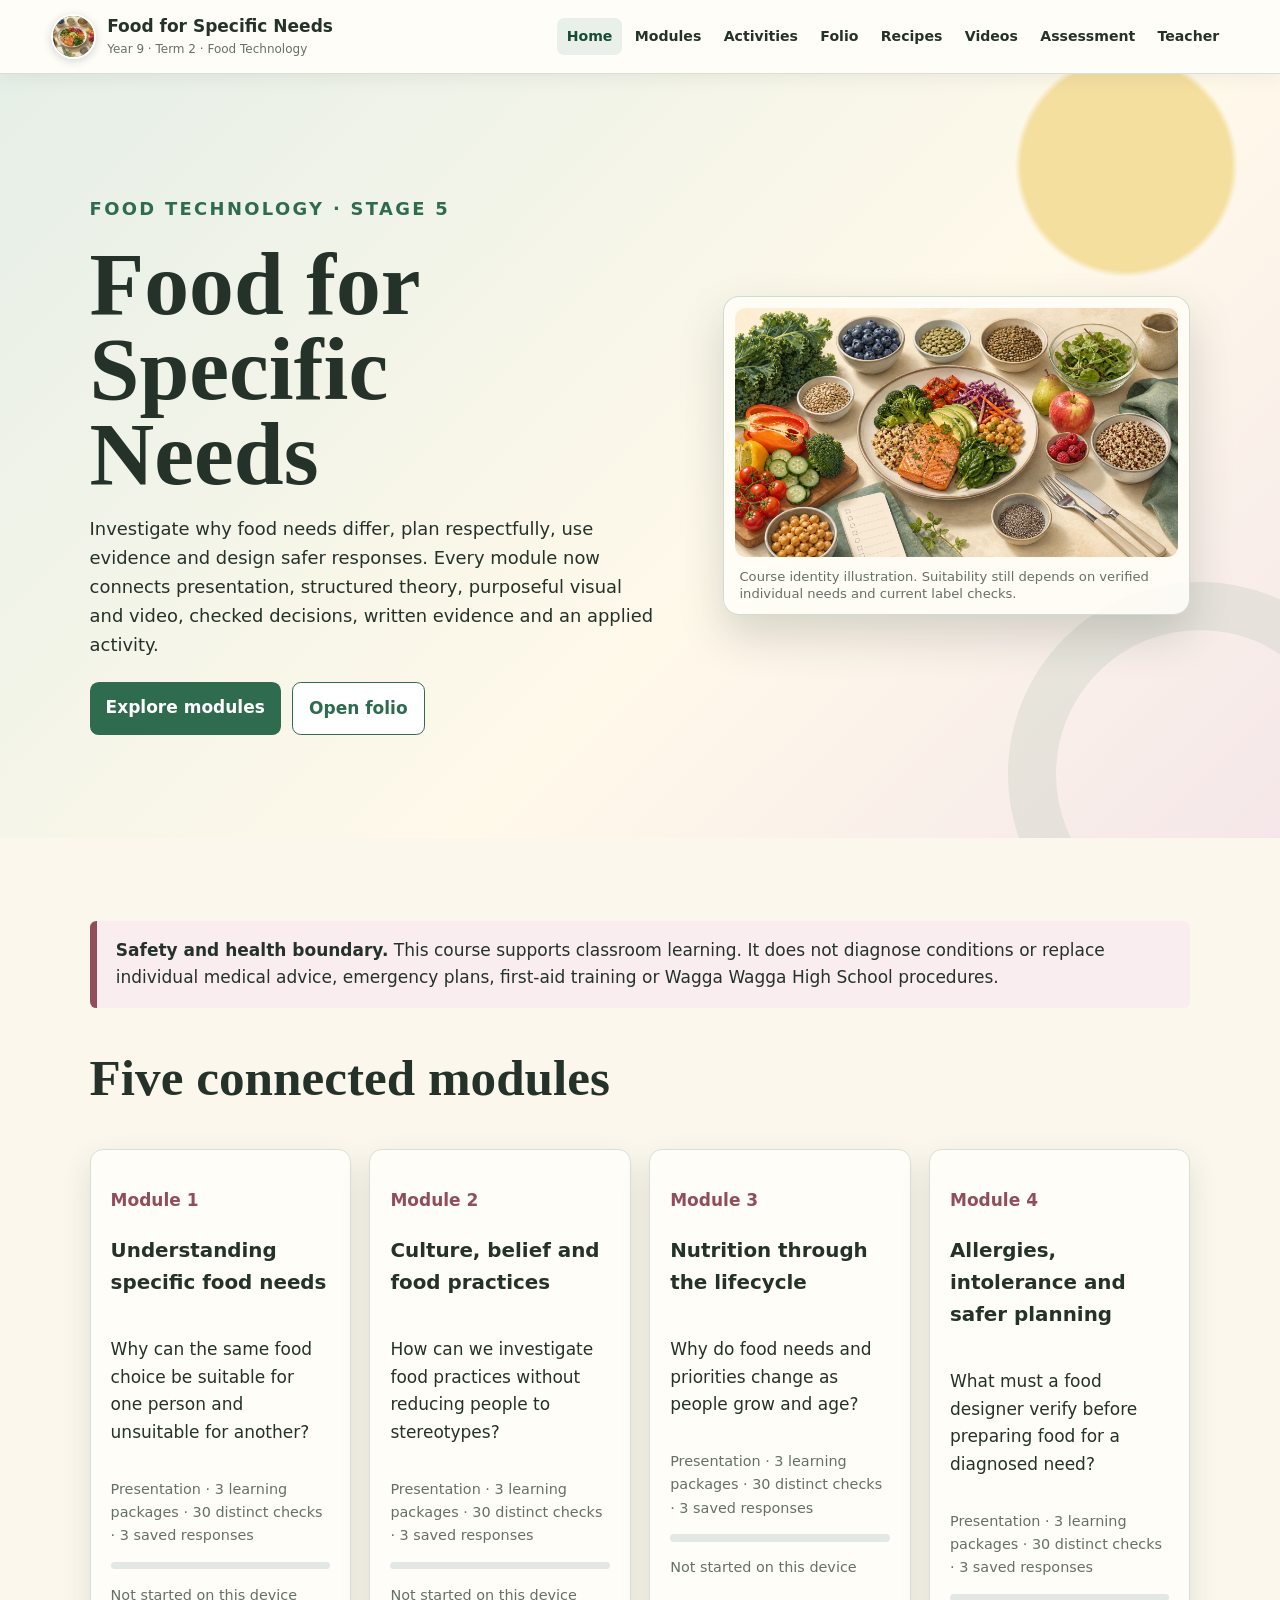
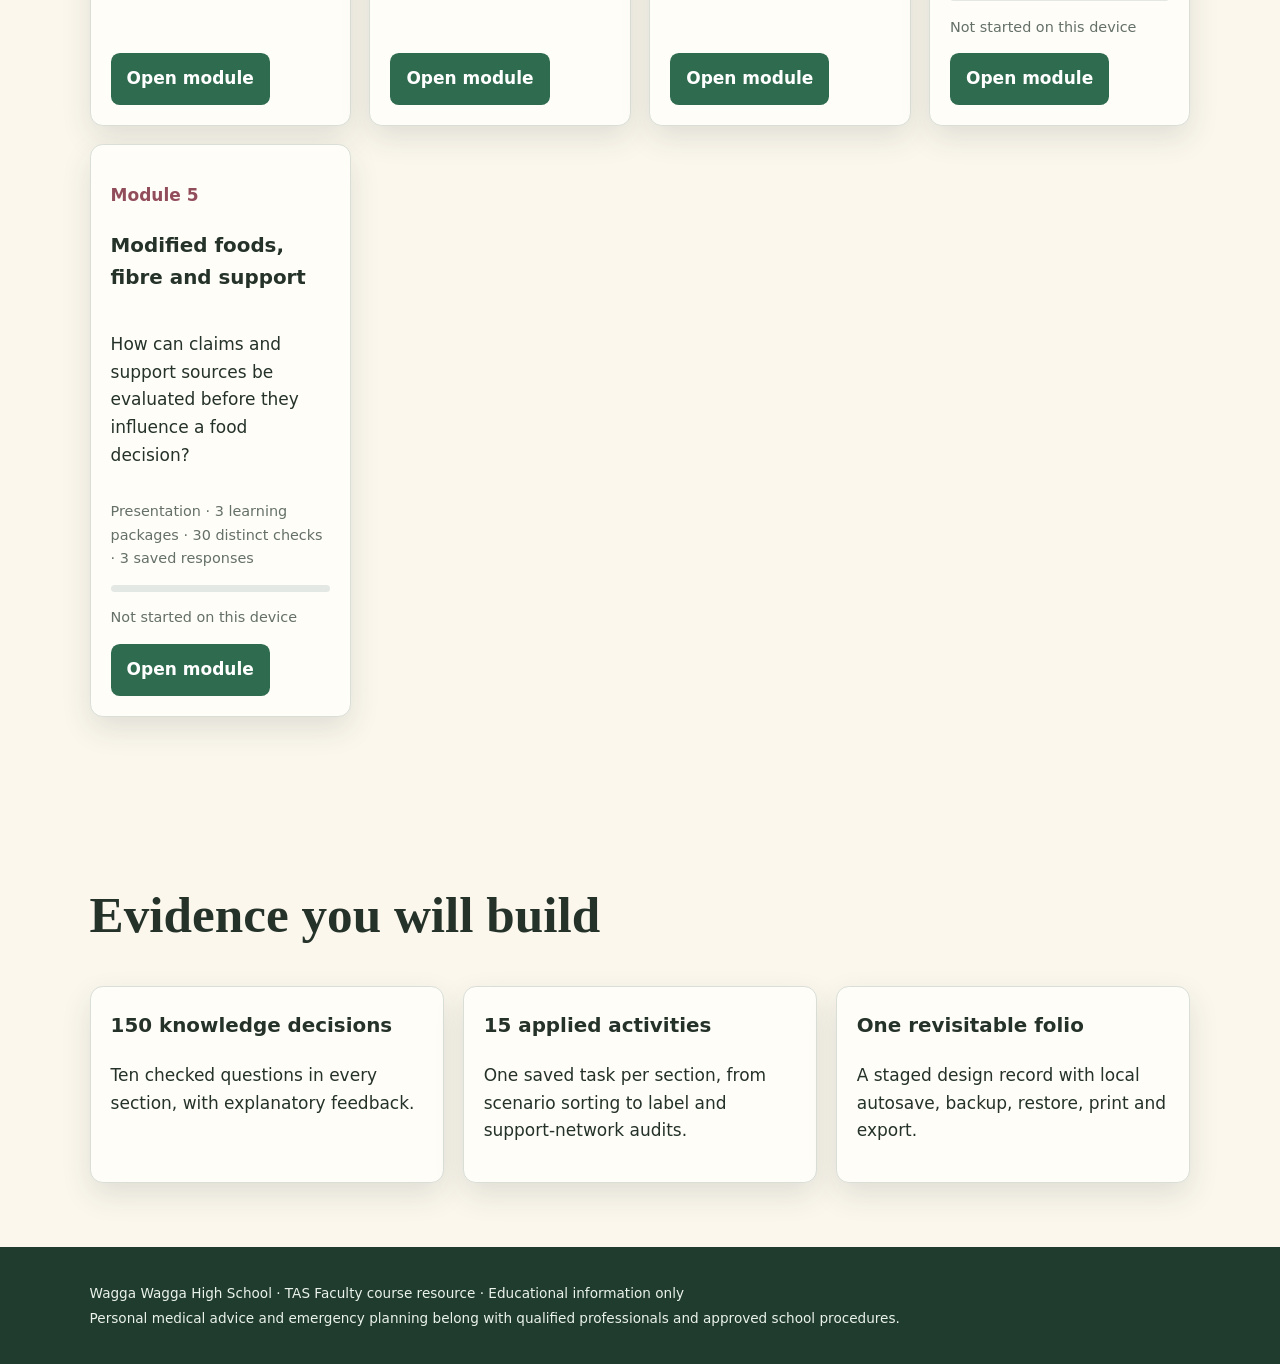
<file: index.html>
<!doctype html>
<html lang="en-AU"><head><meta charset="utf-8"><meta name="viewport" content="width=device-width,initial-scale=1">
<title>Home | Food for Specific Needs</title><link rel="stylesheet" href="assets/site.css?v=2"></head>
<body><a class="skip" href="#main">Skip to content</a>
<header class="site-header"><div class="brand"><span class="brand-mark"><img src="assets/food-for-specific-needs-identity-v1.png" alt=""></span><div><strong>Food for Specific Needs</strong><small>Year 9 · Term 2 · Food Technology</small></div></div>
<button class="nav-toggle" aria-expanded="false" aria-controls="site-nav">Menu</button><nav id="site-nav" aria-label="Course"><a href="index.html" class="active">Home</a><a href="index.html#modules">Modules</a><a href="activities.html">Activities</a><a href="folio.html">Folio</a><a href="recipes.html">Recipes</a><a href="videos.html">Videos</a><a href="assessment.html">Assessment</a><a href="teacher-resources.html">Teacher</a></nav></header>
<main id="main"><section class="hero"><div class="hero-inner"><div class="hero-copy"><p class="eyebrow">Food Technology · Stage 5</p><h1>Food for Specific Needs</h1><p>Investigate why food needs differ, plan respectfully, use evidence and design safer responses. Every module now connects presentation, structured theory, purposeful visual and video, checked decisions, written evidence and an applied activity.</p><div class="actions"><a class="button" href="#modules">Explore modules</a><a class="button secondary" href="folio.html">Open folio</a></div></div><figure class="hero-media"><img src="assets/food-for-specific-needs-identity-v1.png" alt="Illustrated meal-planning scene with a varied meal, vegetables, fruit, grains, legumes, seeds and a blank checklist."><figcaption>Course identity illustration. Suitability still depends on verified individual needs and current label checks.</figcaption></figure></div></section>
<section class="band"><div class="resume-strip" data-resume><strong>Continue where you left off:</strong> <a data-resume-link></a></div><div class="notice risk"><strong>Safety and health boundary.</strong> This course supports classroom learning. It does not diagnose conditions or replace individual medical advice, emergency plans, first-aid training or Wagga Wagga High School procedures.</div><h2 id="modules">Five connected modules</h2><div class="grid"><article class="card module-card" data-home-module="1"><p class="number">Module 1</p><h3>Understanding specific food needs</h3><p>Why can the same food choice be suitable for one person and unsuitable for another?</p><p class="meta">Presentation · 3 learning packages · 30 distinct checks · 3 saved responses</p><div class="progress"><span data-home-progress="1"></span></div><p class="progress-summary" data-home-summary="1">Not started on this device</p><a class="button" href="module-1.html">Open module</a></article><article class="card module-card" data-home-module="2"><p class="number">Module 2</p><h3>Culture, belief and food practices</h3><p>How can we investigate food practices without reducing people to stereotypes?</p><p class="meta">Presentation · 3 learning packages · 30 distinct checks · 3 saved responses</p><div class="progress"><span data-home-progress="2"></span></div><p class="progress-summary" data-home-summary="2">Not started on this device</p><a class="button" href="module-2.html">Open module</a></article><article class="card module-card" data-home-module="3"><p class="number">Module 3</p><h3>Nutrition through the lifecycle</h3><p>Why do food needs and priorities change as people grow and age?</p><p class="meta">Presentation · 3 learning packages · 30 distinct checks · 3 saved responses</p><div class="progress"><span data-home-progress="3"></span></div><p class="progress-summary" data-home-summary="3">Not started on this device</p><a class="button" href="module-3.html">Open module</a></article><article class="card module-card" data-home-module="4"><p class="number">Module 4</p><h3>Allergies, intolerance and safer planning</h3><p>What must a food designer verify before preparing food for a diagnosed need?</p><p class="meta">Presentation · 3 learning packages · 30 distinct checks · 3 saved responses</p><div class="progress"><span data-home-progress="4"></span></div><p class="progress-summary" data-home-summary="4">Not started on this device</p><a class="button" href="module-4.html">Open module</a></article><article class="card module-card" data-home-module="5"><p class="number">Module 5</p><h3>Modified foods, fibre and support</h3><p>How can claims and support sources be evaluated before they influence a food decision?</p><p class="meta">Presentation · 3 learning packages · 30 distinct checks · 3 saved responses</p><div class="progress"><span data-home-progress="5"></span></div><p class="progress-summary" data-home-summary="5">Not started on this device</p><a class="button" href="module-5.html">Open module</a></article></div></section>
<section class="band"><h2>Evidence you will build</h2><div class="grid"><article class="card"><h3>150 knowledge decisions</h3><p>Ten checked questions in every section, with explanatory feedback.</p></article><article class="card"><h3>15 applied activities</h3><p>One saved task per section, from scenario sorting to label and support-network audits.</p></article><article class="card"><h3>One revisitable folio</h3><p>A staged design record with local autosave, backup, restore, print and export.</p></article></div></section><script>const p='fsn:y9t2:';for(let n=1;n<=5;n++){const v=Number(localStorage.getItem(p+'module-progress:'+n)||0);document.querySelector(`[data-home-progress="${n}"]`).style.width=v+'%';document.querySelector(`[data-home-summary="${n}"]`).textContent=v?`${v}% complete on this device`:'Not started on this device';}const last=localStorage.getItem(p+'last-route');if(last){const box=document.querySelector('[data-resume]'),a=document.querySelector('[data-resume-link]');box.classList.add('show');a.href=last;a.textContent=last.replace('.html','').replace('-',' ');}</script></main>
<footer><p>Wagga Wagga High School · TAS Faculty course resource · Educational information only</p><p>Personal medical advice and emergency planning belong with qualified professionals and approved school procedures.</p></footer>
<script src="assets/site.js"></script></body></html>
</file>
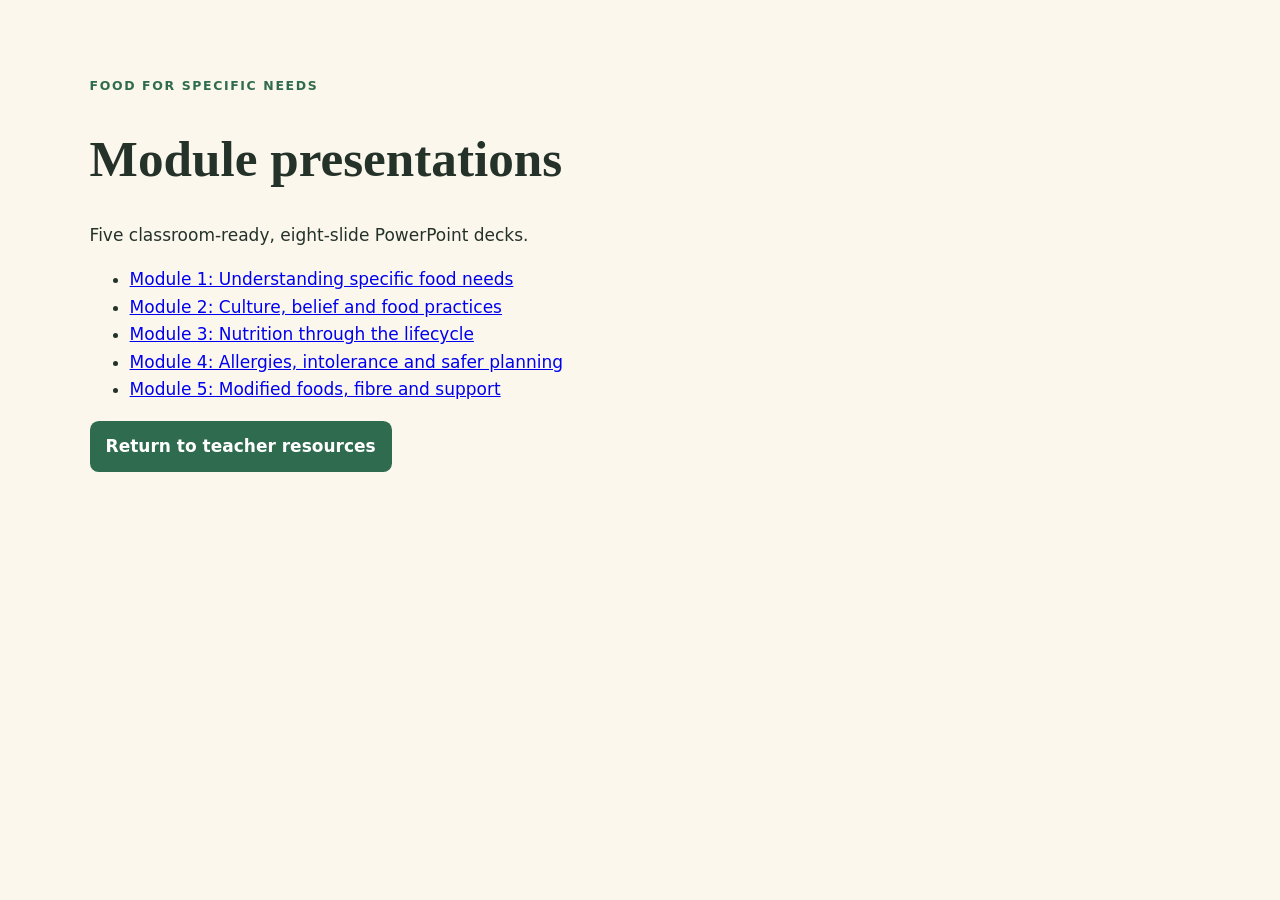
<file: resources/teacher/presentations/index.html>
<!doctype html><html lang="en-AU"><head><meta charset="utf-8"><meta name="viewport" content="width=device-width,initial-scale=1"><title>Module presentations</title><link rel="stylesheet" href="../../../assets/site.css?v=2"></head><body><main class="page"><p class="eyebrow">Food for Specific Needs</p><h1>Module presentations</h1><p>Five classroom-ready, eight-slide PowerPoint decks.</p><ul><li><a href="module-1-understanding-specific-food-needs.pptx">Module 1: Understanding specific food needs</a></li><li><a href="module-2-culture-belief-and-food-practices.pptx">Module 2: Culture, belief and food practices</a></li><li><a href="module-3-nutrition-through-the-lifecycle.pptx">Module 3: Nutrition through the lifecycle</a></li><li><a href="module-4-allergies-intolerance-and-safer-planning.pptx">Module 4: Allergies, intolerance and safer planning</a></li><li><a href="module-5-modified-foods-fibre-and-support.pptx">Module 5: Modified foods, fibre and support</a></li></ul><p><a class="button" href="../../../teacher-resources.html">Return to teacher resources</a></p></main></body></html>
</file>
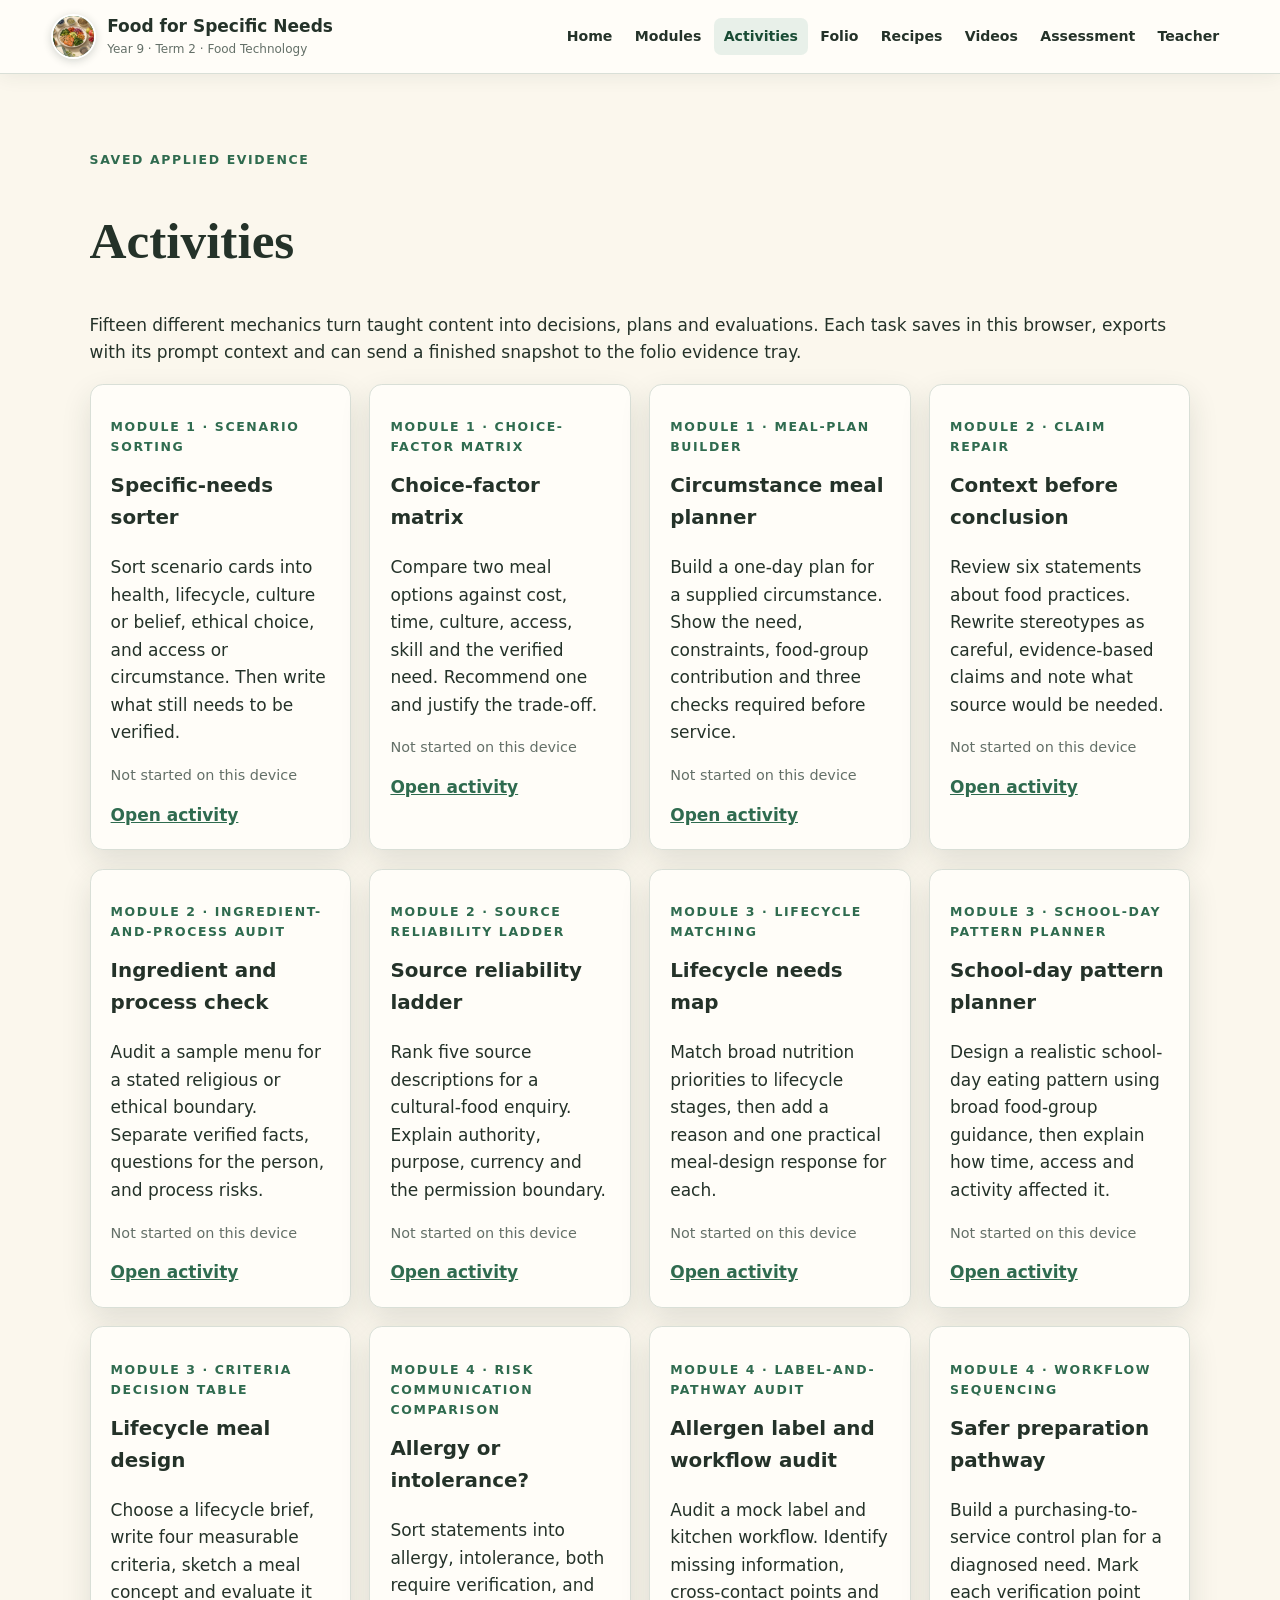
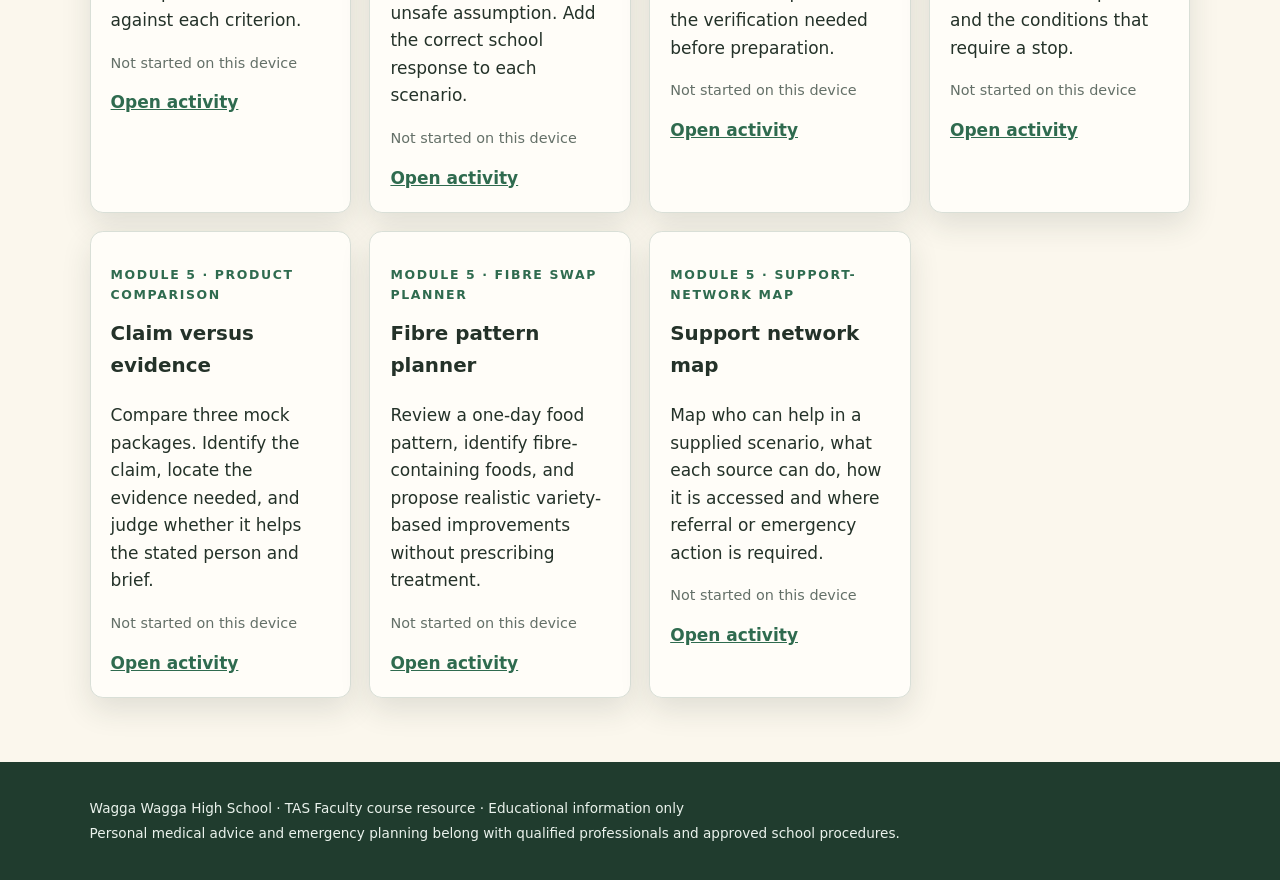
<file: activities.html>
<!doctype html>
<html lang="en-AU"><head><meta charset="utf-8"><meta name="viewport" content="width=device-width,initial-scale=1">
<title>Activities | Food for Specific Needs</title><link rel="stylesheet" href="assets/site.css?v=2"></head>
<body><a class="skip" href="#main">Skip to content</a>
<header class="site-header"><div class="brand"><span class="brand-mark"><img src="assets/food-for-specific-needs-identity-v1.png" alt=""></span><div><strong>Food for Specific Needs</strong><small>Year 9 · Term 2 · Food Technology</small></div></div>
<button class="nav-toggle" aria-expanded="false" aria-controls="site-nav">Menu</button><nav id="site-nav" aria-label="Course"><a href="index.html">Home</a><a href="index.html#modules">Modules</a><a href="activities.html" class="active">Activities</a><a href="folio.html">Folio</a><a href="recipes.html">Recipes</a><a href="videos.html">Videos</a><a href="assessment.html">Assessment</a><a href="teacher-resources.html">Teacher</a></nav></header>
<main id="main"><section class="page"><p class="eyebrow">Saved applied evidence</p><h1>Activities</h1><p>Fifteen different mechanics turn taught content into decisions, plans and evaluations. Each task saves in this browser, exports with its prompt context and can send a finished snapshot to the folio evidence tray.</p><div class="grid"><article class="card" data-activity-card="m1s1"><p class="eyebrow">Module 1 · Scenario sorting</p><h3>Specific-needs sorter</h3><p>Sort scenario cards into health, lifecycle, culture or belief, ethical choice, and access or circumstance. Then write what still needs to be verified.</p><p class="progress-summary" data-activity-summary="m1s1">Not started on this device</p><a href="activity.html?section=m1s1">Open activity</a></article><article class="card" data-activity-card="m1s2"><p class="eyebrow">Module 1 · Choice-factor matrix</p><h3>Choice-factor matrix</h3><p>Compare two meal options against cost, time, culture, access, skill and the verified need. Recommend one and justify the trade-off.</p><p class="progress-summary" data-activity-summary="m1s2">Not started on this device</p><a href="activity.html?section=m1s2">Open activity</a></article><article class="card" data-activity-card="m1s3"><p class="eyebrow">Module 1 · Meal-plan builder</p><h3>Circumstance meal planner</h3><p>Build a one-day plan for a supplied circumstance. Show the need, constraints, food-group contribution and three checks required before service.</p><p class="progress-summary" data-activity-summary="m1s3">Not started on this device</p><a href="activity.html?section=m1s3">Open activity</a></article><article class="card" data-activity-card="m2s1"><p class="eyebrow">Module 2 · Claim repair</p><h3>Context before conclusion</h3><p>Review six statements about food practices. Rewrite stereotypes as careful, evidence-based claims and note what source would be needed.</p><p class="progress-summary" data-activity-summary="m2s1">Not started on this device</p><a href="activity.html?section=m2s1">Open activity</a></article><article class="card" data-activity-card="m2s2"><p class="eyebrow">Module 2 · Ingredient-and-process audit</p><h3>Ingredient and process check</h3><p>Audit a sample menu for a stated religious or ethical boundary. Separate verified facts, questions for the person, and process risks.</p><p class="progress-summary" data-activity-summary="m2s2">Not started on this device</p><a href="activity.html?section=m2s2">Open activity</a></article><article class="card" data-activity-card="m2s3"><p class="eyebrow">Module 2 · Source reliability ladder</p><h3>Source reliability ladder</h3><p>Rank five source descriptions for a cultural-food enquiry. Explain authority, purpose, currency and the permission boundary.</p><p class="progress-summary" data-activity-summary="m2s3">Not started on this device</p><a href="activity.html?section=m2s3">Open activity</a></article><article class="card" data-activity-card="m3s1"><p class="eyebrow">Module 3 · Lifecycle matching</p><h3>Lifecycle needs map</h3><p>Match broad nutrition priorities to lifecycle stages, then add a reason and one practical meal-design response for each.</p><p class="progress-summary" data-activity-summary="m3s1">Not started on this device</p><a href="activity.html?section=m3s1">Open activity</a></article><article class="card" data-activity-card="m3s2"><p class="eyebrow">Module 3 · School-day pattern planner</p><h3>School-day pattern planner</h3><p>Design a realistic school-day eating pattern using broad food-group guidance, then explain how time, access and activity affected it.</p><p class="progress-summary" data-activity-summary="m3s2">Not started on this device</p><a href="activity.html?section=m3s2">Open activity</a></article><article class="card" data-activity-card="m3s3"><p class="eyebrow">Module 3 · Criteria decision table</p><h3>Lifecycle meal design</h3><p>Choose a lifecycle brief, write four measurable criteria, sketch a meal concept and evaluate it against each criterion.</p><p class="progress-summary" data-activity-summary="m3s3">Not started on this device</p><a href="activity.html?section=m3s3">Open activity</a></article><article class="card" data-activity-card="m4s1"><p class="eyebrow">Module 4 · Risk communication comparison</p><h3>Allergy or intolerance?</h3><p>Sort statements into allergy, intolerance, both require verification, and unsafe assumption. Add the correct school response to each scenario.</p><p class="progress-summary" data-activity-summary="m4s1">Not started on this device</p><a href="activity.html?section=m4s1">Open activity</a></article><article class="card" data-activity-card="m4s2"><p class="eyebrow">Module 4 · Label-and-pathway audit</p><h3>Allergen label and workflow audit</h3><p>Audit a mock label and kitchen workflow. Identify missing information, cross-contact points and the verification needed before preparation.</p><p class="progress-summary" data-activity-summary="m4s2">Not started on this device</p><a href="activity.html?section=m4s2">Open activity</a></article><article class="card" data-activity-card="m4s3"><p class="eyebrow">Module 4 · Workflow sequencing</p><h3>Safer preparation pathway</h3><p>Build a purchasing-to-service control plan for a diagnosed need. Mark each verification point and the conditions that require a stop.</p><p class="progress-summary" data-activity-summary="m4s3">Not started on this device</p><a href="activity.html?section=m4s3">Open activity</a></article><article class="card" data-activity-card="m5s1"><p class="eyebrow">Module 5 · Product comparison</p><h3>Claim versus evidence</h3><p>Compare three mock packages. Identify the claim, locate the evidence needed, and judge whether it helps the stated person and brief.</p><p class="progress-summary" data-activity-summary="m5s1">Not started on this device</p><a href="activity.html?section=m5s1">Open activity</a></article><article class="card" data-activity-card="m5s2"><p class="eyebrow">Module 5 · Fibre swap planner</p><h3>Fibre pattern planner</h3><p>Review a one-day food pattern, identify fibre-containing foods, and propose realistic variety-based improvements without prescribing treatment.</p><p class="progress-summary" data-activity-summary="m5s2">Not started on this device</p><a href="activity.html?section=m5s2">Open activity</a></article><article class="card" data-activity-card="m5s3"><p class="eyebrow">Module 5 · Support-network map</p><h3>Support network map</h3><p>Map who can help in a supplied scenario, what each source can do, how it is accessed and where referral or emergency action is required.</p><p class="progress-summary" data-activity-summary="m5s3">Not started on this device</p><a href="activity.html?section=m5s3">Open activity</a></article></div></section><script>document.querySelectorAll('[data-activity-summary]').forEach(x=>{const v=localStorage.getItem('fsn:y9t2:activity-complete:'+x.dataset.activitySummary);x.textContent=v==='1'?'Completed on this device':(localStorage.getItem('fsn:y9t2:activity-started:'+x.dataset.activitySummary)?'In progress on this device':'Not started on this device');});</script></main>
<footer><p>Wagga Wagga High School · TAS Faculty course resource · Educational information only</p><p>Personal medical advice and emergency planning belong with qualified professionals and approved school procedures.</p></footer>
<script src="assets/site.js"></script></body></html>
</file>
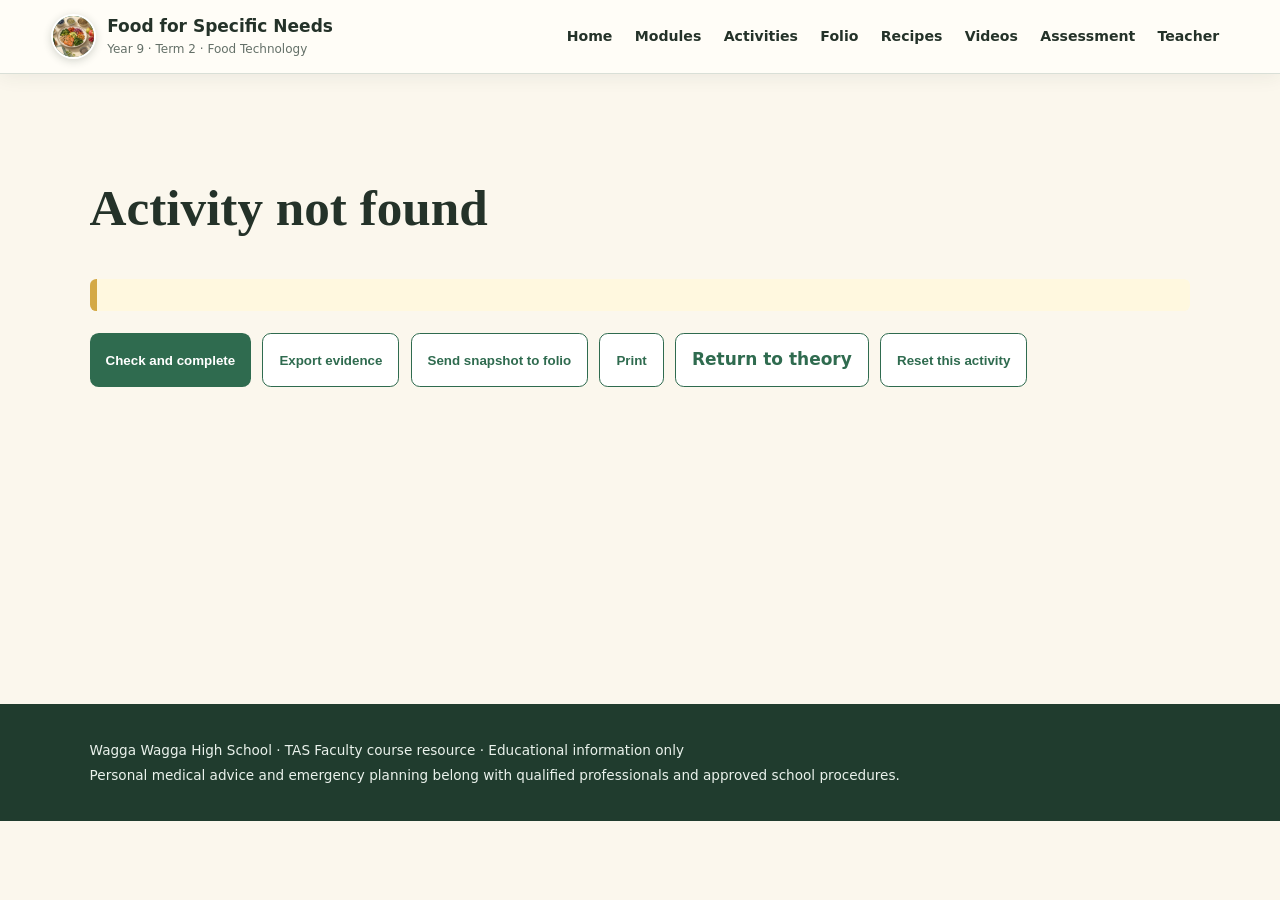
<file: activity.html>
<!doctype html>
<html lang="en-AU"><head><meta charset="utf-8"><meta name="viewport" content="width=device-width,initial-scale=1">
<title>Activity | Food for Specific Needs</title><link rel="stylesheet" href="assets/site.css?v=2"></head>
<body><a class="skip" href="#main">Skip to content</a>
<header class="site-header"><div class="brand"><span class="brand-mark"><img src="assets/food-for-specific-needs-identity-v1.png" alt=""></span><div><strong>Food for Specific Needs</strong><small>Year 9 · Term 2 · Food Technology</small></div></div>
<button class="nav-toggle" aria-expanded="false" aria-controls="site-nav">Menu</button><nav id="site-nav" aria-label="Course"><a href="index.html">Home</a><a href="index.html#modules">Modules</a><a href="activities.html">Activities</a><a href="folio.html">Folio</a><a href="recipes.html">Recipes</a><a href="videos.html">Videos</a><a href="assessment.html">Assessment</a><a href="teacher-resources.html">Teacher</a></nav></header>
<main id="main"><section class="page"><p class="eyebrow" data-a-code></p><h1 data-a-title>Loading activity…</h1><p class="notice"><strong data-a-mechanic></strong> <span data-a-instruction></span></p><p data-a-prompt></p><div data-a-fields></div><div class="actions"><button class="button" data-complete>Check and complete</button><button class="button secondary" data-export>Export evidence</button><button class="button secondary" data-send-folio>Send snapshot to folio</button><button class="button secondary" onclick="FSN.print()">Print</button><a class="button secondary" data-return>Return to theory</a><button class="button secondary" data-reset>Reset this activity</button></div><p class="status" data-a-status aria-live="polite"></p></section><script src="assets/course-data.js"></script><script src="assets/activity.js"></script></main>
<footer><p>Wagga Wagga High School · TAS Faculty course resource · Educational information only</p><p>Personal medical advice and emergency planning belong with qualified professionals and approved school procedures.</p></footer>
<script src="assets/site.js"></script></body></html>
</file>
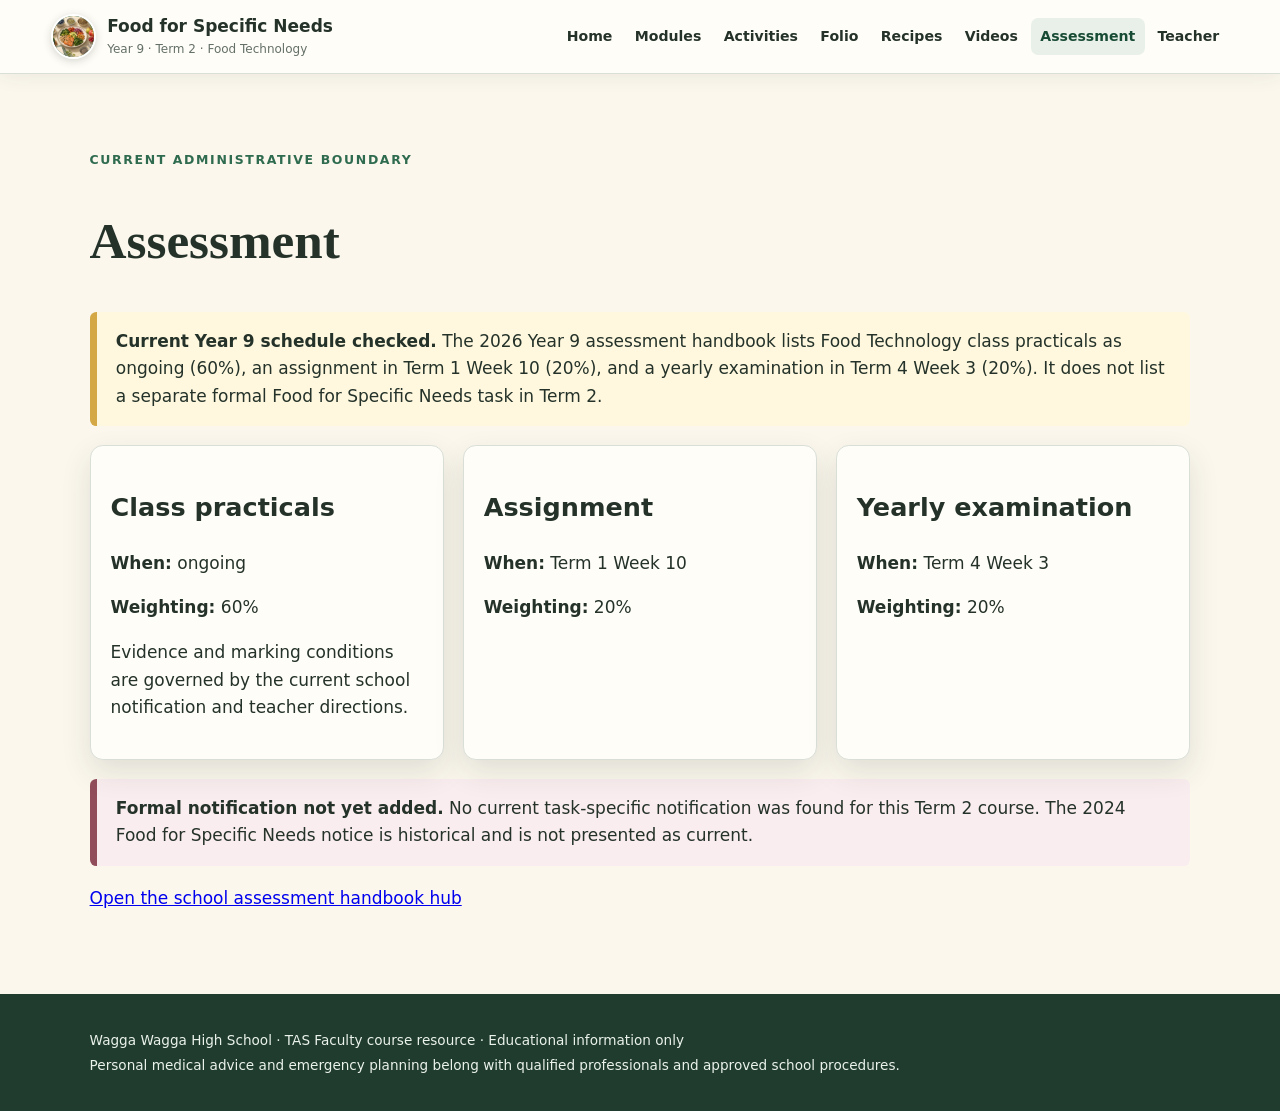
<file: assessment.html>
<!doctype html>
<html lang="en-AU"><head><meta charset="utf-8"><meta name="viewport" content="width=device-width,initial-scale=1">
<title>Assessment | Food for Specific Needs</title><link rel="stylesheet" href="assets/site.css?v=2"></head>
<body><a class="skip" href="#main">Skip to content</a>
<header class="site-header"><div class="brand"><span class="brand-mark"><img src="assets/food-for-specific-needs-identity-v1.png" alt=""></span><div><strong>Food for Specific Needs</strong><small>Year 9 · Term 2 · Food Technology</small></div></div>
<button class="nav-toggle" aria-expanded="false" aria-controls="site-nav">Menu</button><nav id="site-nav" aria-label="Course"><a href="index.html">Home</a><a href="index.html#modules">Modules</a><a href="activities.html">Activities</a><a href="folio.html">Folio</a><a href="recipes.html">Recipes</a><a href="videos.html">Videos</a><a href="assessment.html" class="active">Assessment</a><a href="teacher-resources.html">Teacher</a></nav></header>
<main id="main"><section class="page"><p class="eyebrow">Current administrative boundary</p><h1>Assessment</h1><div class="notice"><strong>Current Year 9 schedule checked.</strong> The 2026 Year 9 assessment handbook lists Food Technology class practicals as ongoing (60%), an assignment in Term 1 Week 10 (20%), and a yearly examination in Term 4 Week 3 (20%). It does not list a separate formal Food for Specific Needs task in Term 2.</div><div class="grid"><article class="card"><h2>Class practicals</h2><p><strong>When:</strong> ongoing</p><p><strong>Weighting:</strong> 60%</p><p>Evidence and marking conditions are governed by the current school notification and teacher directions.</p></article><article class="card"><h2>Assignment</h2><p><strong>When:</strong> Term 1 Week 10</p><p><strong>Weighting:</strong> 20%</p></article><article class="card"><h2>Yearly examination</h2><p><strong>When:</strong> Term 4 Week 3</p><p><strong>Weighting:</strong> 20%</p></article></div><div class="notice risk"><strong>Formal notification not yet added.</strong> No current task-specific notification was found for this Term 2 course. The 2024 Food for Specific Needs notice is historical and is not presented as current.</div><p><a href="https://sites.google.com/education.nsw.gov.au/wwhsstudentparentinformation/curriculum-information/assessment-handbooks">Open the school assessment handbook hub</a></p></section></main>
<footer><p>Wagga Wagga High School · TAS Faculty course resource · Educational information only</p><p>Personal medical advice and emergency planning belong with qualified professionals and approved school procedures.</p></footer>
<script src="assets/site.js"></script></body></html>
</file>
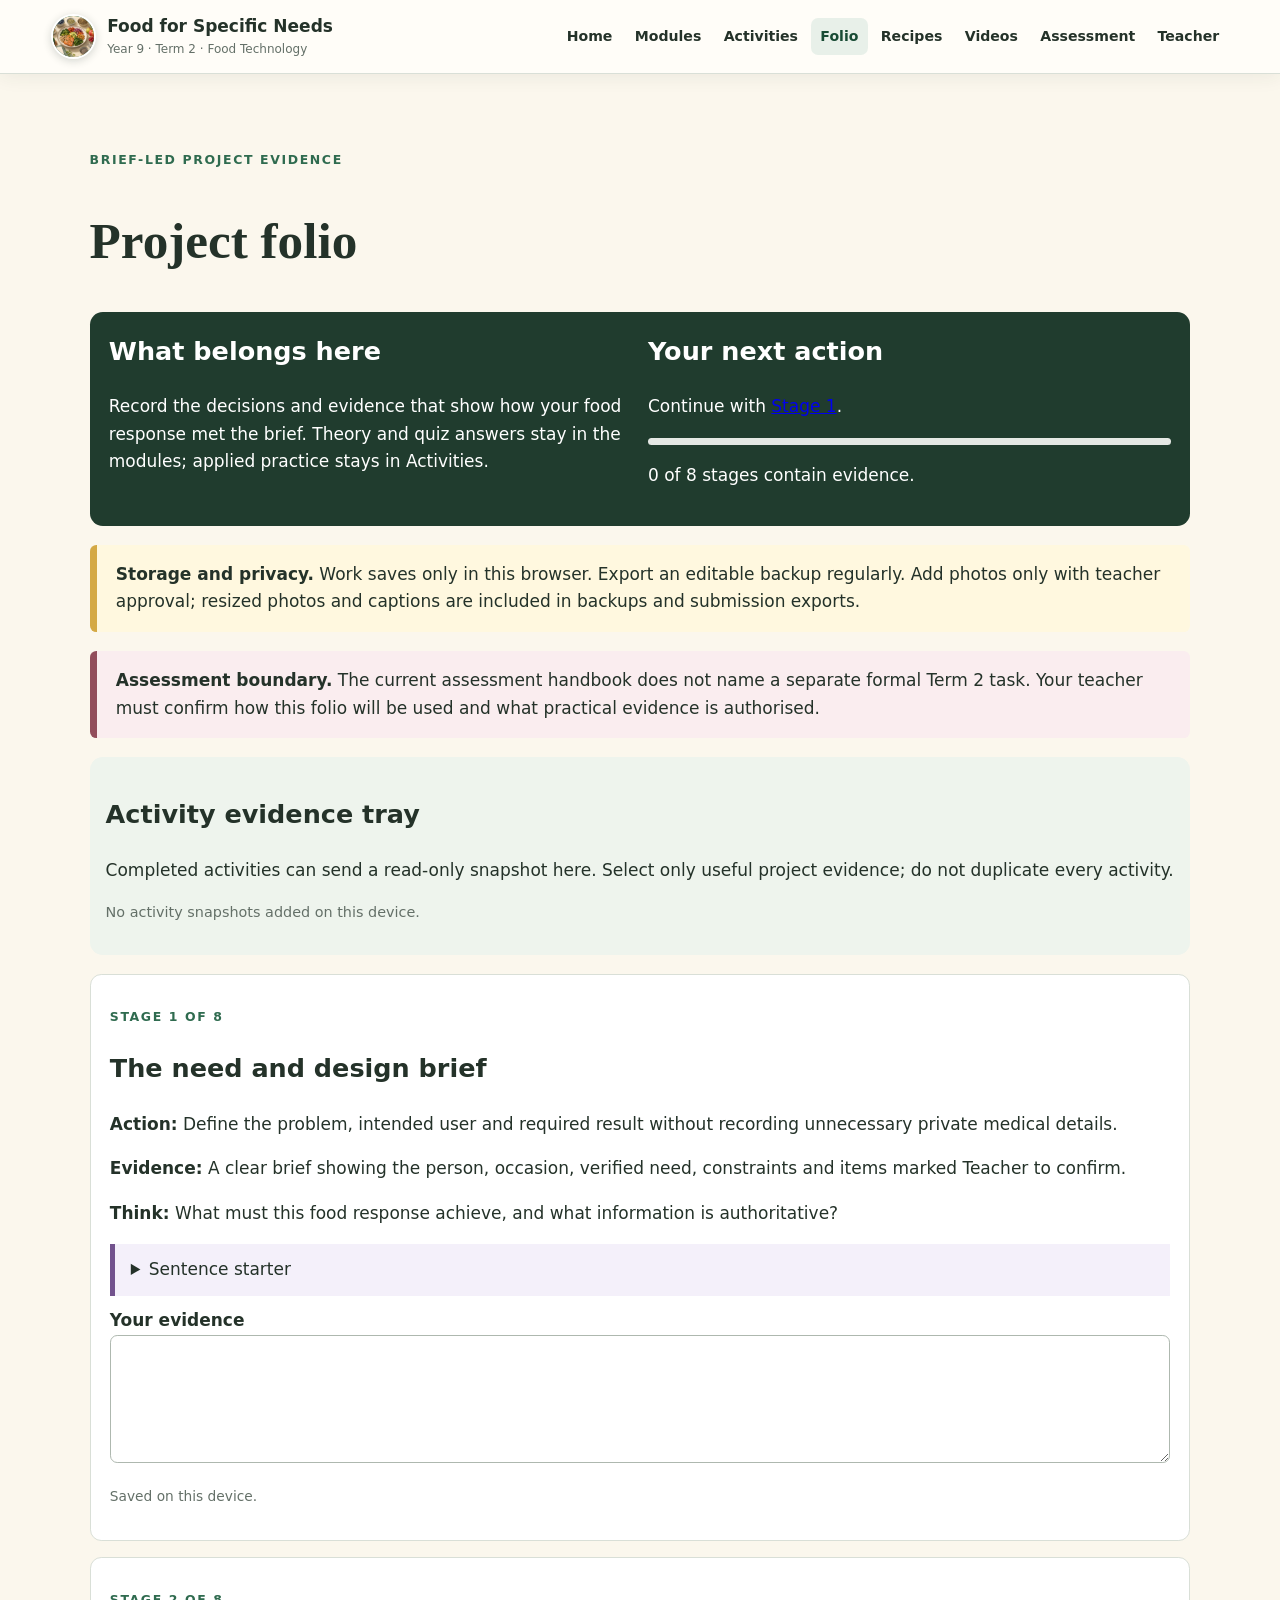
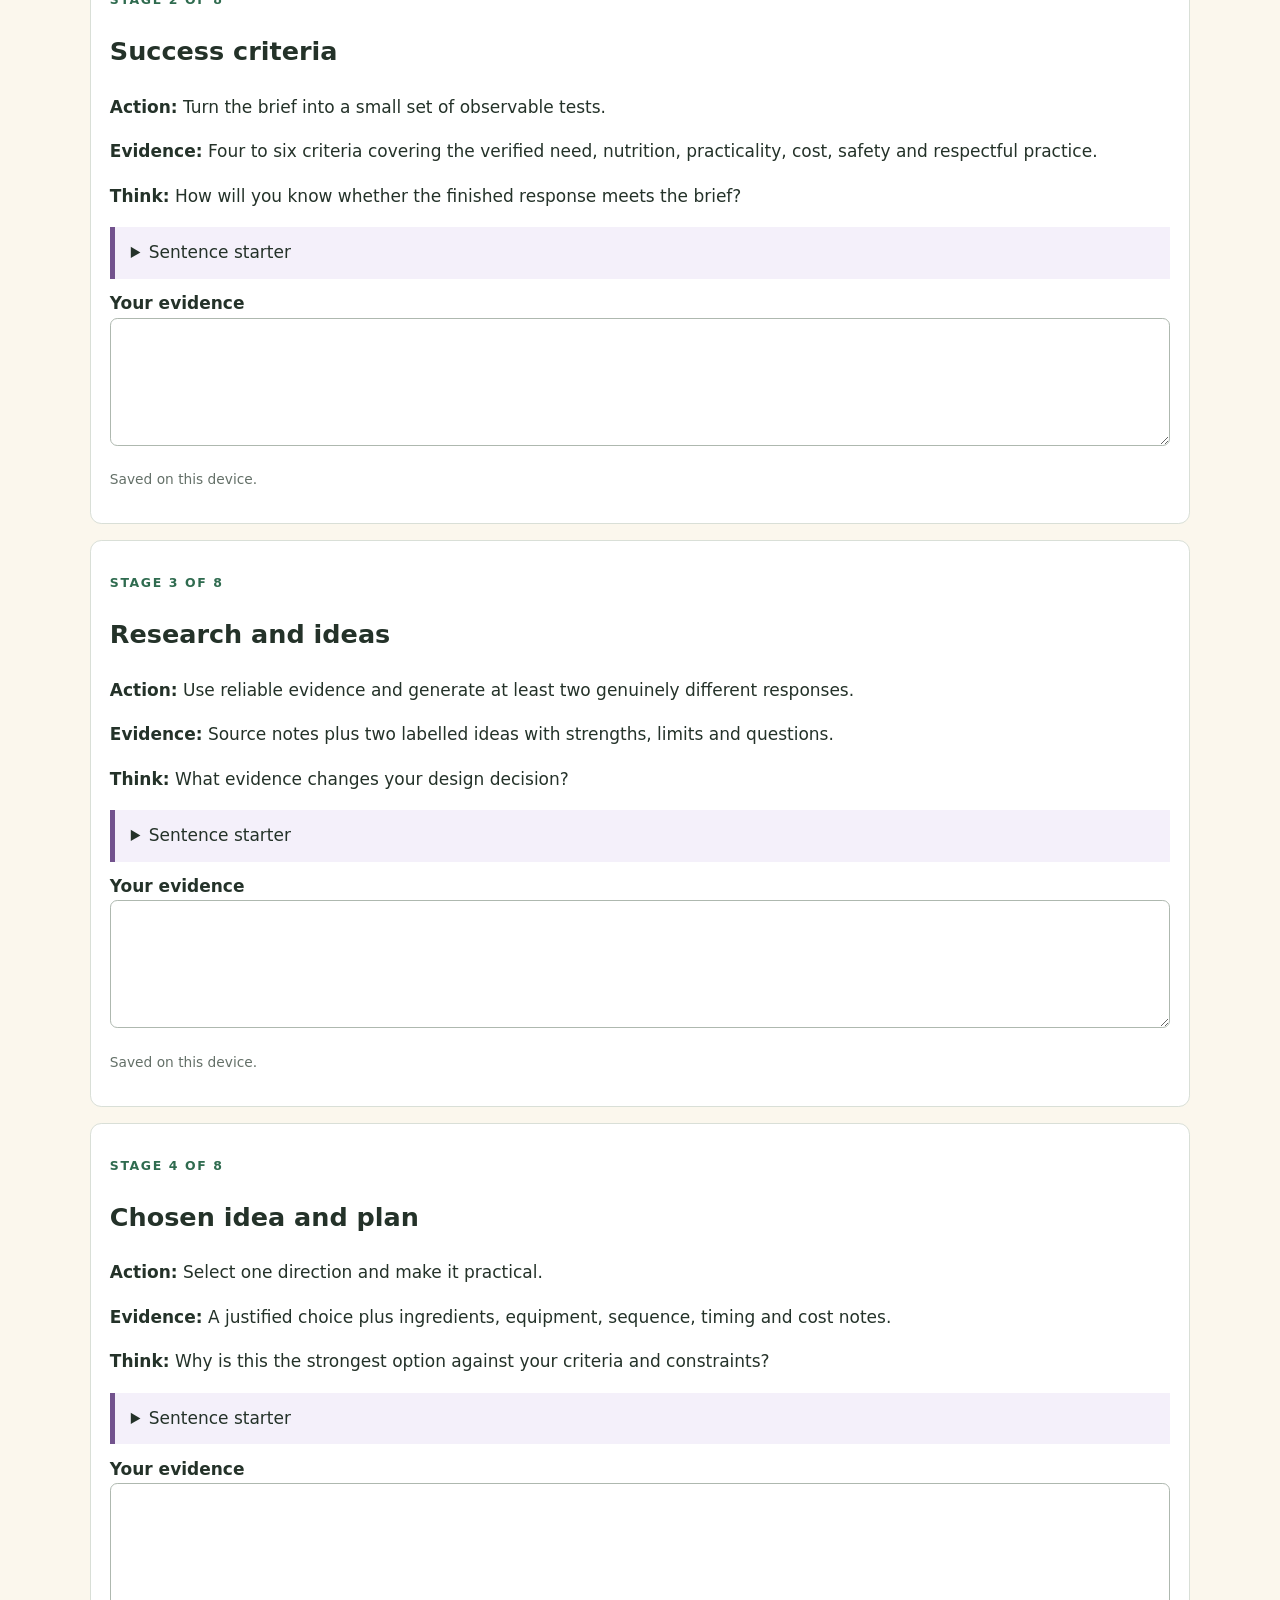
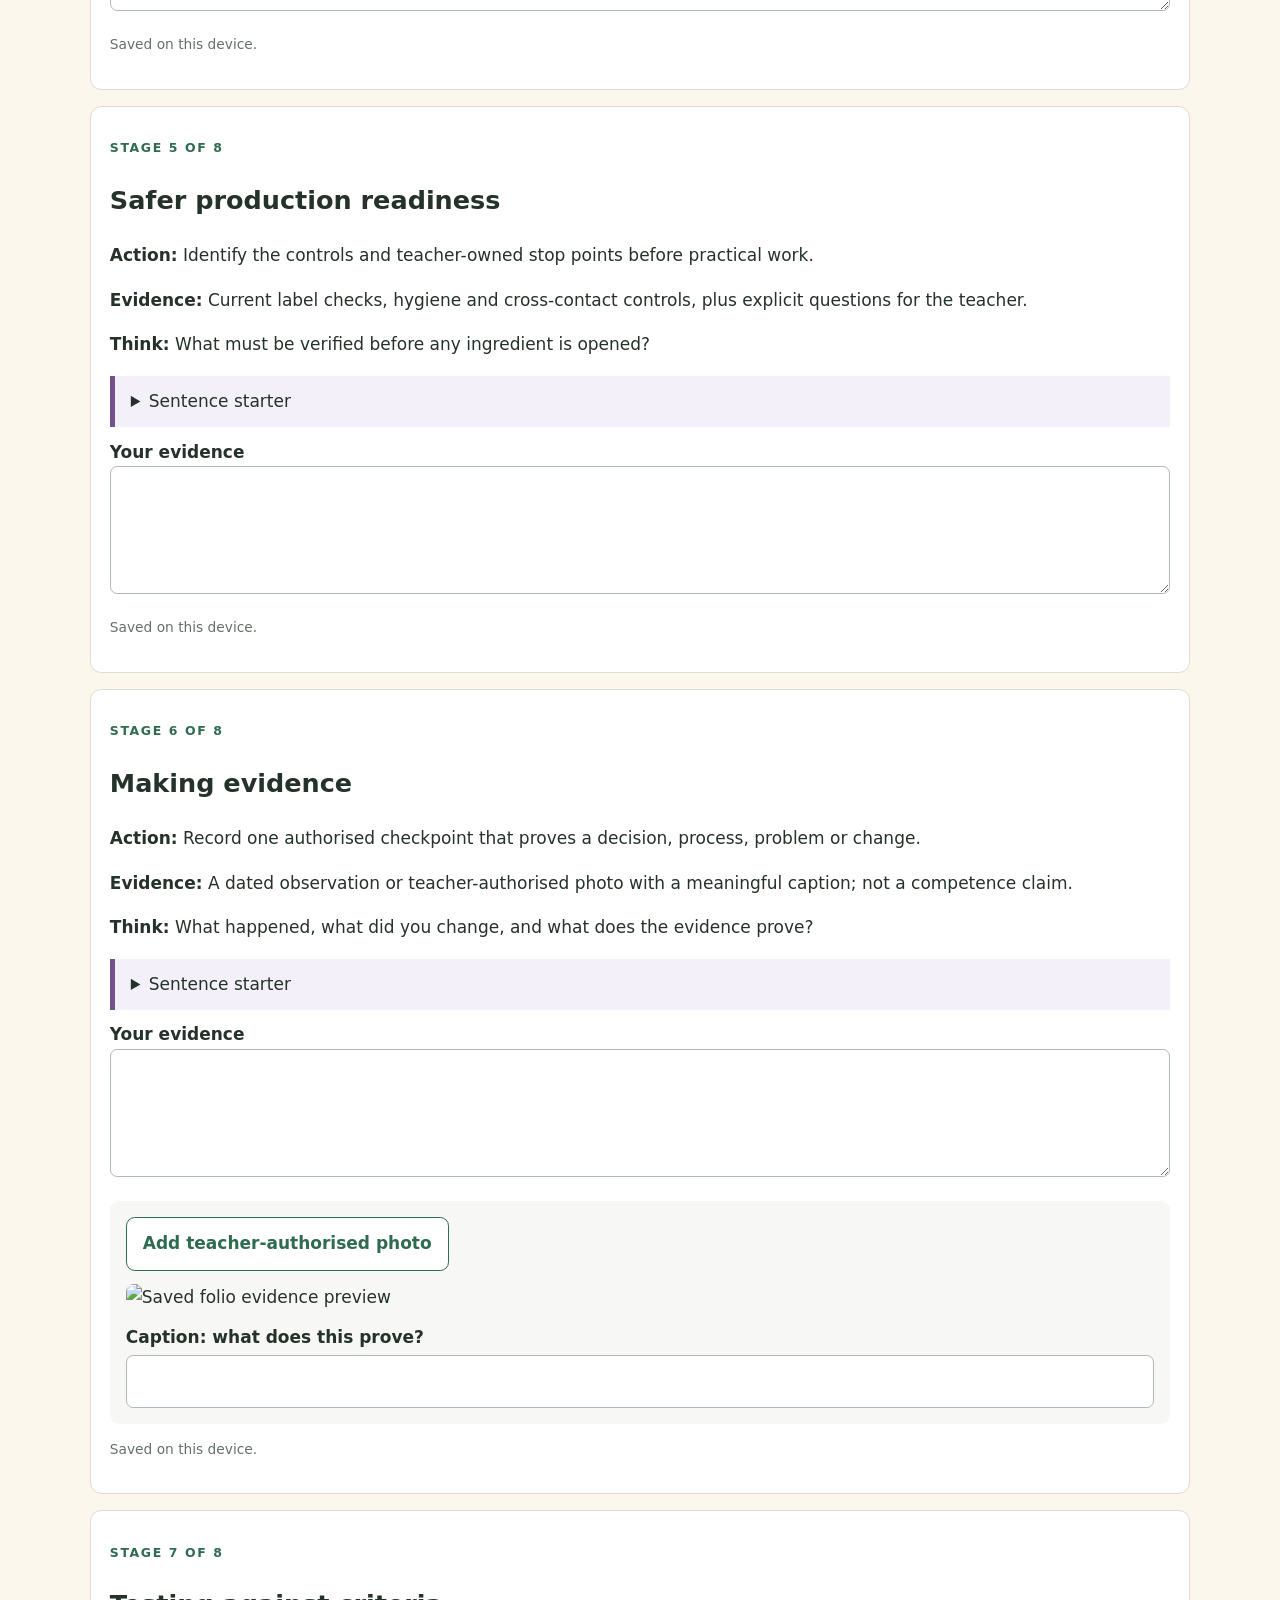
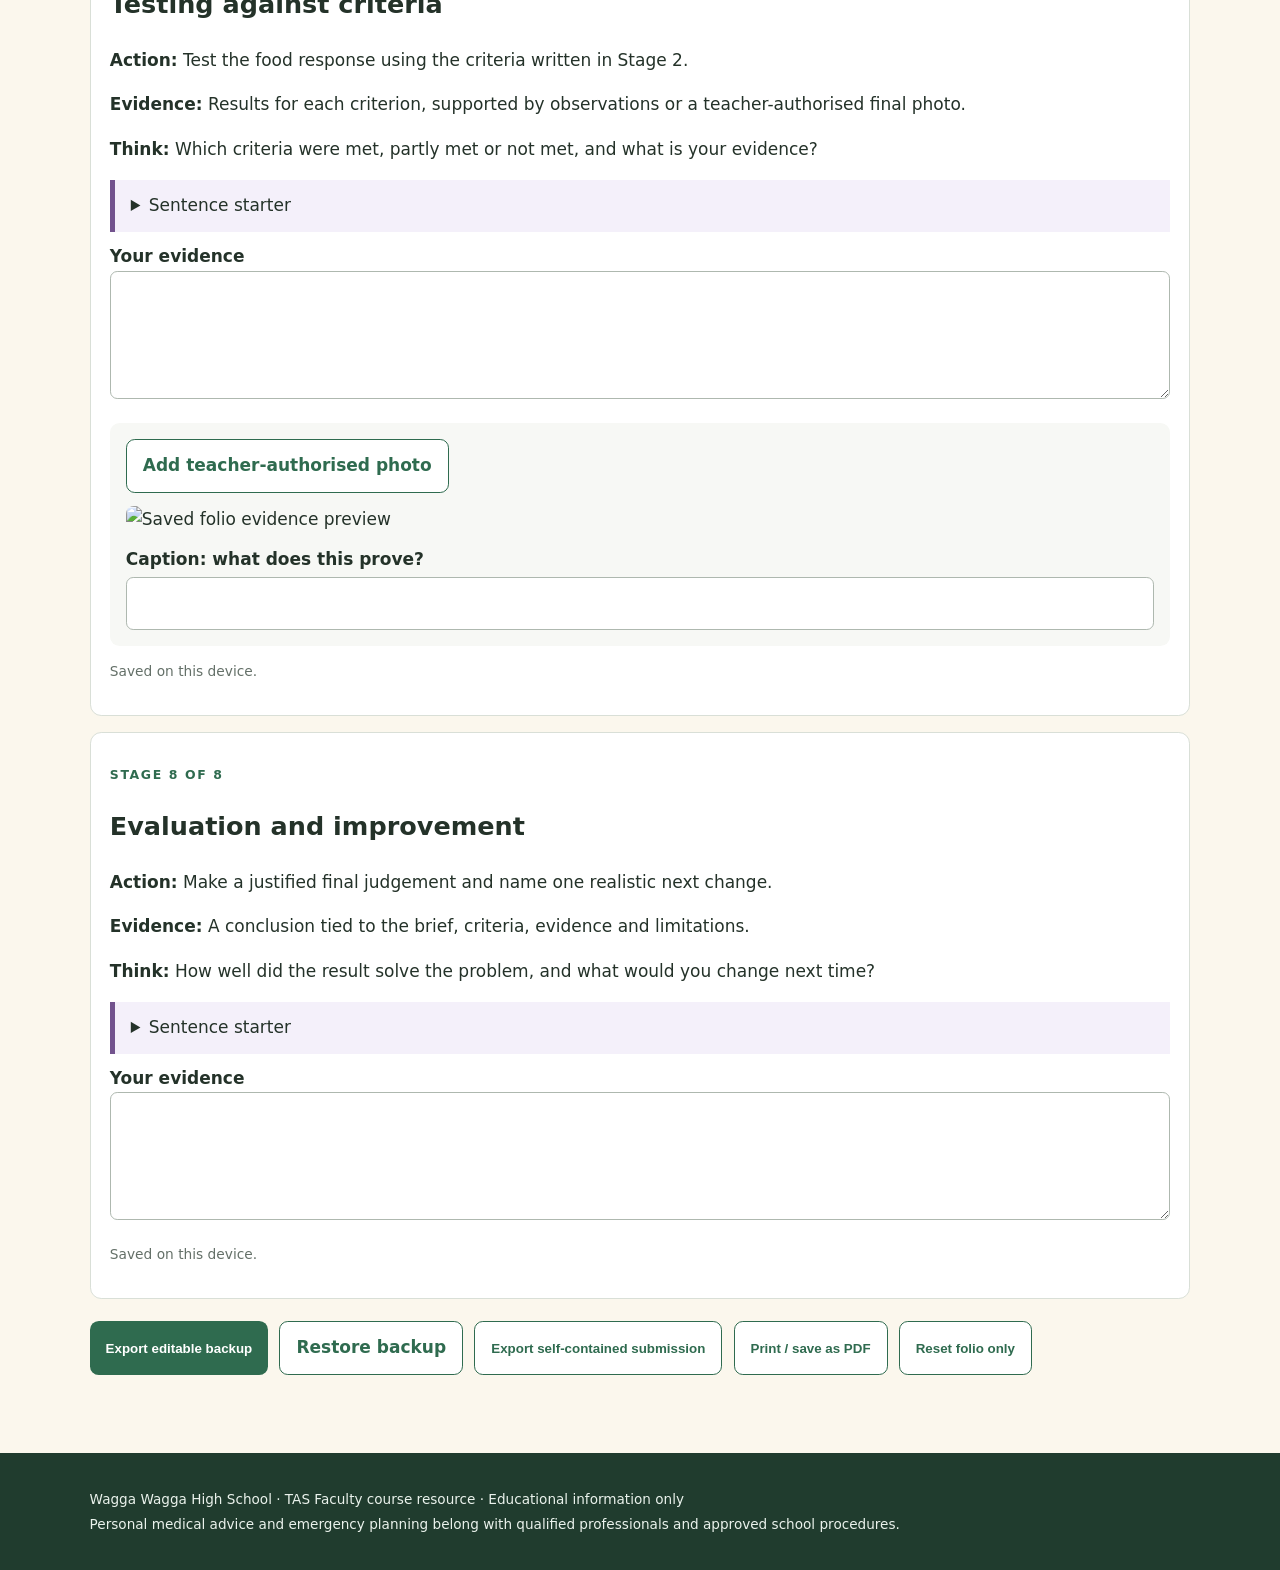
<file: folio.html>
<!doctype html>
<html lang="en-AU"><head><meta charset="utf-8"><meta name="viewport" content="width=device-width,initial-scale=1">
<title>Project folio | Food for Specific Needs</title><link rel="stylesheet" href="assets/site.css?v=2"></head>
<body><a class="skip" href="#main">Skip to content</a>
<header class="site-header"><div class="brand"><span class="brand-mark"><img src="assets/food-for-specific-needs-identity-v1.png" alt=""></span><div><strong>Food for Specific Needs</strong><small>Year 9 · Term 2 · Food Technology</small></div></div>
<button class="nav-toggle" aria-expanded="false" aria-controls="site-nav">Menu</button><nav id="site-nav" aria-label="Course"><a href="index.html">Home</a><a href="index.html#modules">Modules</a><a href="activities.html">Activities</a><a href="folio.html" class="active">Folio</a><a href="recipes.html">Recipes</a><a href="videos.html">Videos</a><a href="assessment.html">Assessment</a><a href="teacher-resources.html">Teacher</a></nav></header>
<main id="main"><section class="page"><p class="eyebrow">Brief-led project evidence</p><h1>Project folio</h1><div class="folio-orientation"><div><h2>What belongs here</h2><p>Record the decisions and evidence that show how your food response met the brief. Theory and quiz answers stay in the modules; applied practice stays in Activities.</p></div><div><h2>Your next action</h2><p data-folio-next>Begin with Stage 1.</p><div class="progress"><span data-folio-progress></span></div><p data-folio-meter>0 of 8 stages contain evidence.</p></div></div><div class="notice"><strong>Storage and privacy.</strong> Work saves only in this browser. Export an editable backup regularly. Add photos only with teacher approval; resized photos and captions are included in backups and submission exports.</div><div class="notice risk"><strong>Assessment boundary.</strong> The current assessment handbook does not name a separate formal Term 2 task. Your teacher must confirm how this folio will be used and what practical evidence is authorised.</div><section class="activity-tray"><h2>Activity evidence tray</h2><p>Completed activities can send a read-only snapshot here. Select only useful project evidence; do not duplicate every activity.</p><div data-activity-tray><p class="meta">No activity snapshots added on this device.</p></div></section><section class="folio-stage" id="folio-stage-1" data-folio-card="1"><p class="eyebrow">Stage 1 of 8</p><h2>The need and design brief</h2><p><strong>Action:</strong> Define the problem, intended user and required result without recording unnecessary private medical details.</p><p><strong>Evidence:</strong> A clear brief showing the person, occasion, verified need, constraints and items marked Teacher to confirm.</p><p><strong>Think:</strong> What must this food response achieve, and what information is authoritative?</p><details class="response-help"><summary>Sentence starter</summary><p>The design brief asks me to ... for ... The verified requirement is ...</p></details><label for="folio-1"><strong>Your evidence</strong></label><textarea id="folio-1" data-folio="1" aria-label="The need and design brief"></textarea><p class="status">Saved on this device.</p></section><section class="folio-stage" id="folio-stage-2" data-folio-card="2"><p class="eyebrow">Stage 2 of 8</p><h2>Success criteria</h2><p><strong>Action:</strong> Turn the brief into a small set of observable tests.</p><p><strong>Evidence:</strong> Four to six criteria covering the verified need, nutrition, practicality, cost, safety and respectful practice.</p><p><strong>Think:</strong> How will you know whether the finished response meets the brief?</p><details class="response-help"><summary>Sentence starter</summary><p>The result will be successful if ... This can be checked by ...</p></details><label for="folio-2"><strong>Your evidence</strong></label><textarea id="folio-2" data-folio="2" aria-label="Success criteria"></textarea><p class="status">Saved on this device.</p></section><section class="folio-stage" id="folio-stage-3" data-folio-card="3"><p class="eyebrow">Stage 3 of 8</p><h2>Research and ideas</h2><p><strong>Action:</strong> Use reliable evidence and generate at least two genuinely different responses.</p><p><strong>Evidence:</strong> Source notes plus two labelled ideas with strengths, limits and questions.</p><p><strong>Think:</strong> What evidence changes your design decision?</p><details class="response-help"><summary>Sentence starter</summary><p>Source ... supports ... One possible response is ... Another is ...</p></details><label for="folio-3"><strong>Your evidence</strong></label><textarea id="folio-3" data-folio="3" aria-label="Research and ideas"></textarea><p class="status">Saved on this device.</p></section><section class="folio-stage" id="folio-stage-4" data-folio-card="4"><p class="eyebrow">Stage 4 of 8</p><h2>Chosen idea and plan</h2><p><strong>Action:</strong> Select one direction and make it practical.</p><p><strong>Evidence:</strong> A justified choice plus ingredients, equipment, sequence, timing and cost notes.</p><p><strong>Think:</strong> Why is this the strongest option against your criteria and constraints?</p><details class="response-help"><summary>Sentence starter</summary><p>I selected ... because it meets ... The main trade-off is ...</p></details><label for="folio-4"><strong>Your evidence</strong></label><textarea id="folio-4" data-folio="4" aria-label="Chosen idea and plan"></textarea><p class="status">Saved on this device.</p></section><section class="folio-stage" id="folio-stage-5" data-folio-card="5"><p class="eyebrow">Stage 5 of 8</p><h2>Safer production readiness</h2><p><strong>Action:</strong> Identify the controls and teacher-owned stop points before practical work.</p><p><strong>Evidence:</strong> Current label checks, hygiene and cross-contact controls, plus explicit questions for the teacher.</p><p><strong>Think:</strong> What must be verified before any ingredient is opened?</p><details class="response-help"><summary>Sentence starter</summary><p>Before production I will verify ... I will stop and ask the teacher if ...</p></details><label for="folio-5"><strong>Your evidence</strong></label><textarea id="folio-5" data-folio="5" aria-label="Safer production readiness"></textarea><p class="status">Saved on this device.</p></section><section class="folio-stage" id="folio-stage-6" data-folio-card="6"><p class="eyebrow">Stage 6 of 8</p><h2>Making evidence</h2><p><strong>Action:</strong> Record one authorised checkpoint that proves a decision, process, problem or change.</p><p><strong>Evidence:</strong> A dated observation or teacher-authorised photo with a meaningful caption; not a competence claim.</p><p><strong>Think:</strong> What happened, what did you change, and what does the evidence prove?</p><details class="response-help"><summary>Sentence starter</summary><p>During production ... I changed ... because ... This evidence shows ...</p></details><label for="folio-6"><strong>Your evidence</strong></label><textarea id="folio-6" data-folio="6" aria-label="Making evidence"></textarea><div class="photo-control"><label class="button secondary">Add teacher-authorised photo<input hidden type="file" accept="image/*" data-photo="6"></label><img data-photo-preview="6" alt="Saved folio evidence preview" hidden><label for="caption-6">Caption: what does this prove?</label><input id="caption-6" type="text" data-caption="6"></div><p class="status">Saved on this device.</p></section><section class="folio-stage" id="folio-stage-7" data-folio-card="7"><p class="eyebrow">Stage 7 of 8</p><h2>Testing against criteria</h2><p><strong>Action:</strong> Test the food response using the criteria written in Stage 2.</p><p><strong>Evidence:</strong> Results for each criterion, supported by observations or a teacher-authorised final photo.</p><p><strong>Think:</strong> Which criteria were met, partly met or not met, and what is your evidence?</p><details class="response-help"><summary>Sentence starter</summary><p>Criterion ... was met/partly met/not met because ...</p></details><label for="folio-7"><strong>Your evidence</strong></label><textarea id="folio-7" data-folio="7" aria-label="Testing against criteria"></textarea><div class="photo-control"><label class="button secondary">Add teacher-authorised photo<input hidden type="file" accept="image/*" data-photo="7"></label><img data-photo-preview="7" alt="Saved folio evidence preview" hidden><label for="caption-7">Caption: what does this prove?</label><input id="caption-7" type="text" data-caption="7"></div><p class="status">Saved on this device.</p></section><section class="folio-stage" id="folio-stage-8" data-folio-card="8"><p class="eyebrow">Stage 8 of 8</p><h2>Evaluation and improvement</h2><p><strong>Action:</strong> Make a justified final judgement and name one realistic next change.</p><p><strong>Evidence:</strong> A conclusion tied to the brief, criteria, evidence and limitations.</p><p><strong>Think:</strong> How well did the result solve the problem, and what would you change next time?</p><details class="response-help"><summary>Sentence starter</summary><p>Overall, the response ... The strongest evidence is ... Next time I would ... because ...</p></details><label for="folio-8"><strong>Your evidence</strong></label><textarea id="folio-8" data-folio="8" aria-label="Evaluation and improvement"></textarea><p class="status">Saved on this device.</p></section><div class="actions"><button class="button" data-folio-backup>Export editable backup</button><label class="button secondary">Restore backup<input hidden type="file" accept="application/json" data-folio-restore></label><button class="button secondary" data-folio-submit>Export self-contained submission</button><button class="button secondary" onclick="FSN.print()">Print / save as PDF</button><button class="button secondary" data-folio-reset>Reset folio only</button></div><p class="status" data-folio-status aria-live="polite"></p></section><script src="assets/folio.js"></script></main>
<footer><p>Wagga Wagga High School · TAS Faculty course resource · Educational information only</p><p>Personal medical advice and emergency planning belong with qualified professionals and approved school procedures.</p></footer>
<script src="assets/site.js"></script></body></html>
</file>
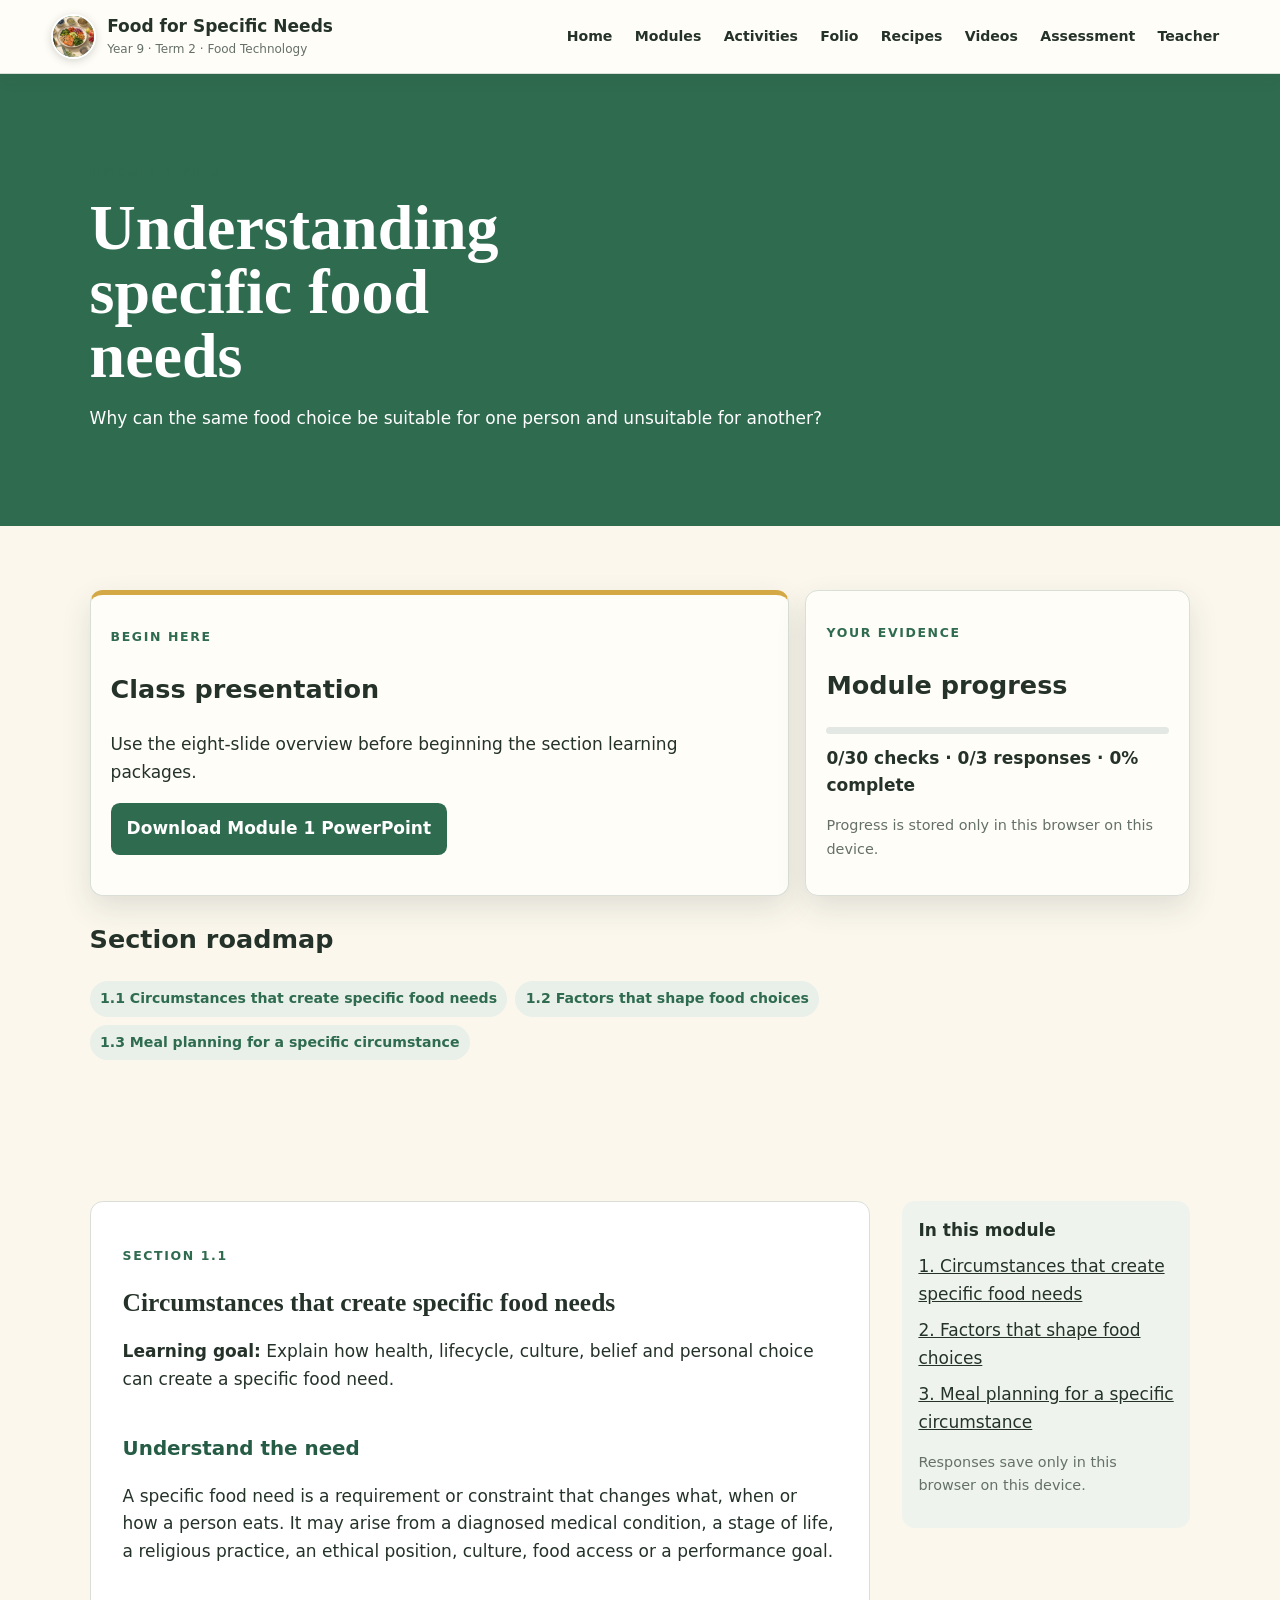
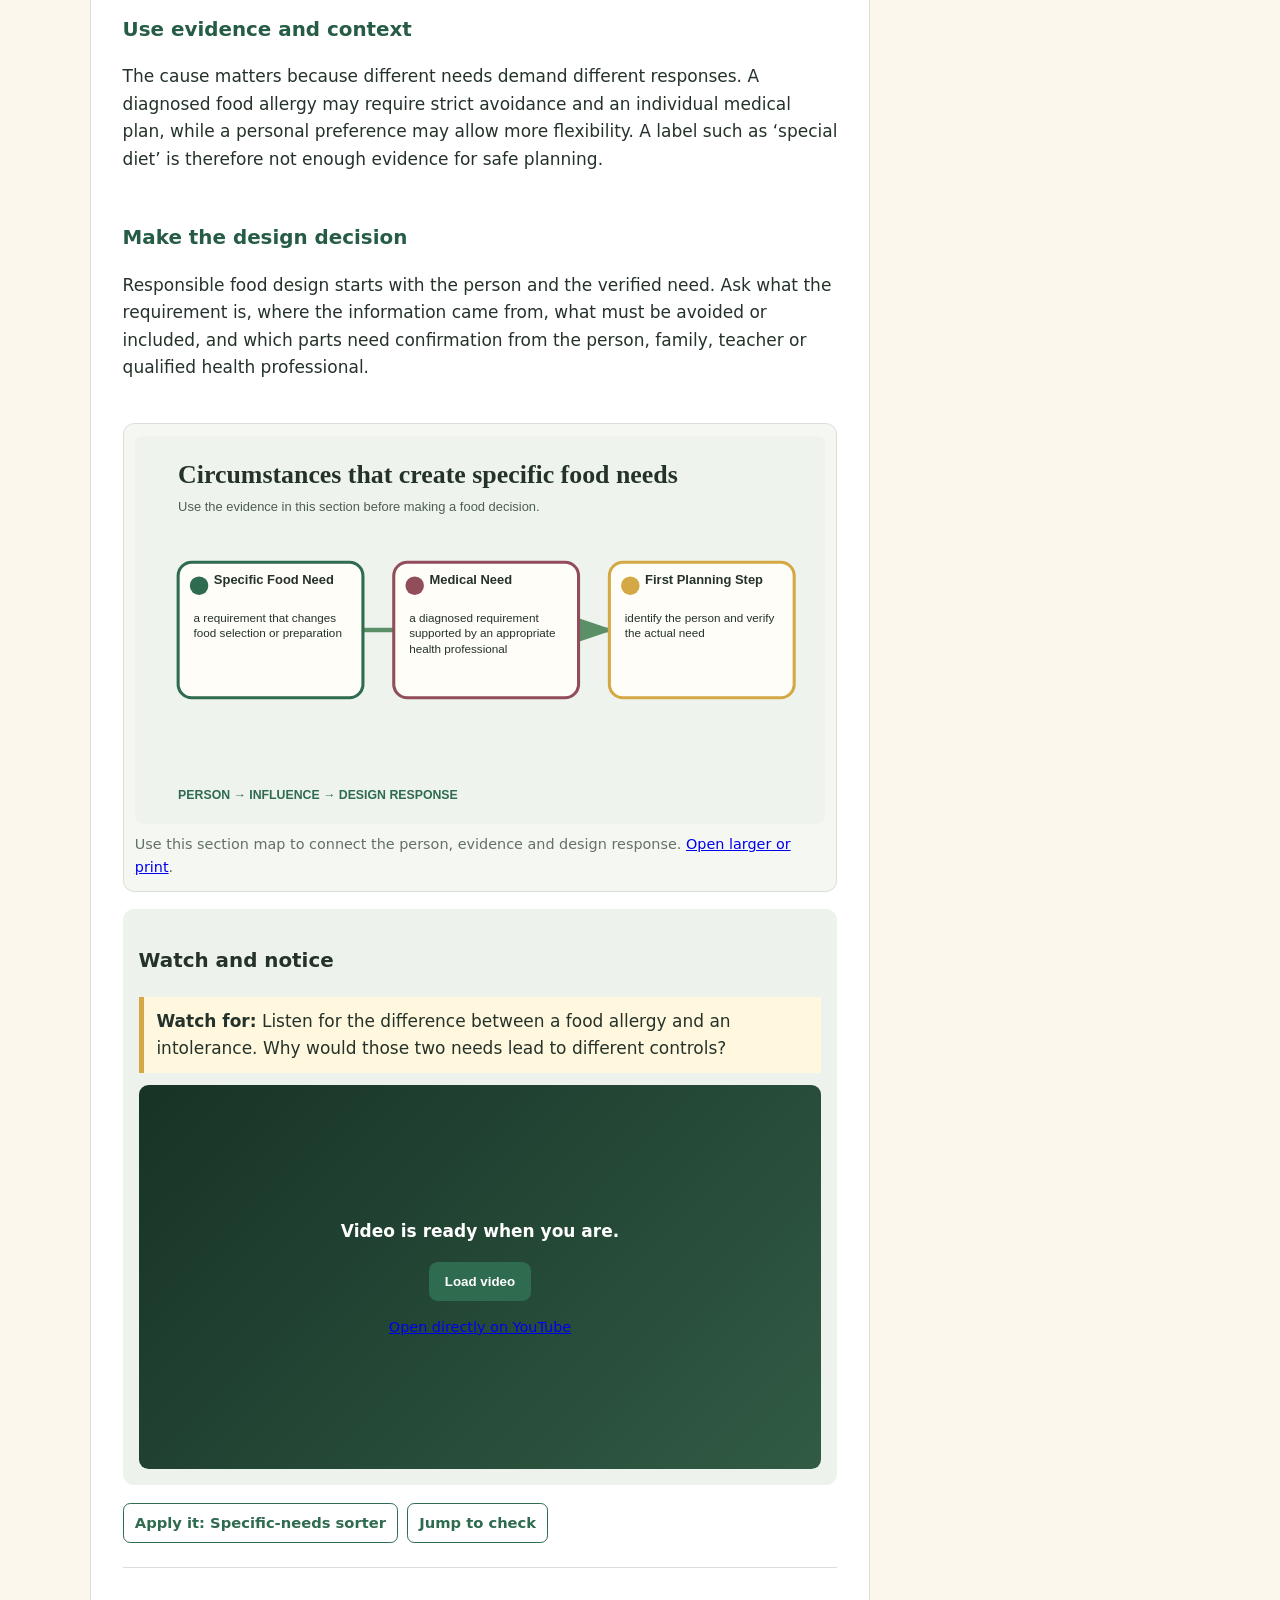
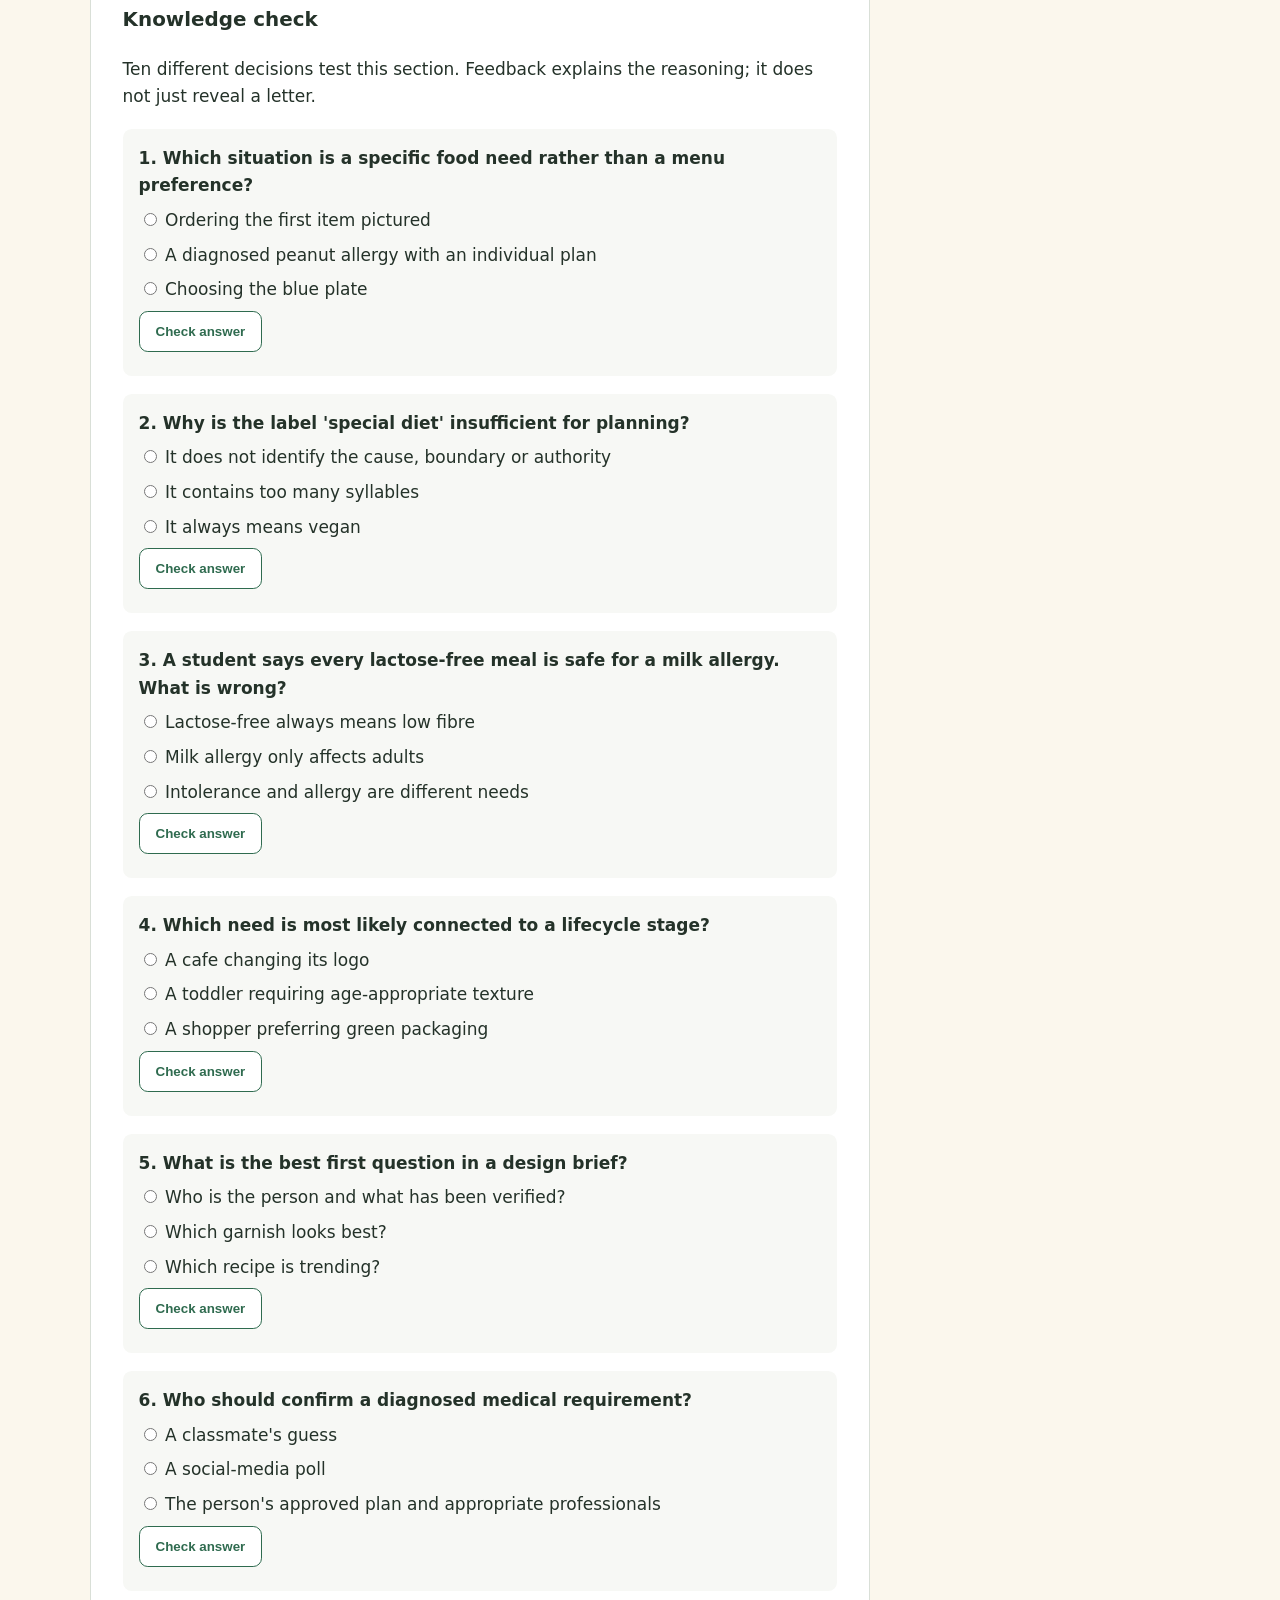
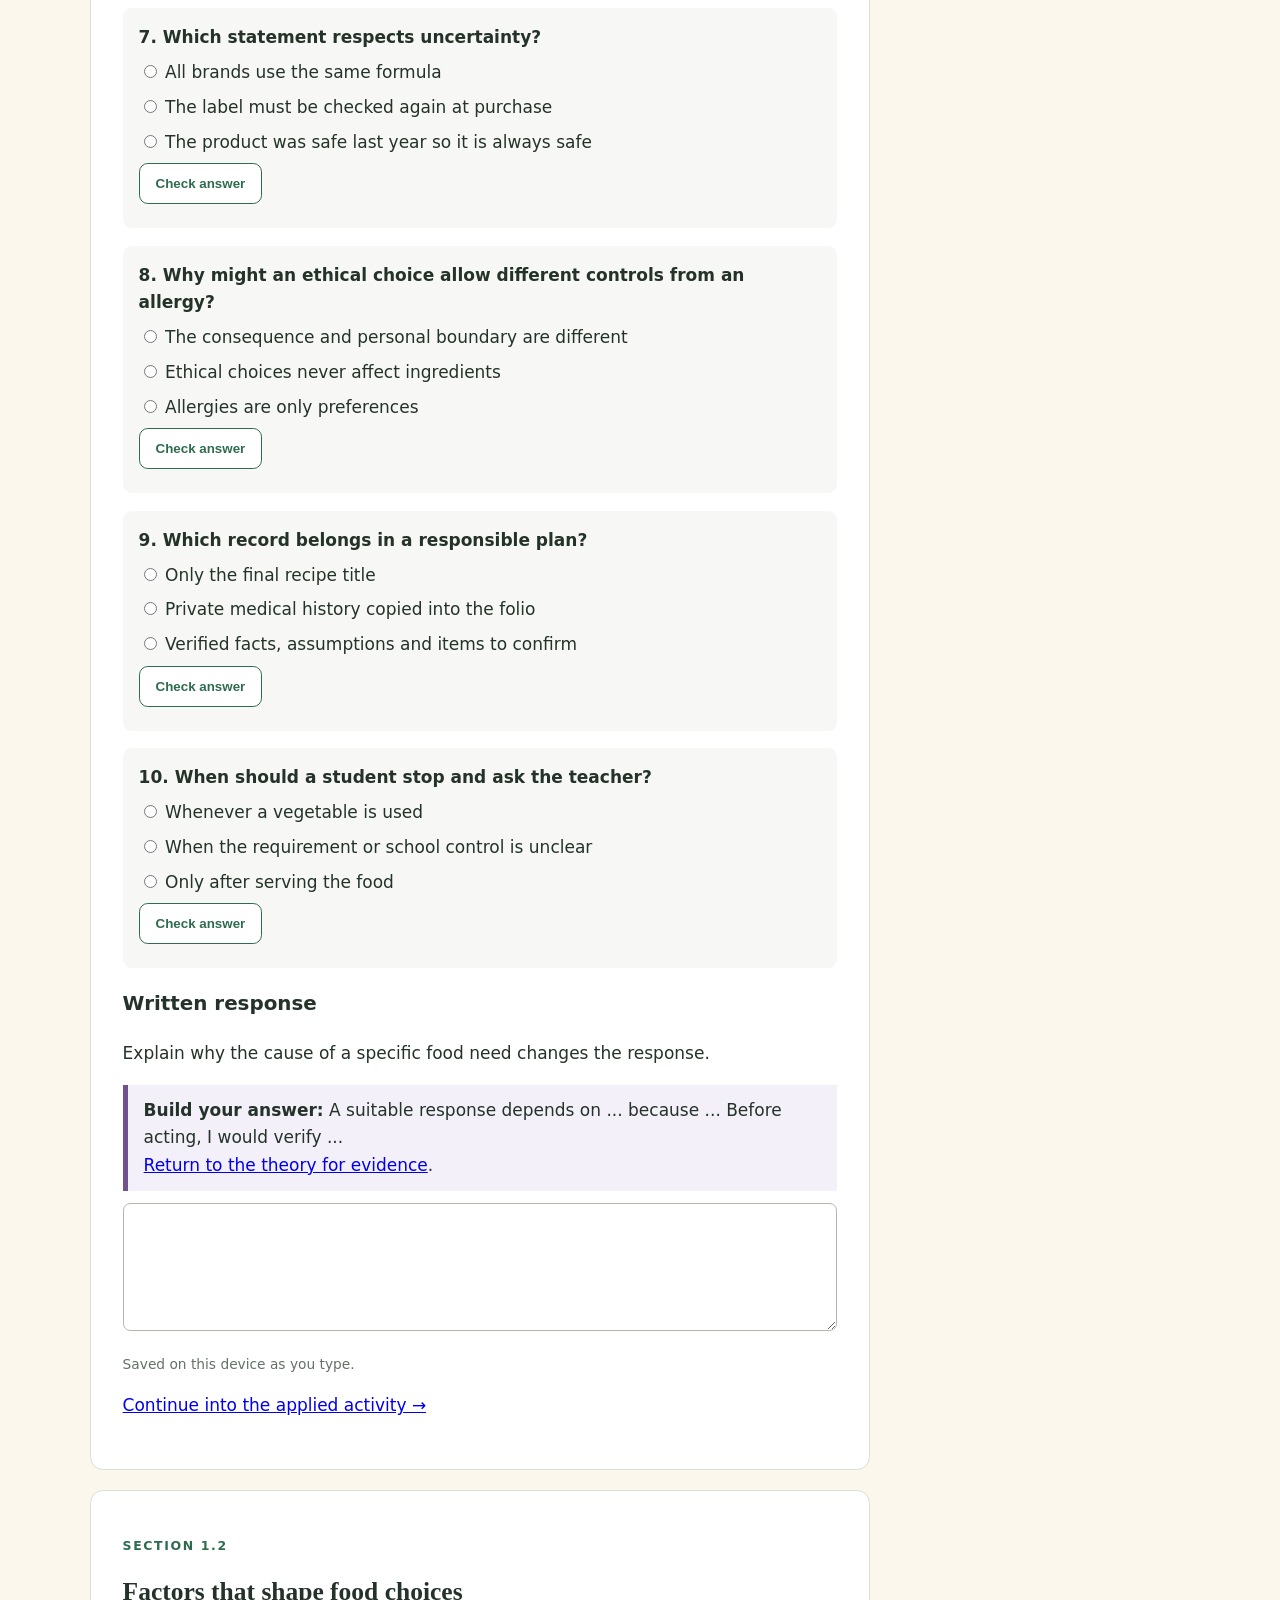
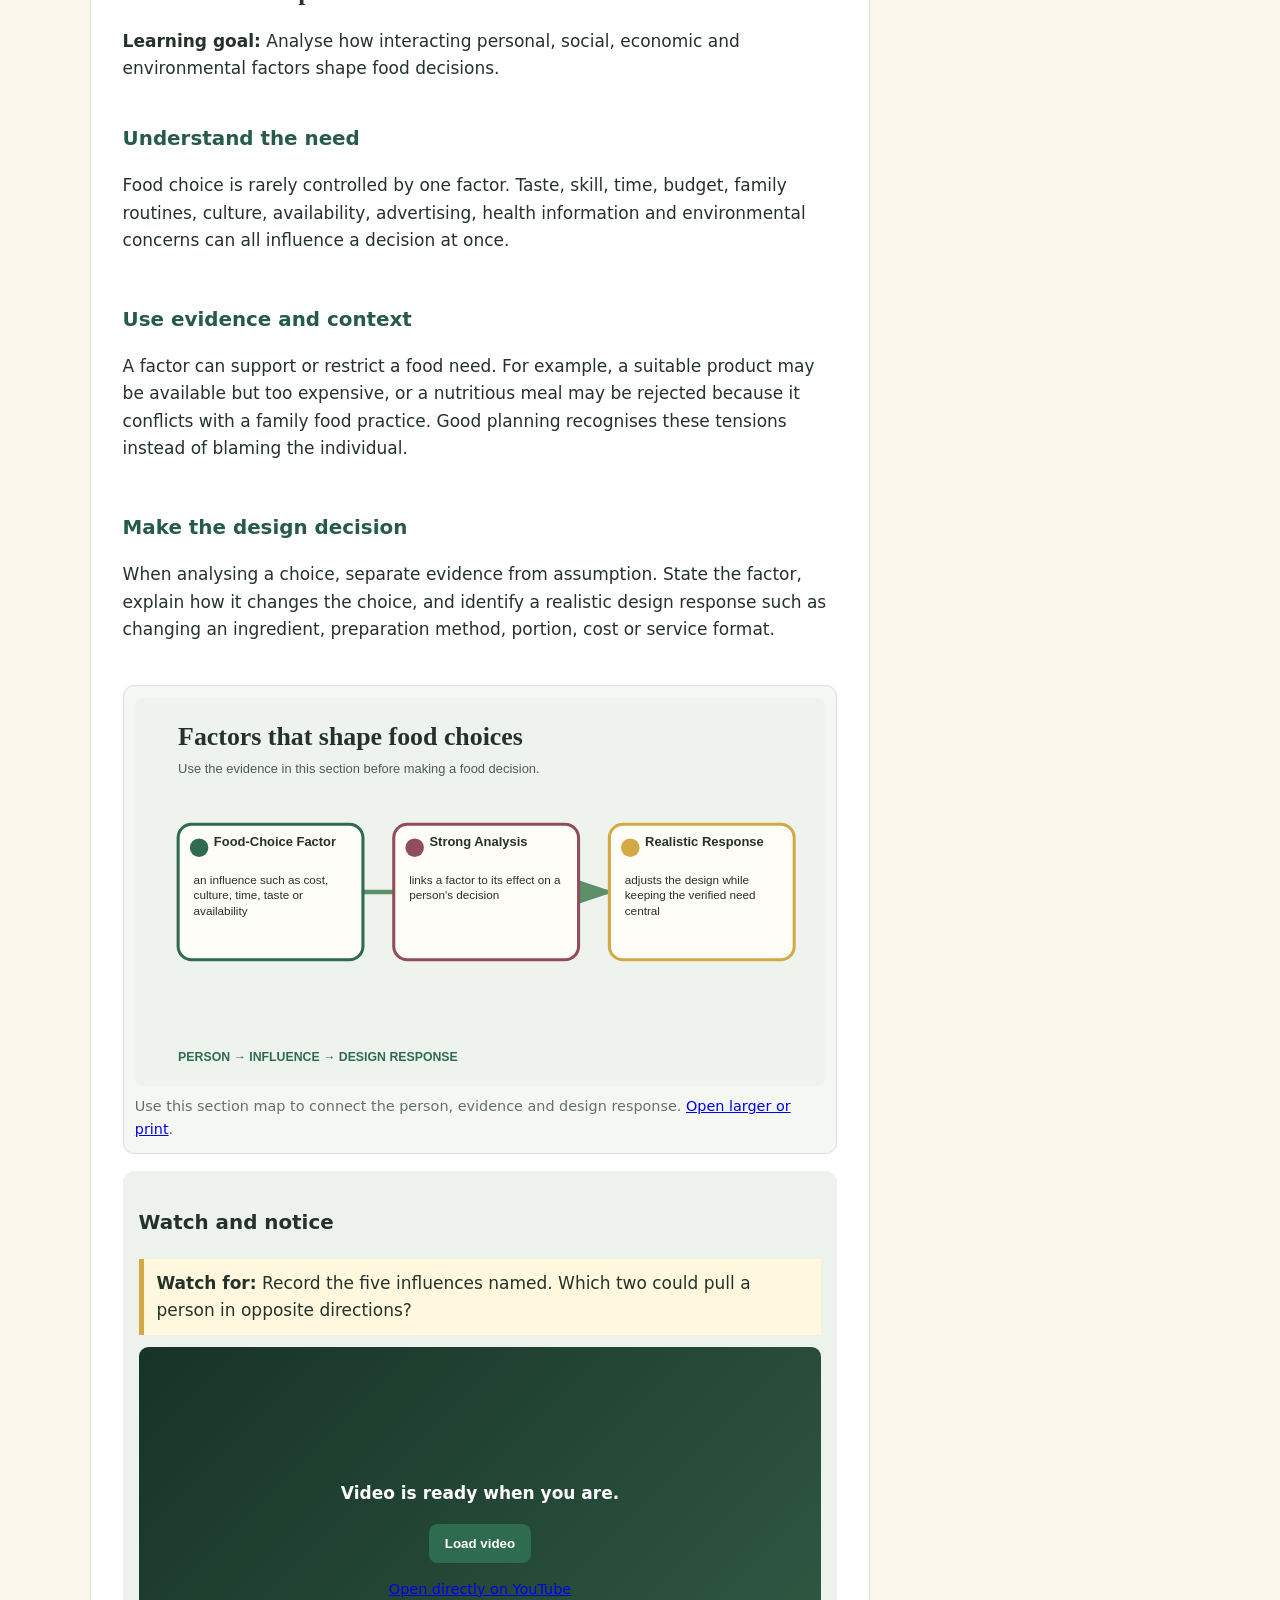
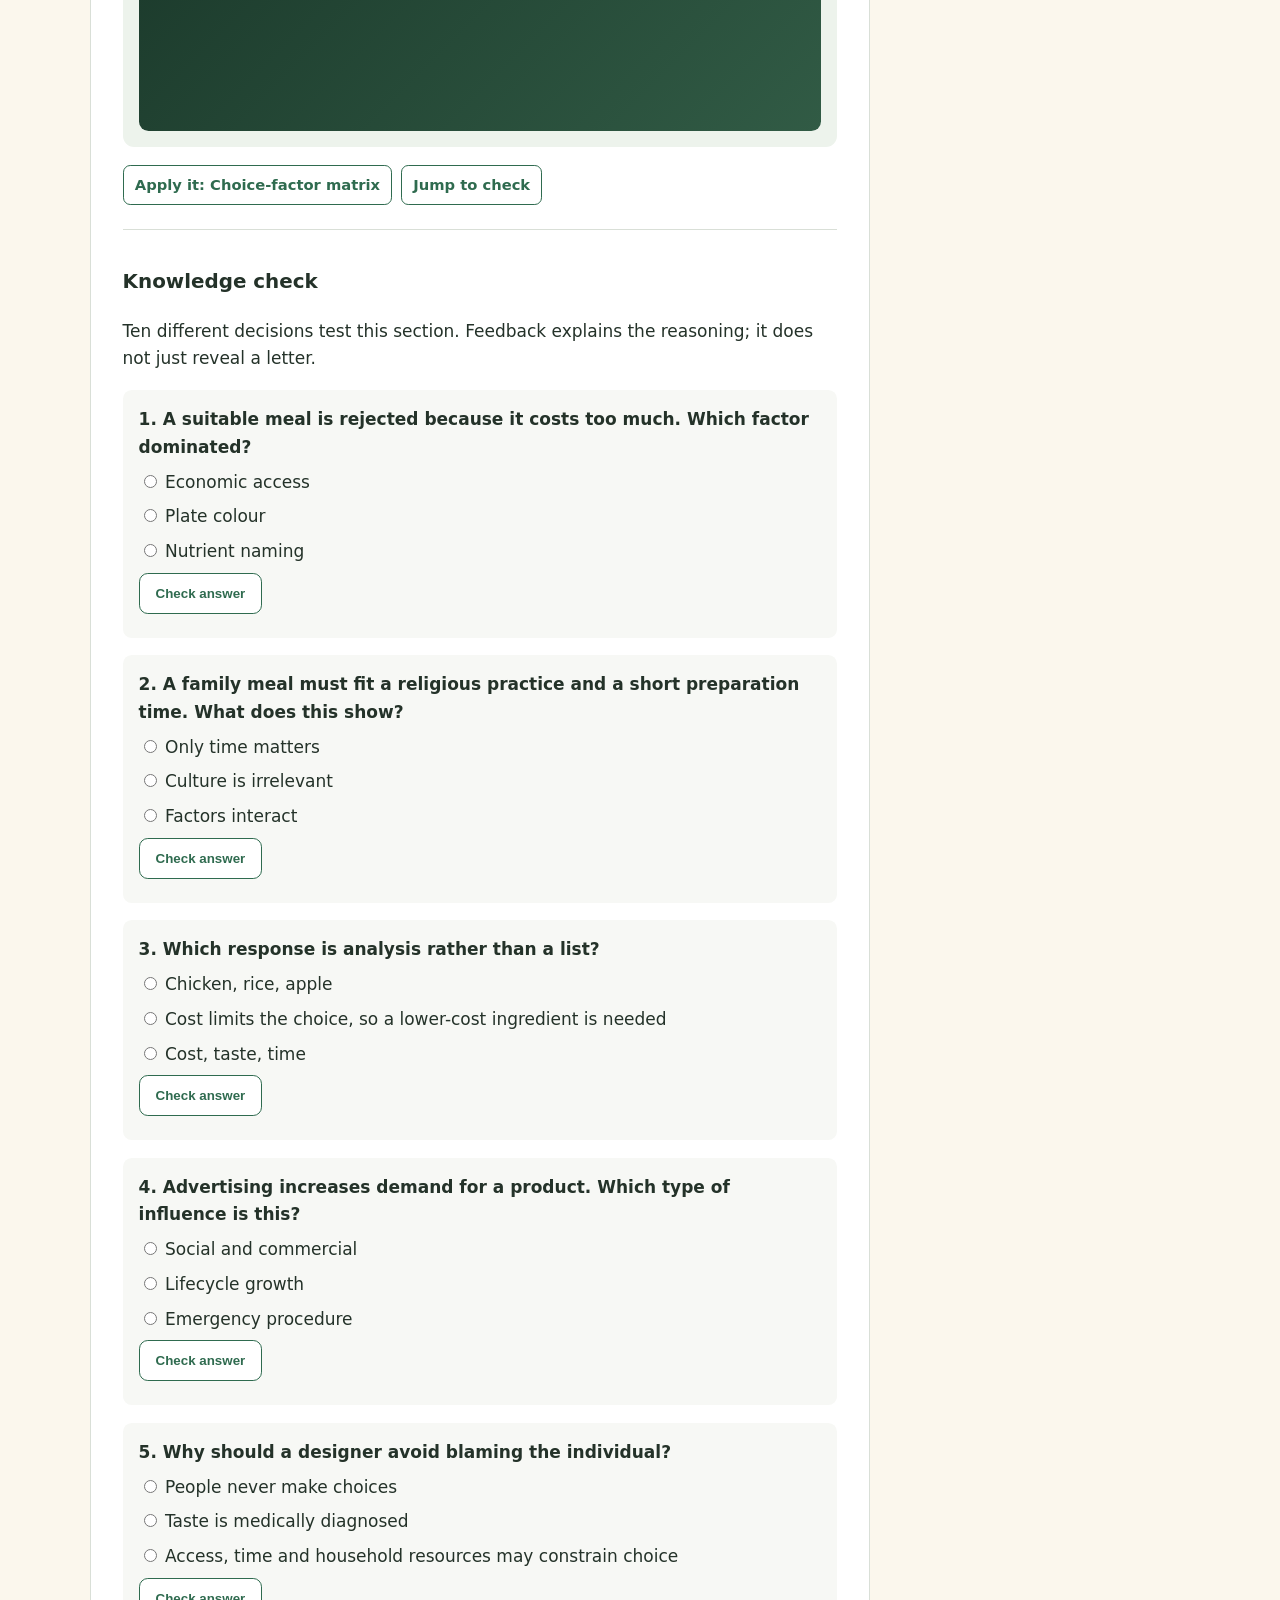
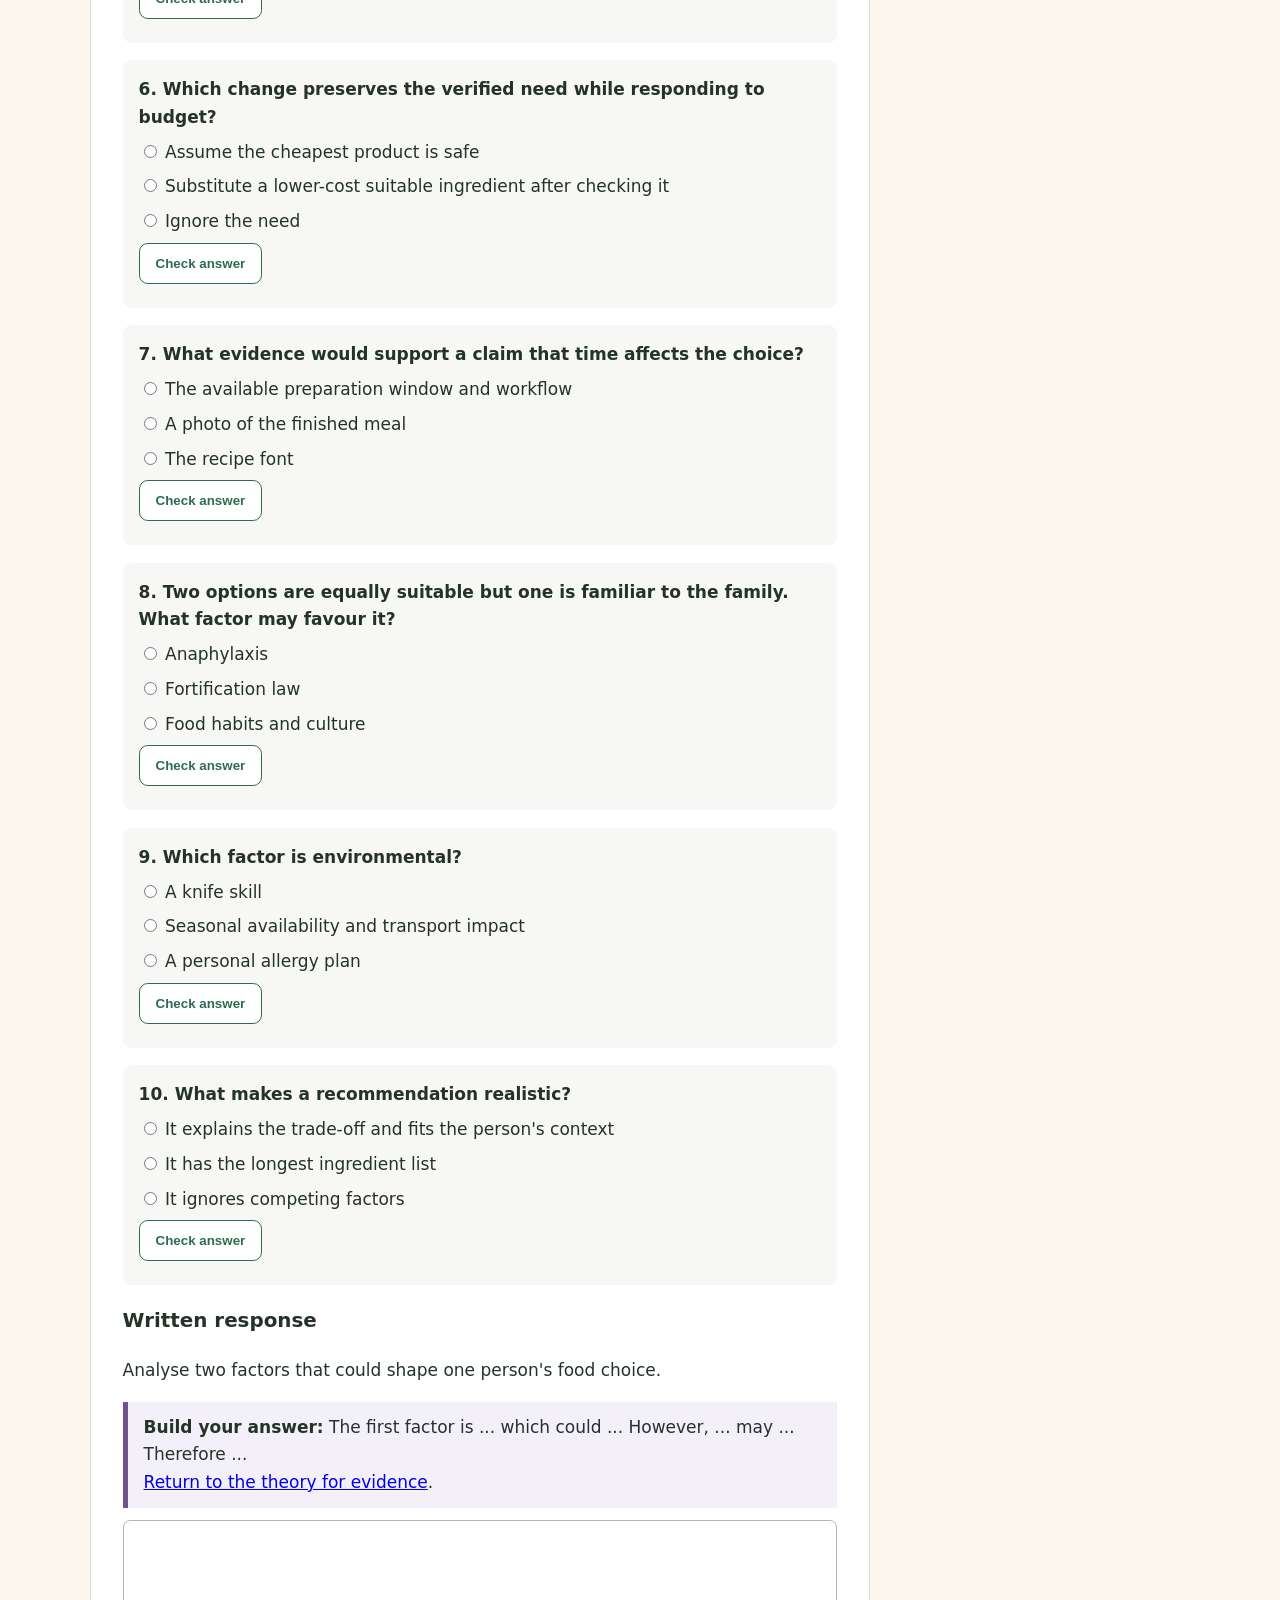
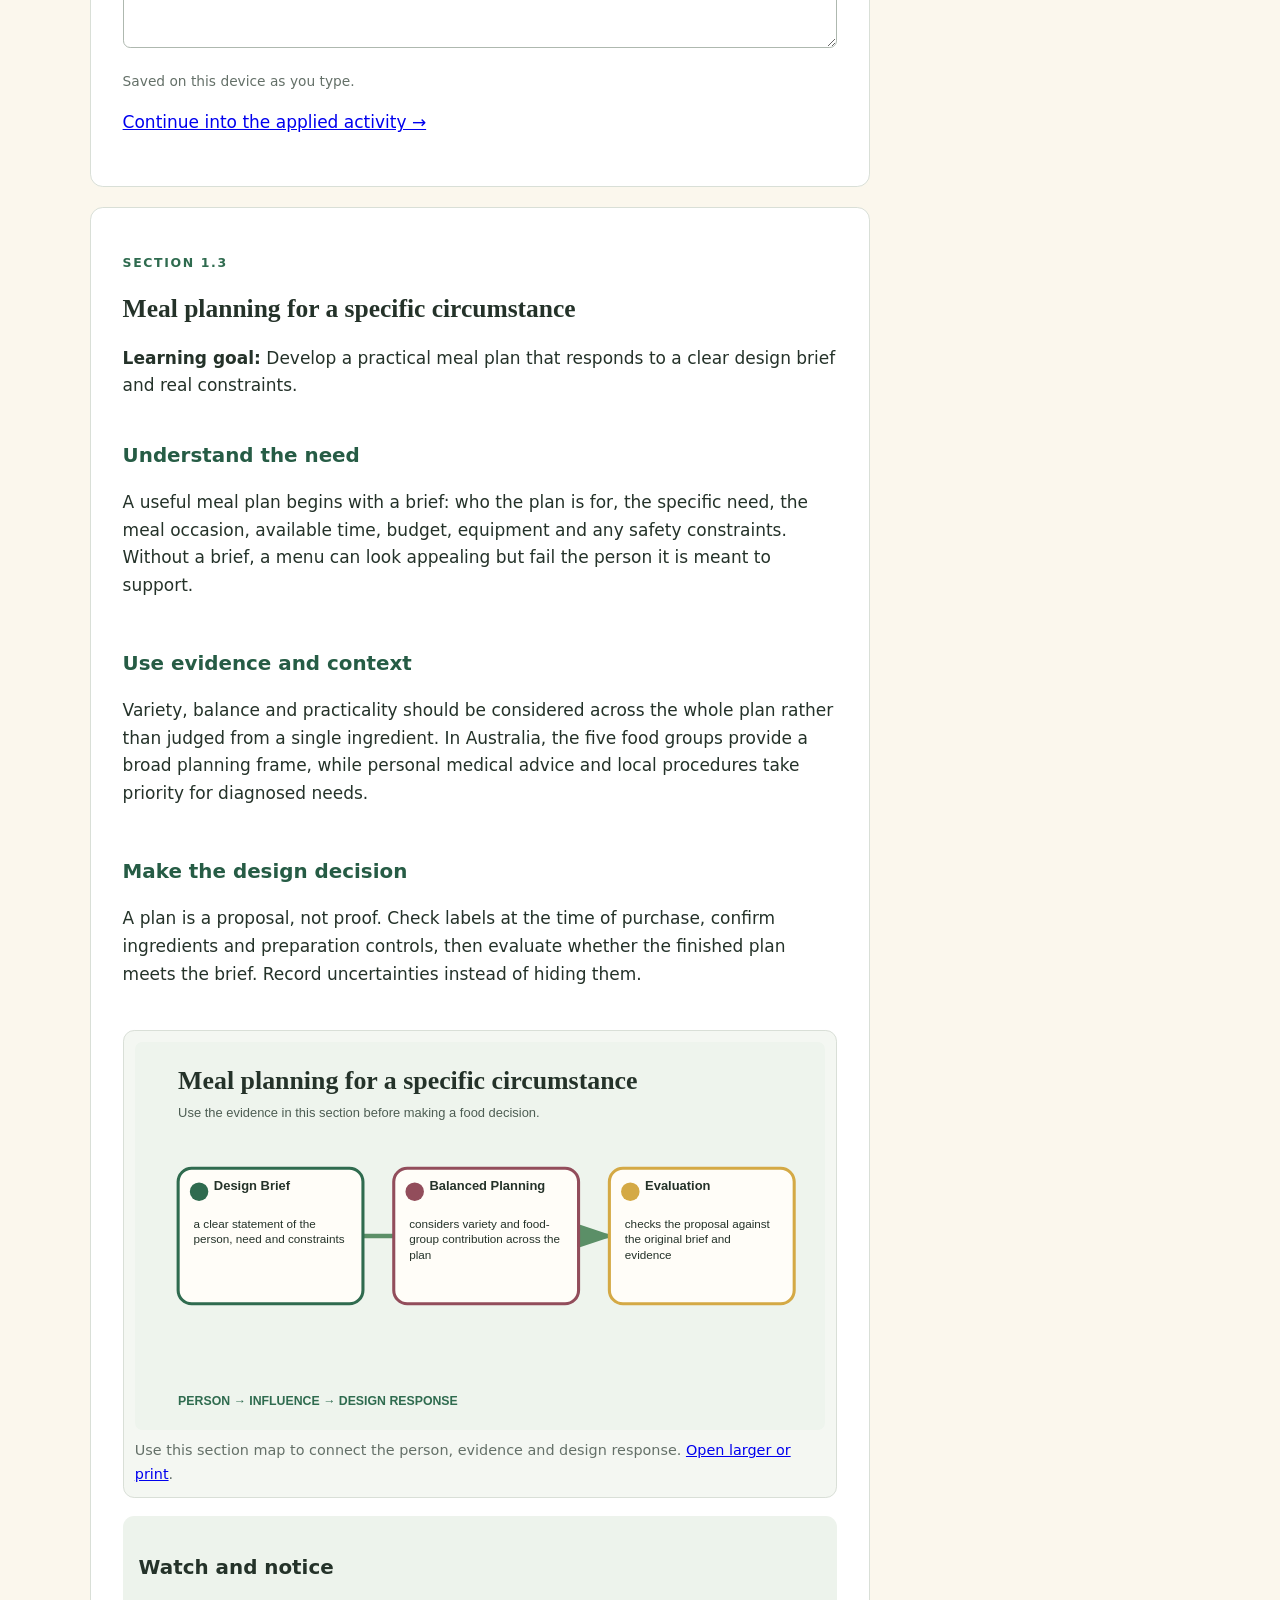
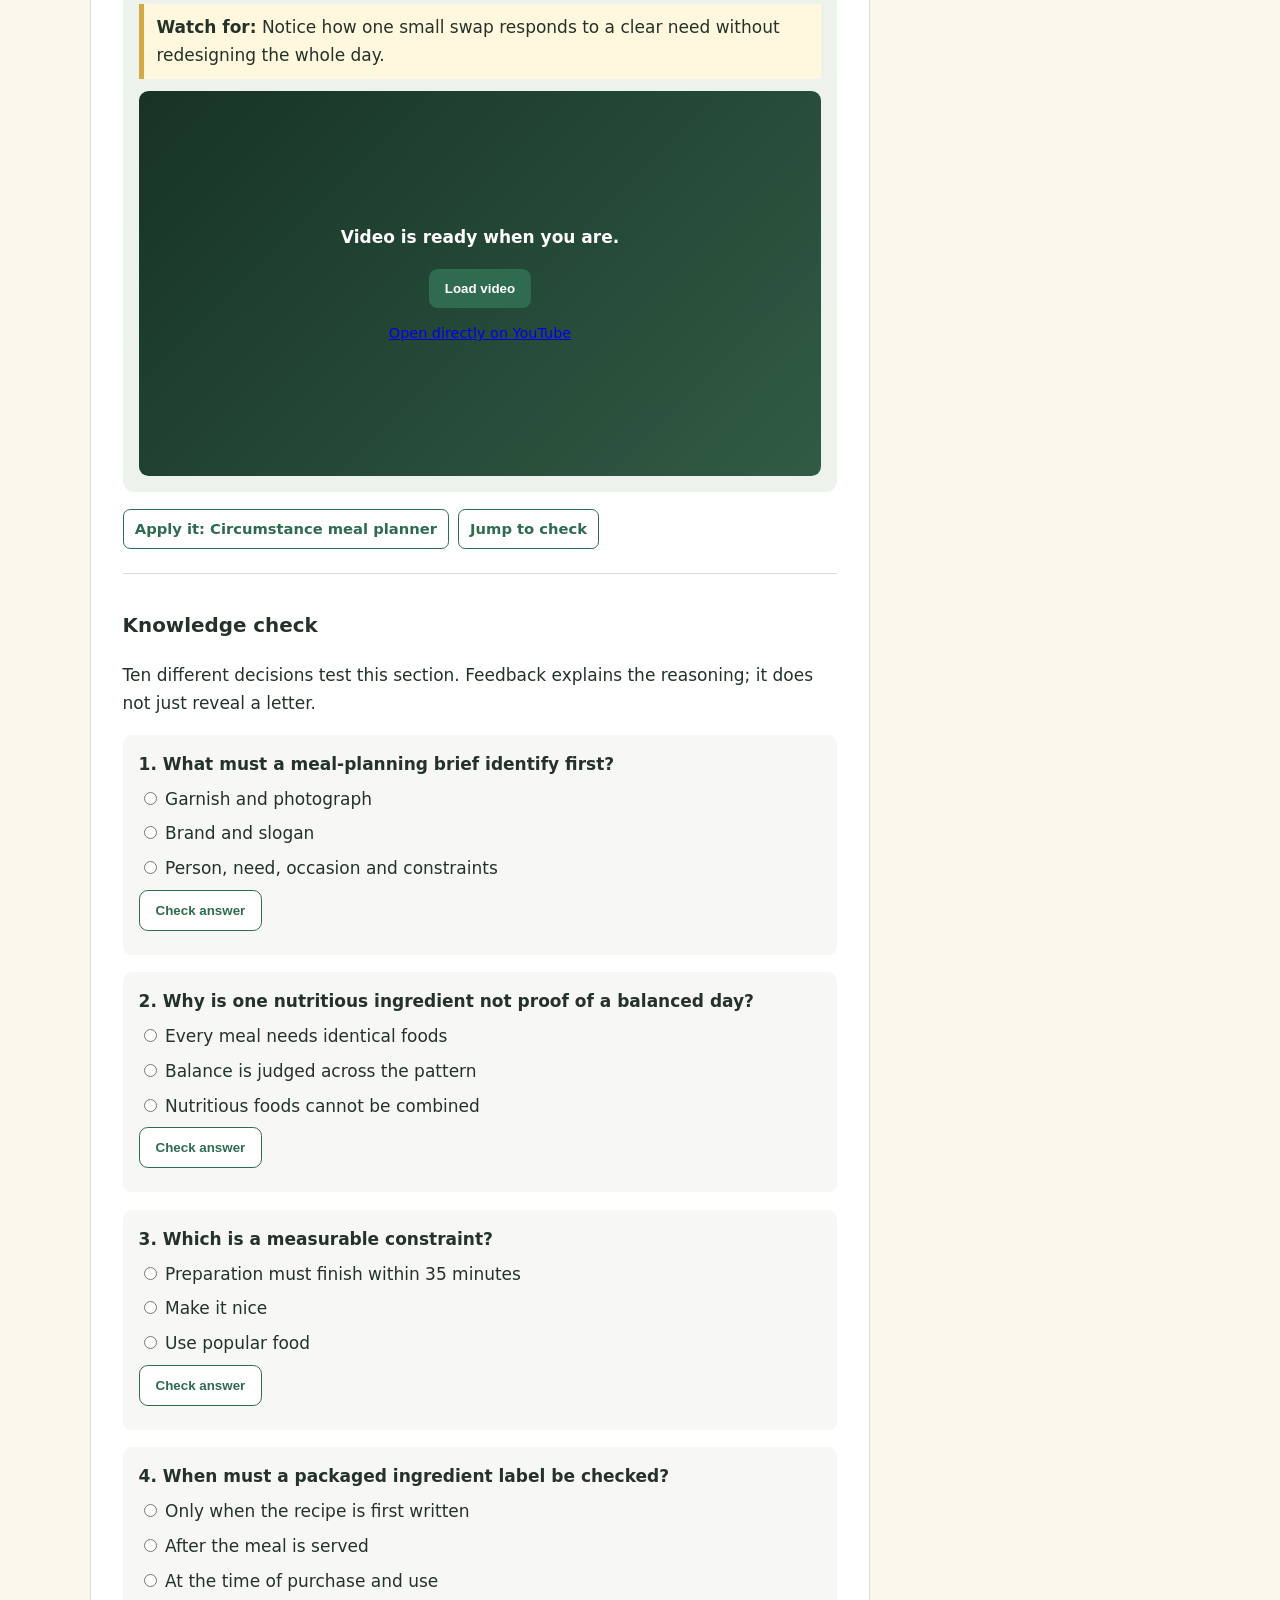
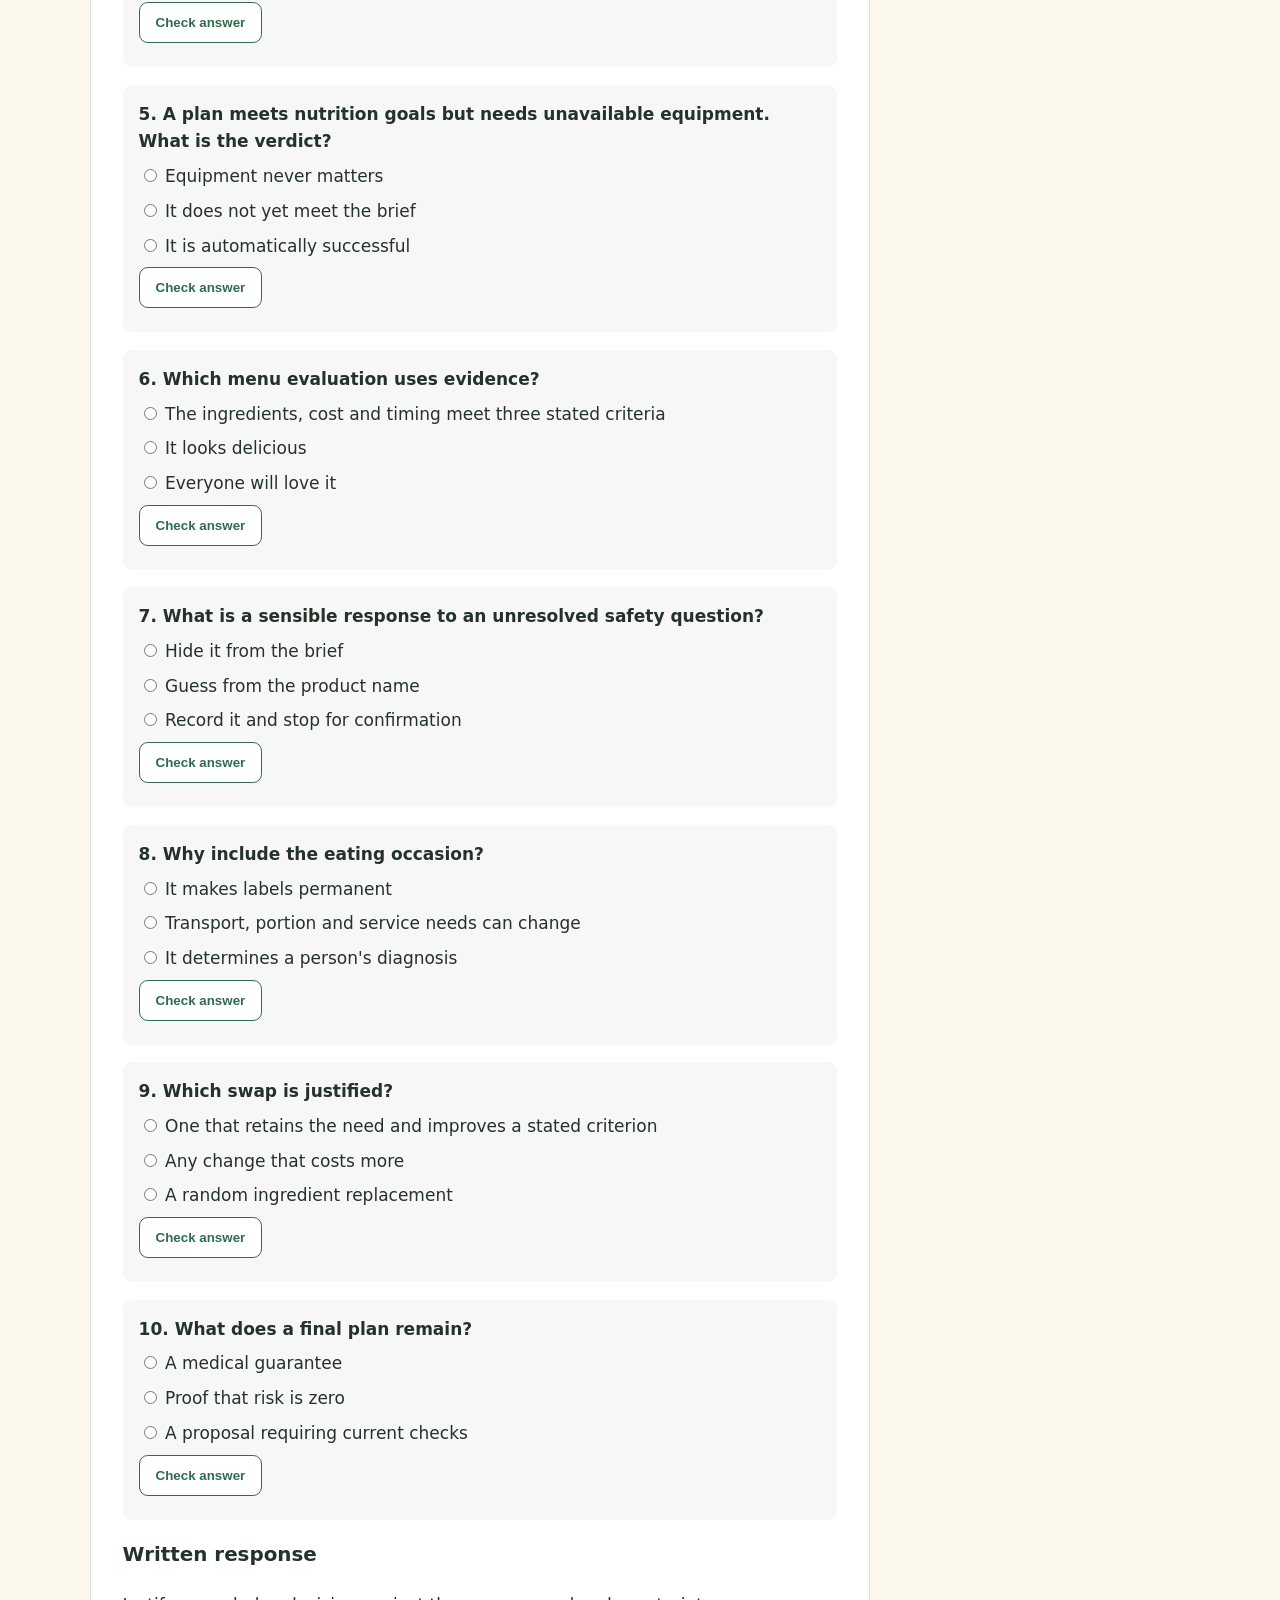
<file: module-1.html>
<!doctype html>
<html lang="en-AU"><head><meta charset="utf-8"><meta name="viewport" content="width=device-width,initial-scale=1">
<title>Understanding specific food needs | Food for Specific Needs</title><link rel="stylesheet" href="assets/site.css?v=2"></head>
<body><a class="skip" href="#main">Skip to content</a>
<header class="site-header"><div class="brand"><span class="brand-mark"><img src="assets/food-for-specific-needs-identity-v1.png" alt=""></span><div><strong>Food for Specific Needs</strong><small>Year 9 · Term 2 · Food Technology</small></div></div>
<button class="nav-toggle" aria-expanded="false" aria-controls="site-nav">Menu</button><nav id="site-nav" aria-label="Course"><a href="index.html">Home</a><a href="index.html#modules">Modules</a><a href="activities.html">Activities</a><a href="folio.html">Folio</a><a href="recipes.html">Recipes</a><a href="videos.html">Videos</a><a href="assessment.html">Assessment</a><a href="teacher-resources.html">Teacher</a></nav></header>
<main id="main"><section class="module-hero" data-module="1"><p class="eyebrow">Module 1 of 5</p><h1 data-title></h1><p data-question></p></section><section class="page"><div class="module-start"><article class="card presentation-card"><p class="eyebrow">Begin here</p><h2>Class presentation</h2><p>Use the eight-slide overview before beginning the section learning packages.</p><a class="button" href="resources/teacher/presentations/module-1-understanding-specific-food-needs.pptx">Download Module 1 PowerPoint</a></article><article class="card"><p class="eyebrow">Your evidence</p><h2>Module progress</h2><div class="progress"><span data-module-progress></span></div><p class="module-meter" data-module-meter></p><p class="meta">Progress is stored only in this browser on this device.</p></article></div><h2>Section roadmap</h2><nav class="roadmap" data-roadmap aria-label="Section roadmap"></nav></section><section class="page module-shell"><div data-content></div><aside class="module-aside"><strong>In this module</strong><nav data-sections aria-label="Module sections"></nav><p class="meta">Responses save only in this browser on this device.</p></aside></section><script src="assets/course-data.js"></script><script src="assets/module.js"></script></main>
<footer><p>Wagga Wagga High School · TAS Faculty course resource · Educational information only</p><p>Personal medical advice and emergency planning belong with qualified professionals and approved school procedures.</p></footer>
<script src="assets/site.js"></script></body></html>
</file>
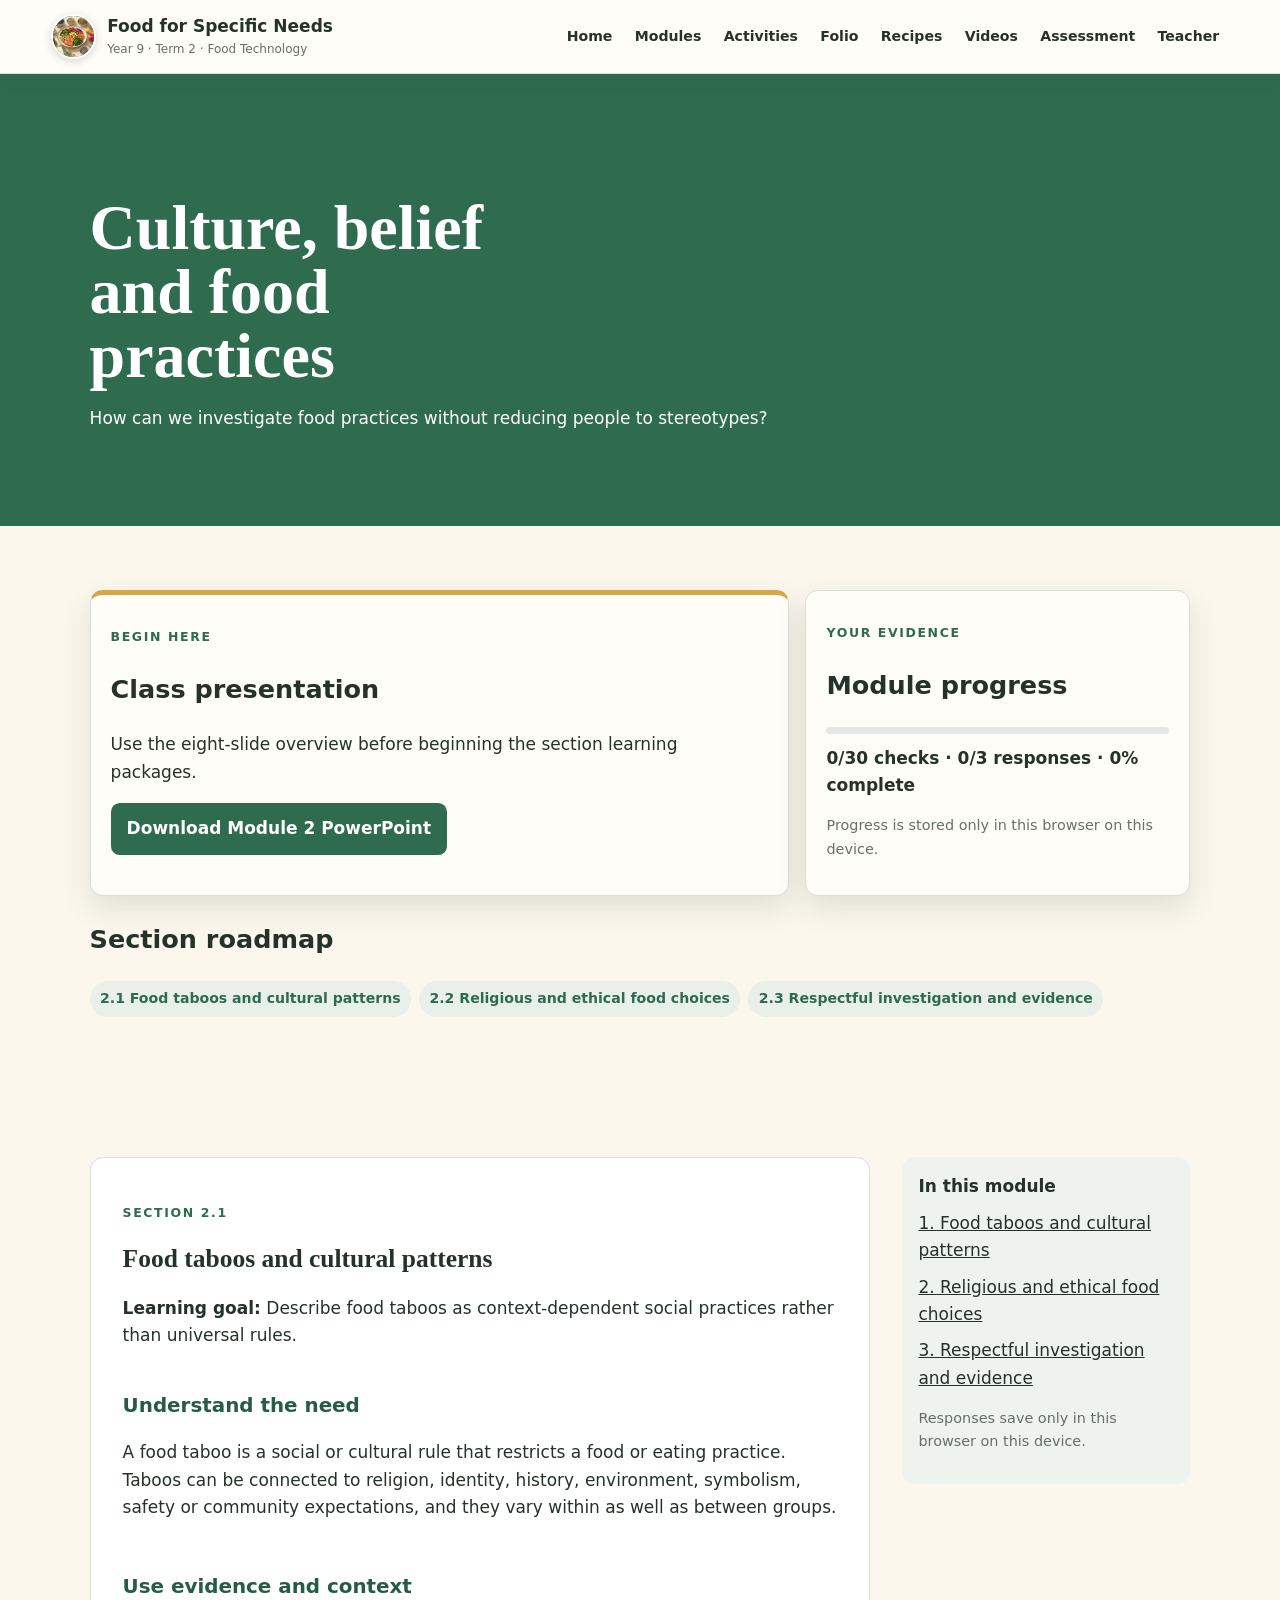
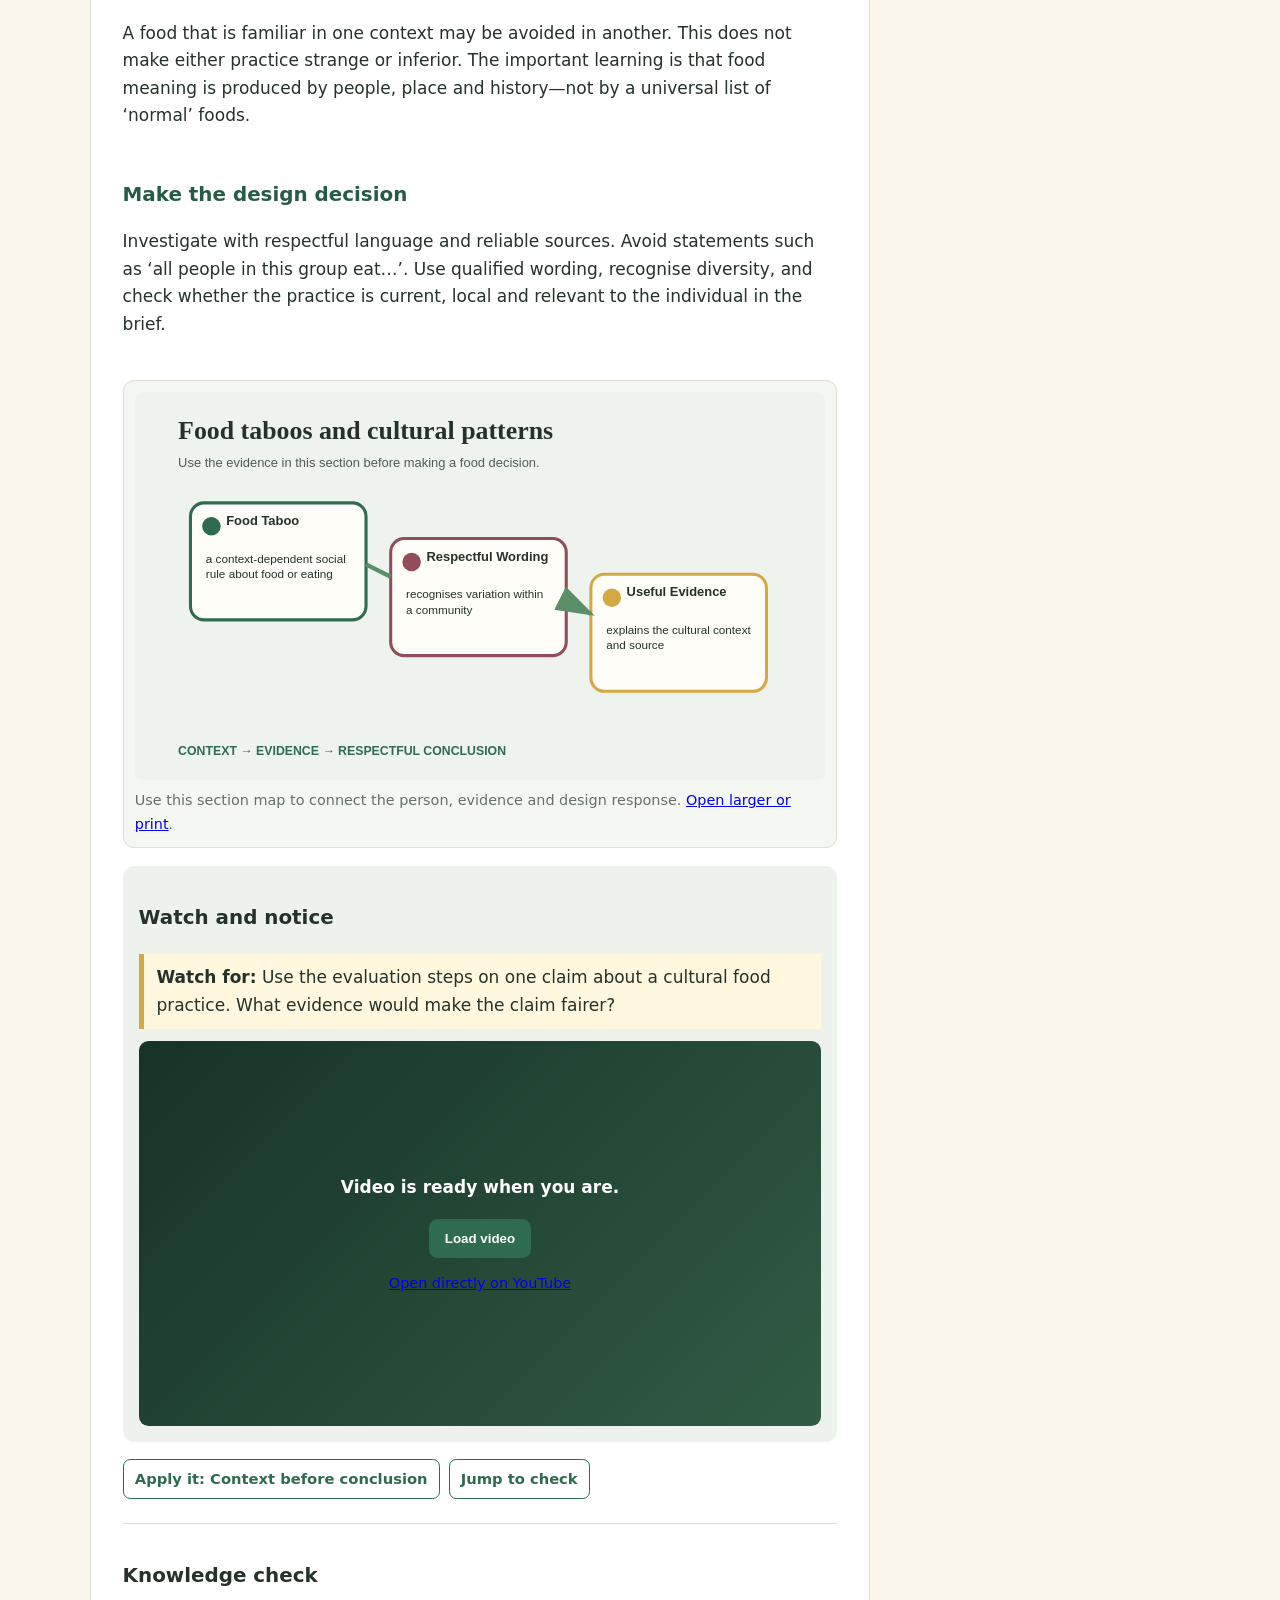
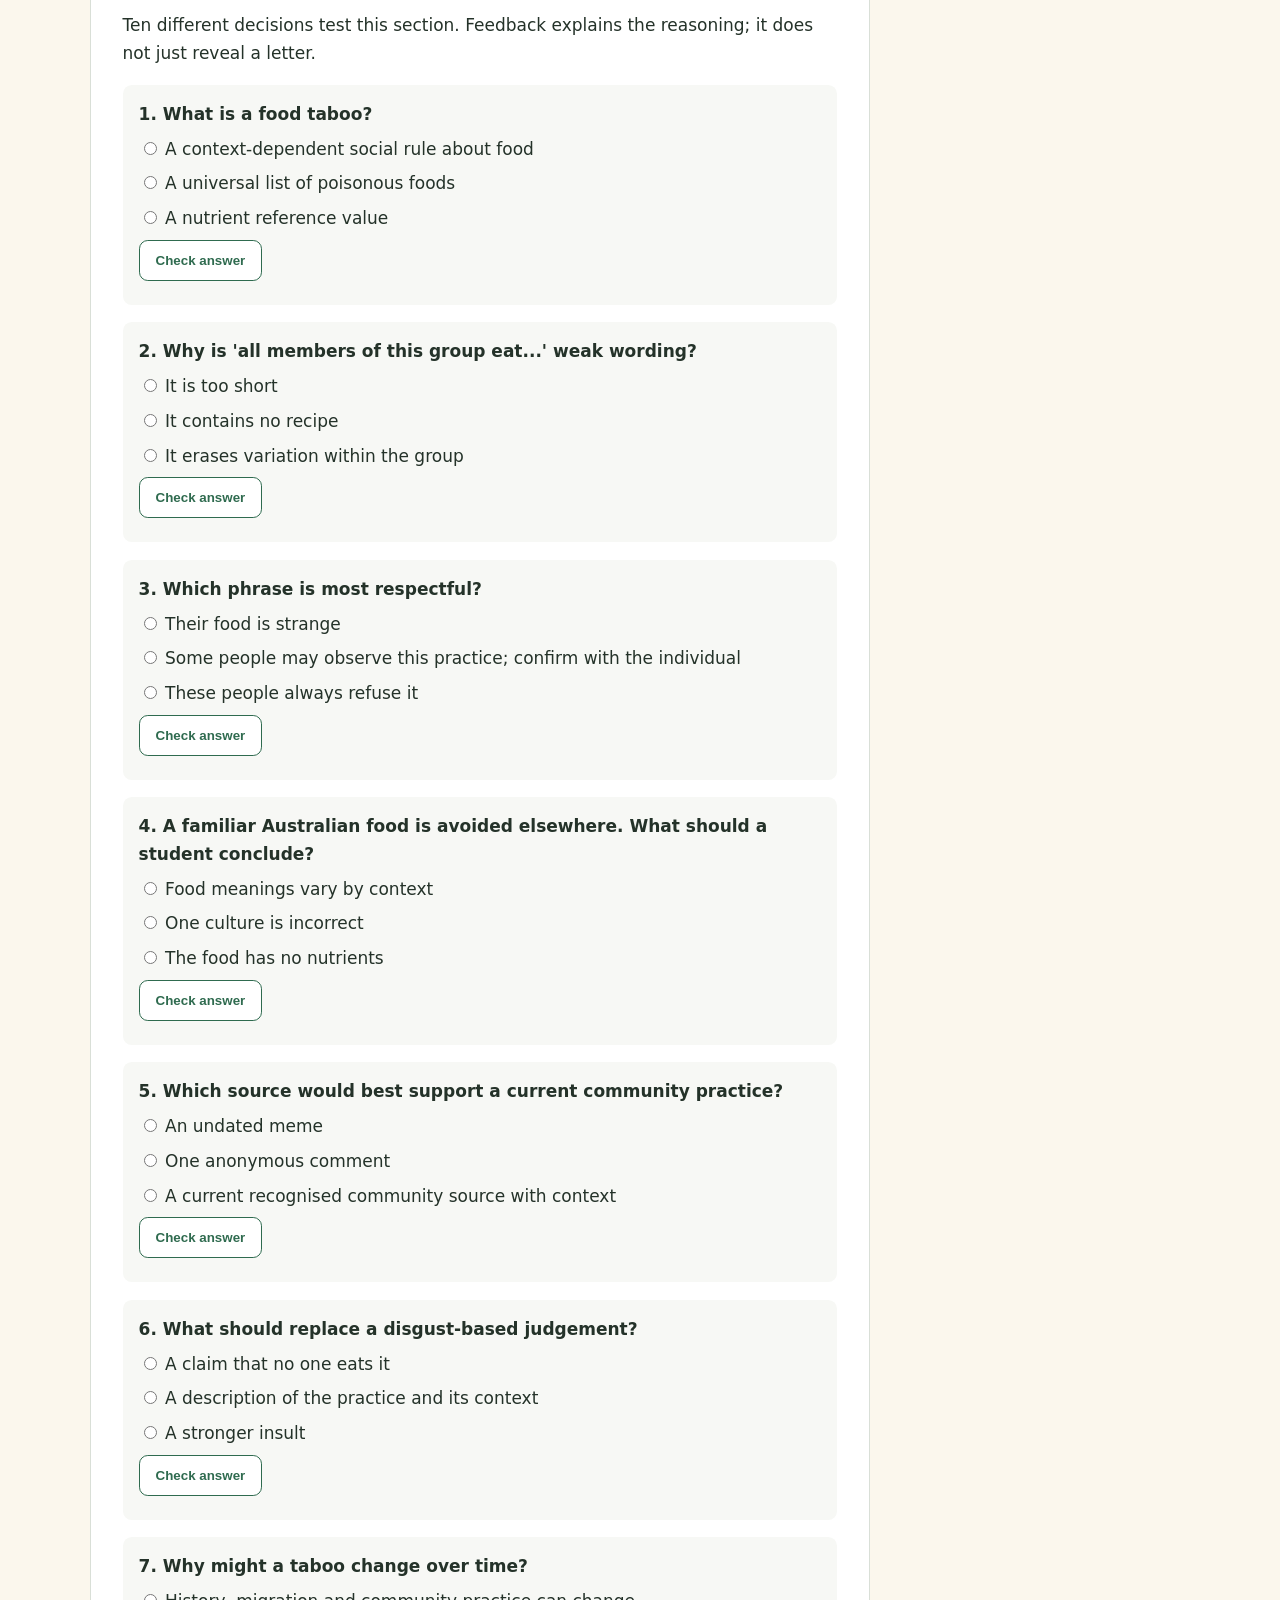
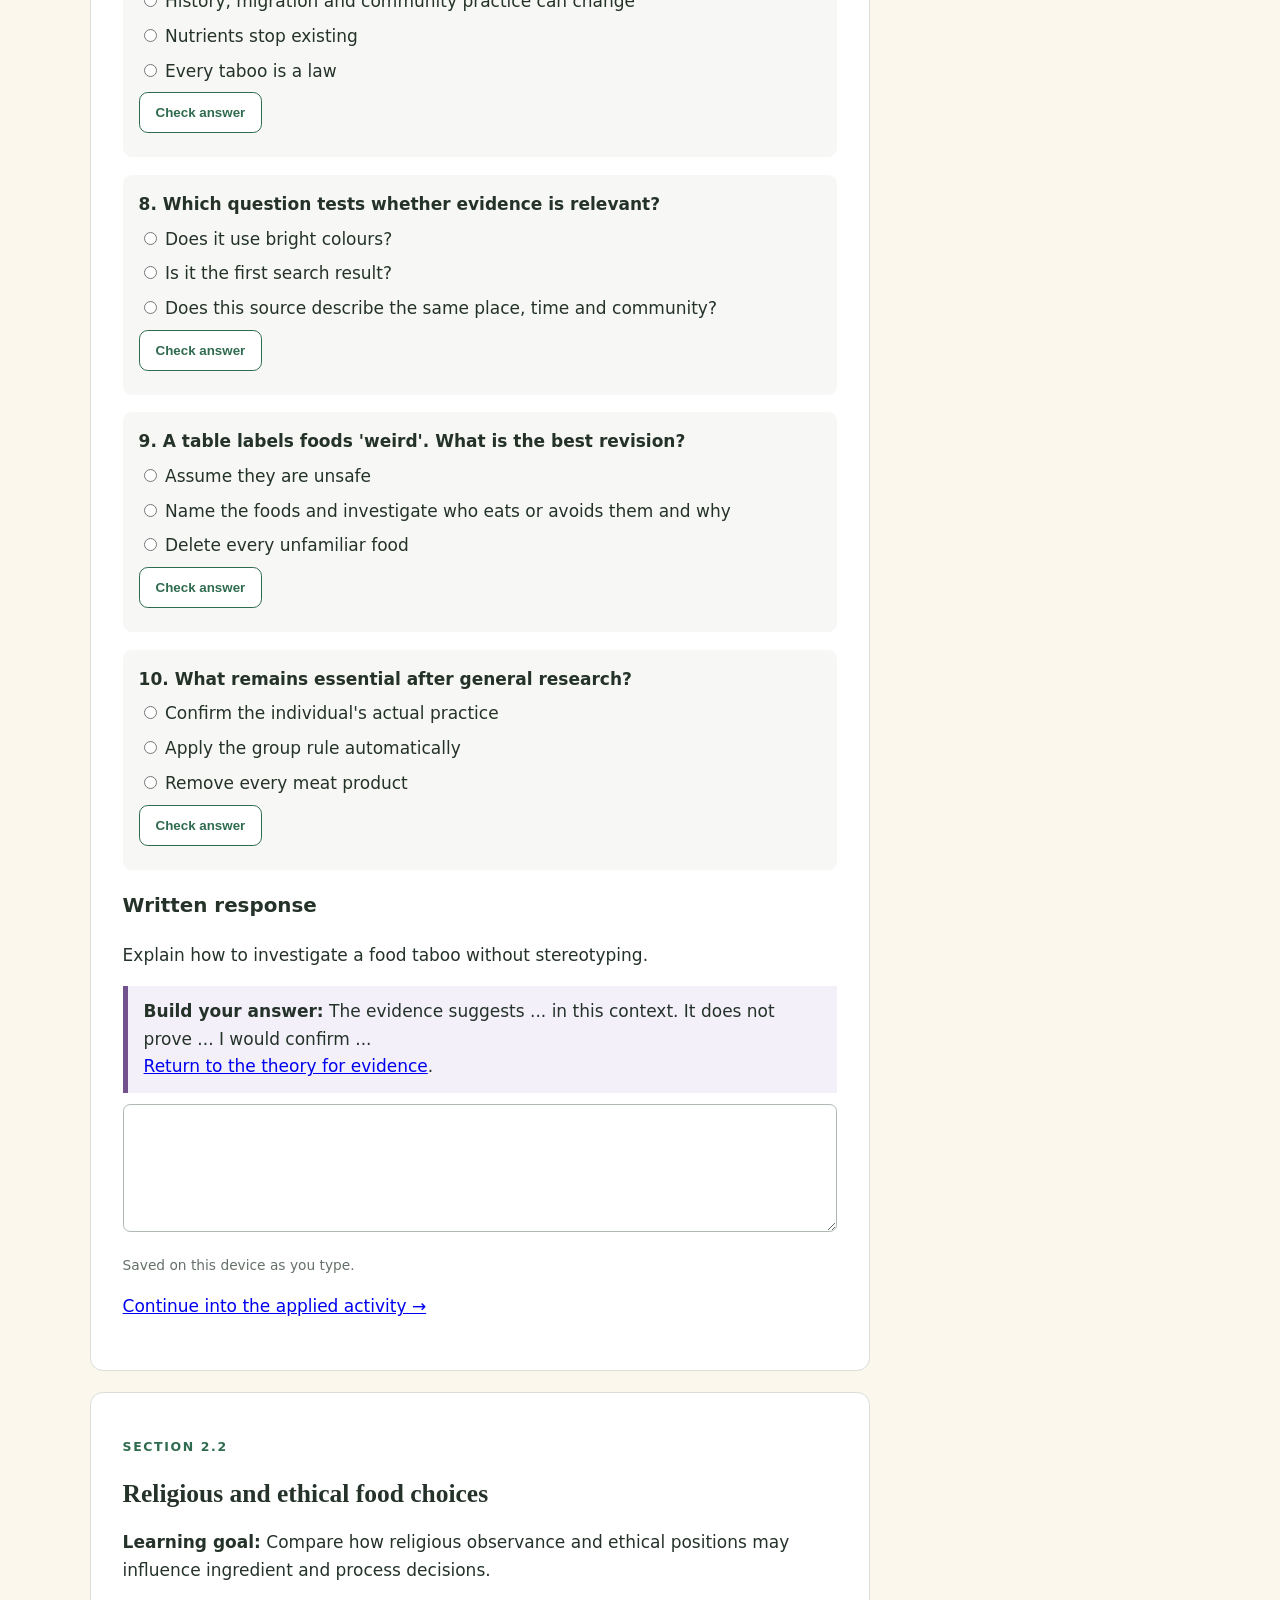
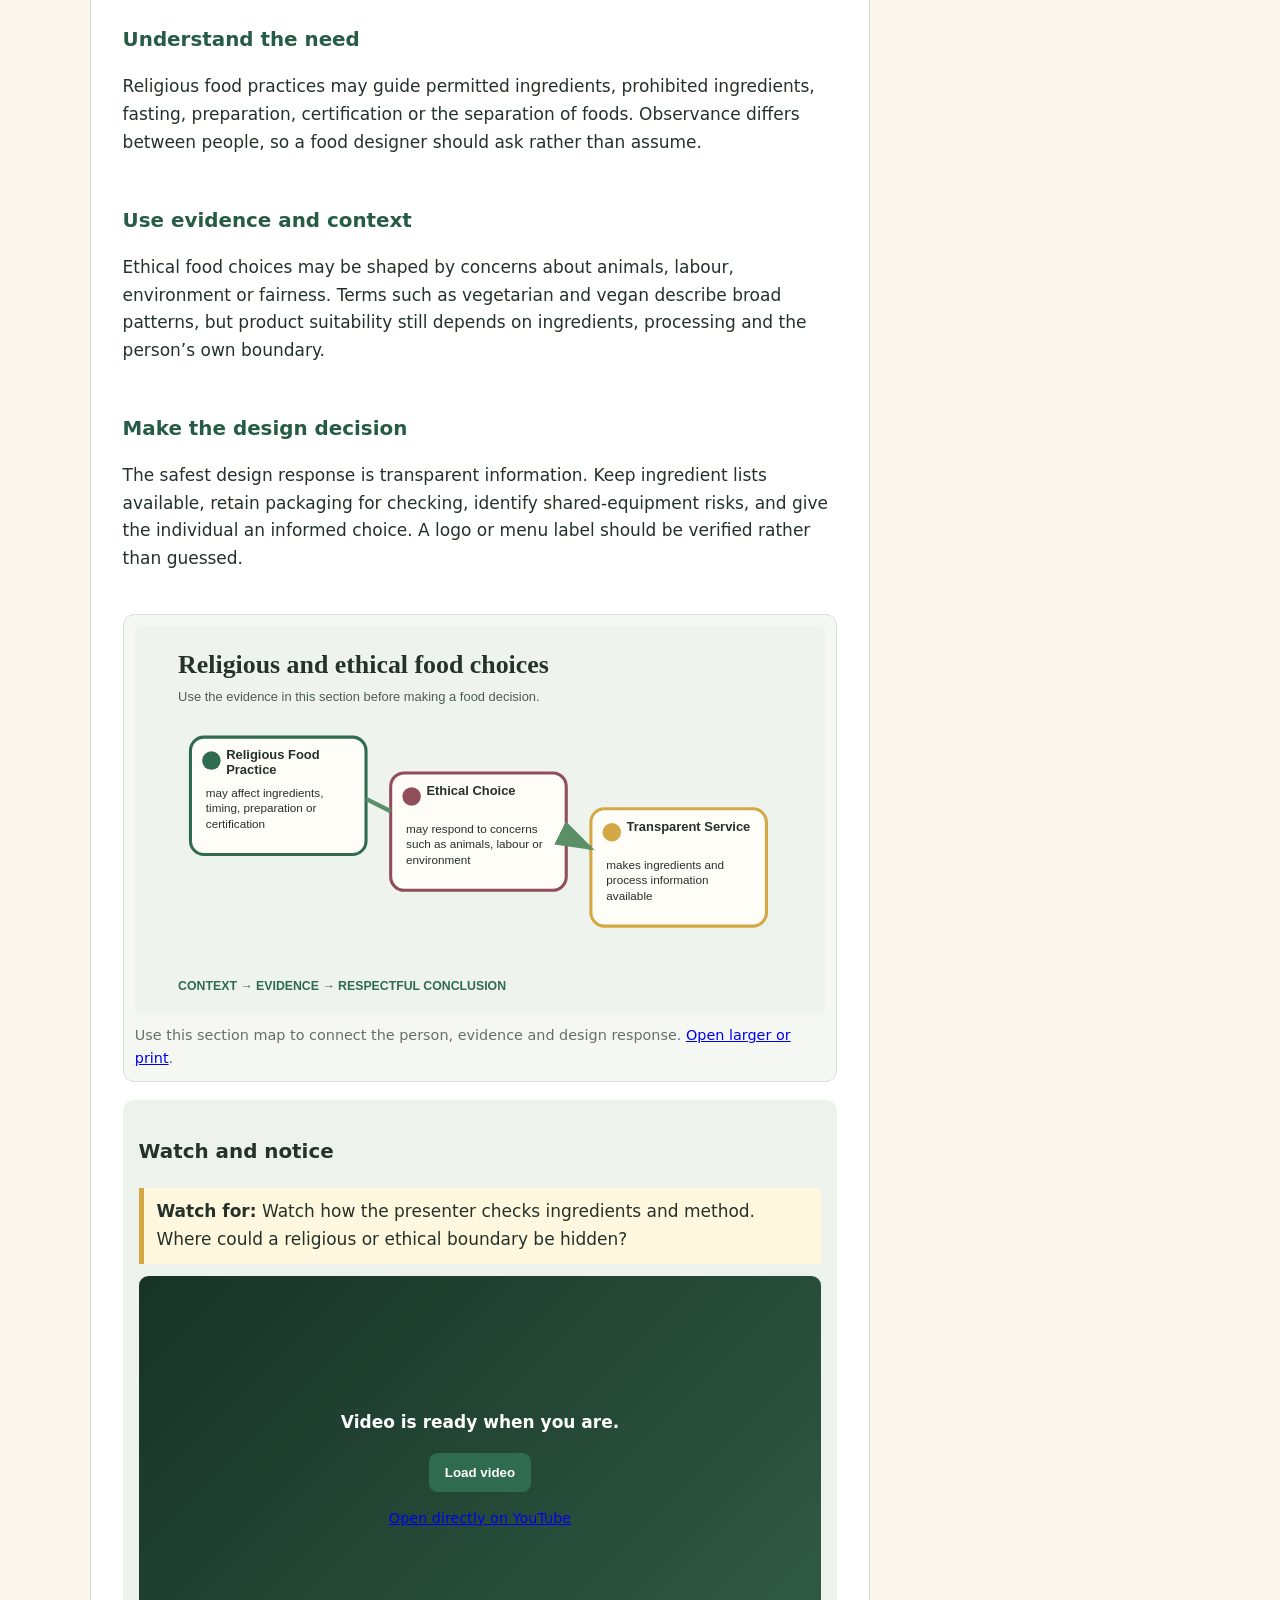
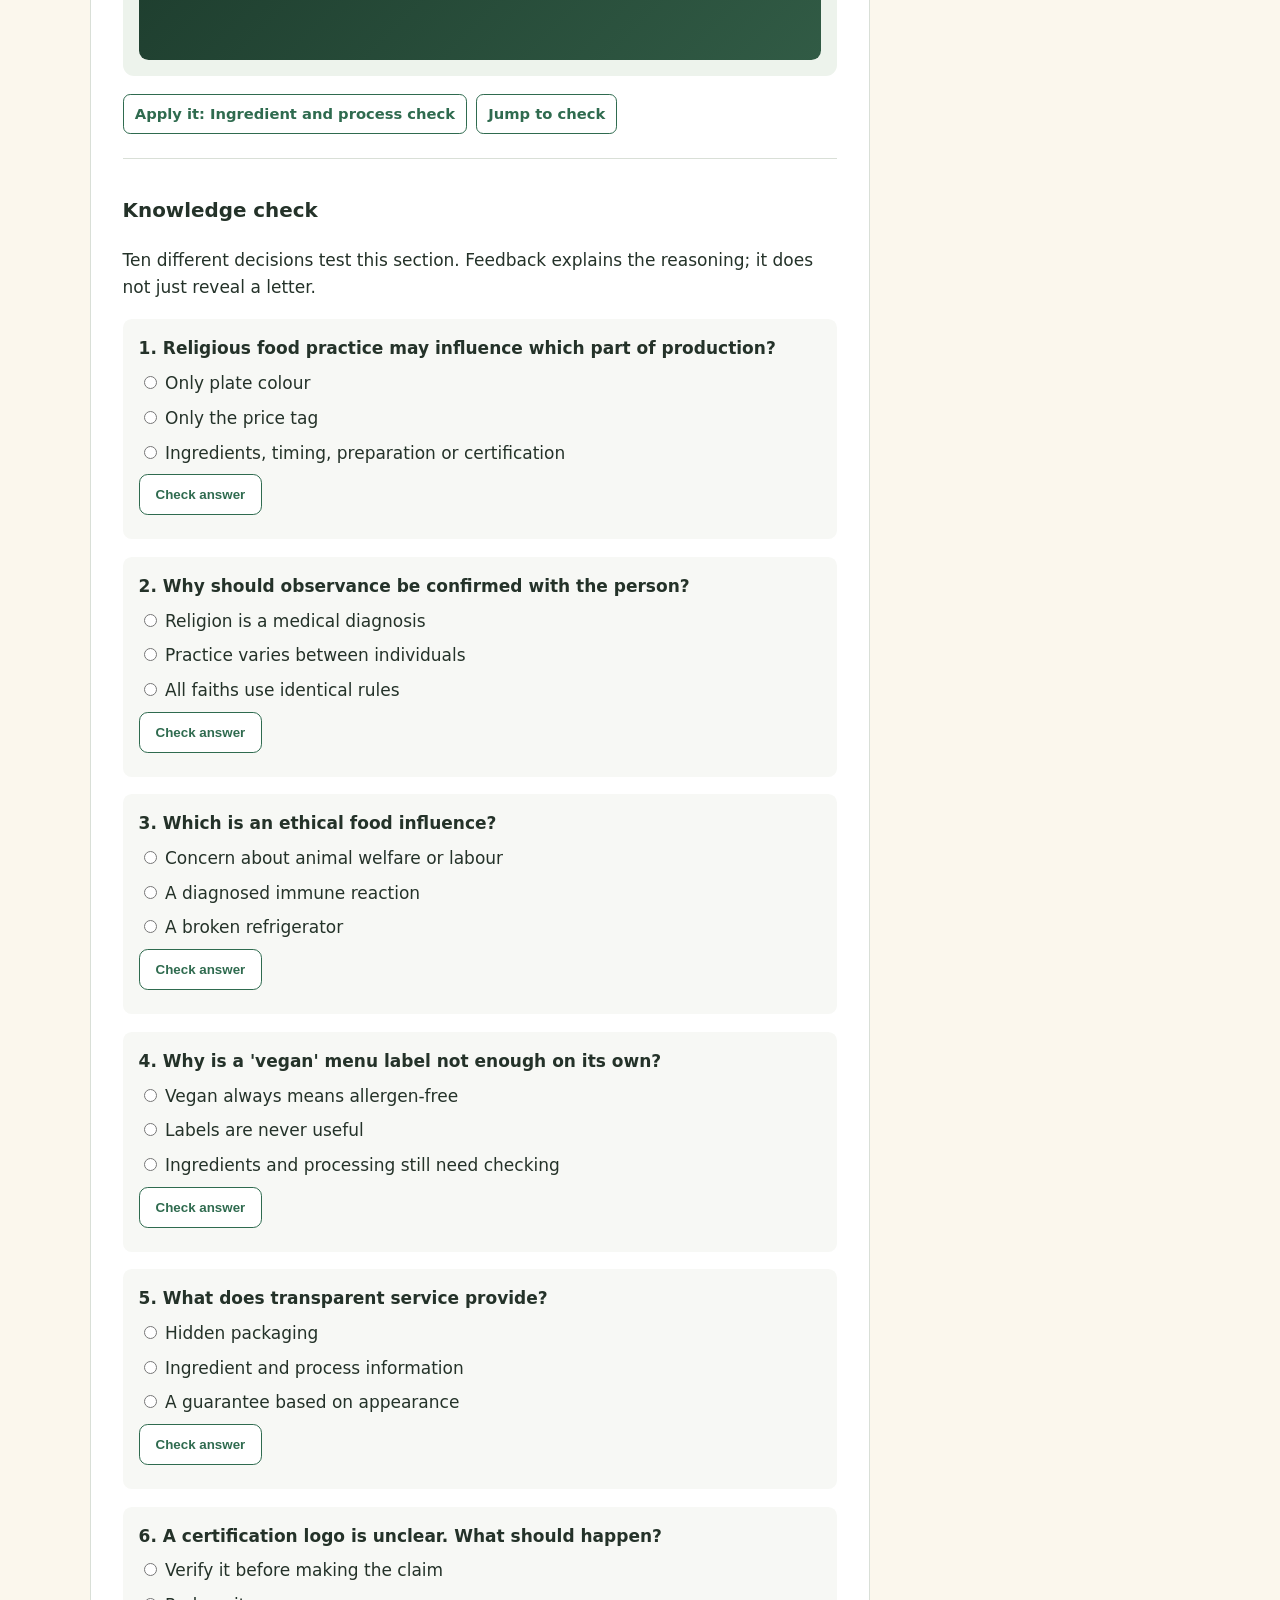
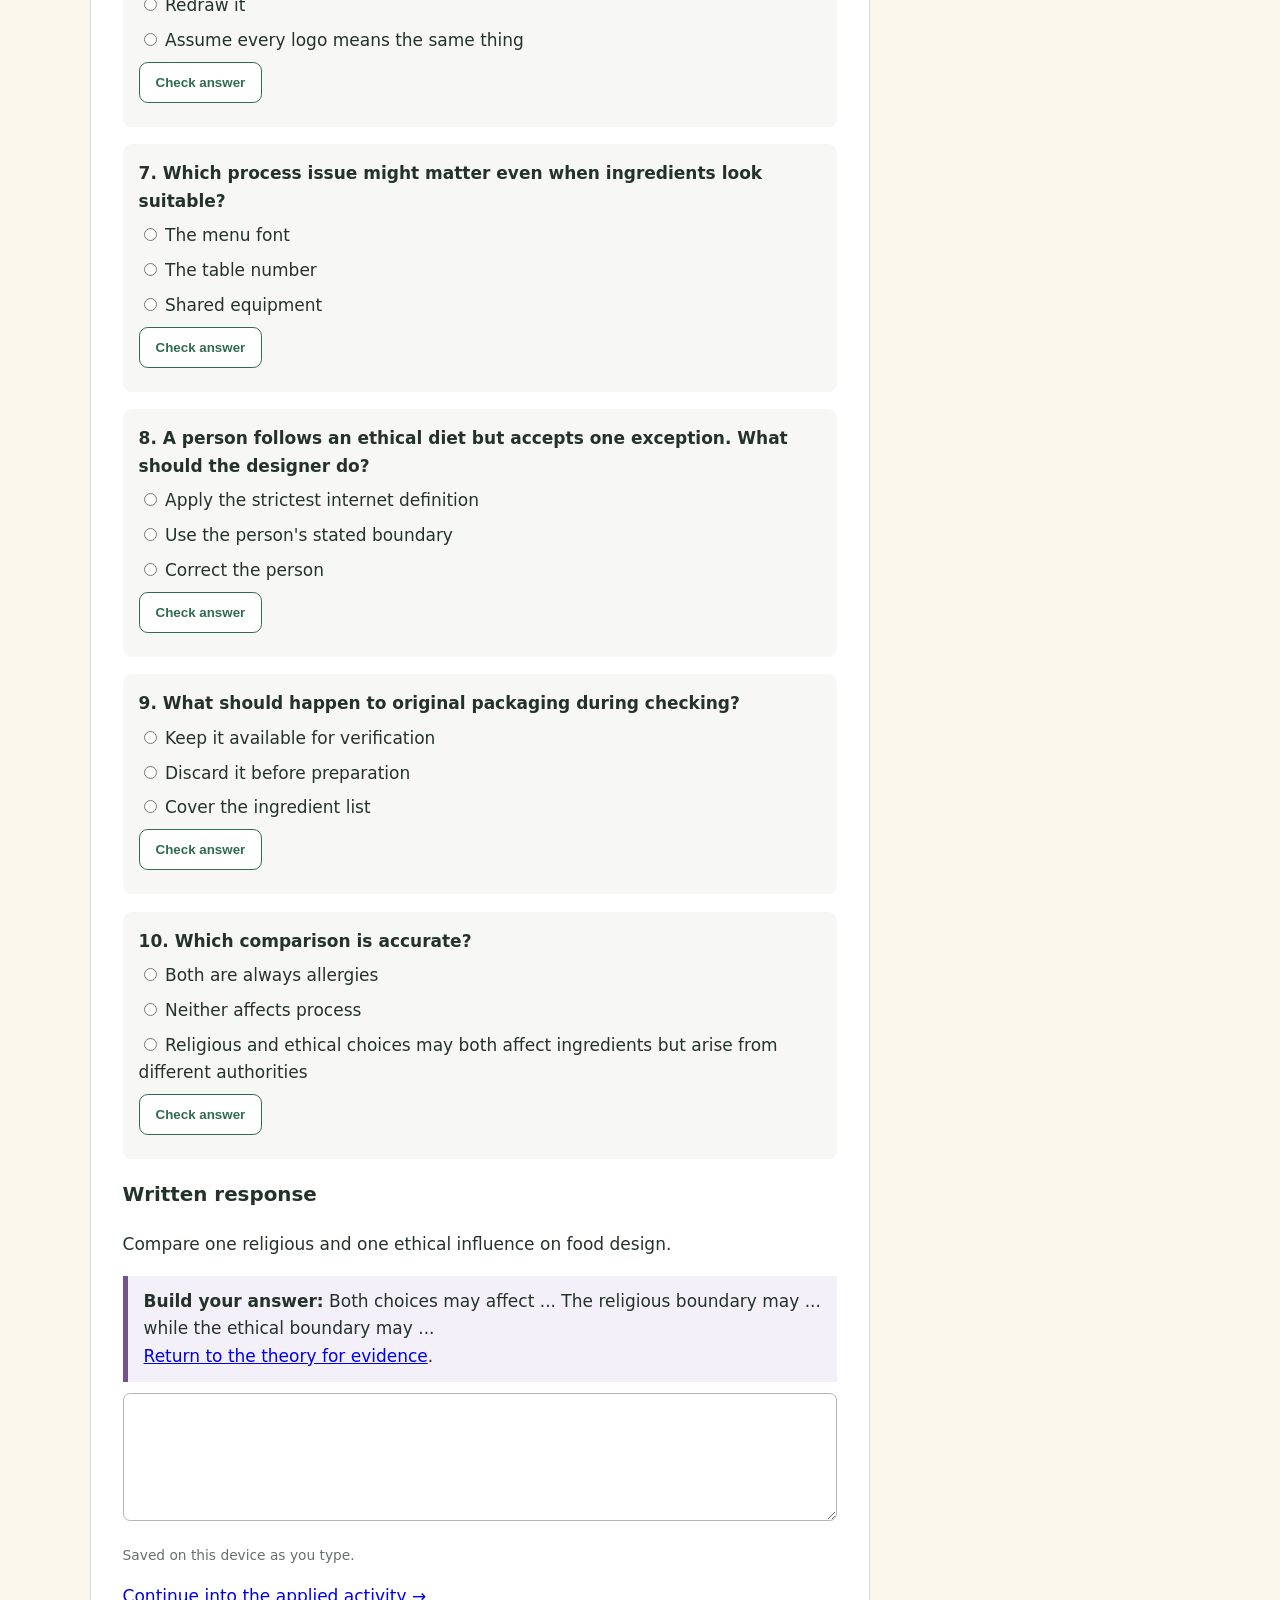
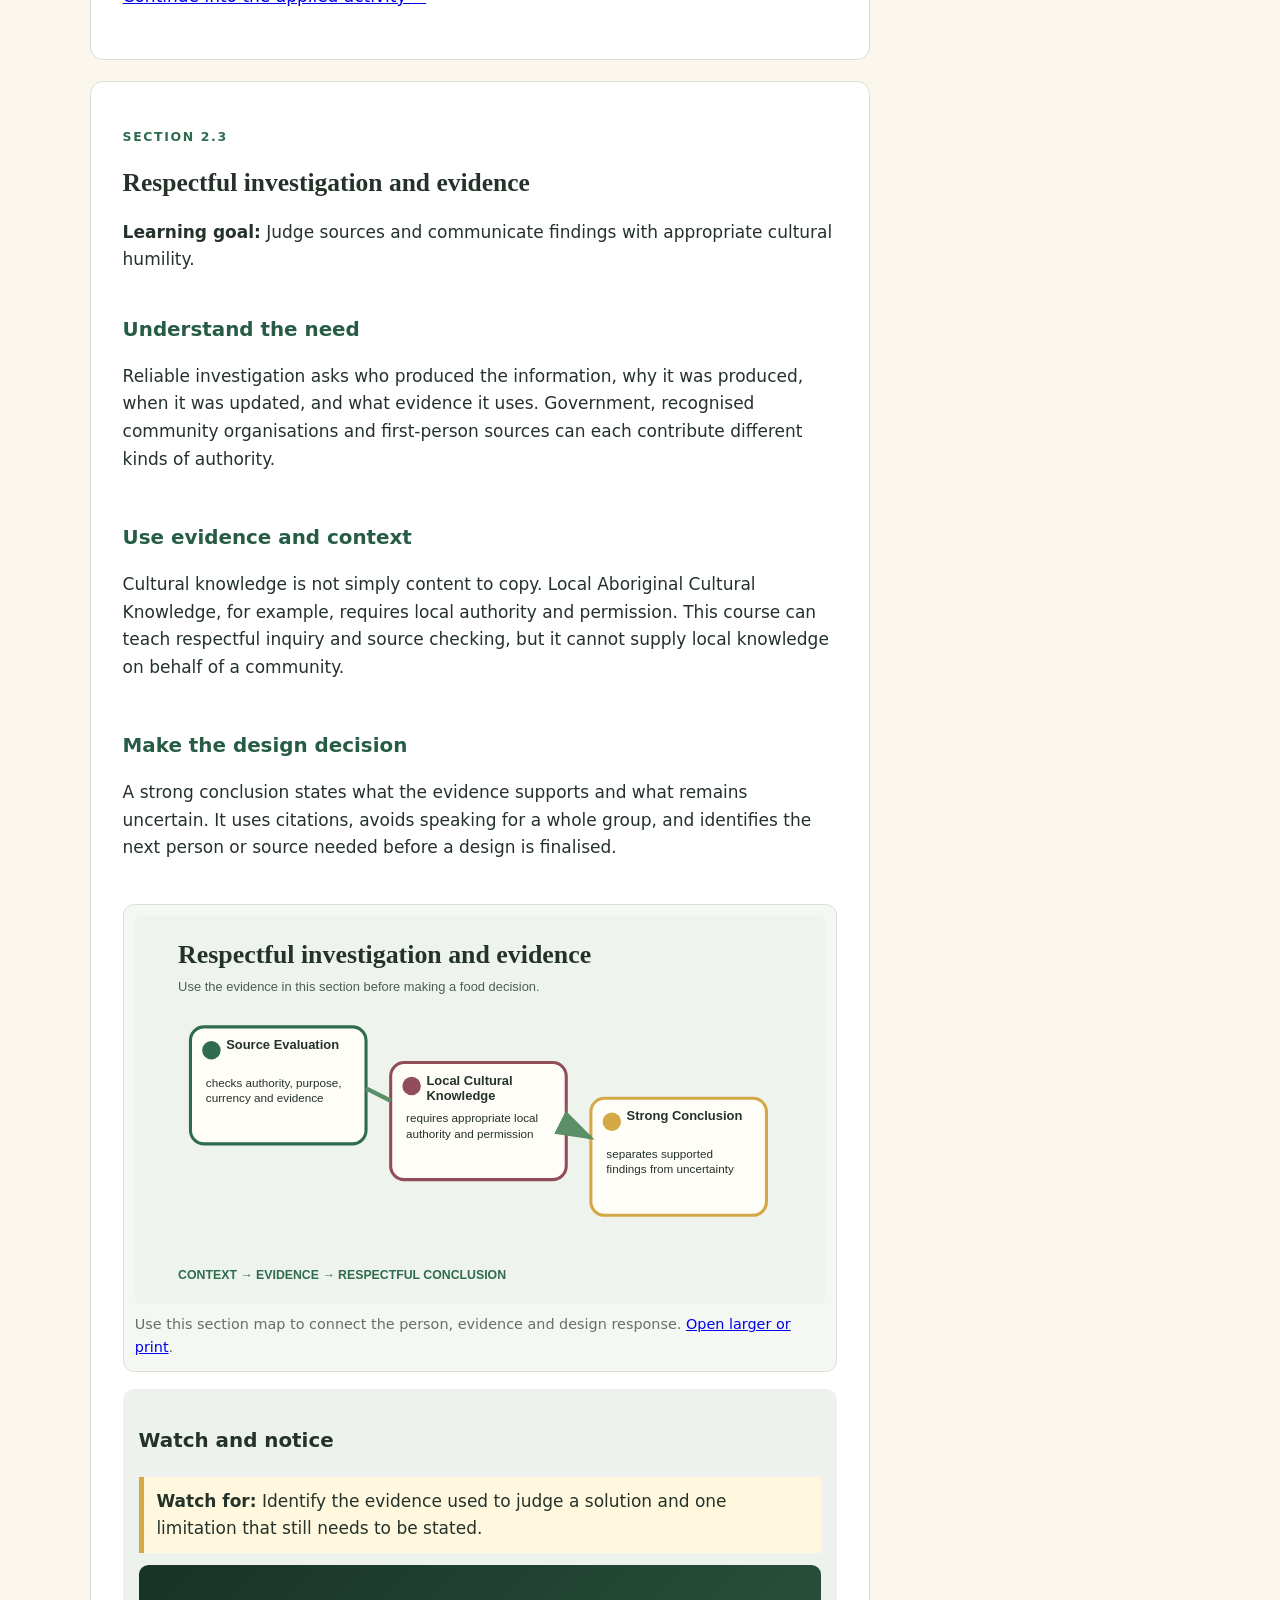
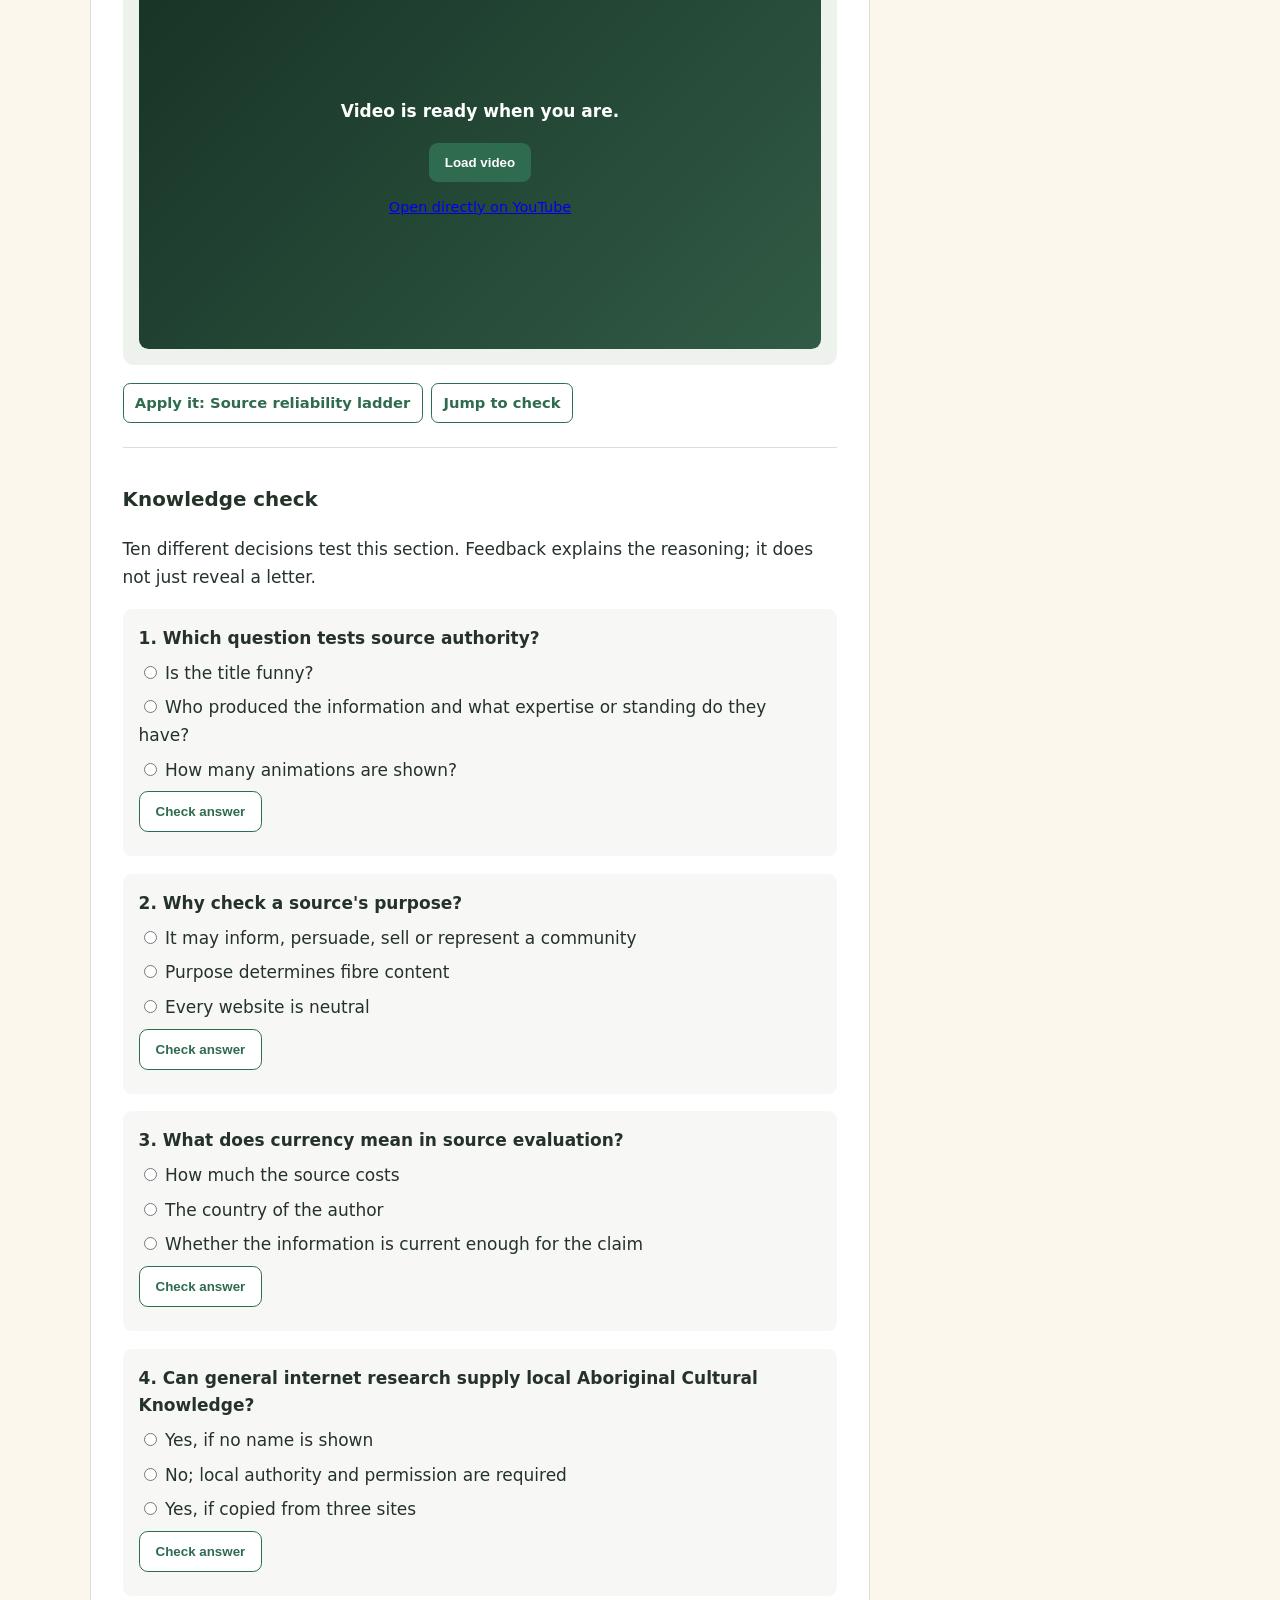
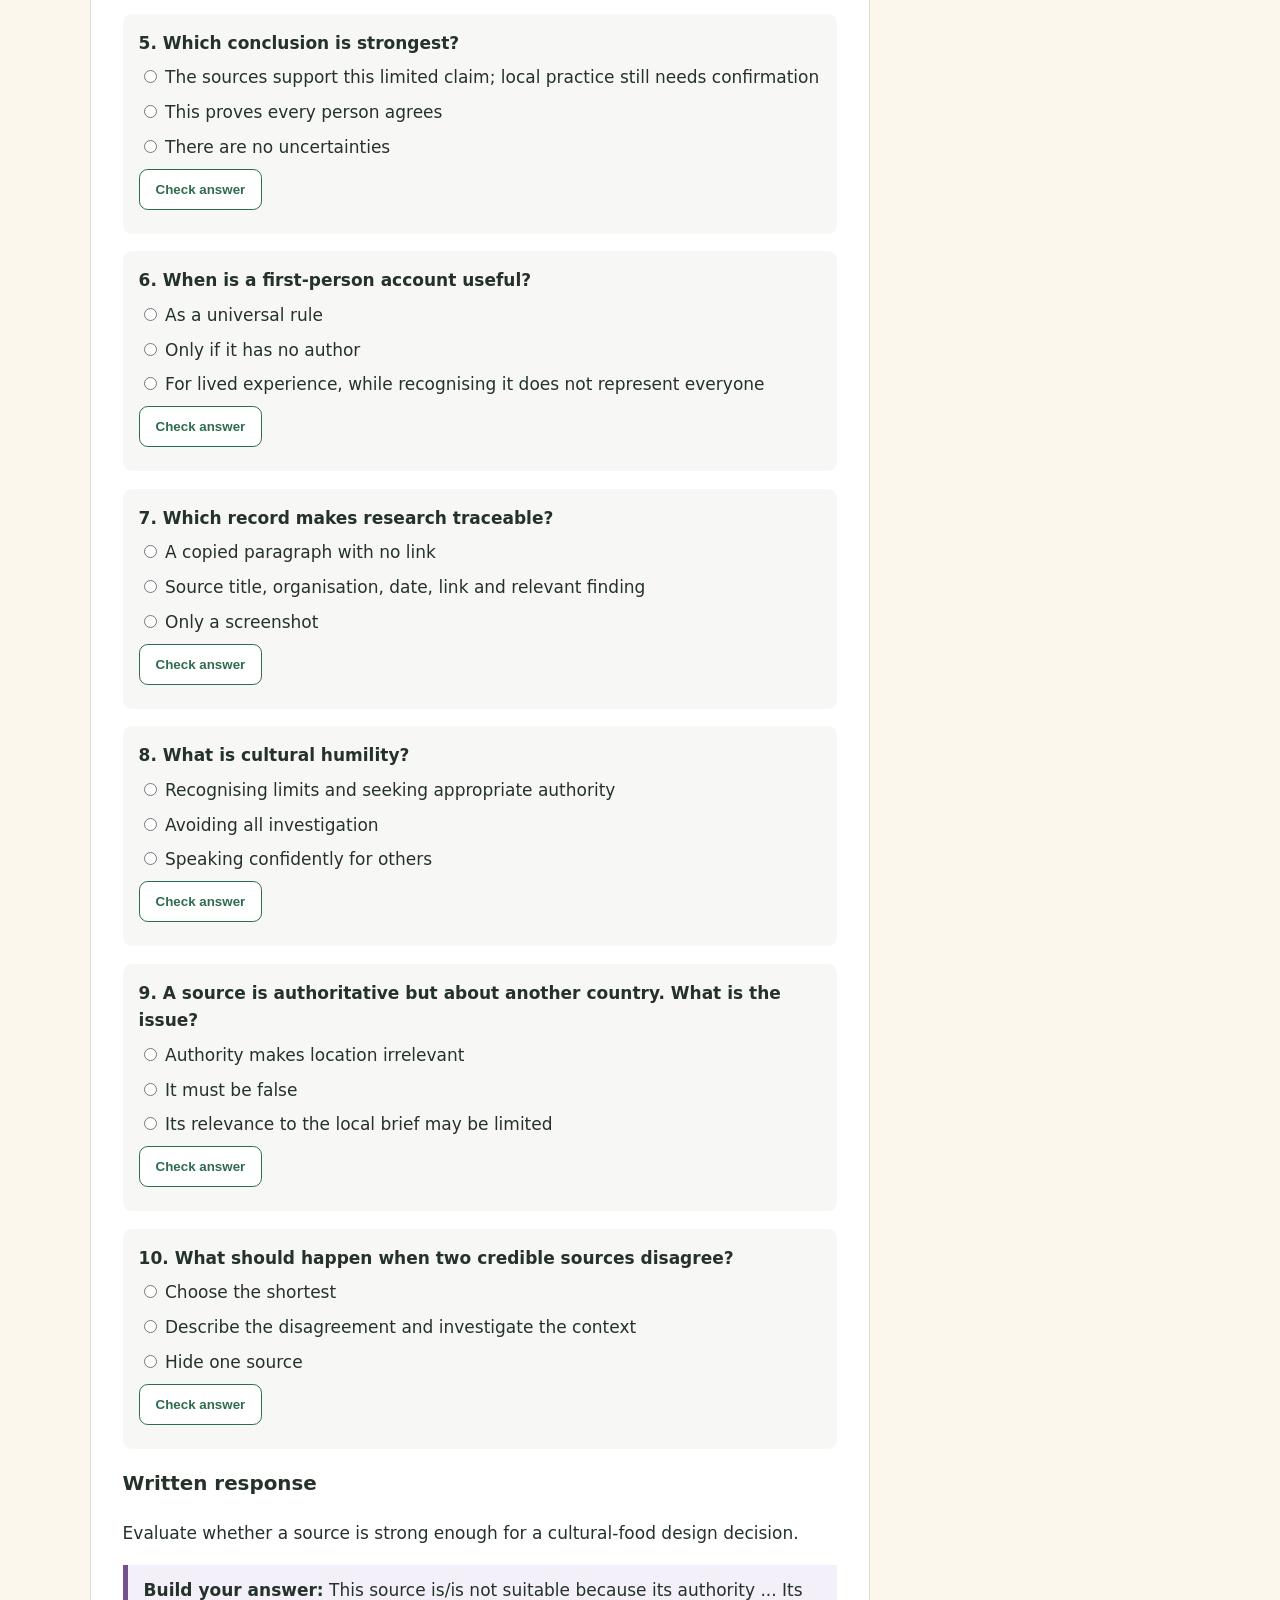
<file: module-2.html>
<!doctype html>
<html lang="en-AU"><head><meta charset="utf-8"><meta name="viewport" content="width=device-width,initial-scale=1">
<title>Culture, belief and food practices | Food for Specific Needs</title><link rel="stylesheet" href="assets/site.css?v=2"></head>
<body><a class="skip" href="#main">Skip to content</a>
<header class="site-header"><div class="brand"><span class="brand-mark"><img src="assets/food-for-specific-needs-identity-v1.png" alt=""></span><div><strong>Food for Specific Needs</strong><small>Year 9 · Term 2 · Food Technology</small></div></div>
<button class="nav-toggle" aria-expanded="false" aria-controls="site-nav">Menu</button><nav id="site-nav" aria-label="Course"><a href="index.html">Home</a><a href="index.html#modules">Modules</a><a href="activities.html">Activities</a><a href="folio.html">Folio</a><a href="recipes.html">Recipes</a><a href="videos.html">Videos</a><a href="assessment.html">Assessment</a><a href="teacher-resources.html">Teacher</a></nav></header>
<main id="main"><section class="module-hero" data-module="2"><p class="eyebrow">Module 2 of 5</p><h1 data-title></h1><p data-question></p></section><section class="page"><div class="module-start"><article class="card presentation-card"><p class="eyebrow">Begin here</p><h2>Class presentation</h2><p>Use the eight-slide overview before beginning the section learning packages.</p><a class="button" href="resources/teacher/presentations/module-2-culture-belief-and-food-practices.pptx">Download Module 2 PowerPoint</a></article><article class="card"><p class="eyebrow">Your evidence</p><h2>Module progress</h2><div class="progress"><span data-module-progress></span></div><p class="module-meter" data-module-meter></p><p class="meta">Progress is stored only in this browser on this device.</p></article></div><h2>Section roadmap</h2><nav class="roadmap" data-roadmap aria-label="Section roadmap"></nav></section><section class="page module-shell"><div data-content></div><aside class="module-aside"><strong>In this module</strong><nav data-sections aria-label="Module sections"></nav><p class="meta">Responses save only in this browser on this device.</p></aside></section><script src="assets/course-data.js"></script><script src="assets/module.js"></script></main>
<footer><p>Wagga Wagga High School · TAS Faculty course resource · Educational information only</p><p>Personal medical advice and emergency planning belong with qualified professionals and approved school procedures.</p></footer>
<script src="assets/site.js"></script></body></html>
</file>
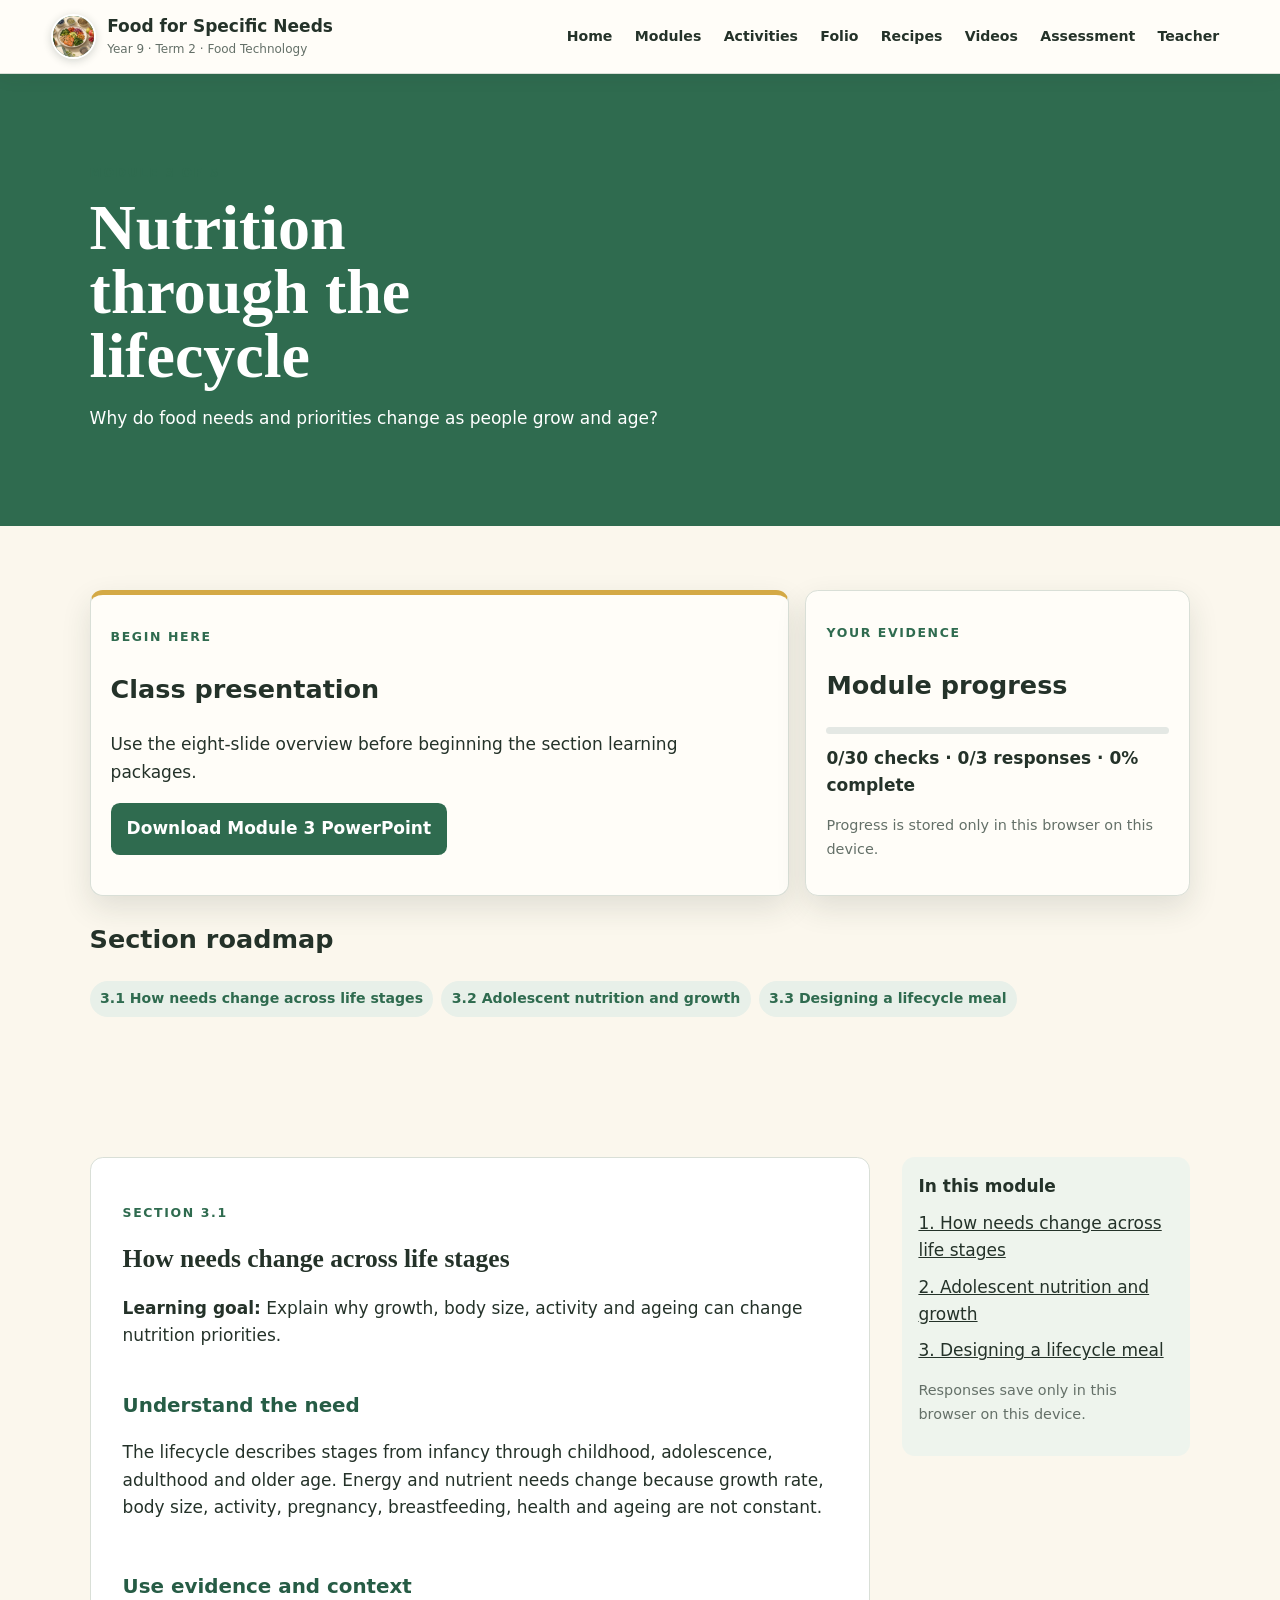
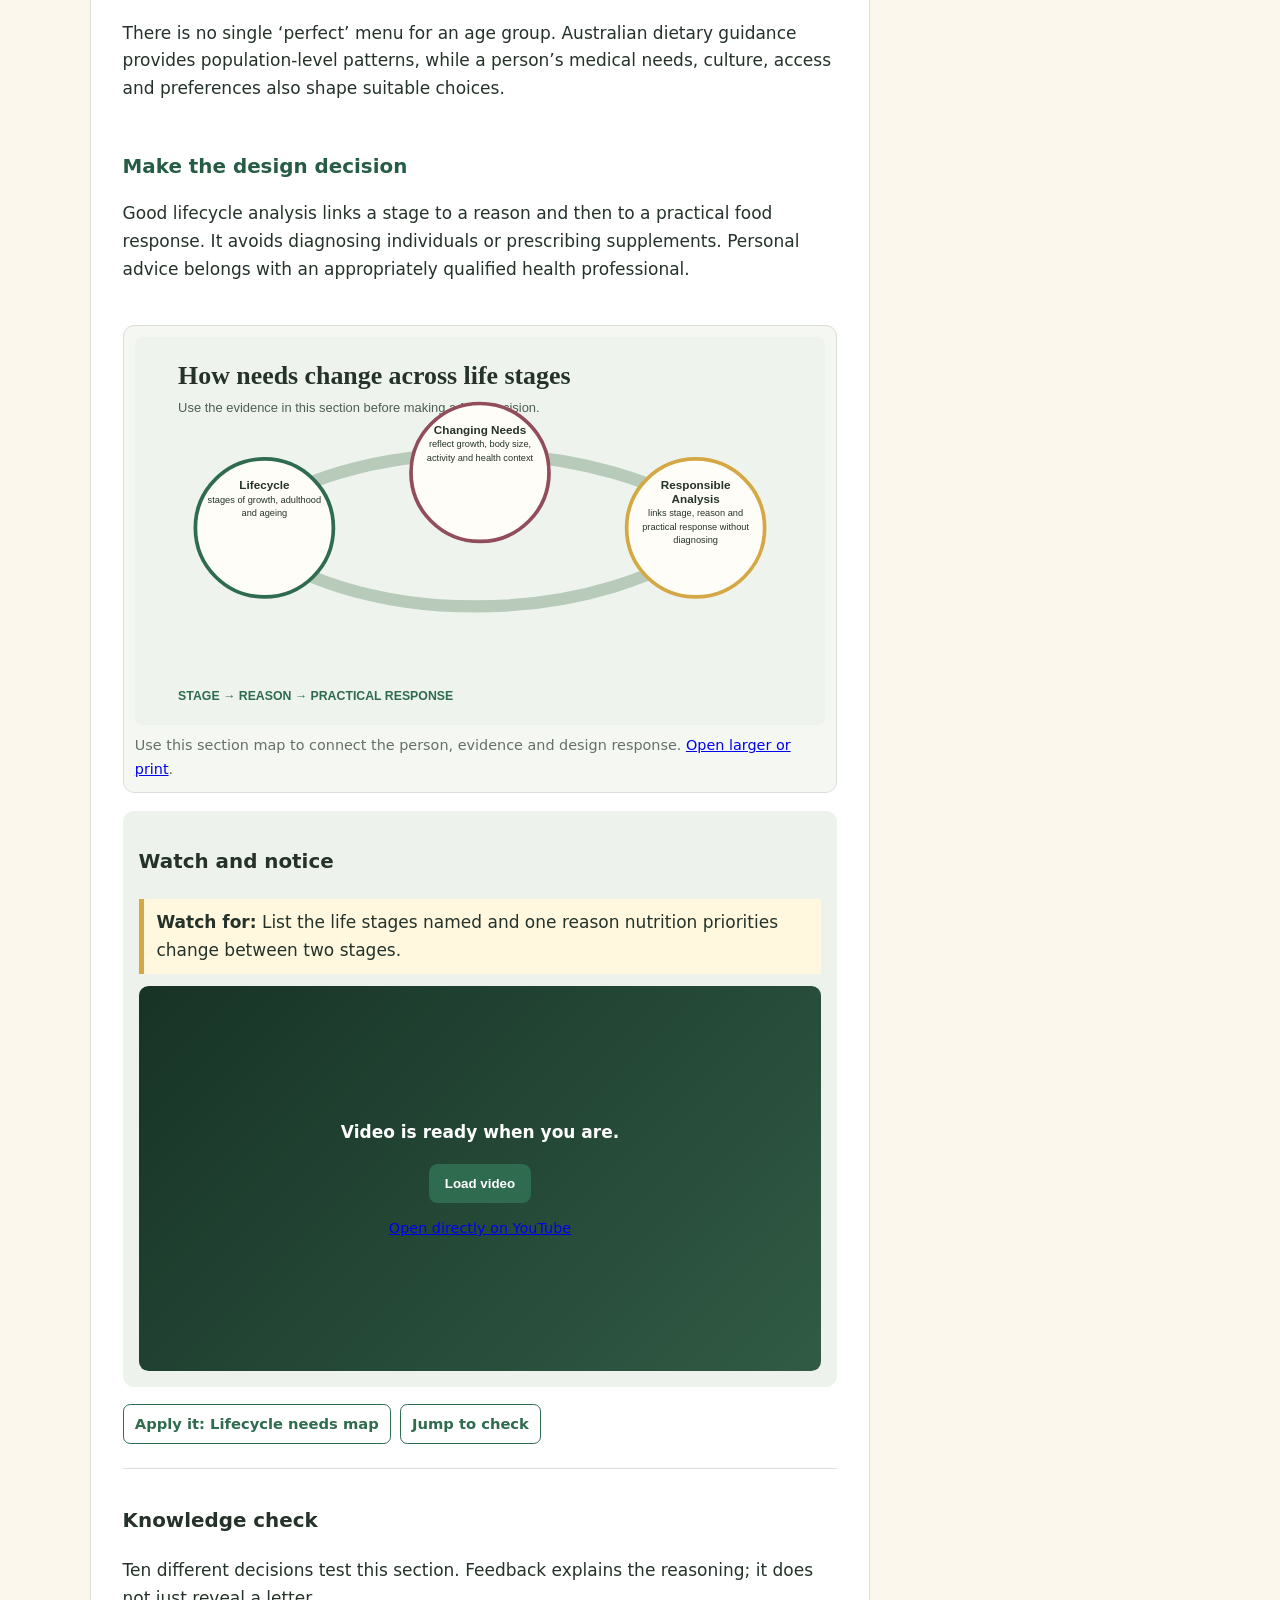
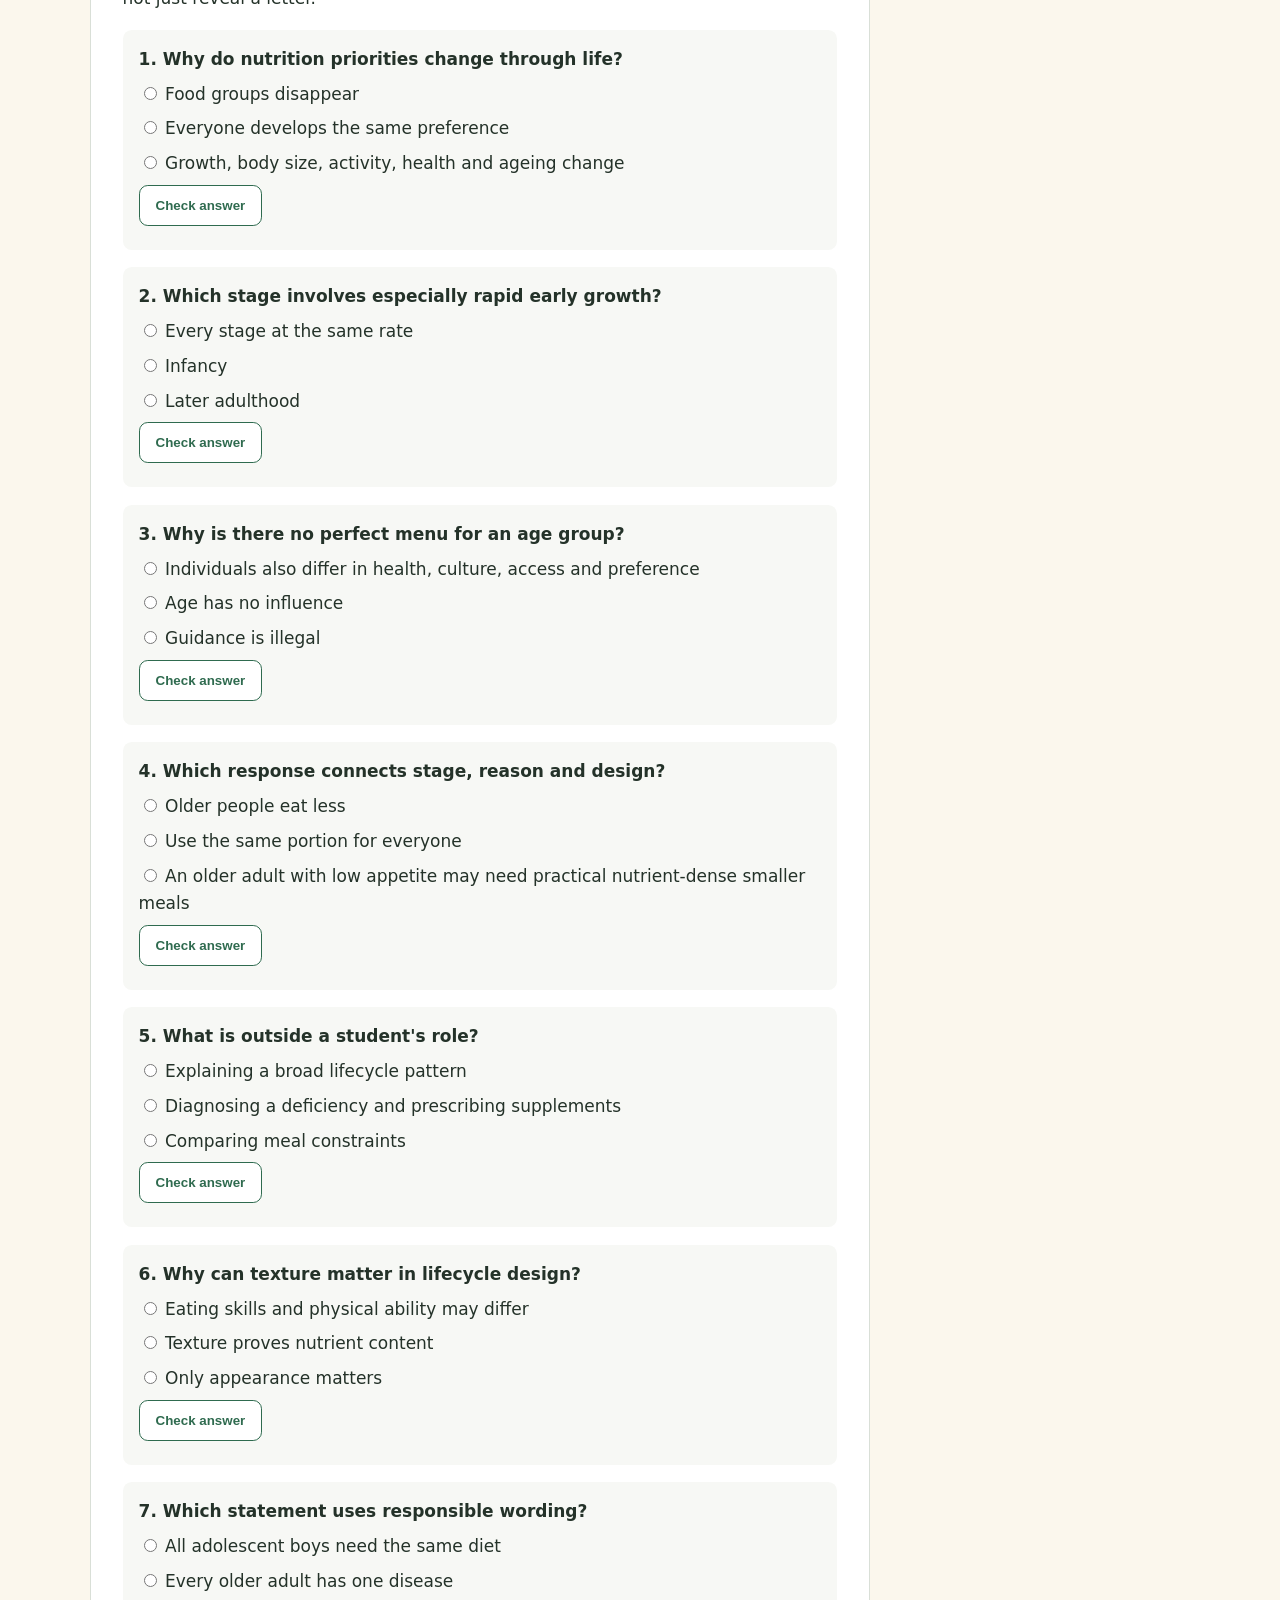
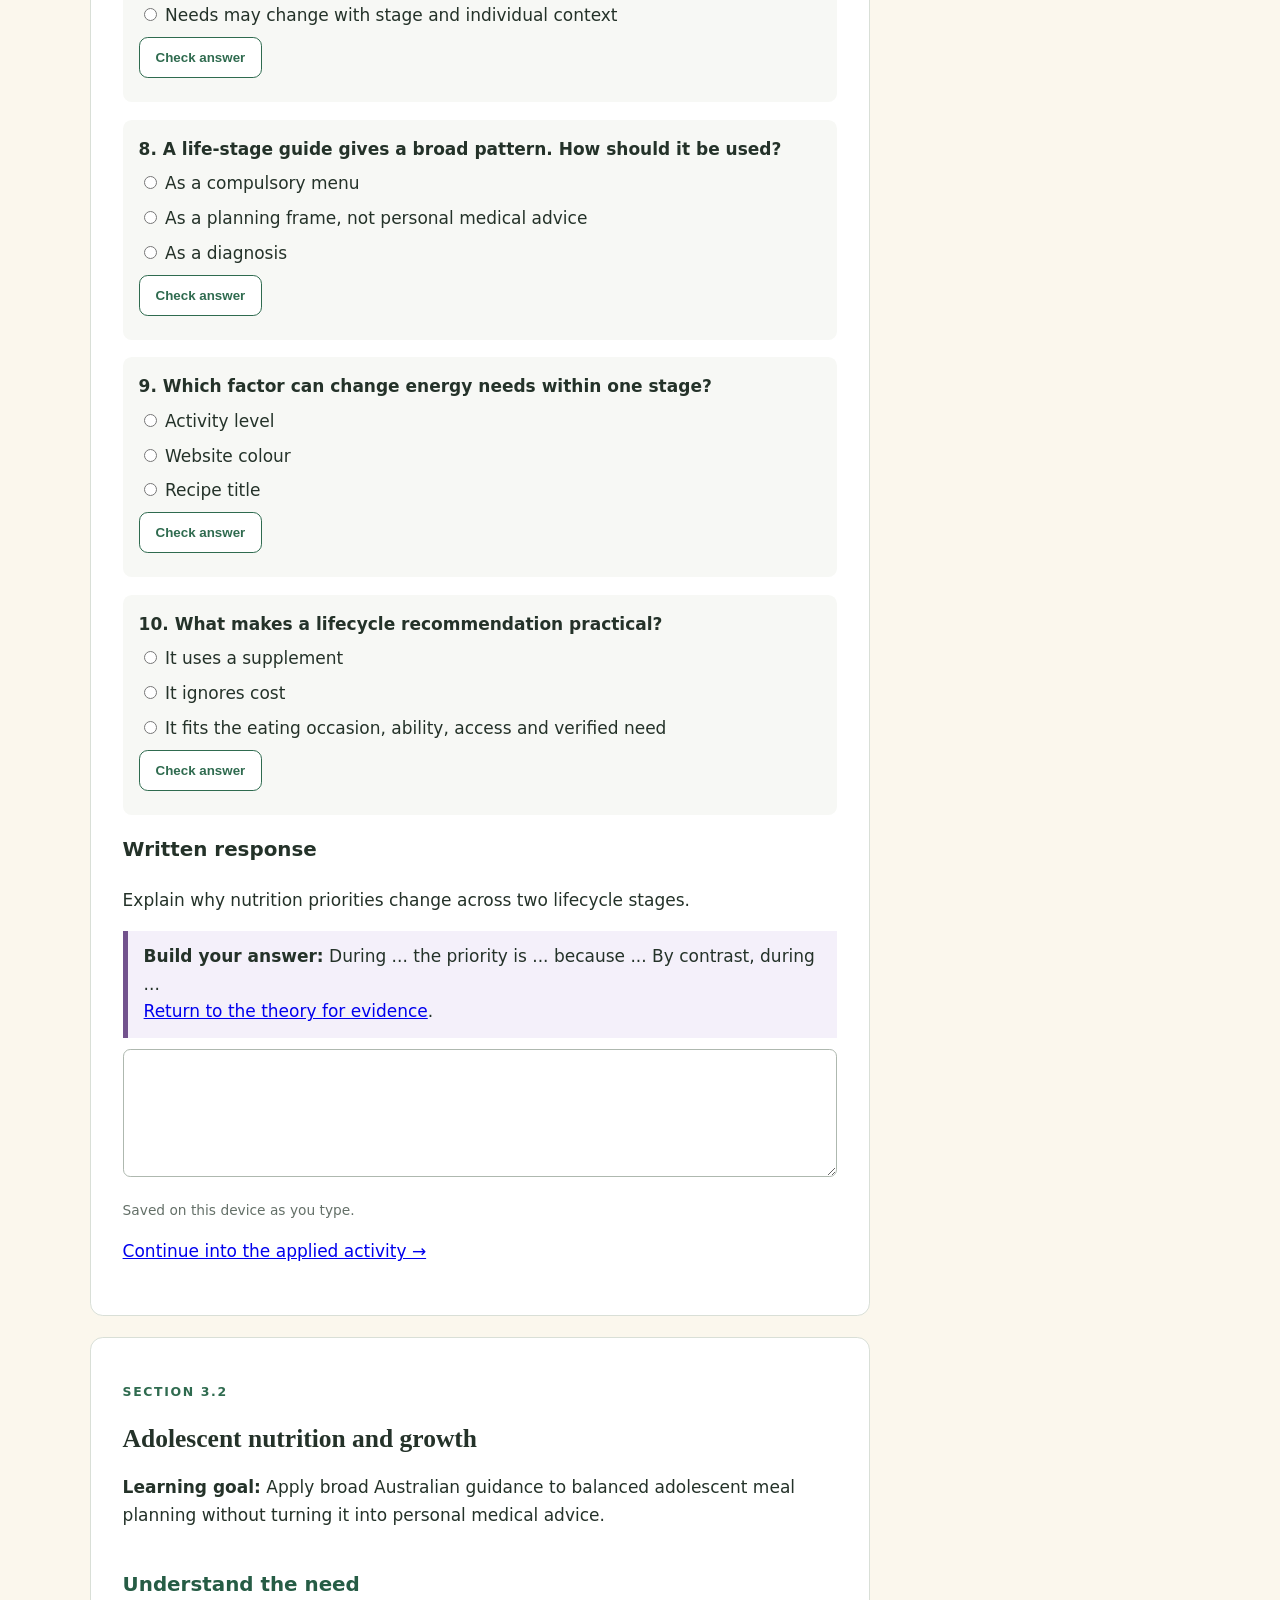
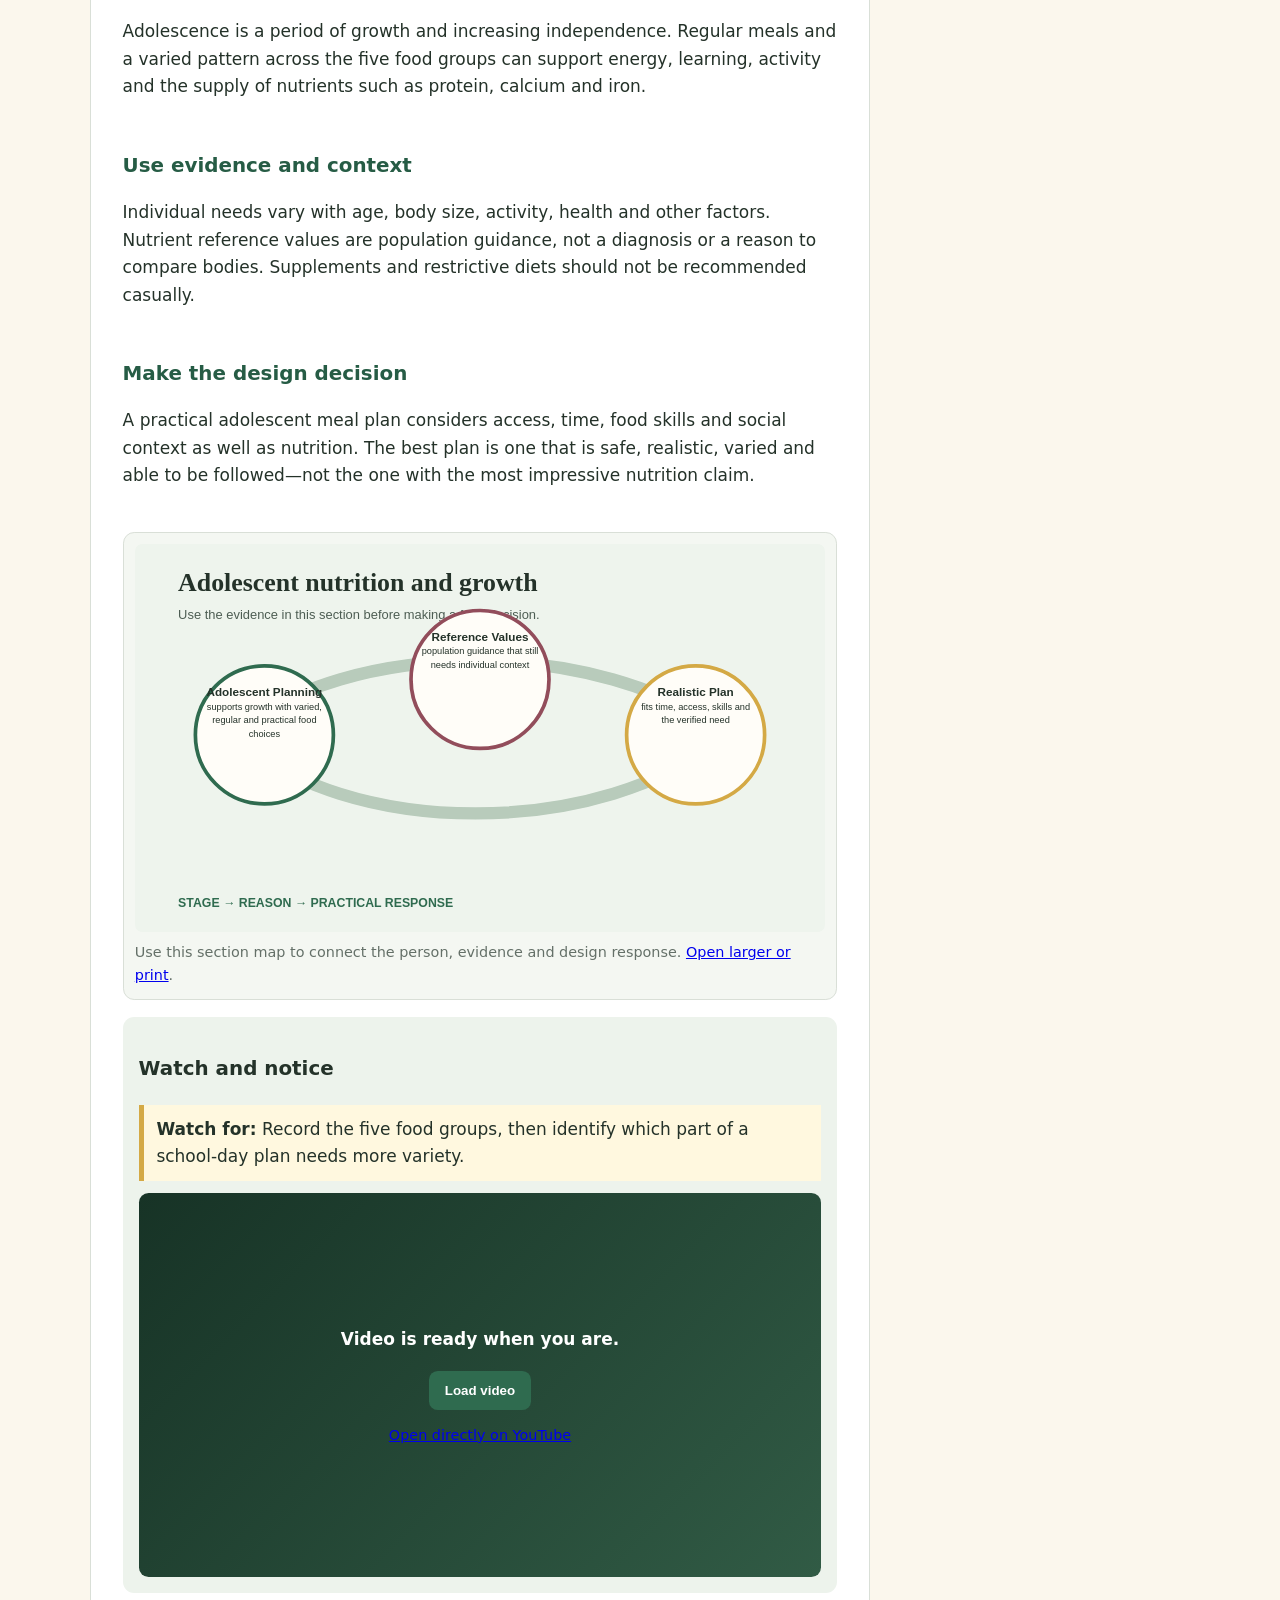
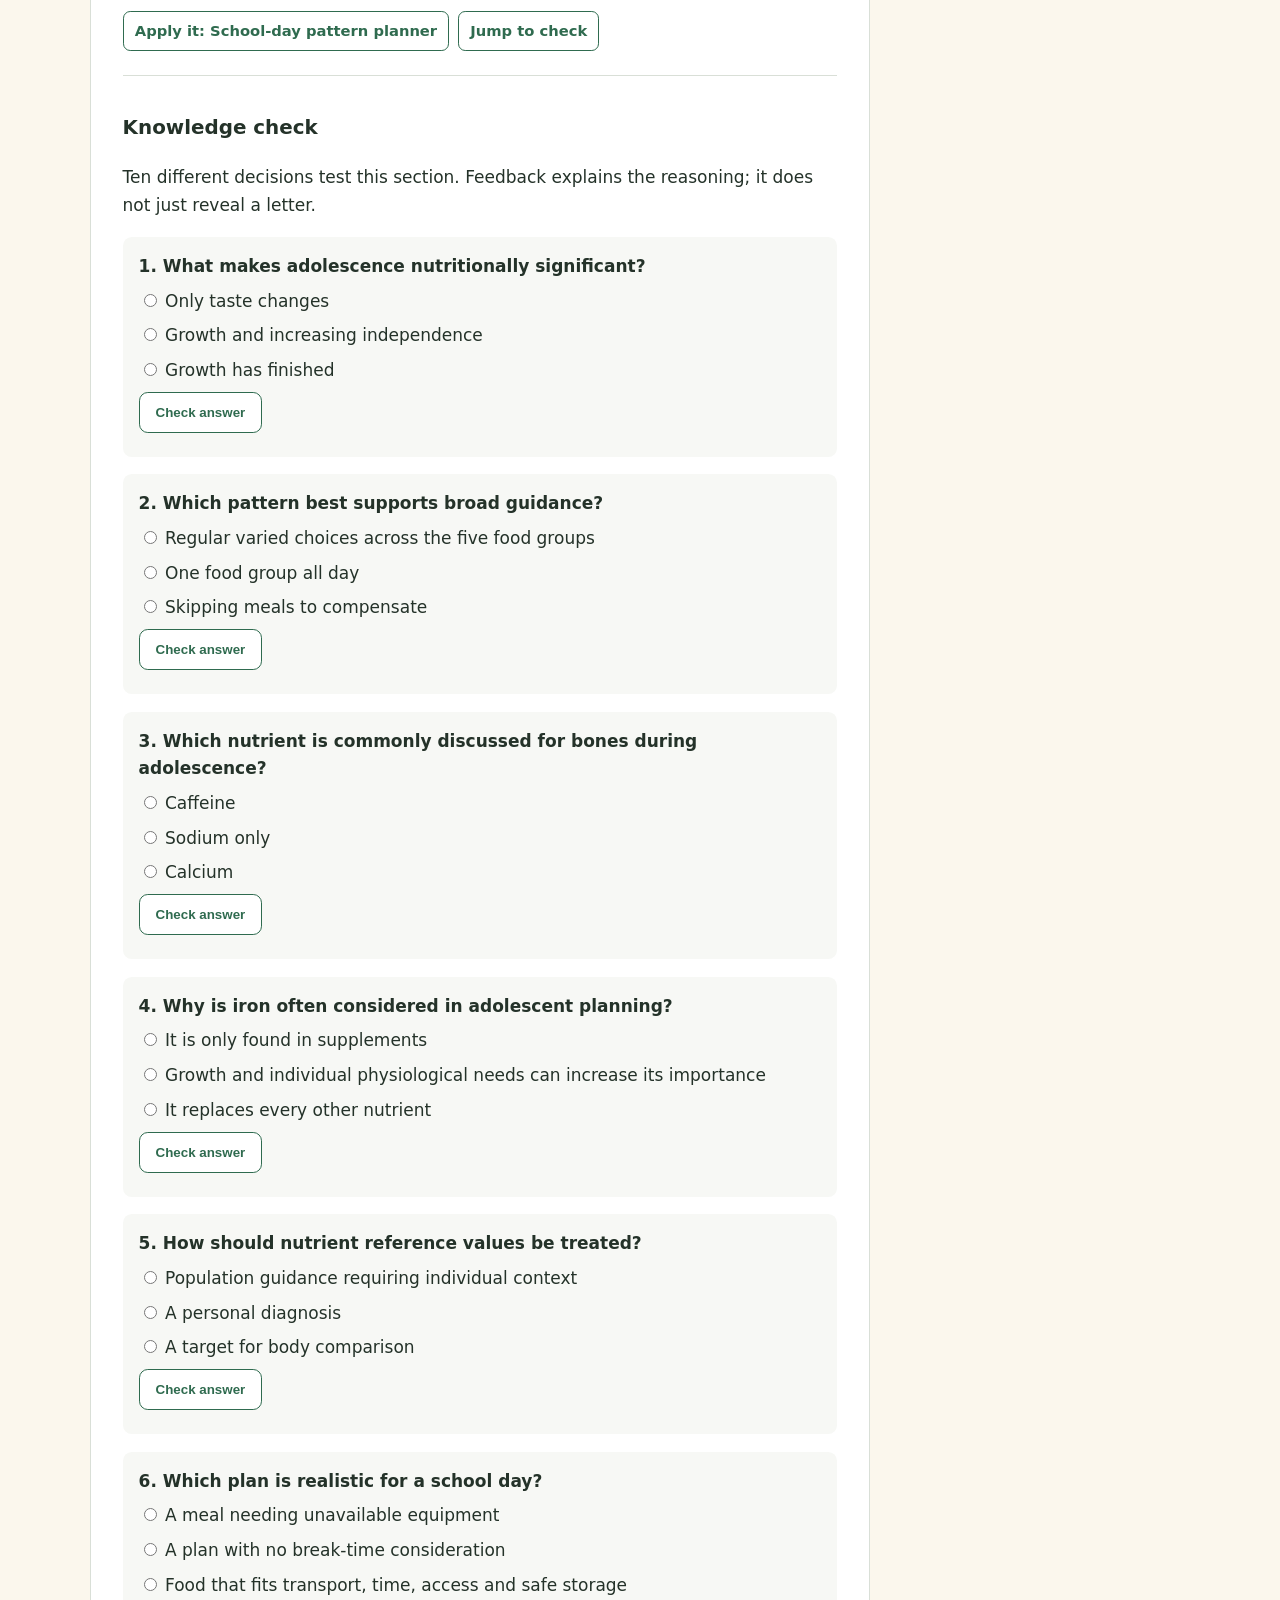
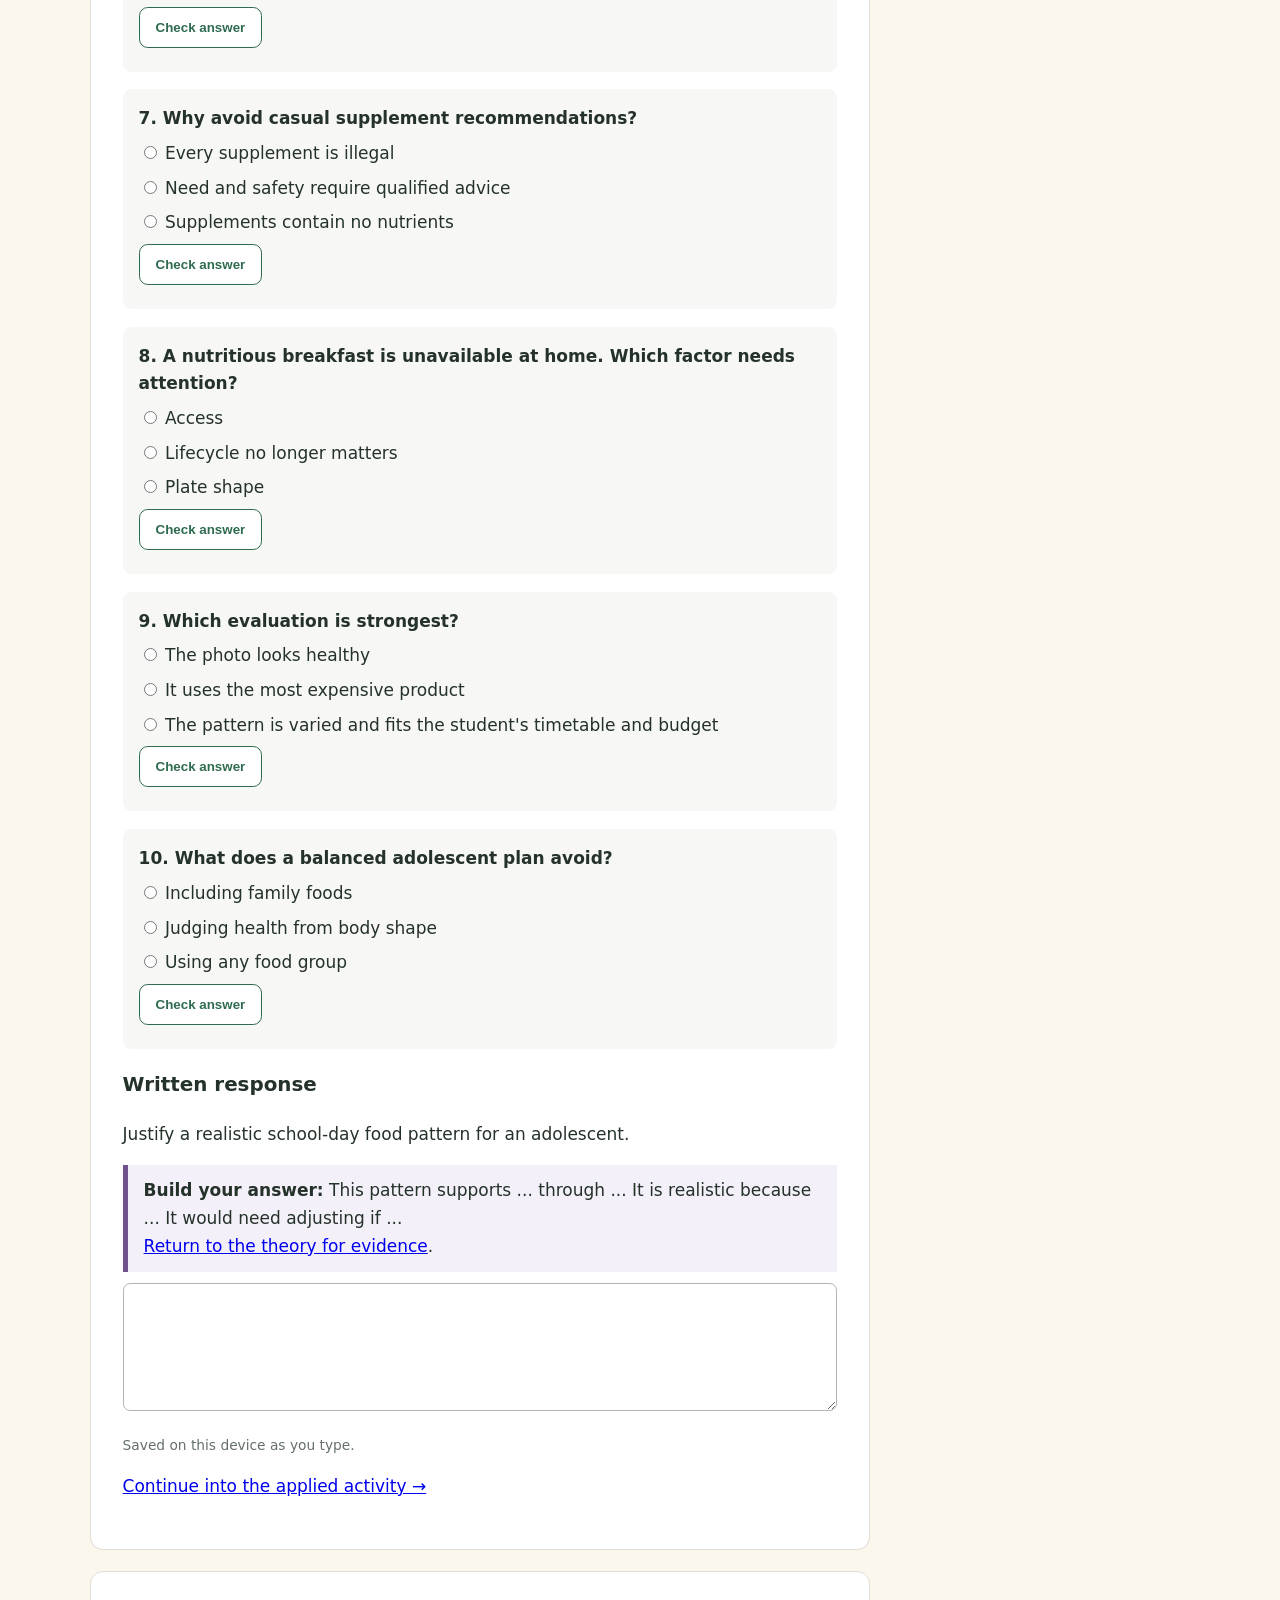
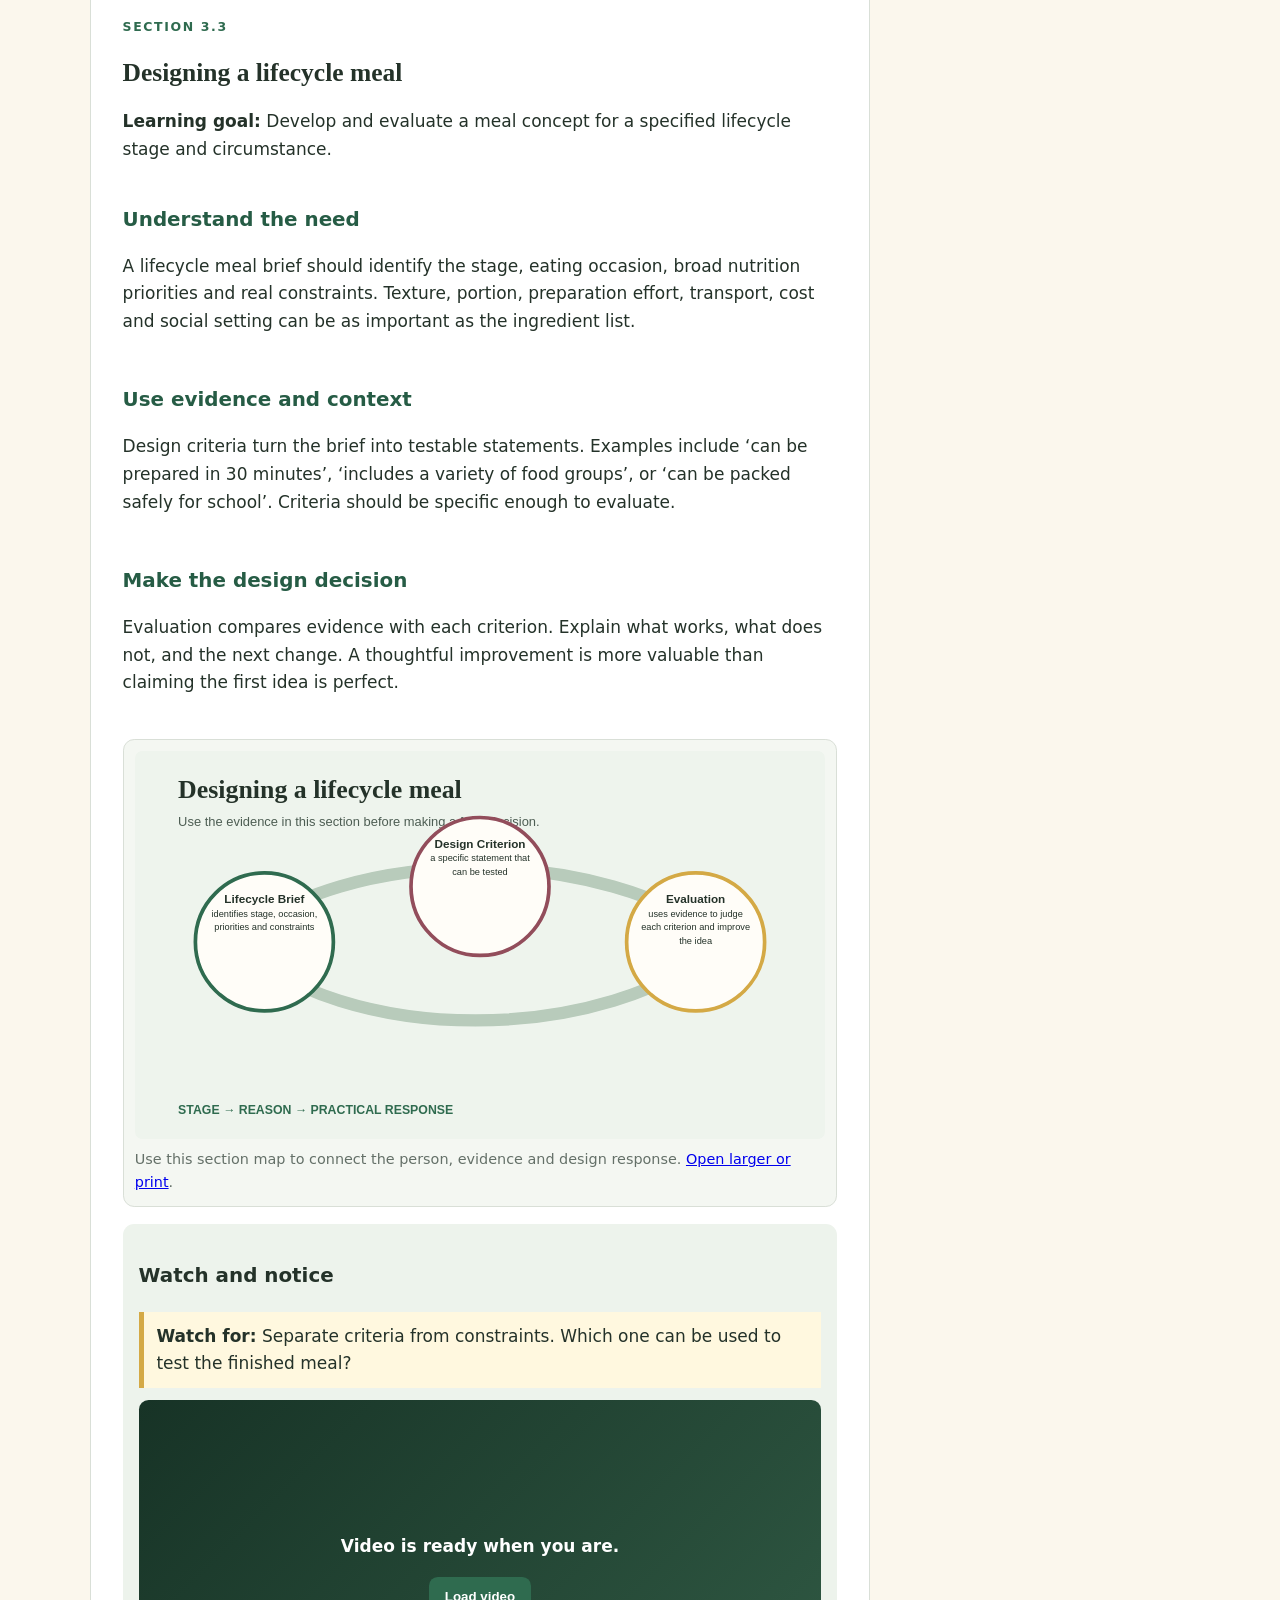
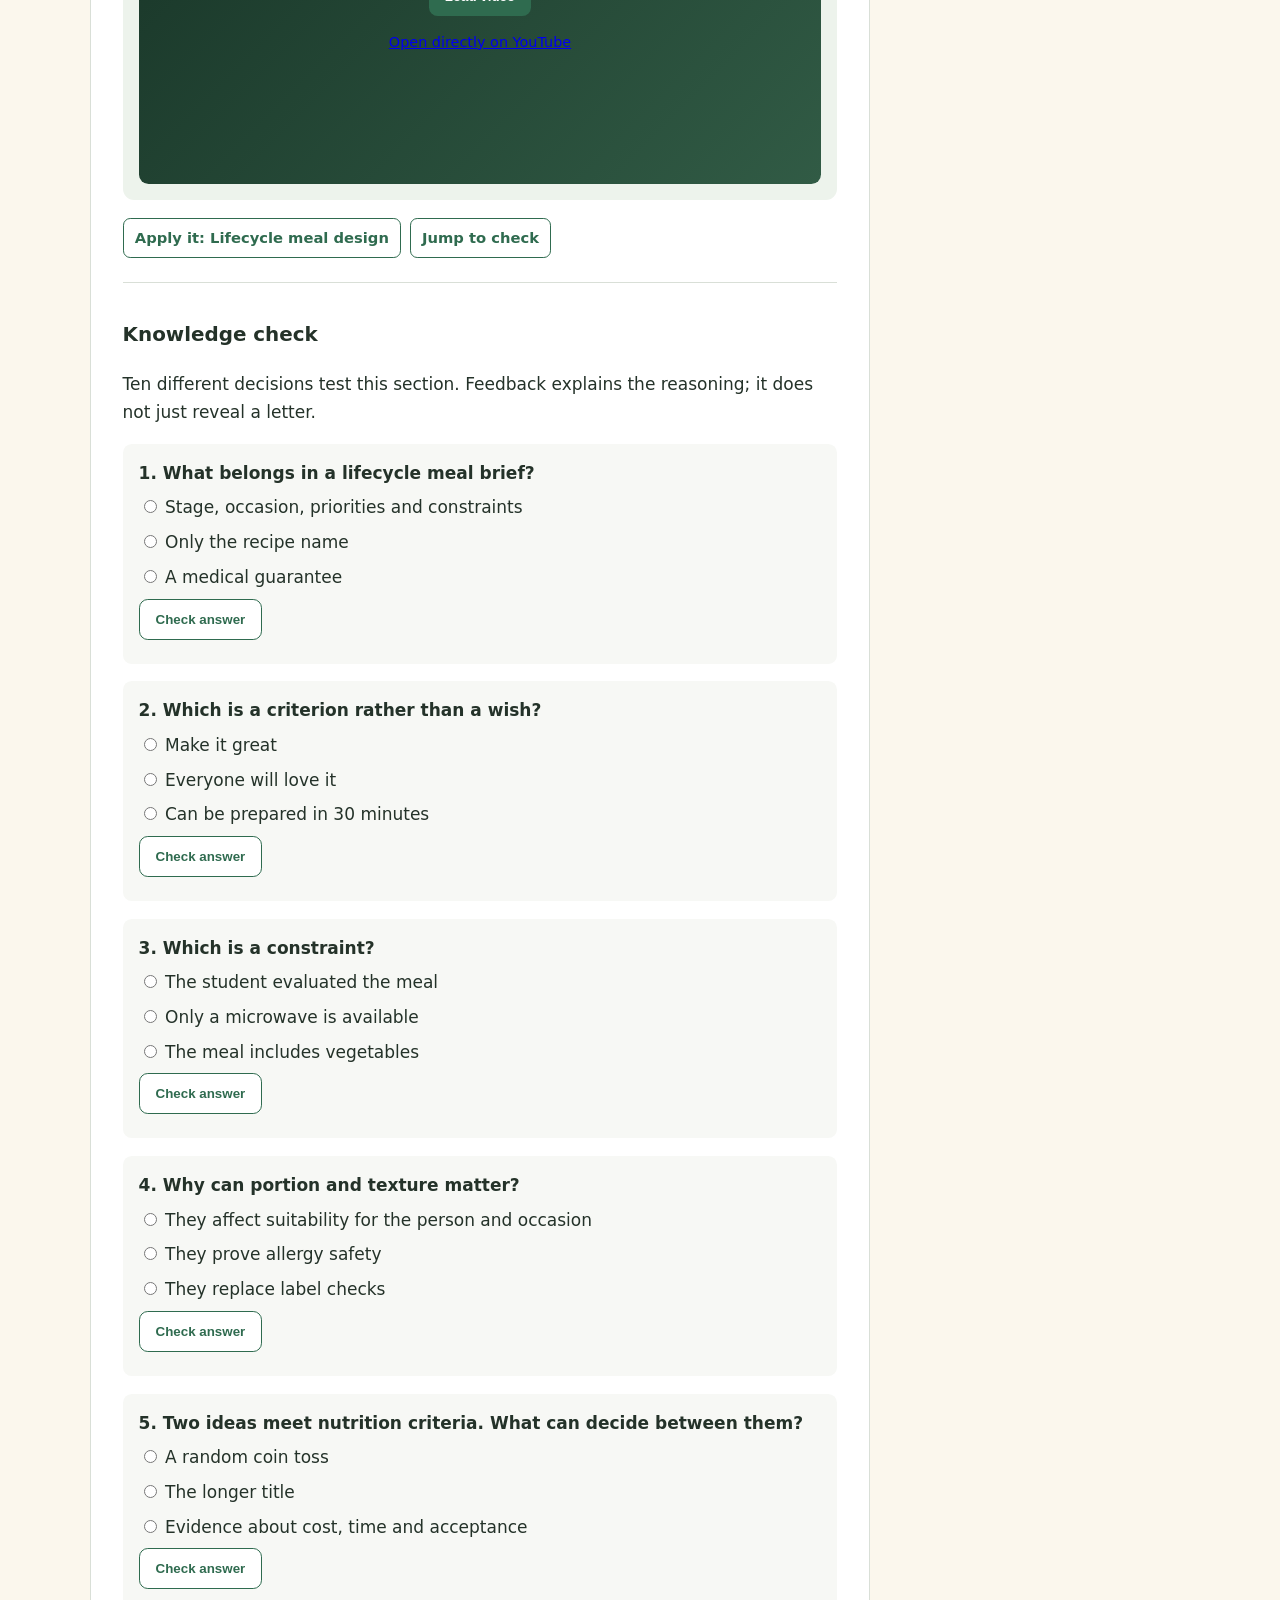
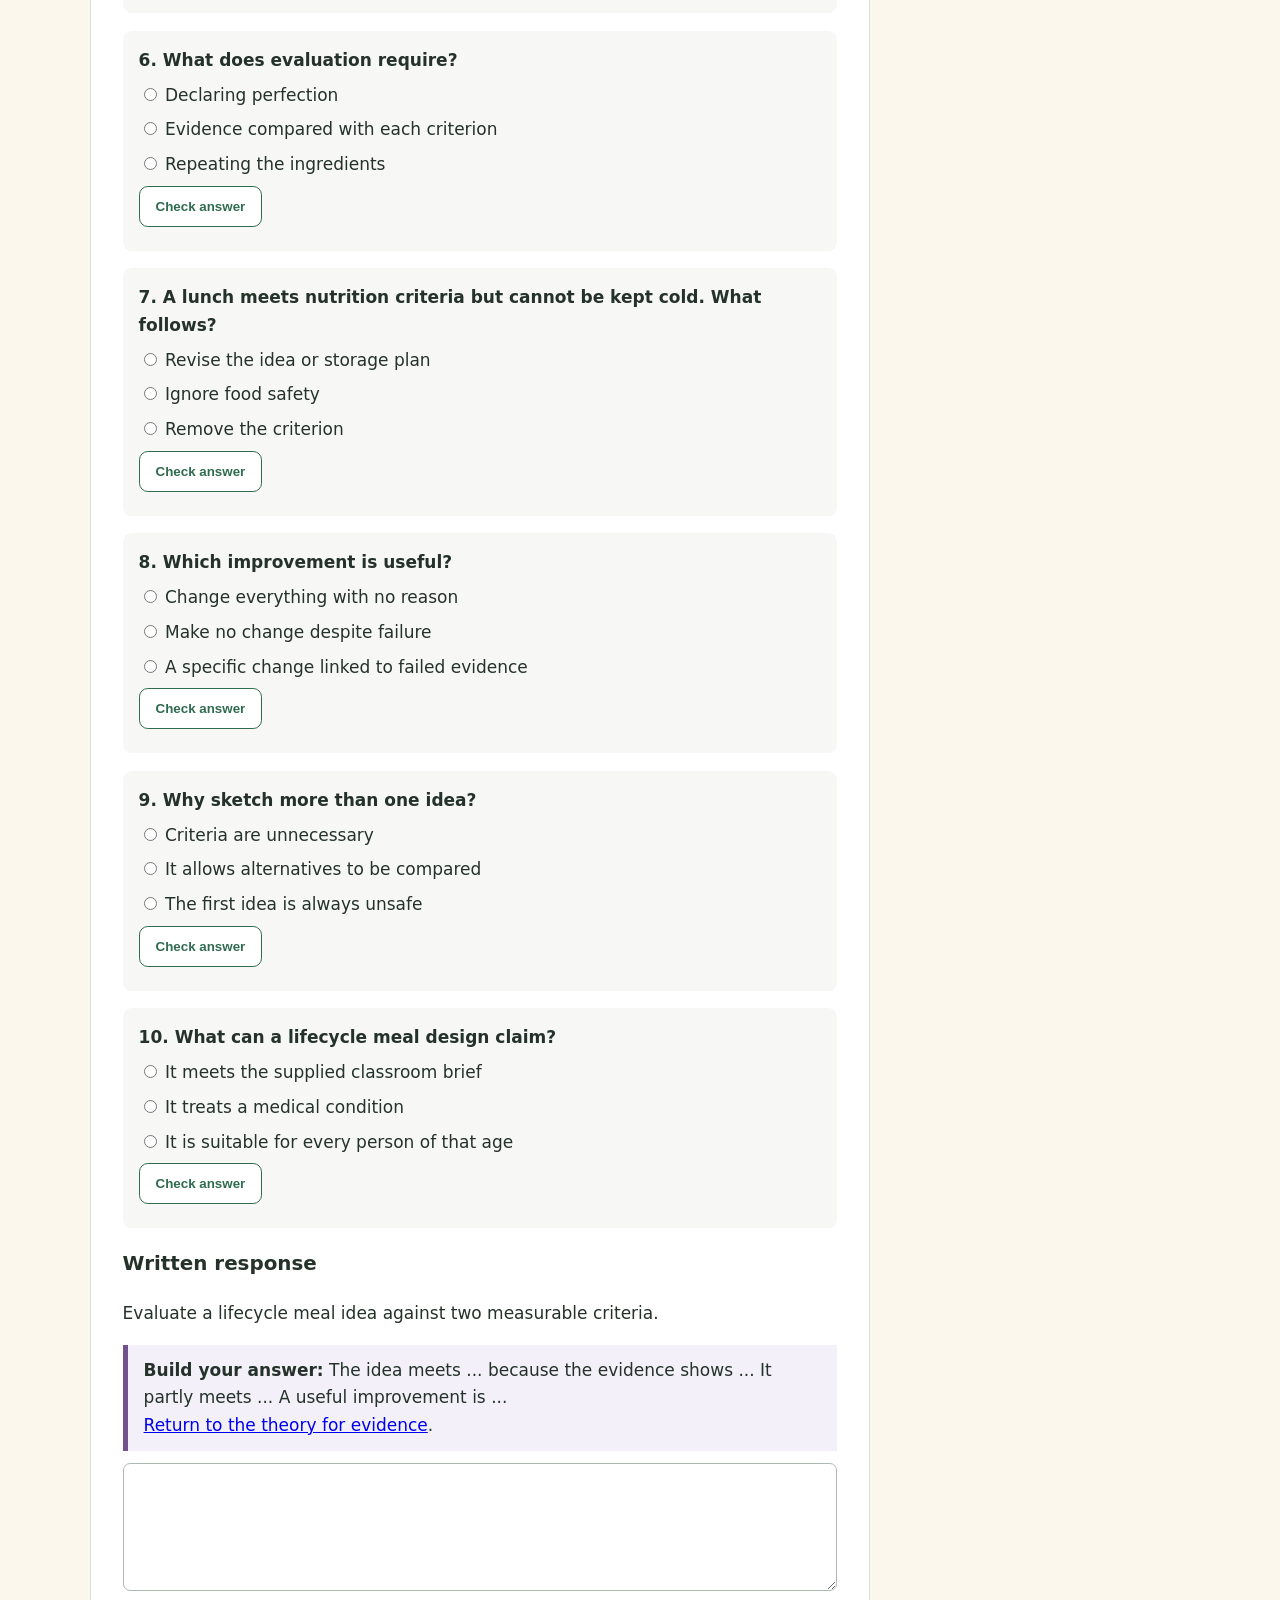
<file: module-3.html>
<!doctype html>
<html lang="en-AU"><head><meta charset="utf-8"><meta name="viewport" content="width=device-width,initial-scale=1">
<title>Nutrition through the lifecycle | Food for Specific Needs</title><link rel="stylesheet" href="assets/site.css?v=2"></head>
<body><a class="skip" href="#main">Skip to content</a>
<header class="site-header"><div class="brand"><span class="brand-mark"><img src="assets/food-for-specific-needs-identity-v1.png" alt=""></span><div><strong>Food for Specific Needs</strong><small>Year 9 · Term 2 · Food Technology</small></div></div>
<button class="nav-toggle" aria-expanded="false" aria-controls="site-nav">Menu</button><nav id="site-nav" aria-label="Course"><a href="index.html">Home</a><a href="index.html#modules">Modules</a><a href="activities.html">Activities</a><a href="folio.html">Folio</a><a href="recipes.html">Recipes</a><a href="videos.html">Videos</a><a href="assessment.html">Assessment</a><a href="teacher-resources.html">Teacher</a></nav></header>
<main id="main"><section class="module-hero" data-module="3"><p class="eyebrow">Module 3 of 5</p><h1 data-title></h1><p data-question></p></section><section class="page"><div class="module-start"><article class="card presentation-card"><p class="eyebrow">Begin here</p><h2>Class presentation</h2><p>Use the eight-slide overview before beginning the section learning packages.</p><a class="button" href="resources/teacher/presentations/module-3-nutrition-through-the-lifecycle.pptx">Download Module 3 PowerPoint</a></article><article class="card"><p class="eyebrow">Your evidence</p><h2>Module progress</h2><div class="progress"><span data-module-progress></span></div><p class="module-meter" data-module-meter></p><p class="meta">Progress is stored only in this browser on this device.</p></article></div><h2>Section roadmap</h2><nav class="roadmap" data-roadmap aria-label="Section roadmap"></nav></section><section class="page module-shell"><div data-content></div><aside class="module-aside"><strong>In this module</strong><nav data-sections aria-label="Module sections"></nav><p class="meta">Responses save only in this browser on this device.</p></aside></section><script src="assets/course-data.js"></script><script src="assets/module.js"></script></main>
<footer><p>Wagga Wagga High School · TAS Faculty course resource · Educational information only</p><p>Personal medical advice and emergency planning belong with qualified professionals and approved school procedures.</p></footer>
<script src="assets/site.js"></script></body></html>
</file>
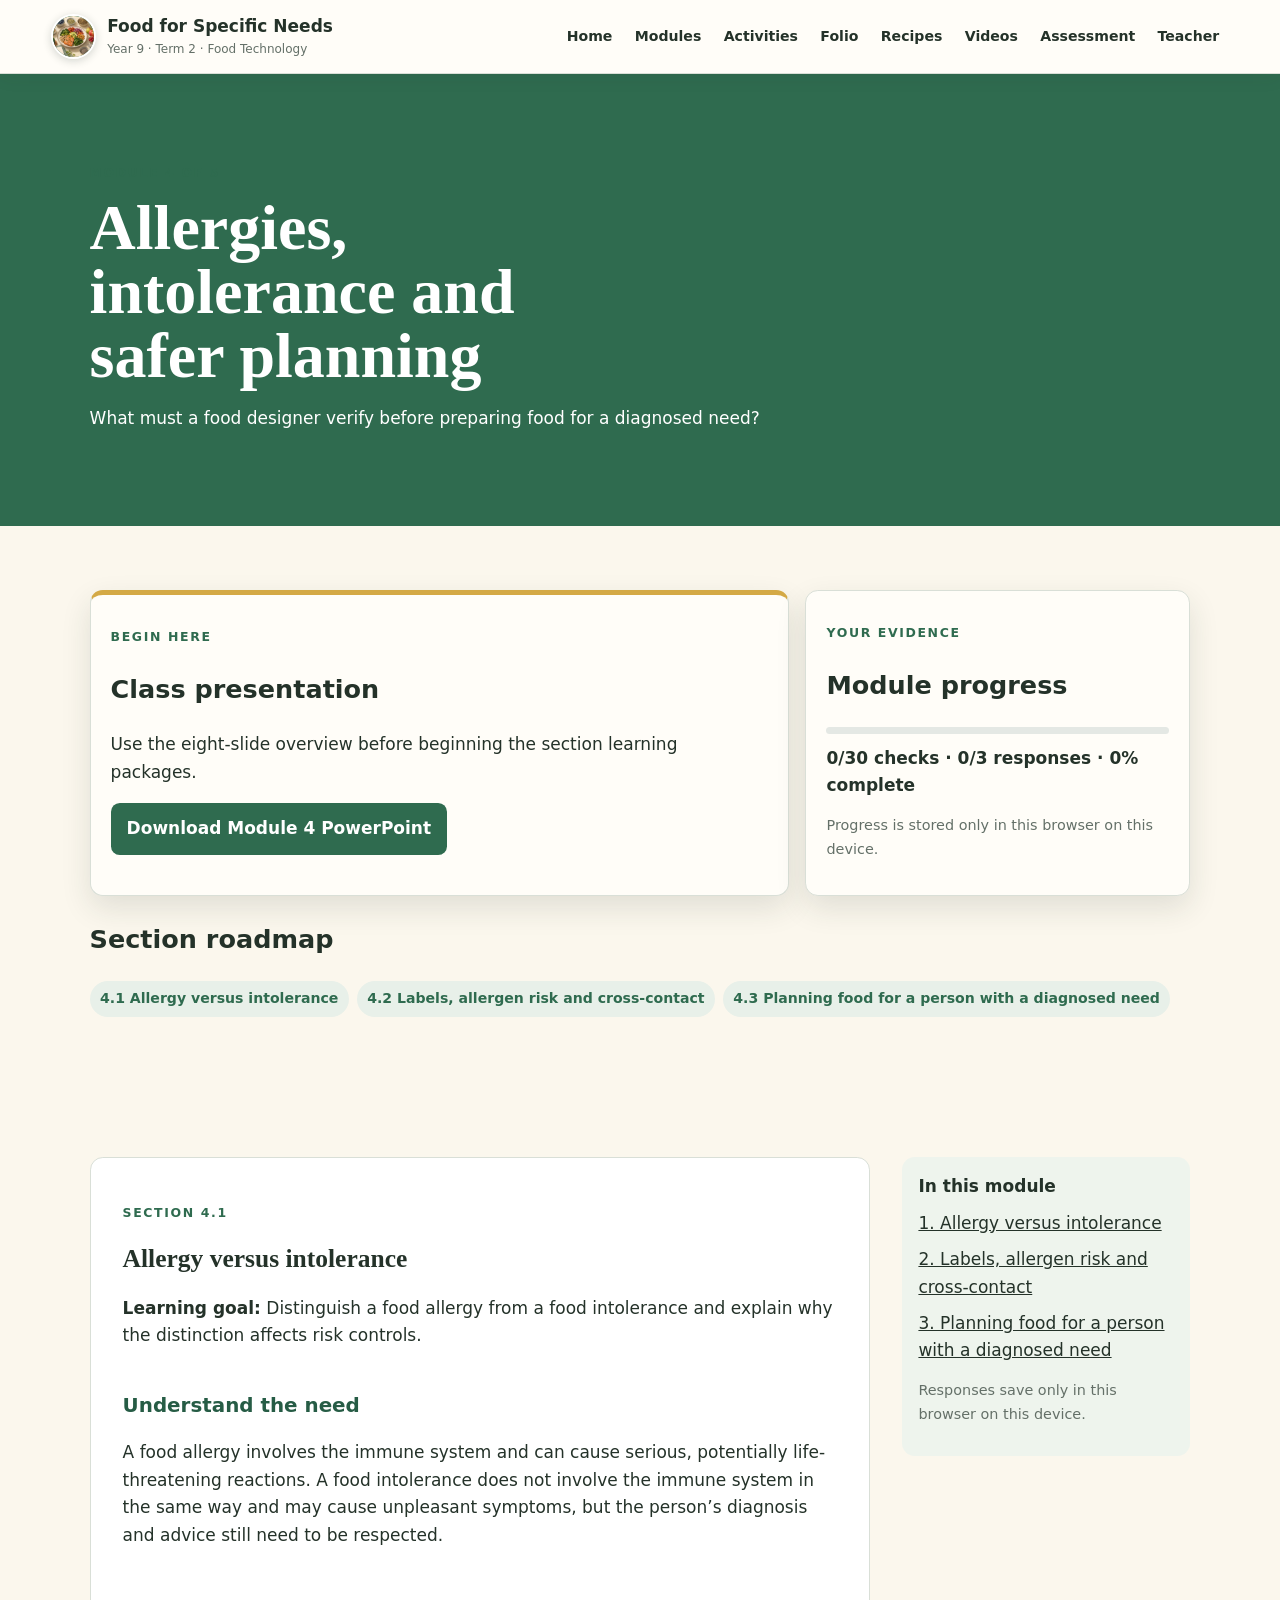
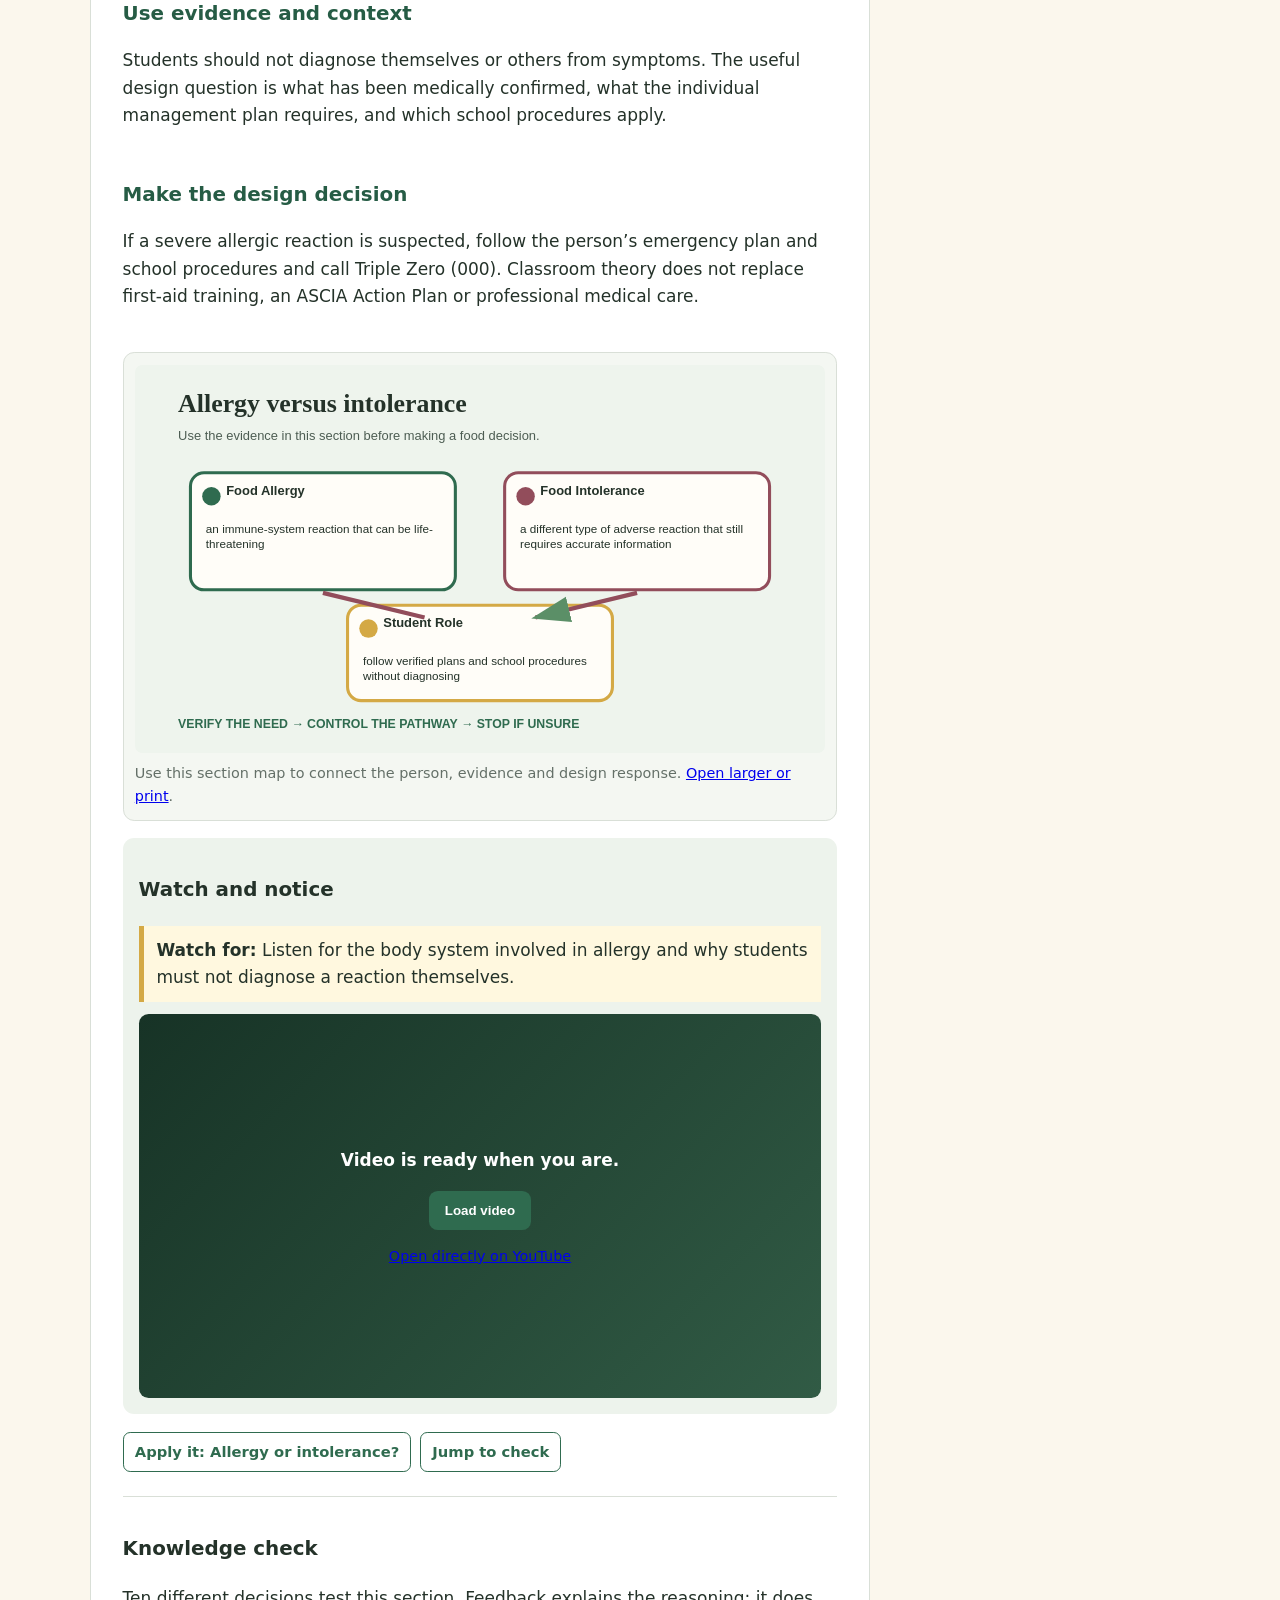
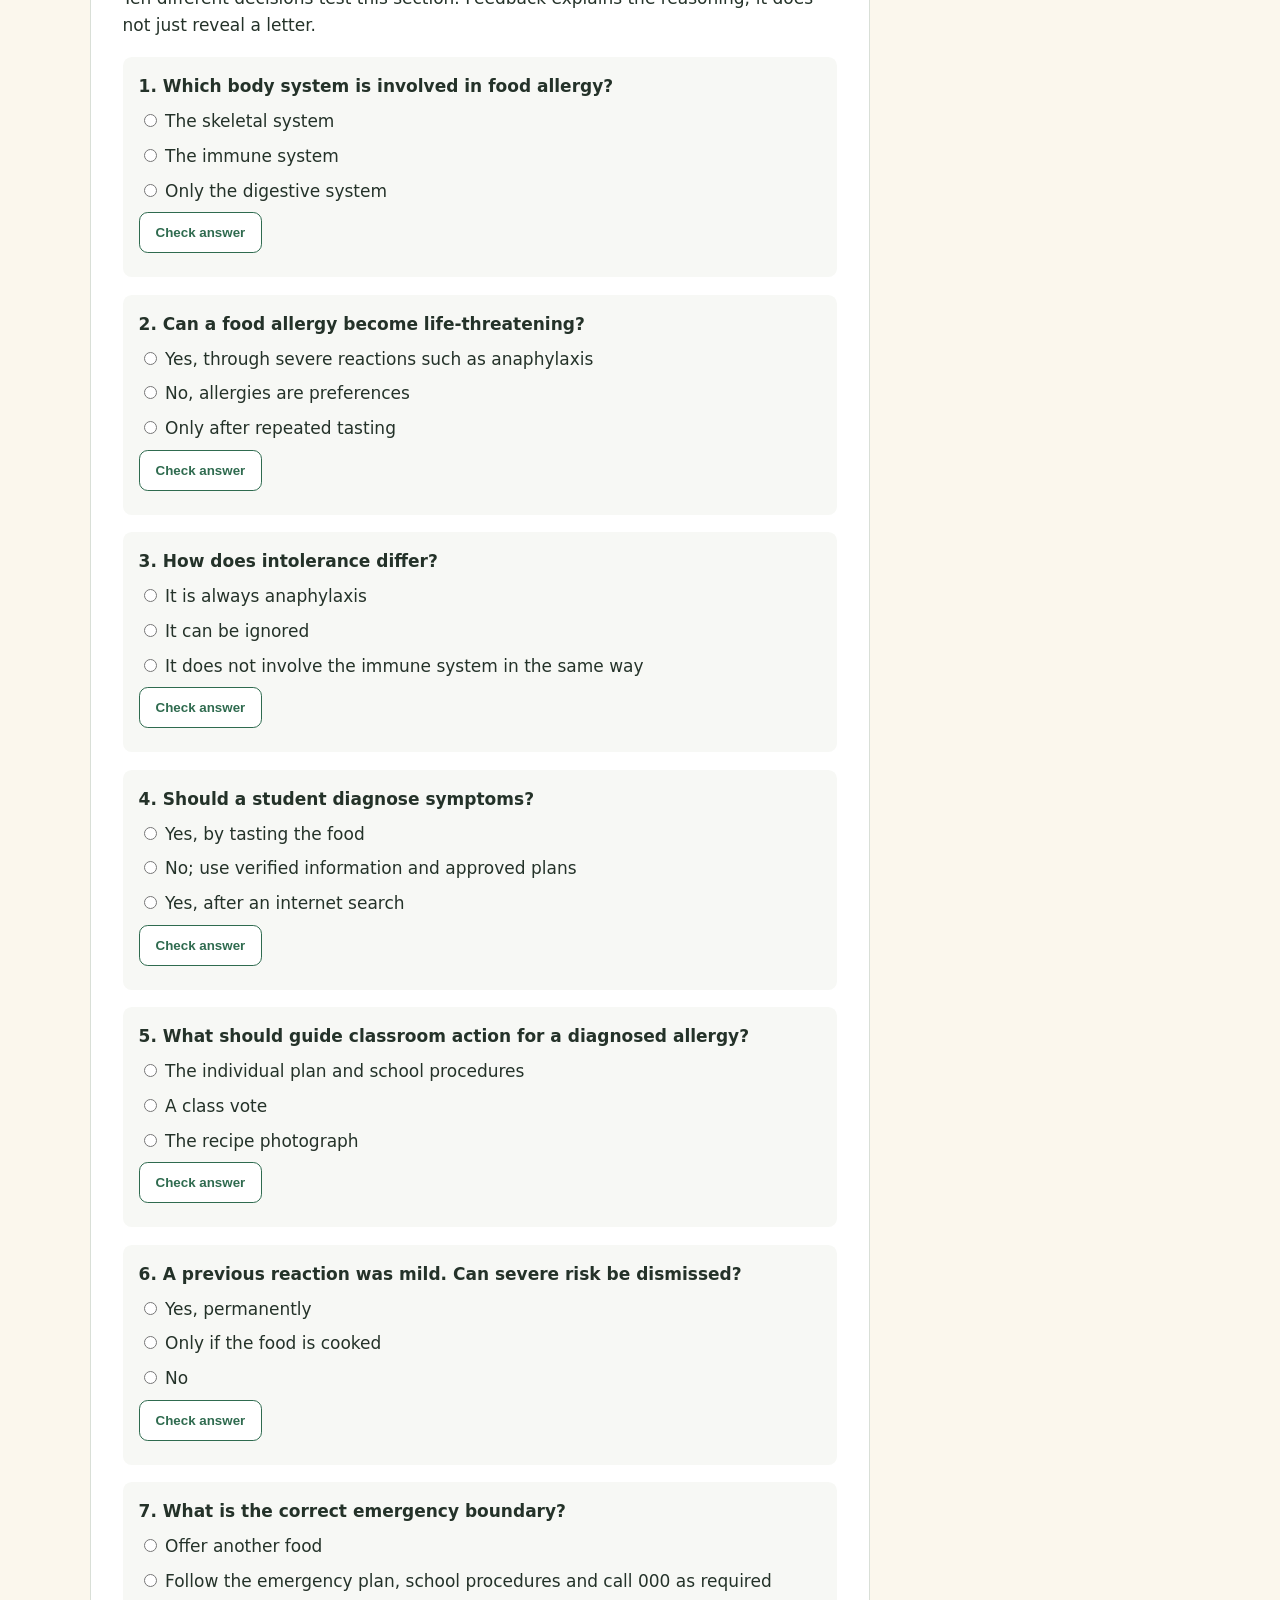
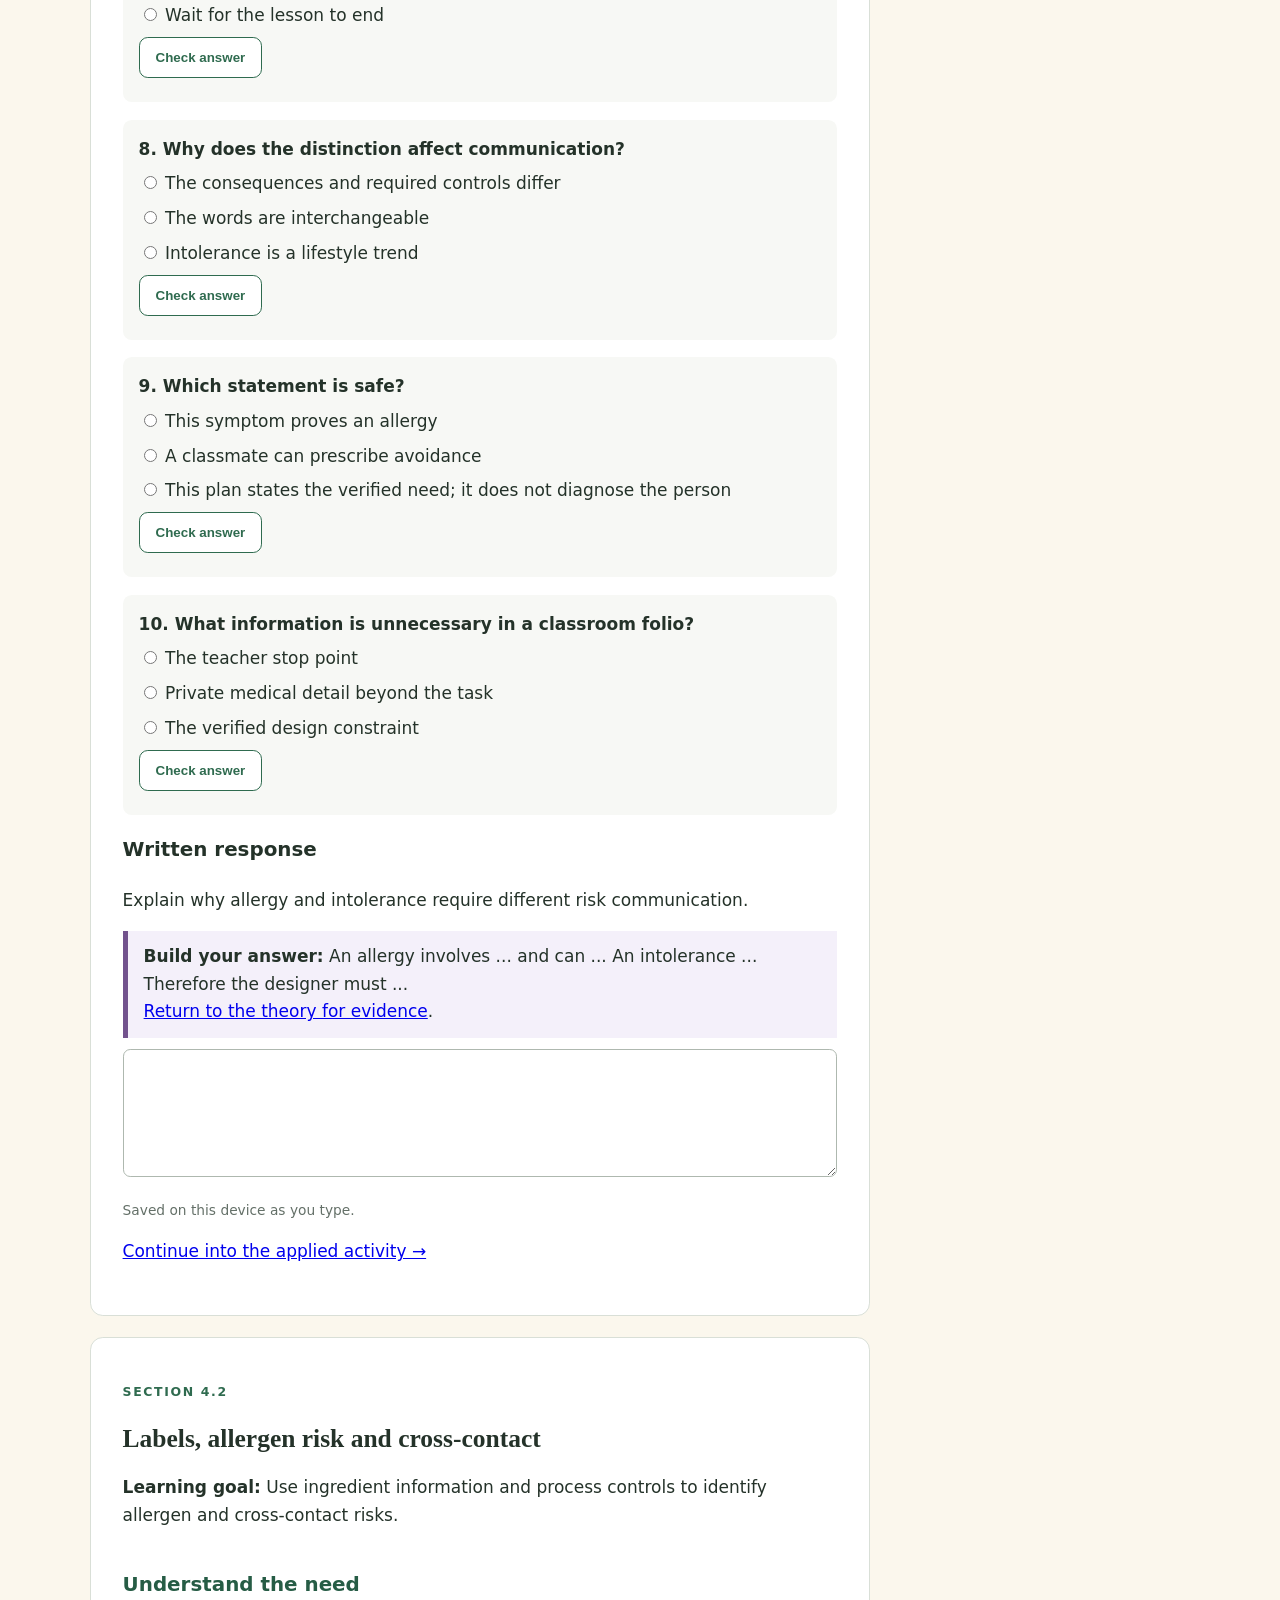
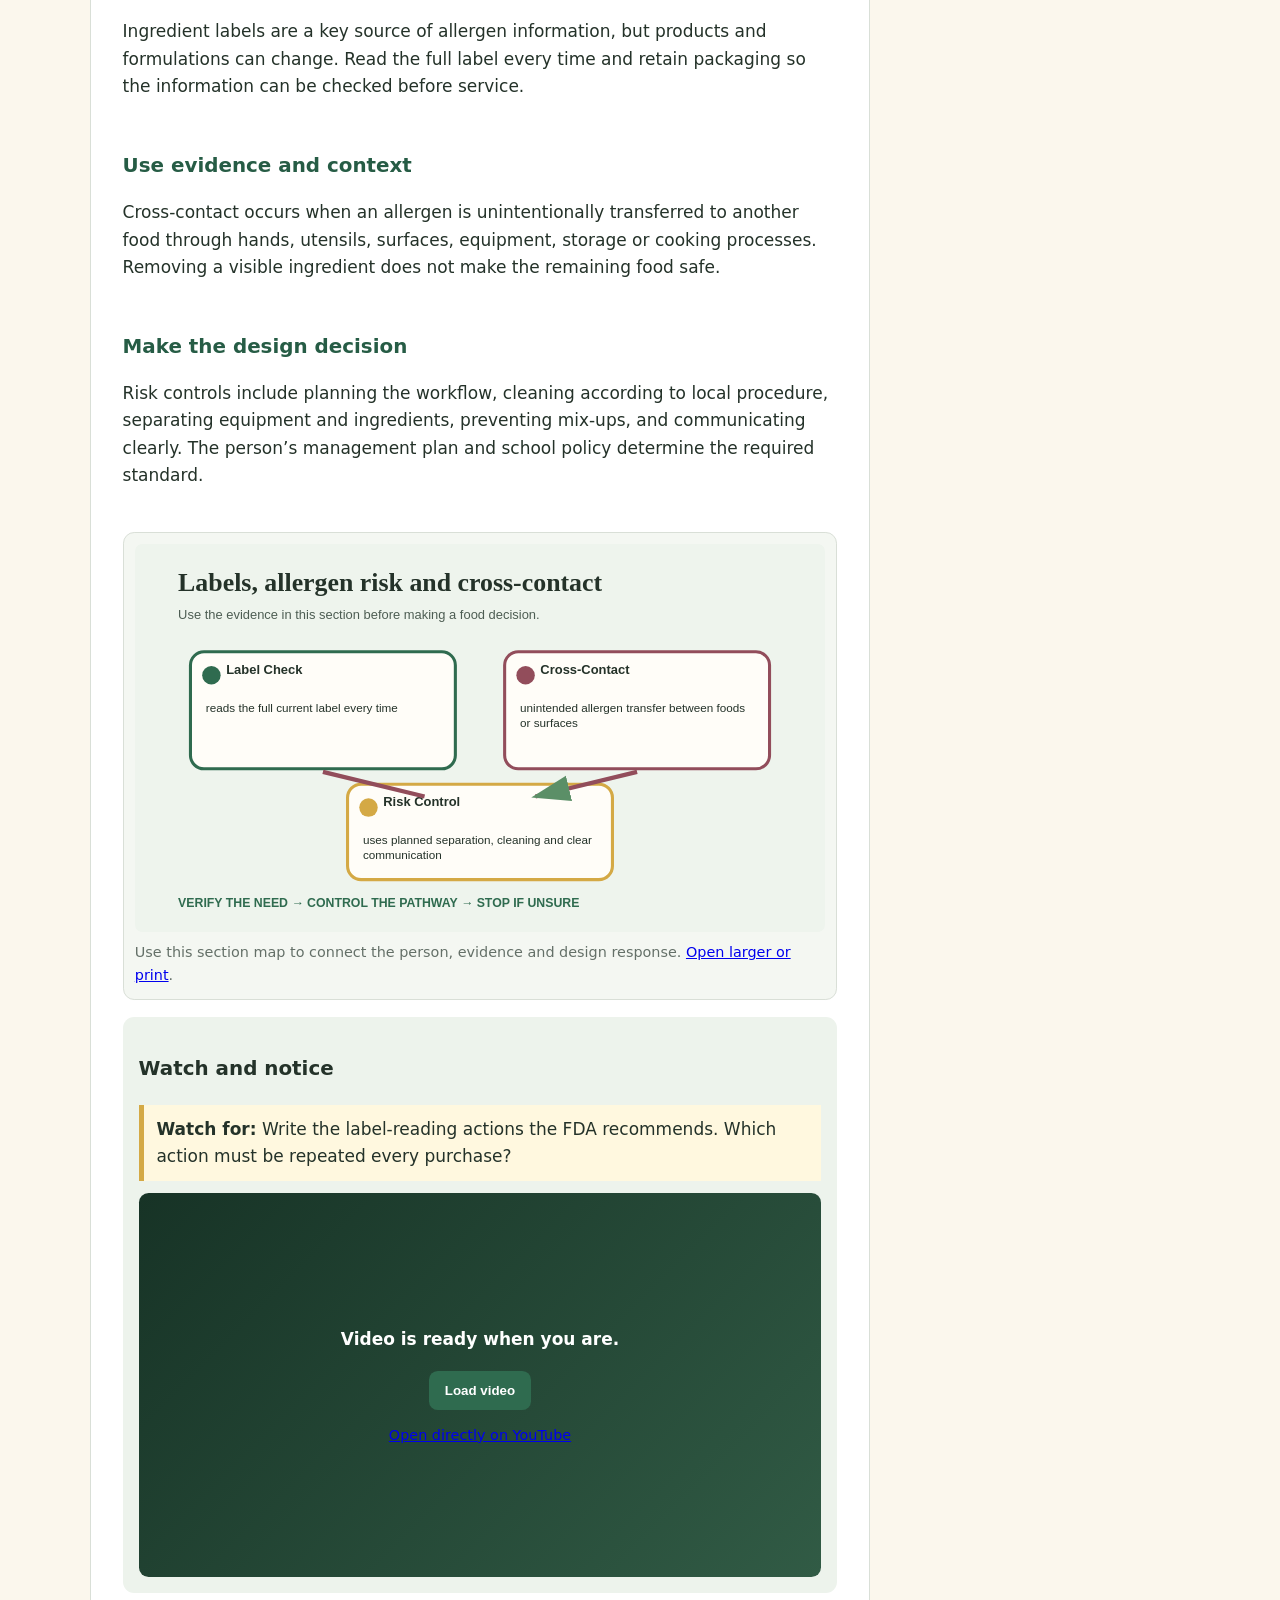
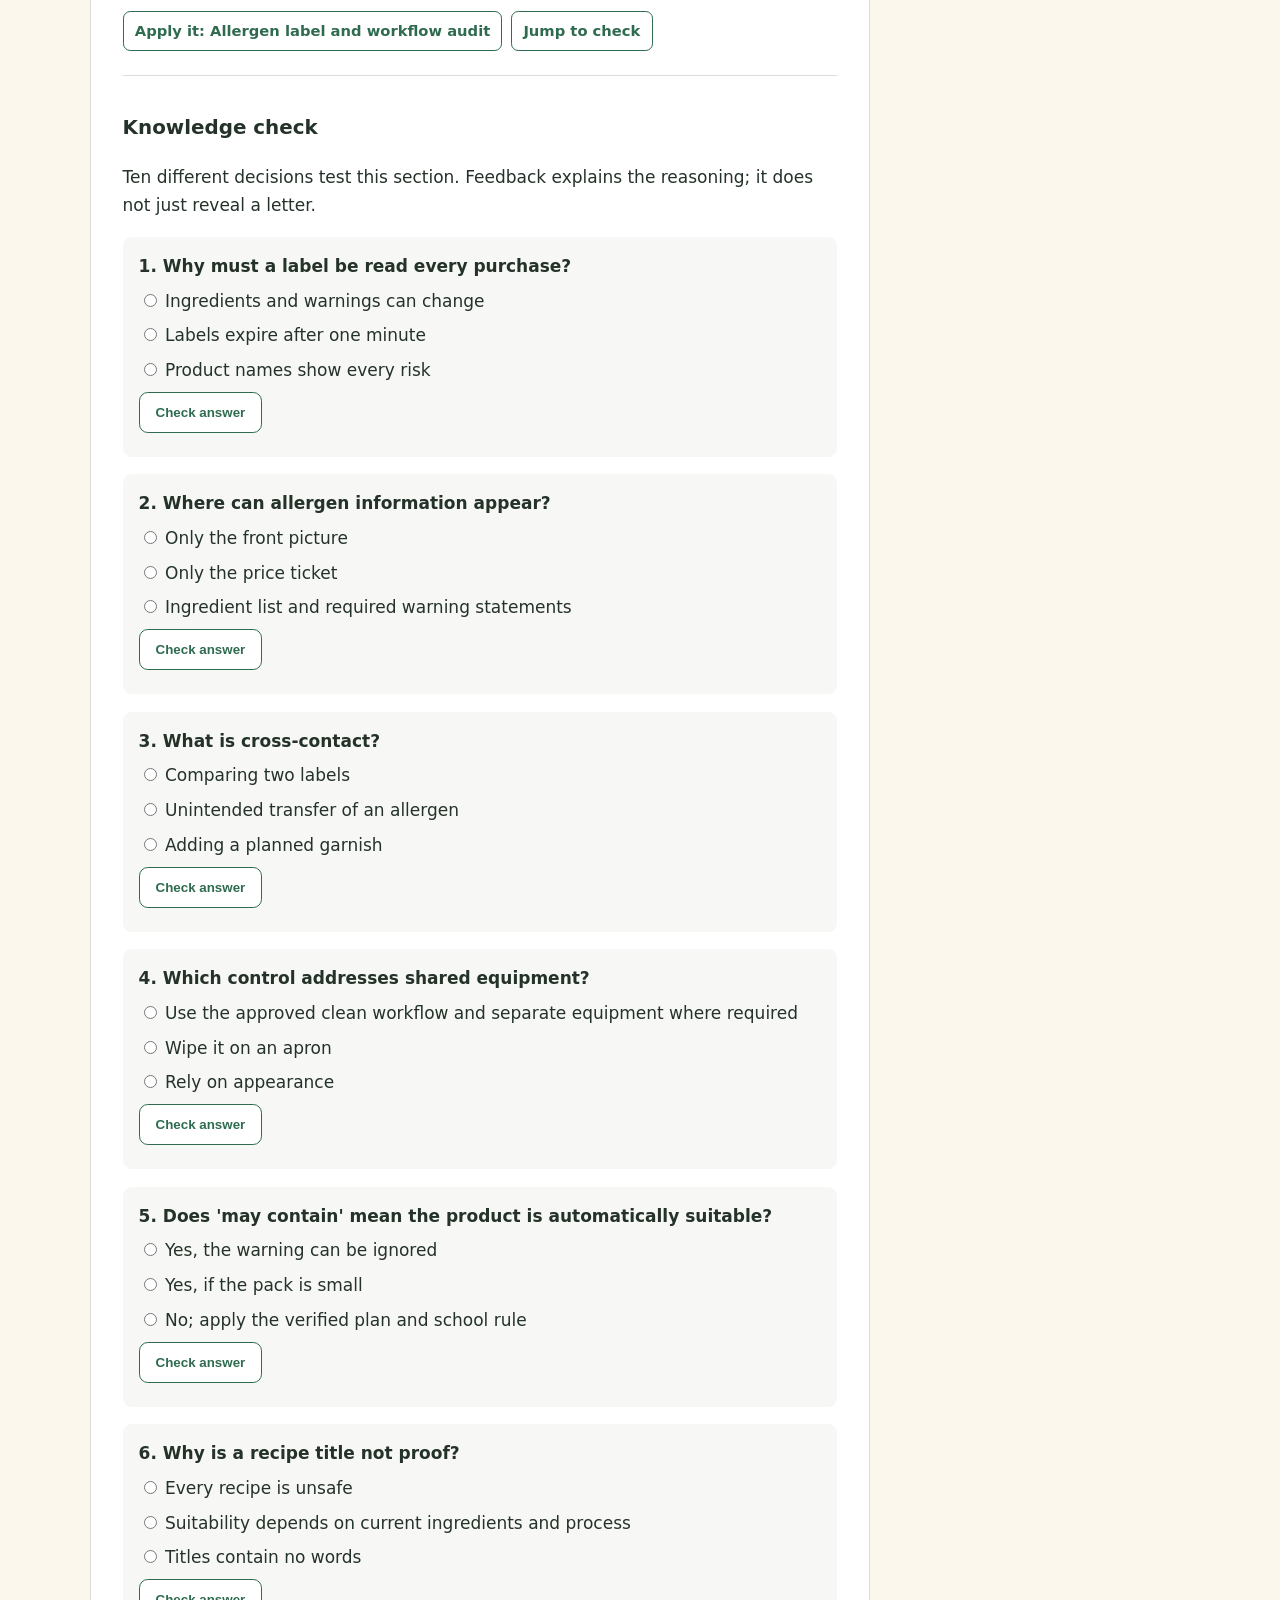
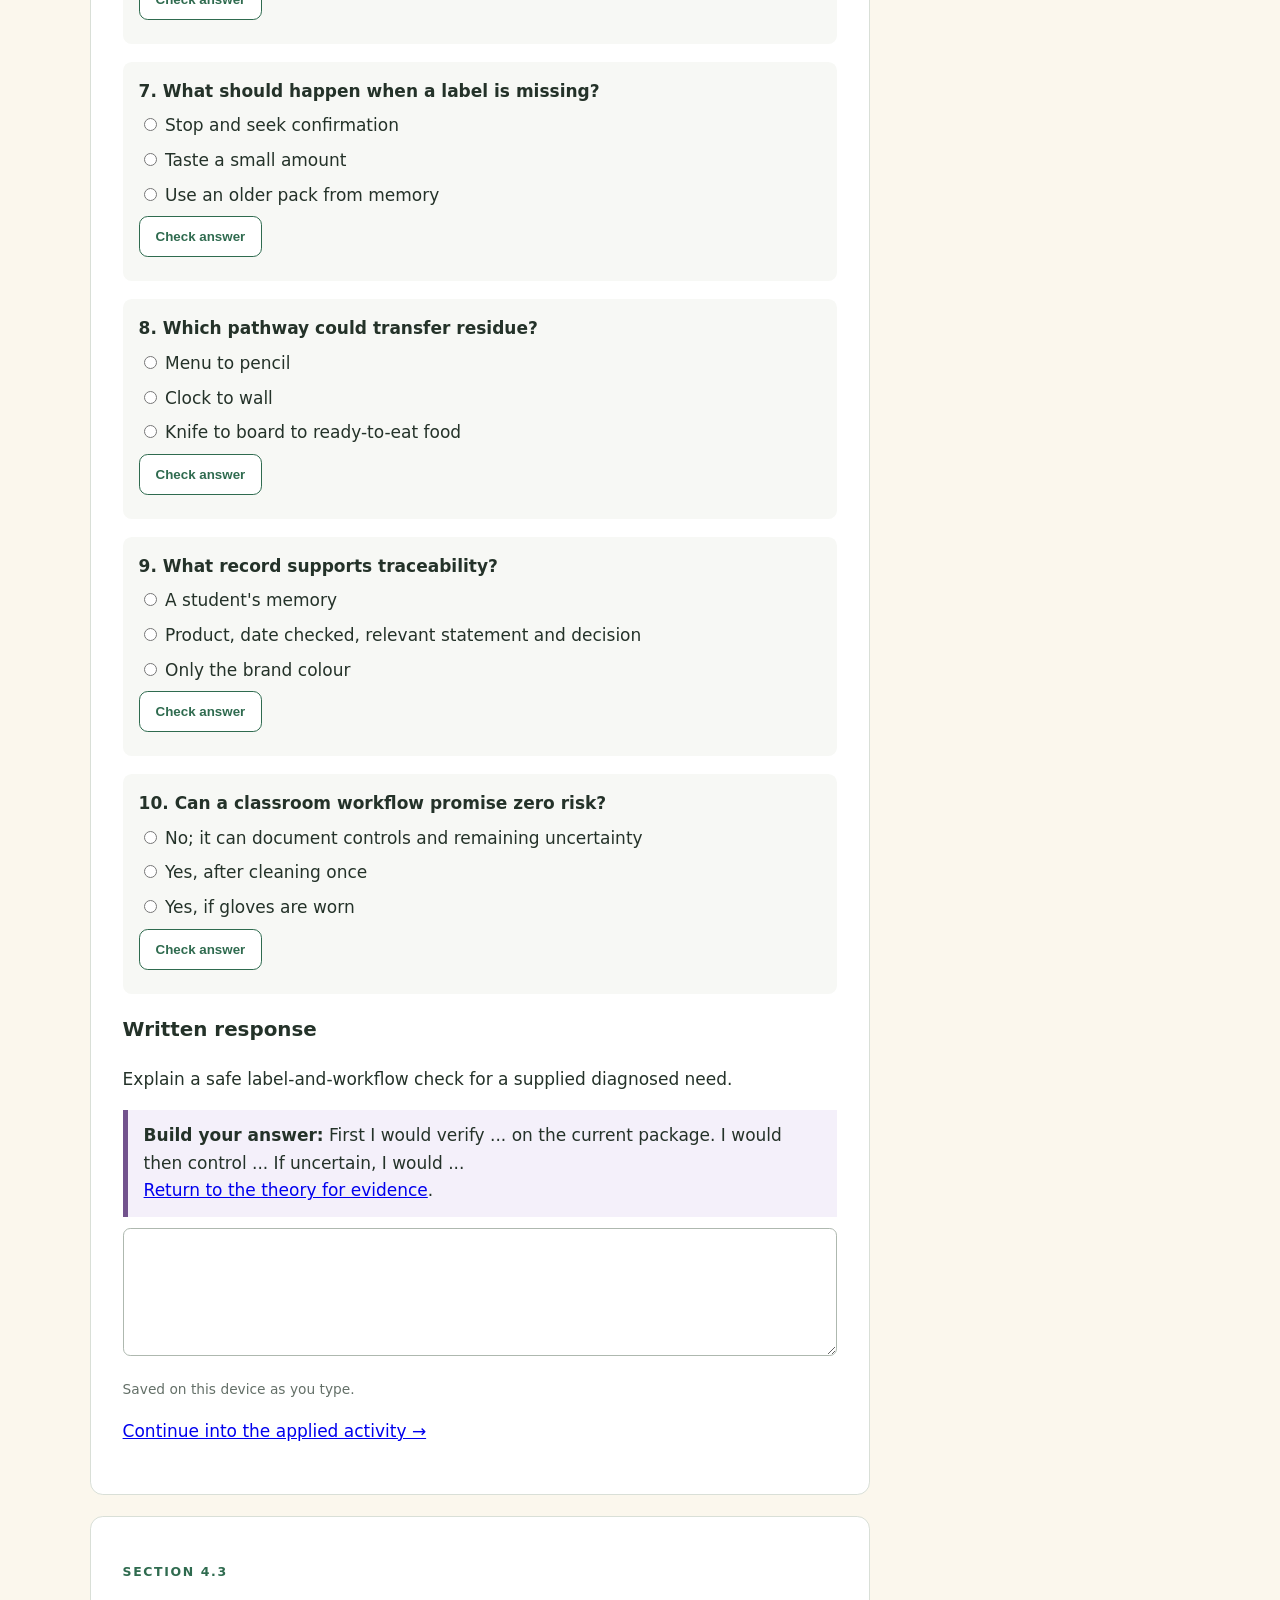
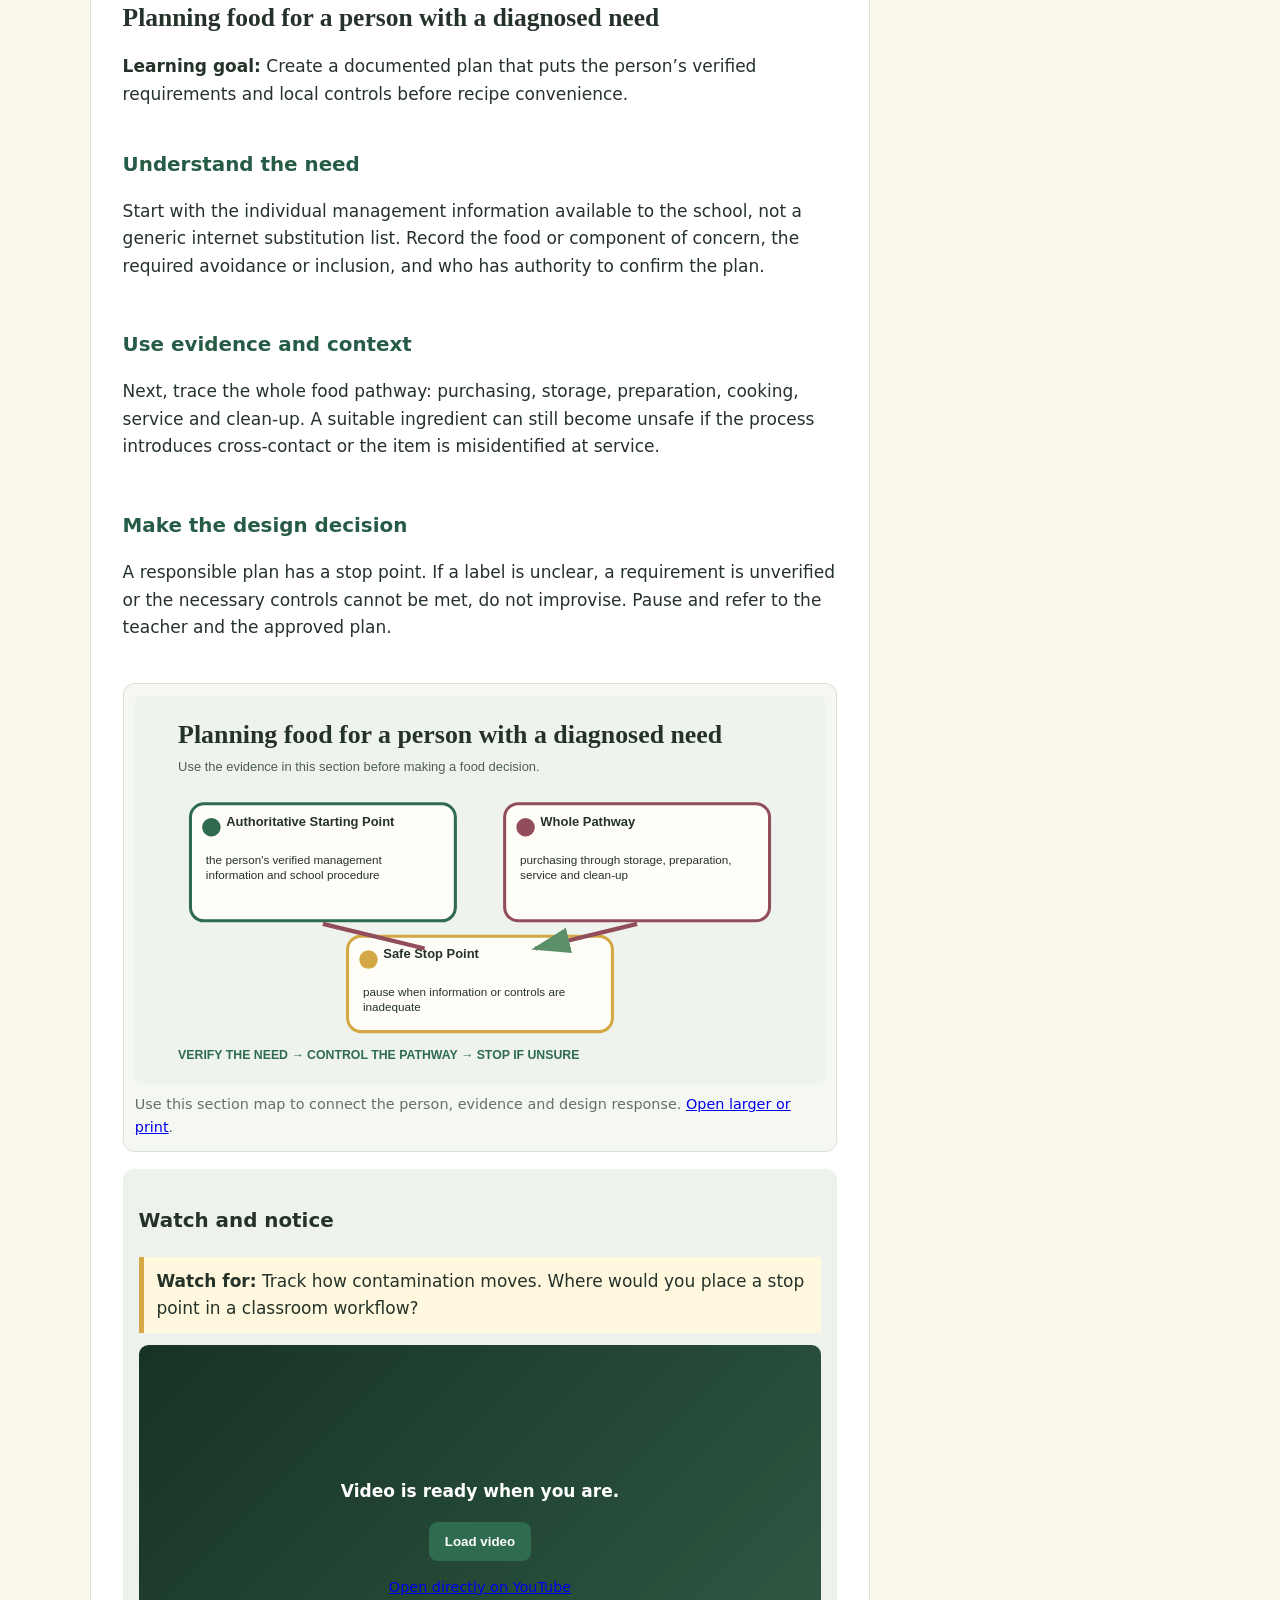
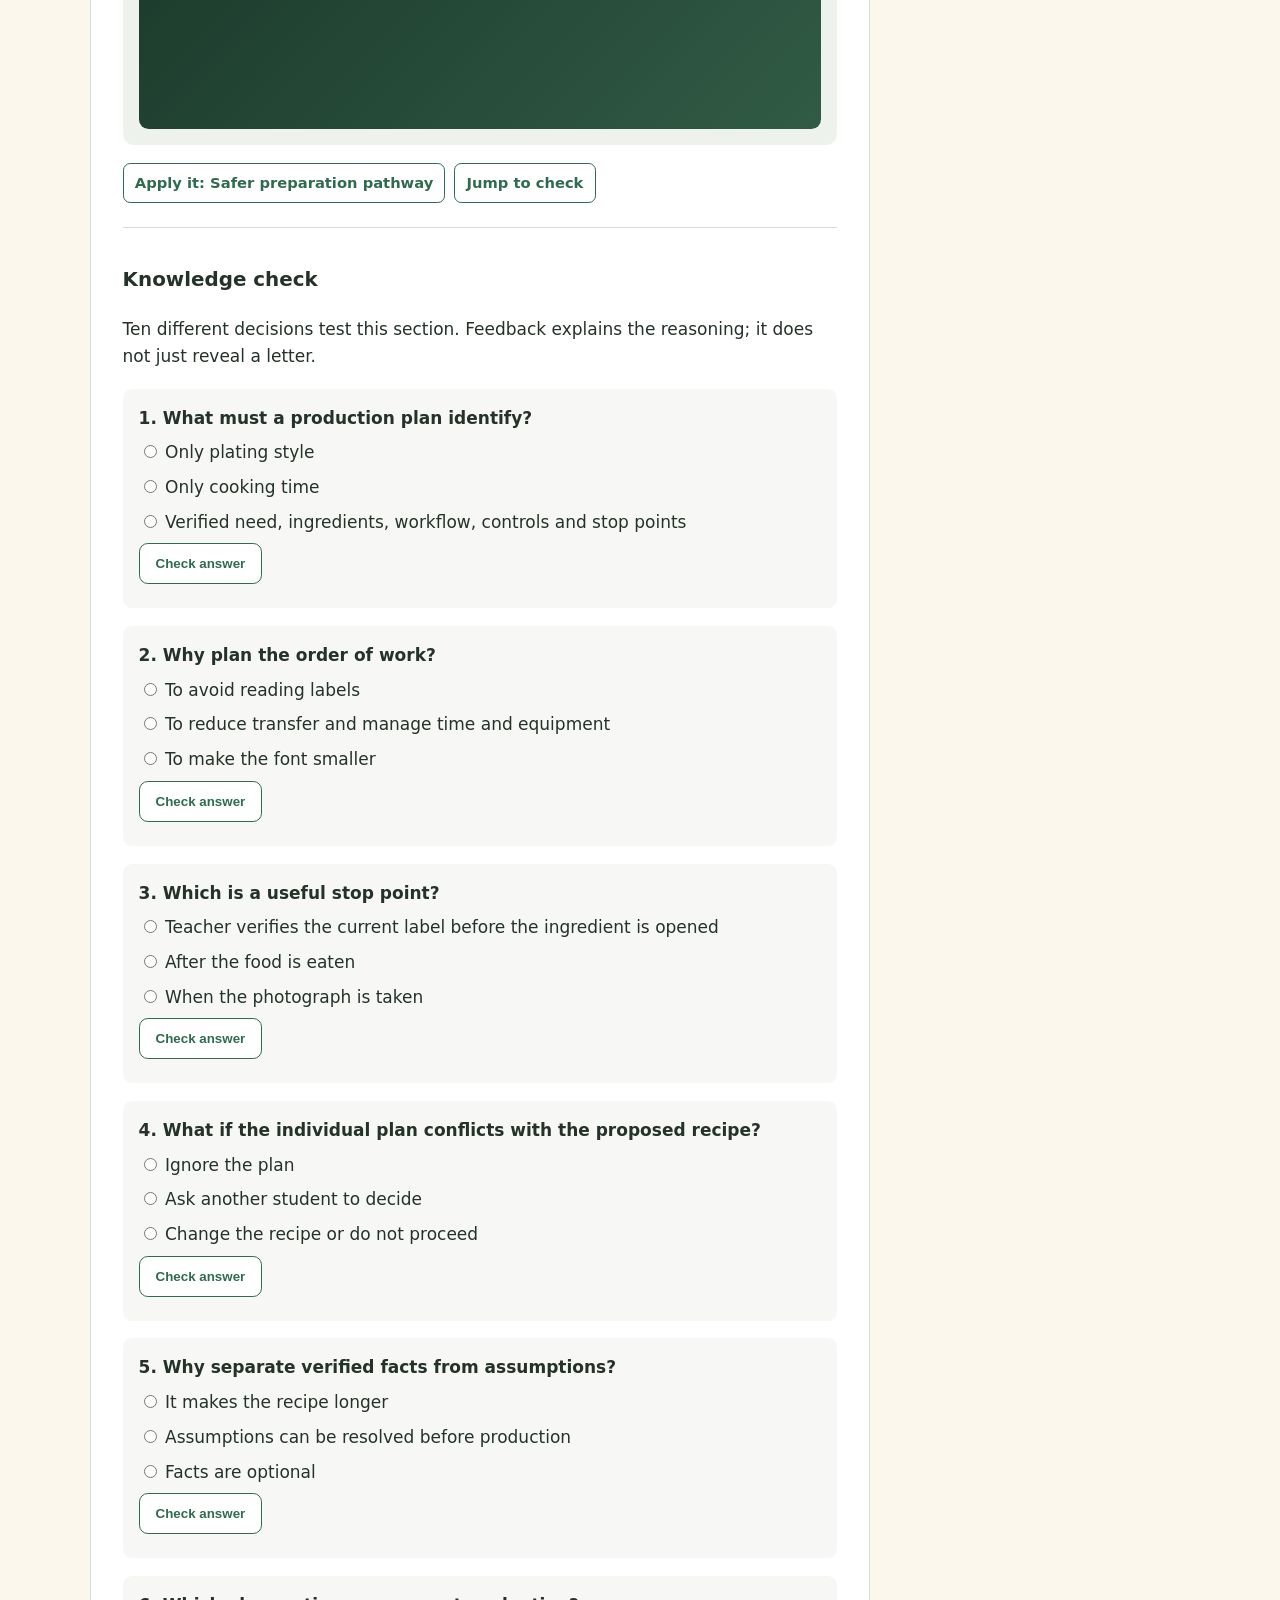
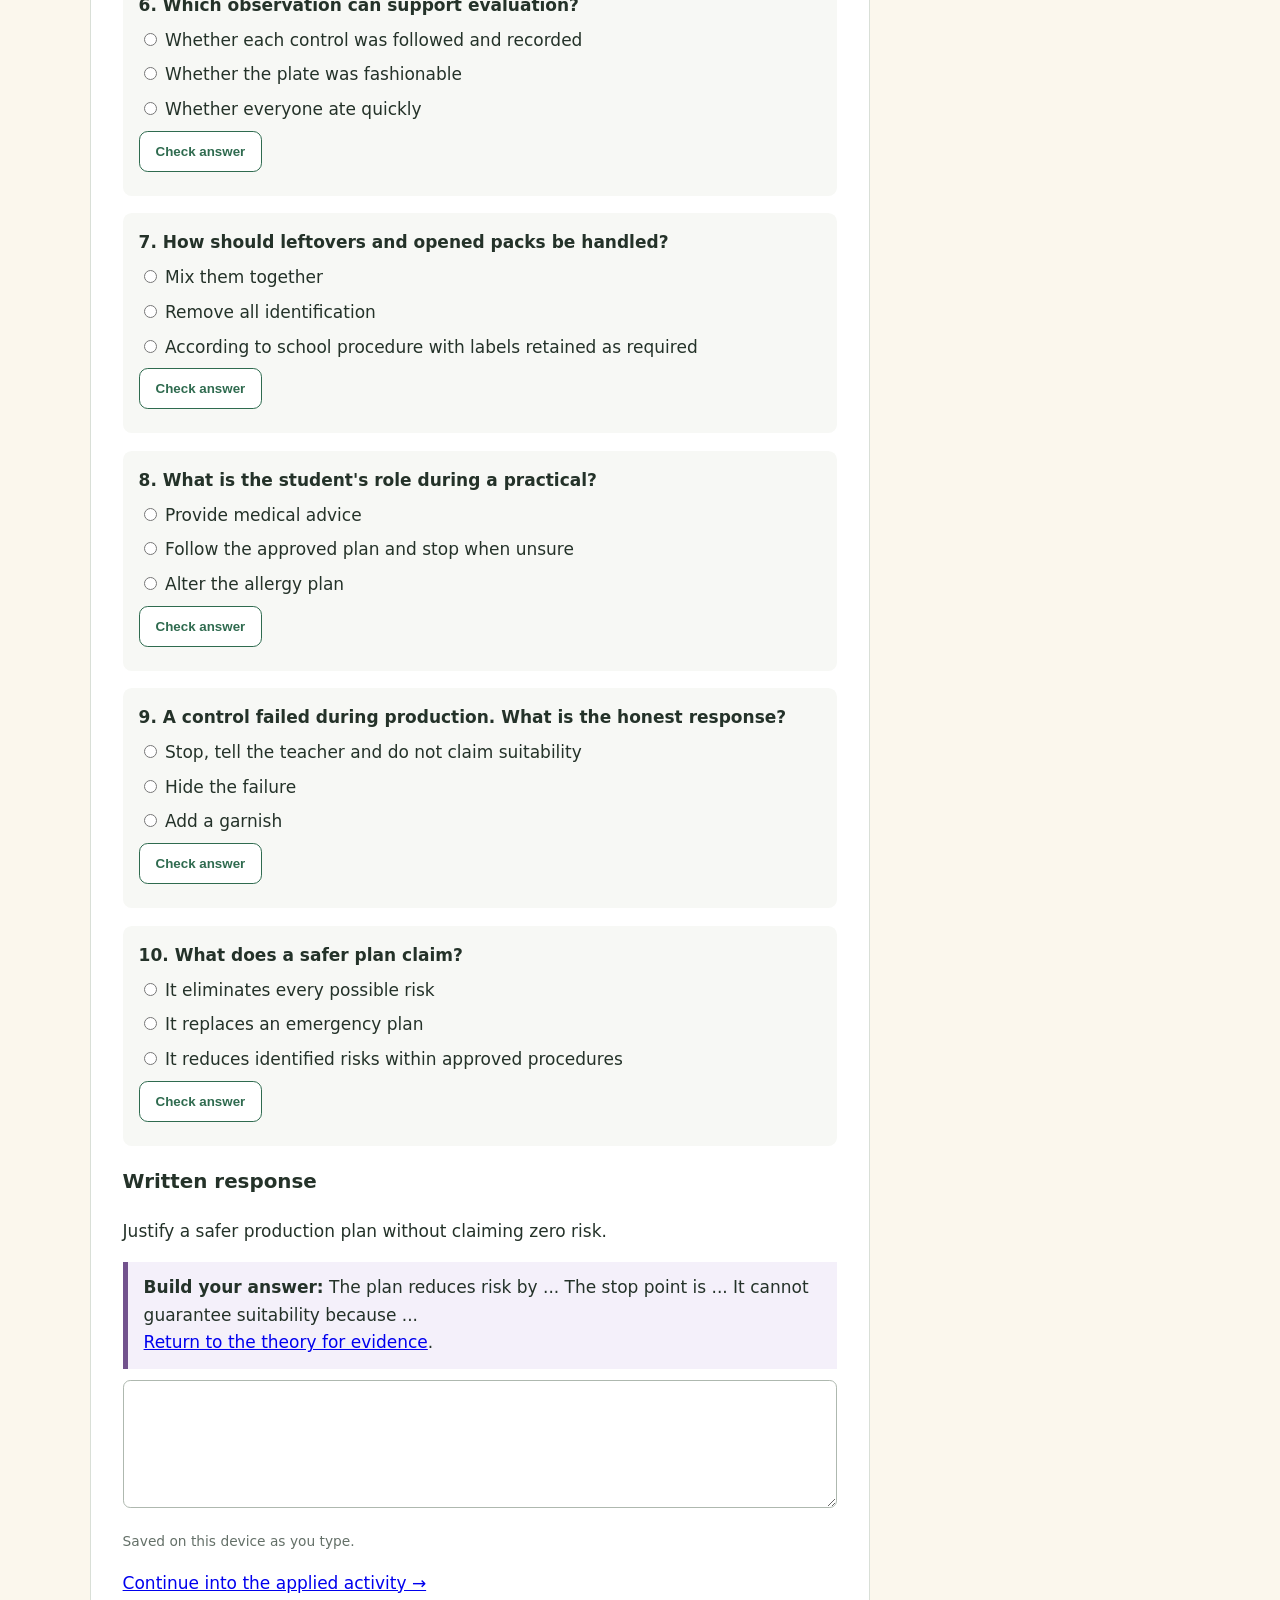
<file: module-4.html>
<!doctype html>
<html lang="en-AU"><head><meta charset="utf-8"><meta name="viewport" content="width=device-width,initial-scale=1">
<title>Allergies, intolerance and safer planning | Food for Specific Needs</title><link rel="stylesheet" href="assets/site.css?v=2"></head>
<body><a class="skip" href="#main">Skip to content</a>
<header class="site-header"><div class="brand"><span class="brand-mark"><img src="assets/food-for-specific-needs-identity-v1.png" alt=""></span><div><strong>Food for Specific Needs</strong><small>Year 9 · Term 2 · Food Technology</small></div></div>
<button class="nav-toggle" aria-expanded="false" aria-controls="site-nav">Menu</button><nav id="site-nav" aria-label="Course"><a href="index.html">Home</a><a href="index.html#modules">Modules</a><a href="activities.html">Activities</a><a href="folio.html">Folio</a><a href="recipes.html">Recipes</a><a href="videos.html">Videos</a><a href="assessment.html">Assessment</a><a href="teacher-resources.html">Teacher</a></nav></header>
<main id="main"><section class="module-hero" data-module="4"><p class="eyebrow">Module 4 of 5</p><h1 data-title></h1><p data-question></p></section><section class="page"><div class="module-start"><article class="card presentation-card"><p class="eyebrow">Begin here</p><h2>Class presentation</h2><p>Use the eight-slide overview before beginning the section learning packages.</p><a class="button" href="resources/teacher/presentations/module-4-allergies-intolerance-and-safer-planning.pptx">Download Module 4 PowerPoint</a></article><article class="card"><p class="eyebrow">Your evidence</p><h2>Module progress</h2><div class="progress"><span data-module-progress></span></div><p class="module-meter" data-module-meter></p><p class="meta">Progress is stored only in this browser on this device.</p></article></div><h2>Section roadmap</h2><nav class="roadmap" data-roadmap aria-label="Section roadmap"></nav></section><section class="page module-shell"><div data-content></div><aside class="module-aside"><strong>In this module</strong><nav data-sections aria-label="Module sections"></nav><p class="meta">Responses save only in this browser on this device.</p></aside></section><script src="assets/course-data.js"></script><script src="assets/module.js"></script></main>
<footer><p>Wagga Wagga High School · TAS Faculty course resource · Educational information only</p><p>Personal medical advice and emergency planning belong with qualified professionals and approved school procedures.</p></footer>
<script src="assets/site.js"></script></body></html>
</file>
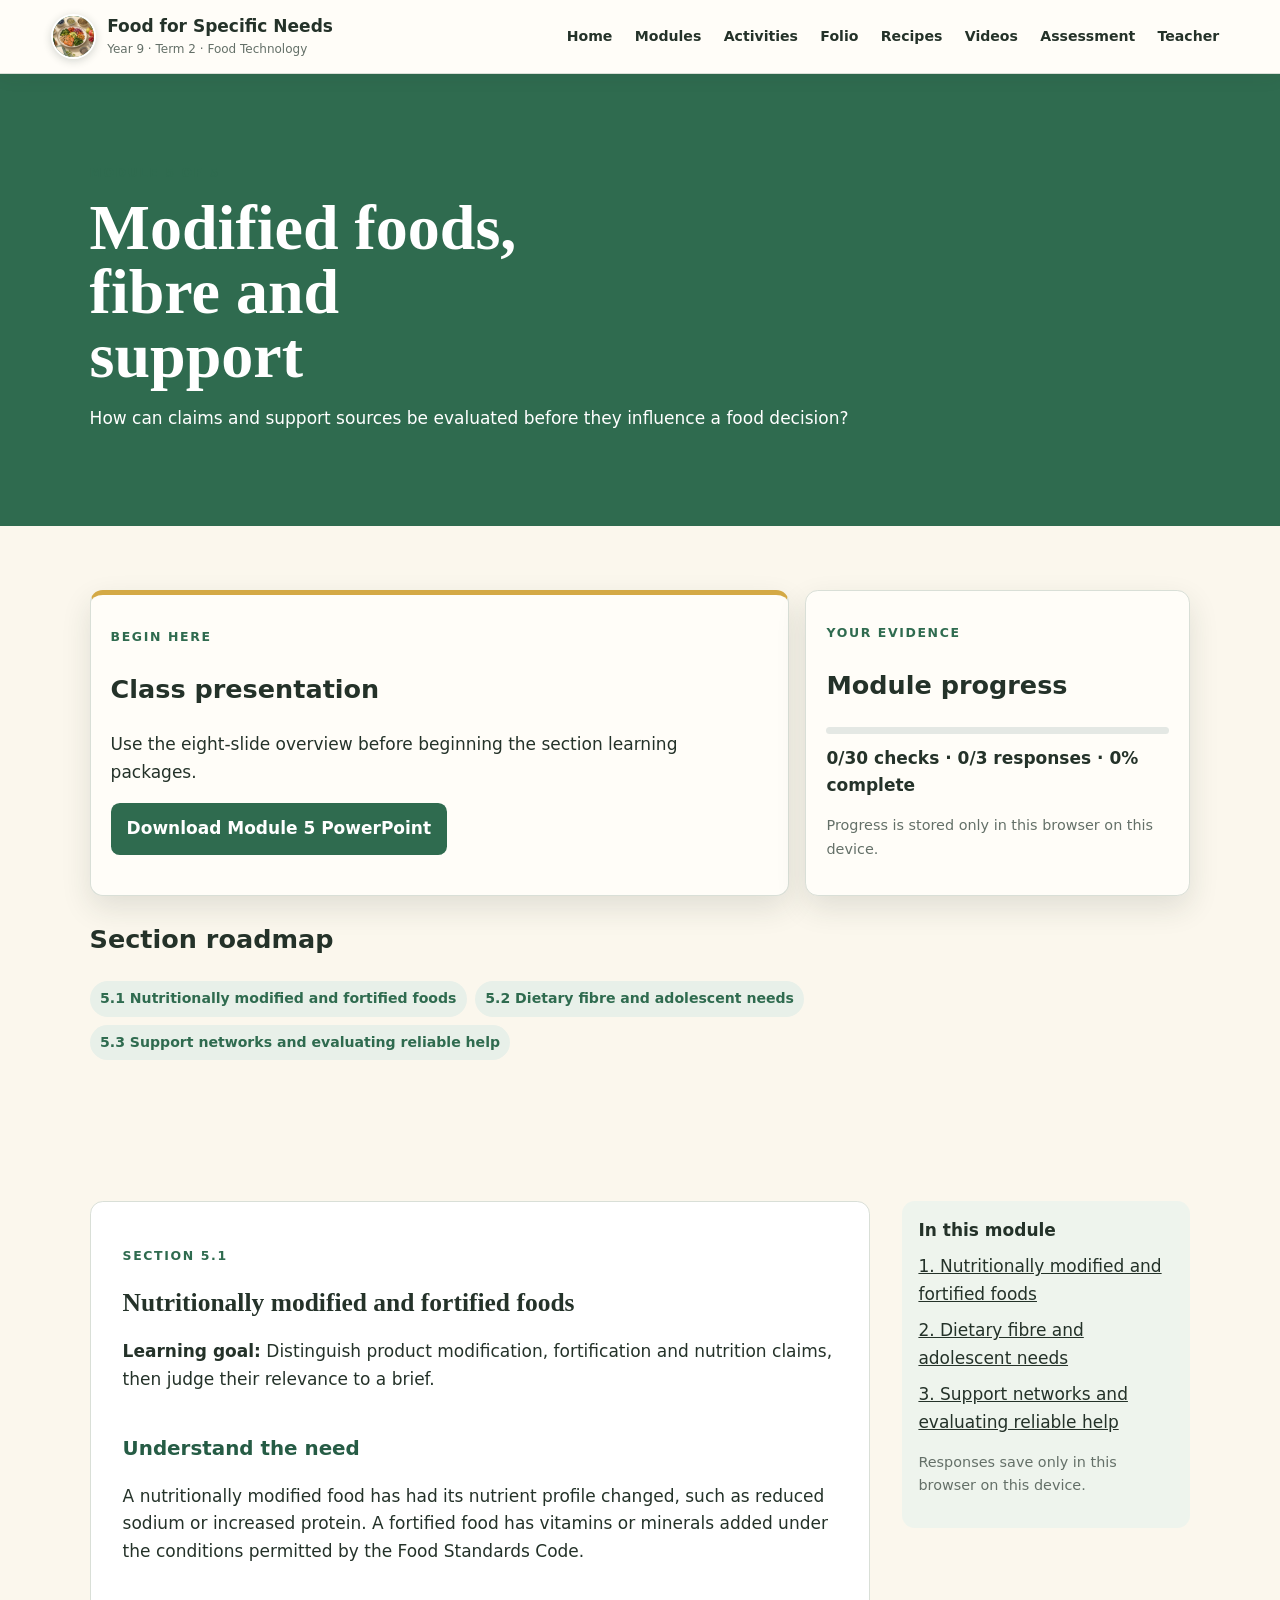
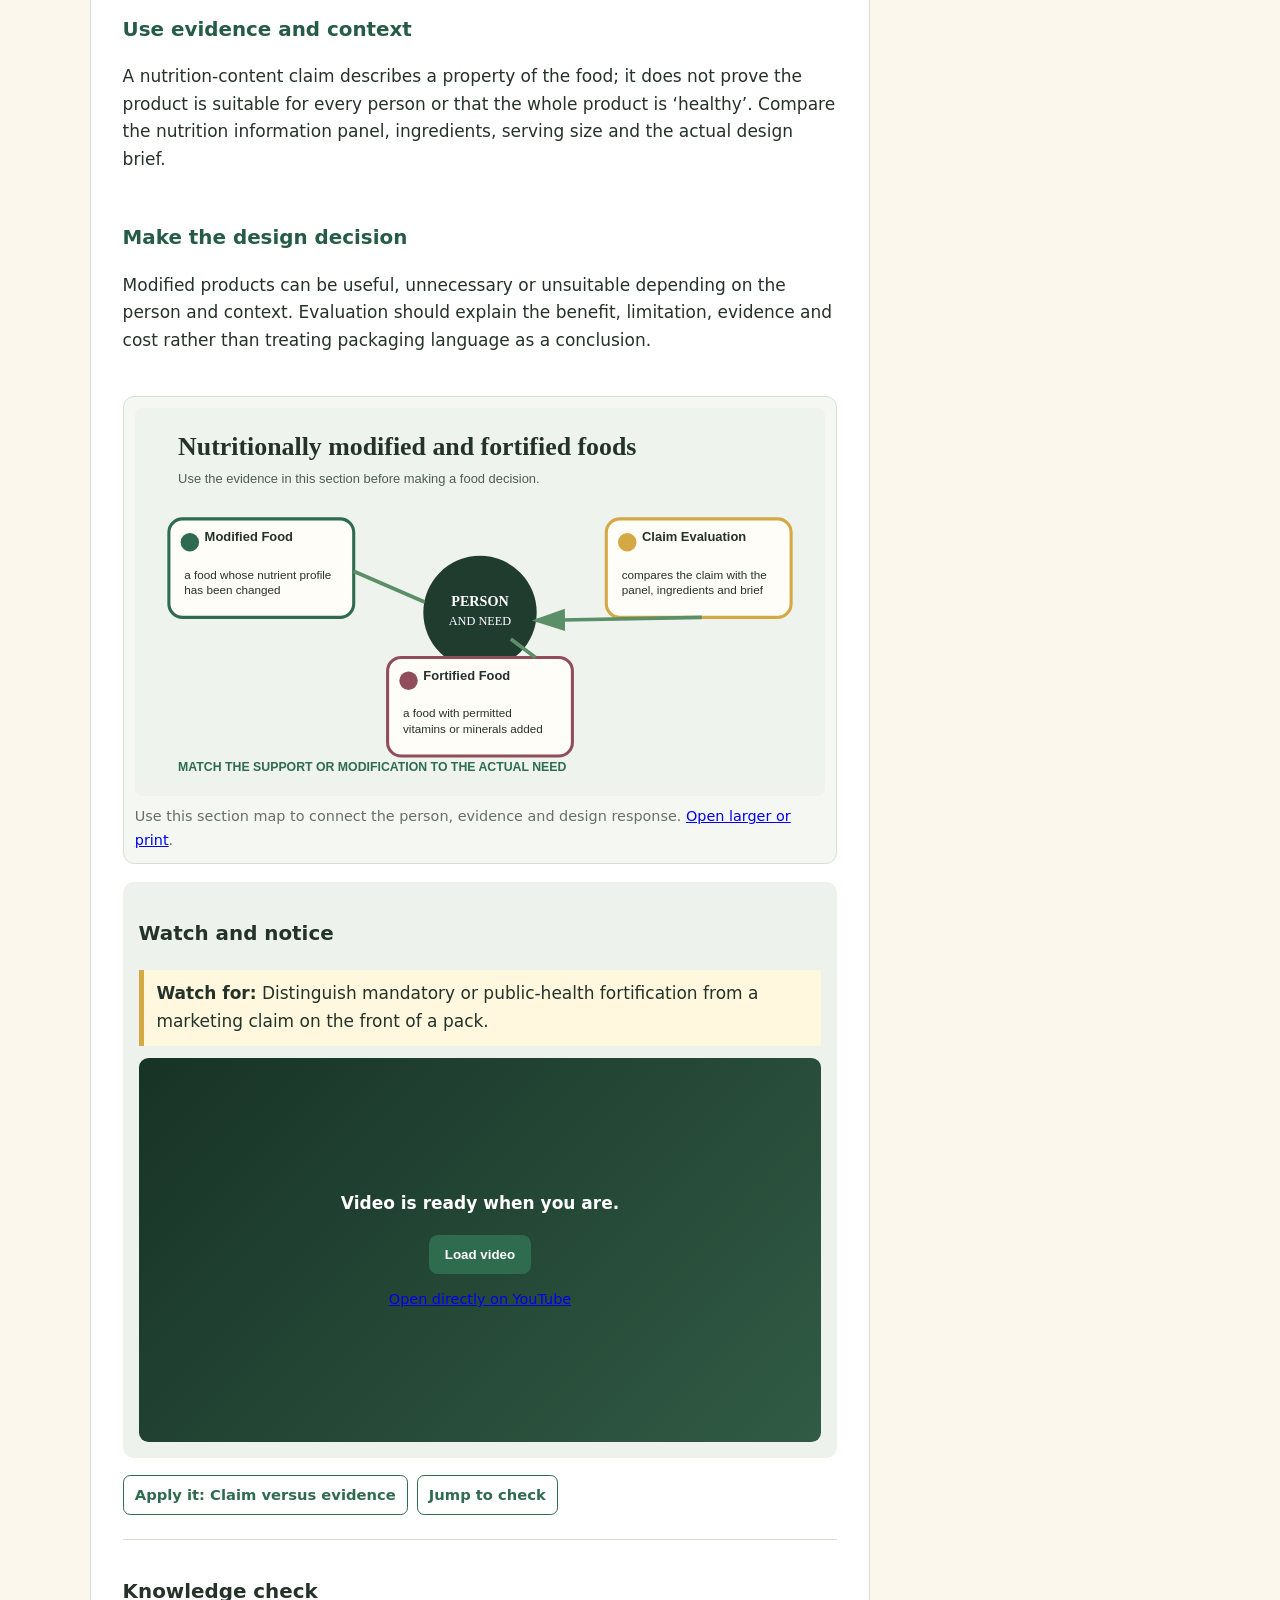
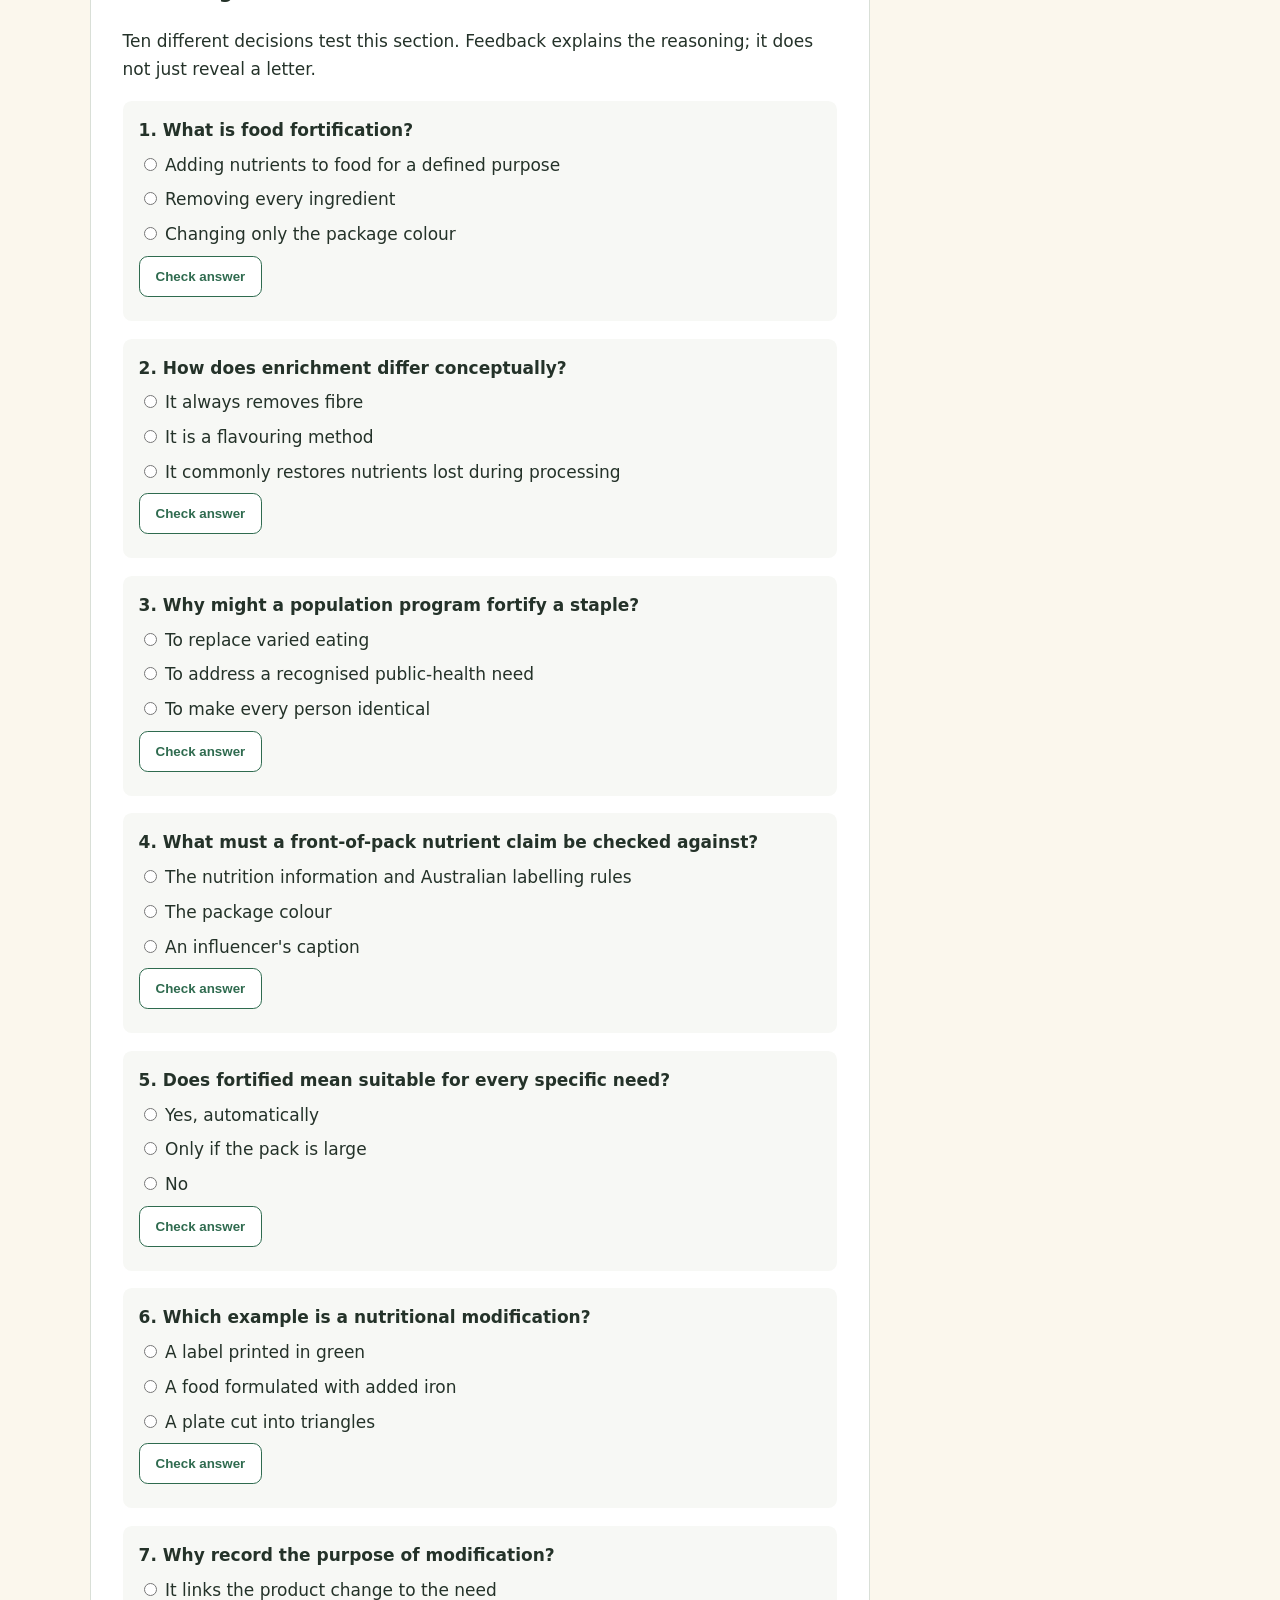
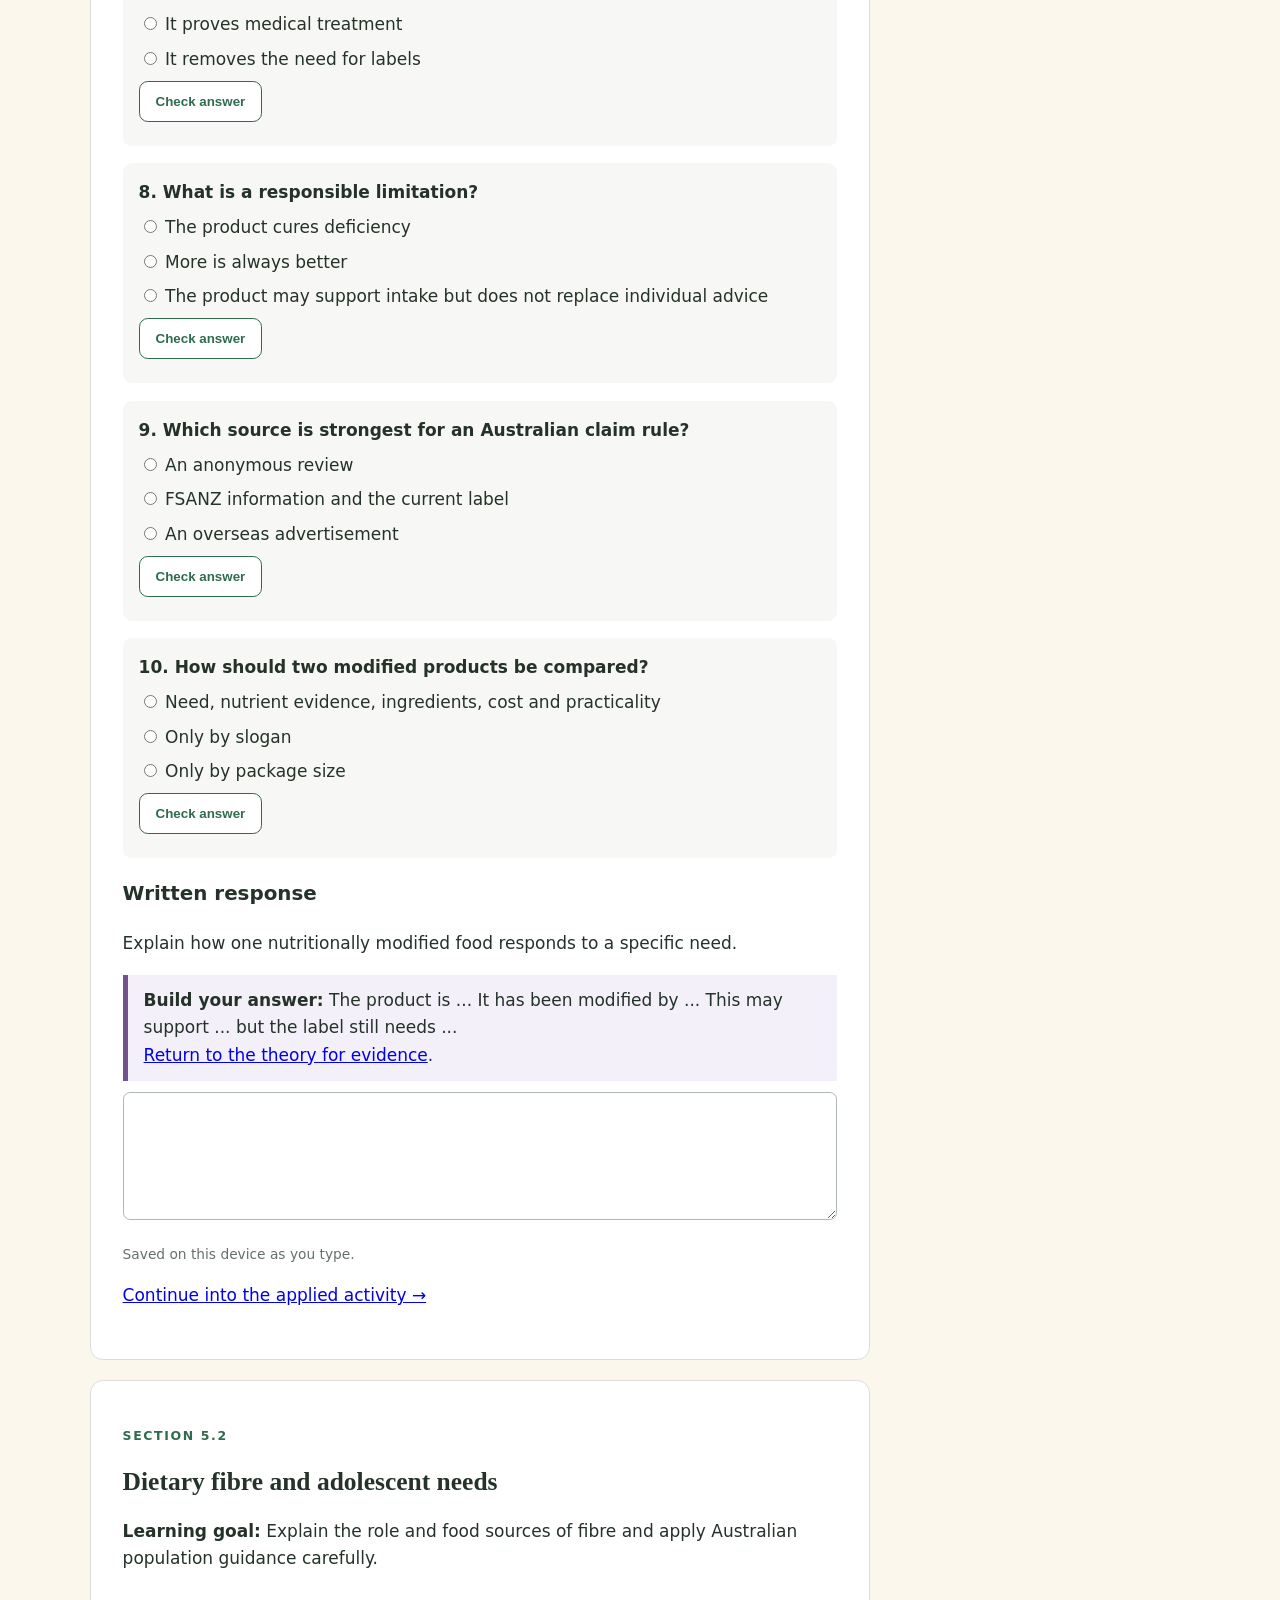
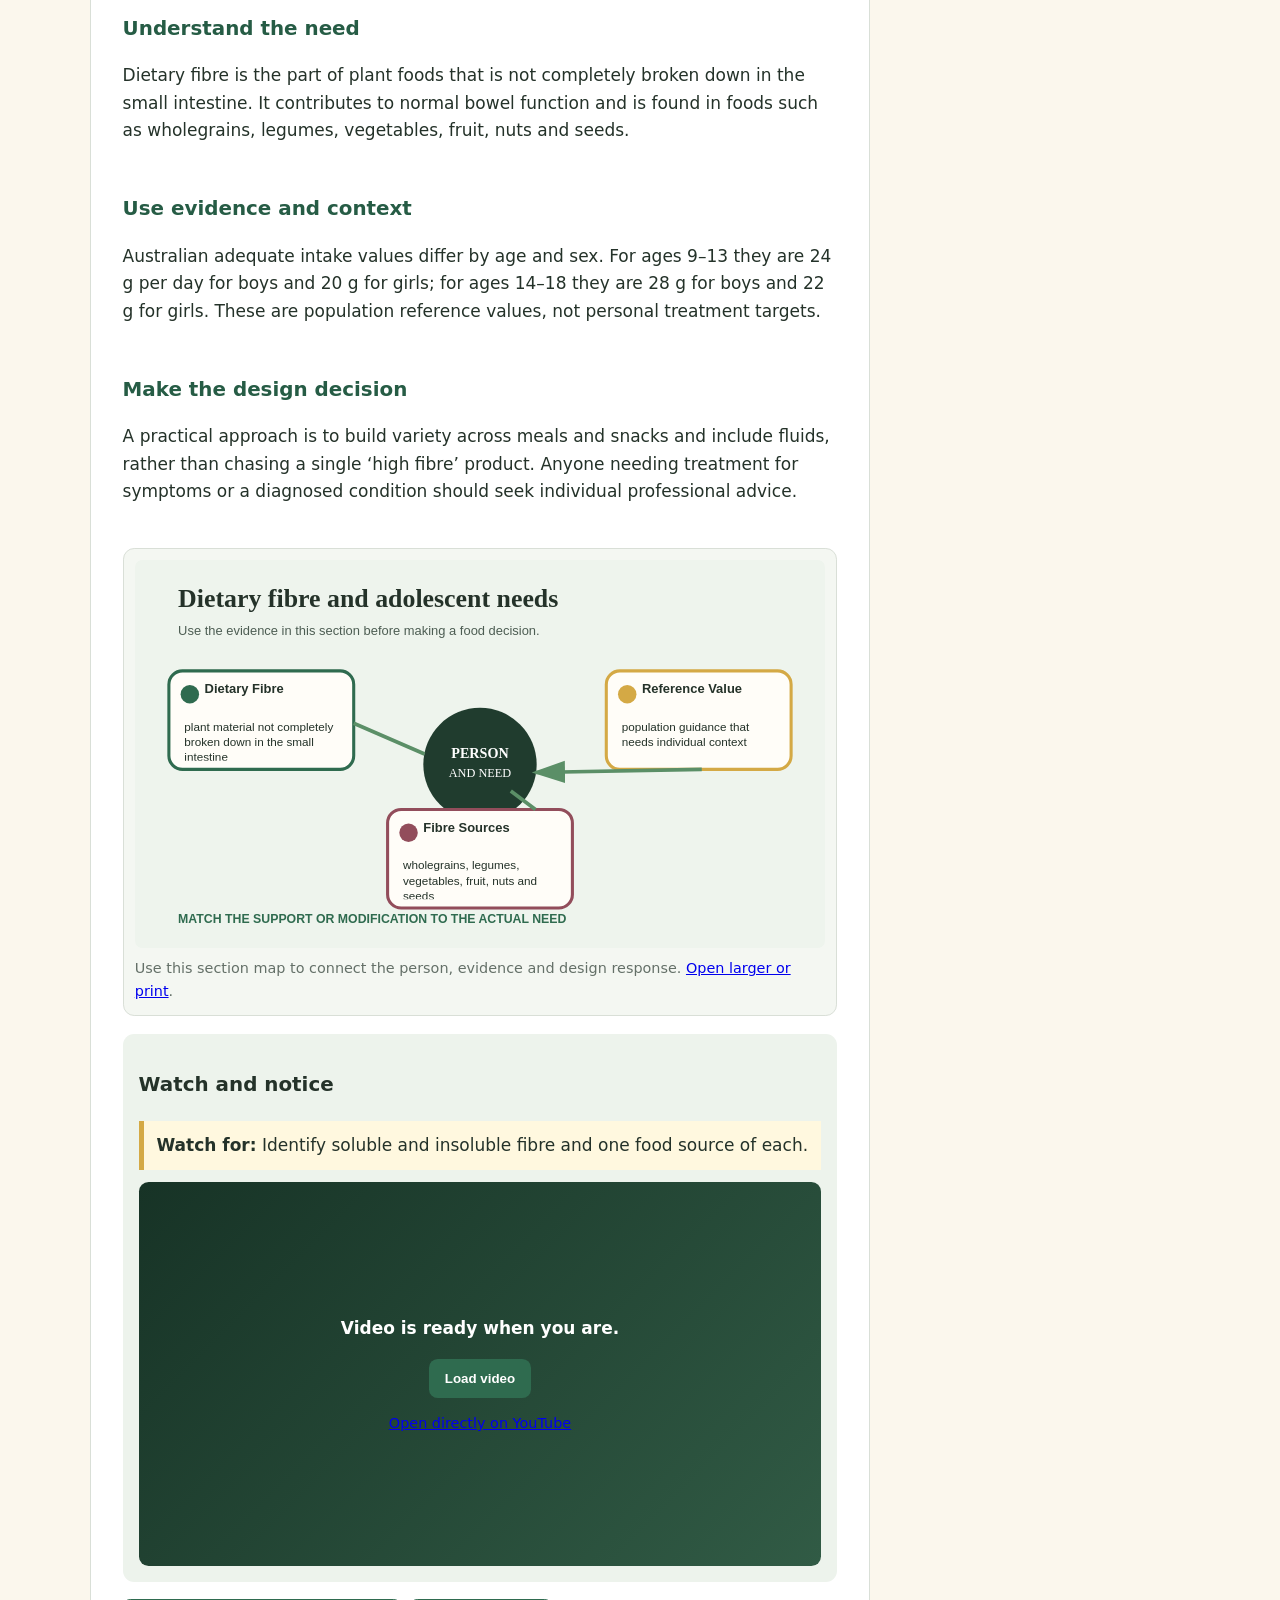
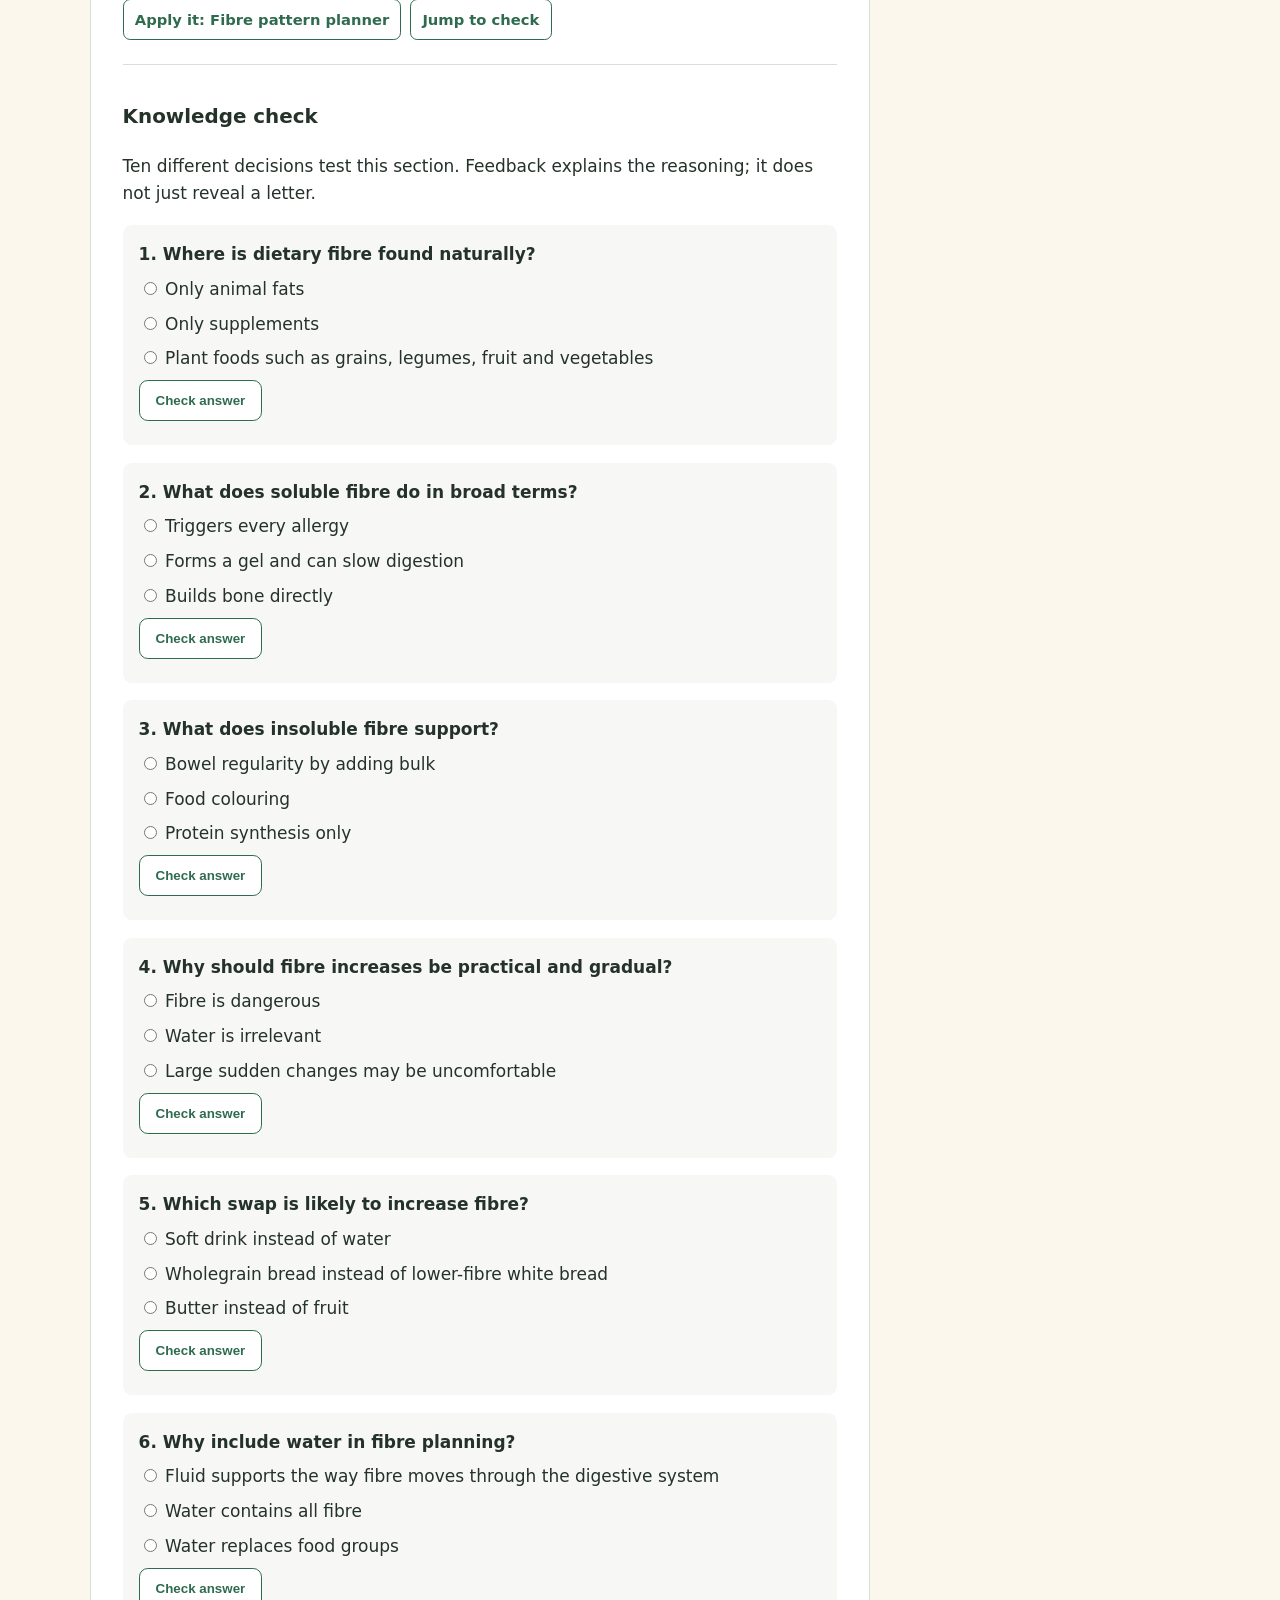
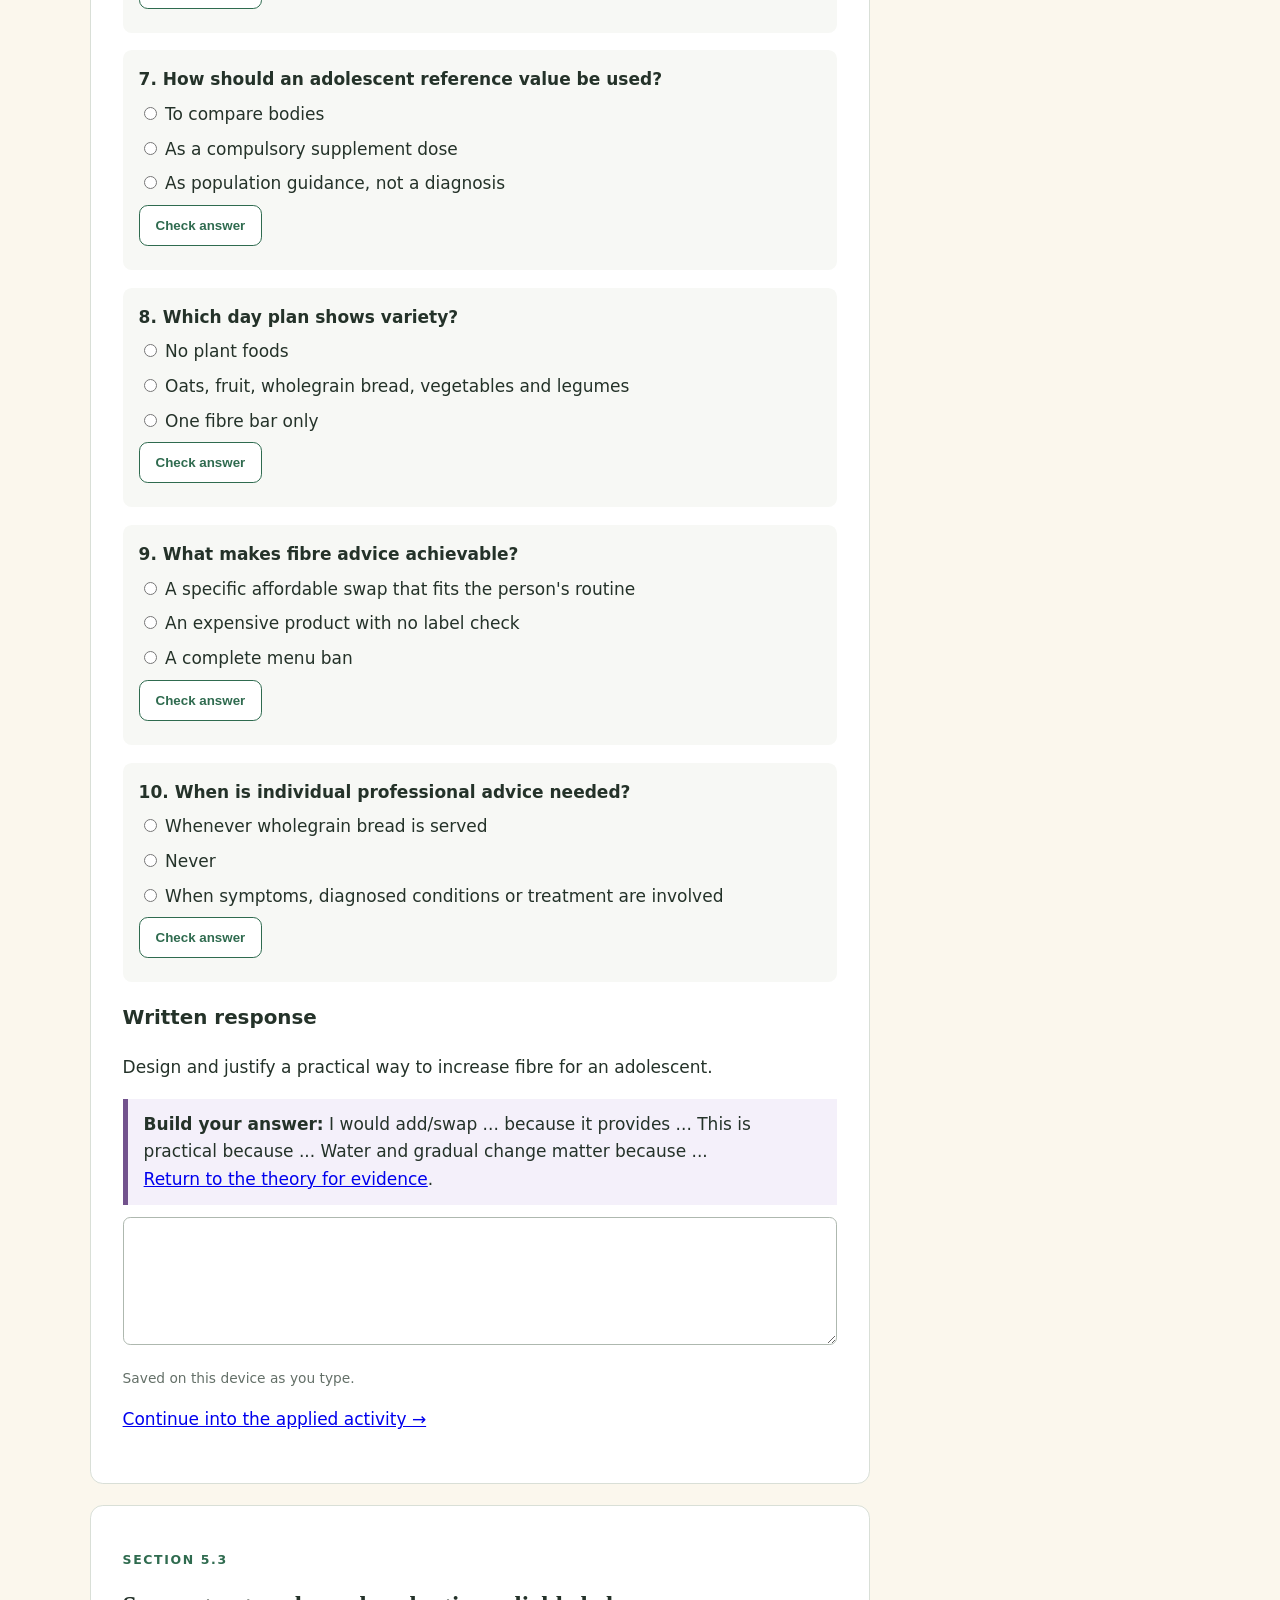
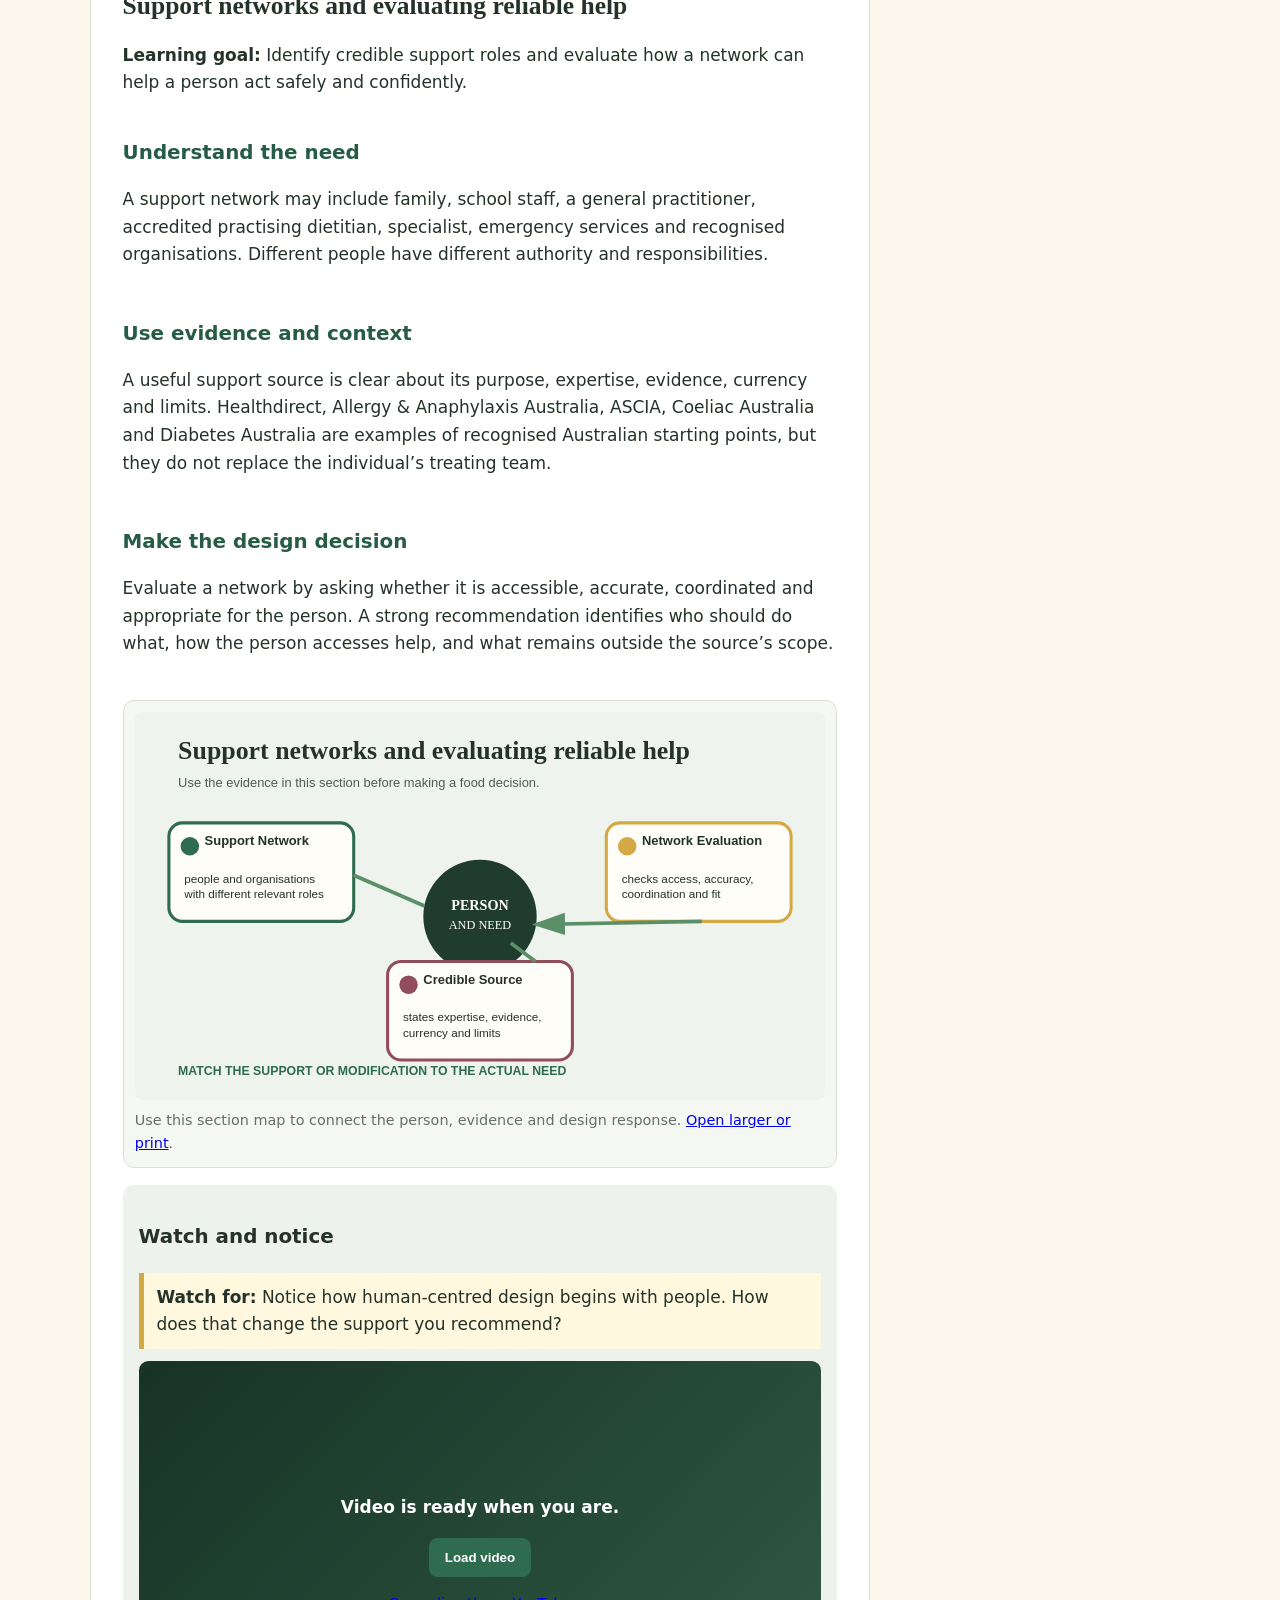
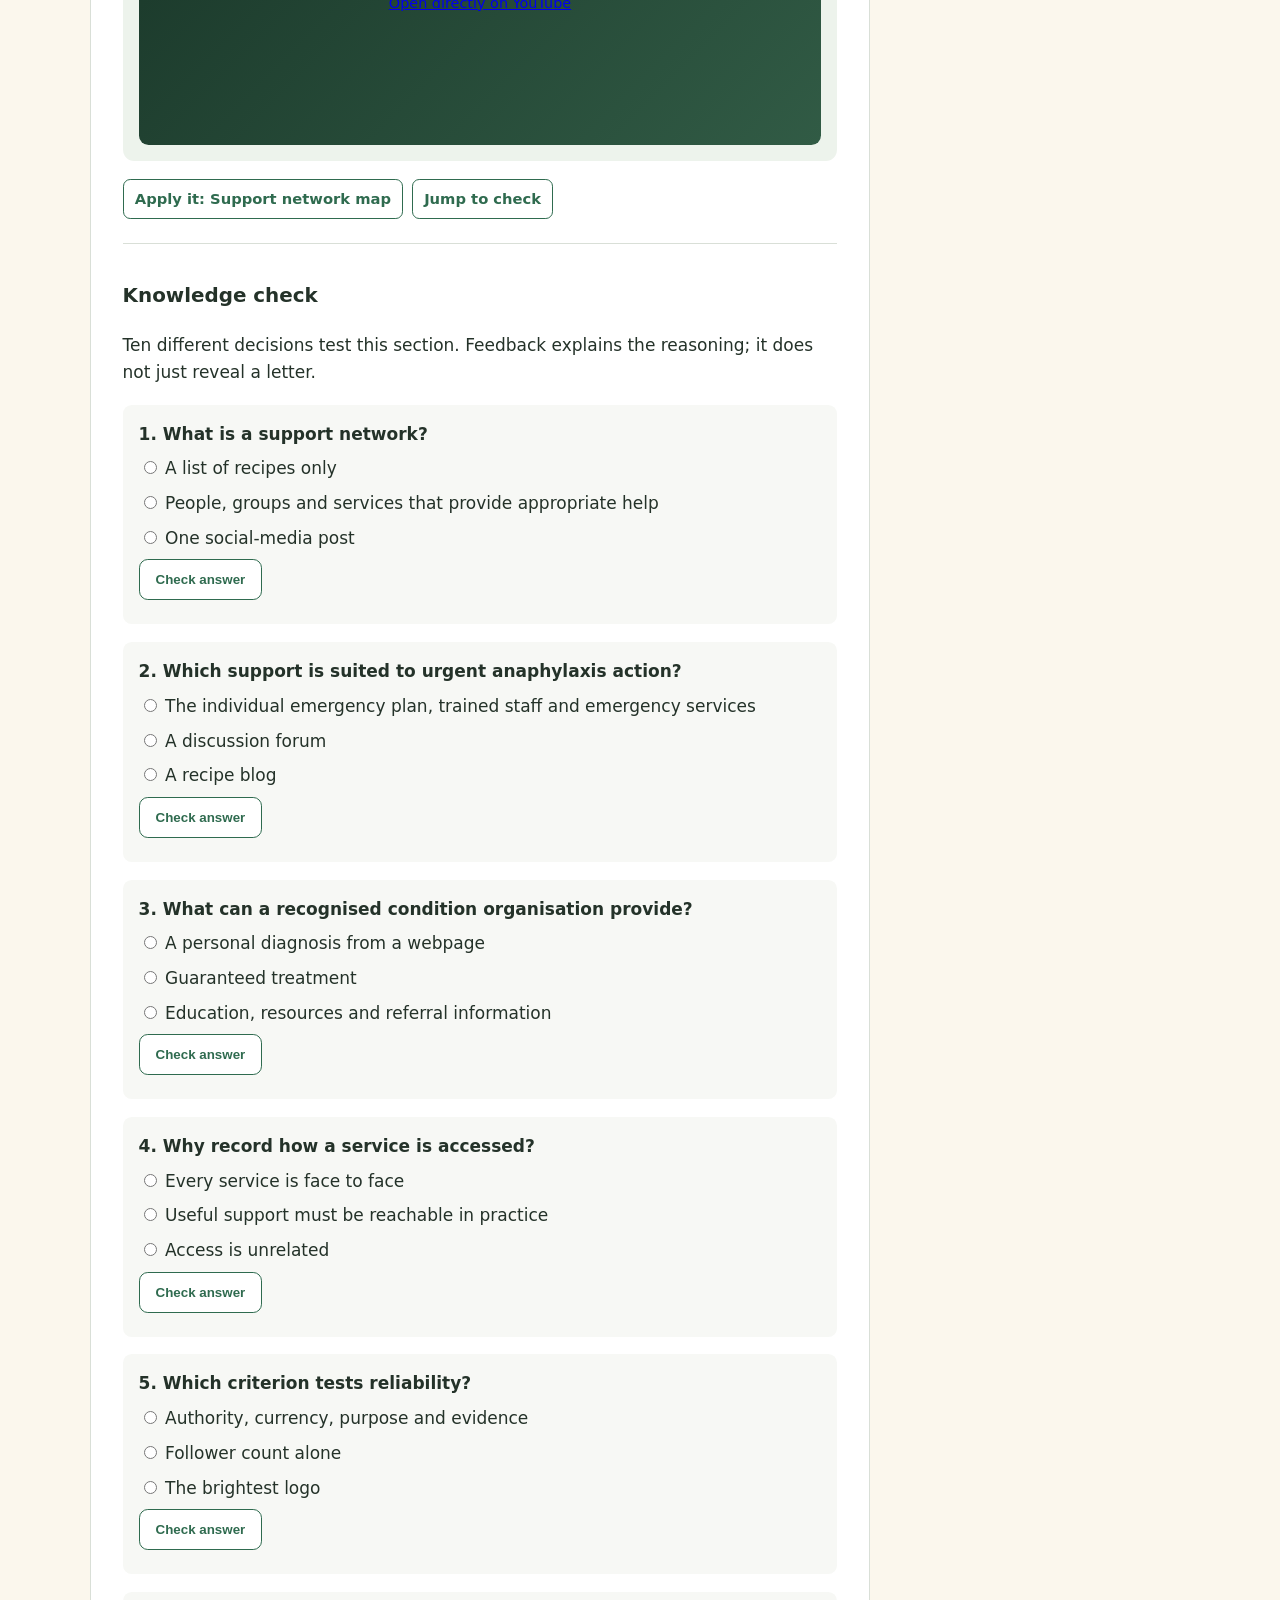
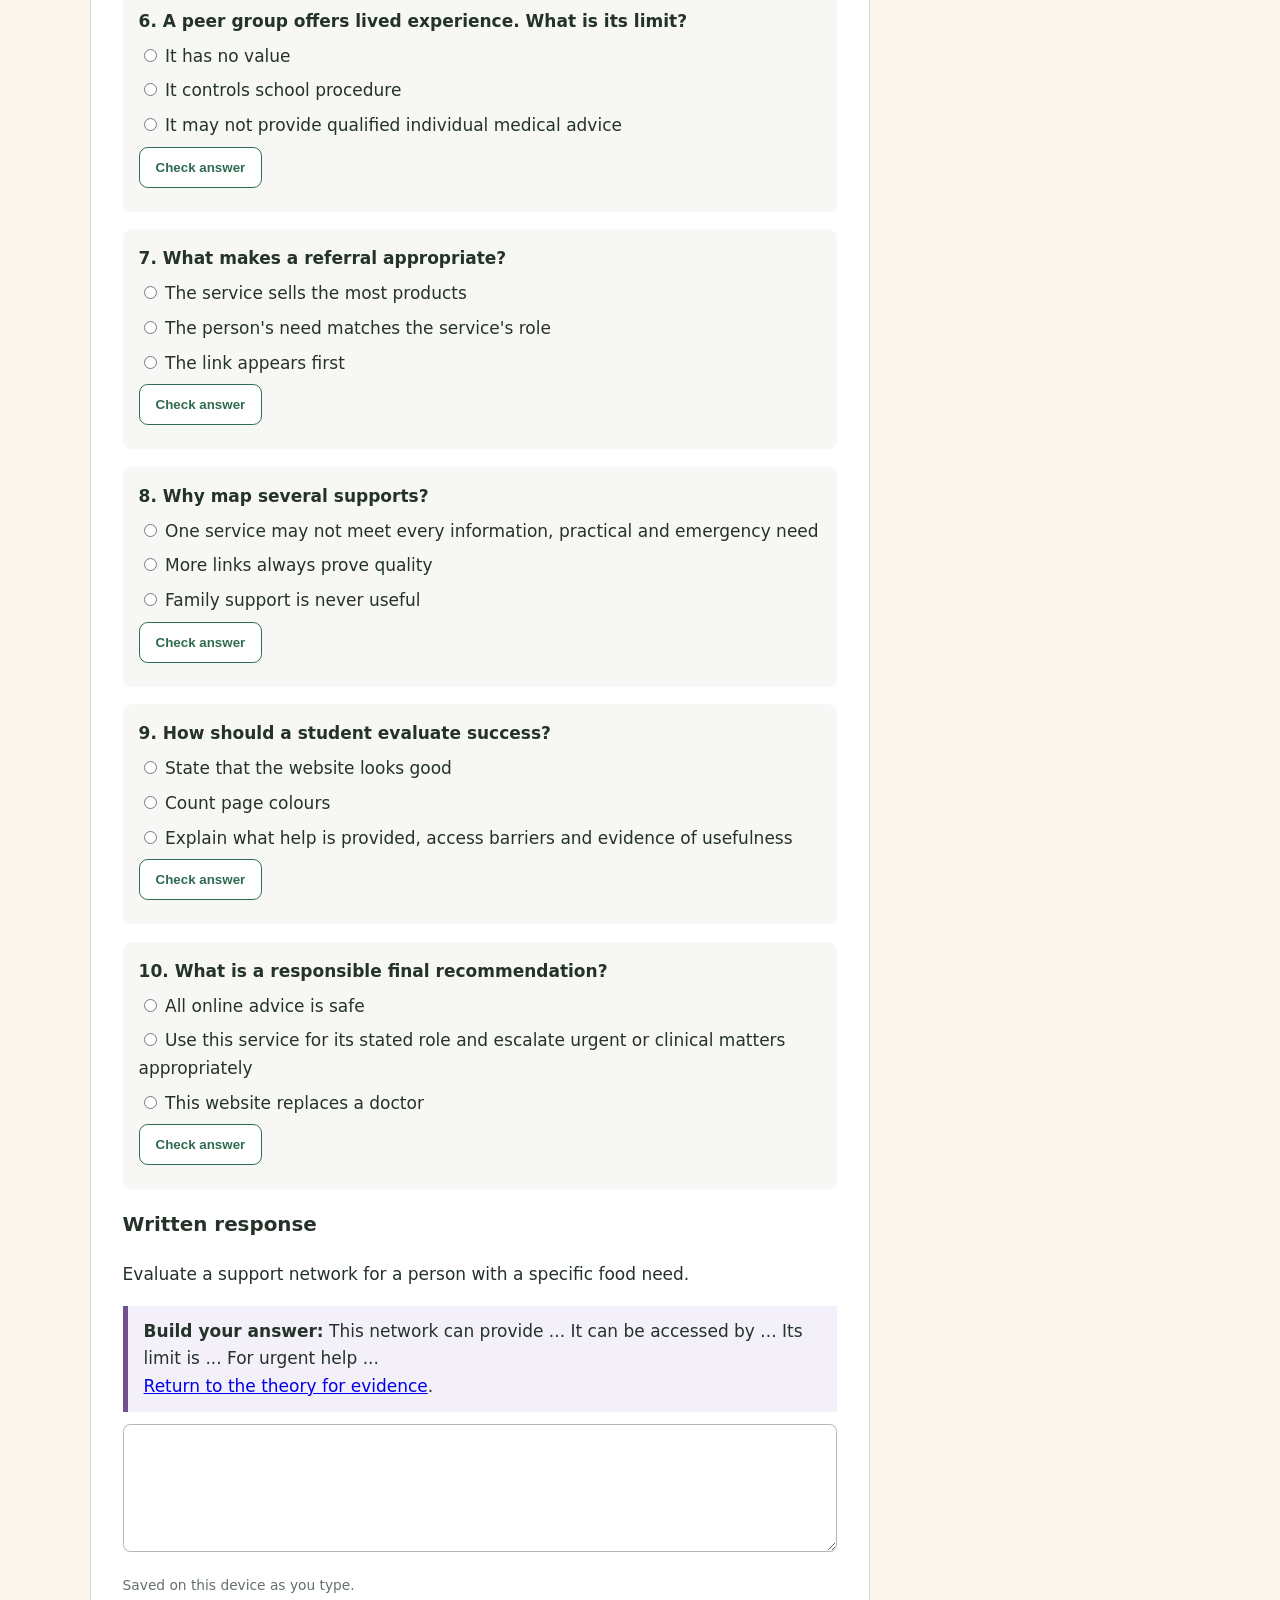
<file: module-5.html>
<!doctype html>
<html lang="en-AU"><head><meta charset="utf-8"><meta name="viewport" content="width=device-width,initial-scale=1">
<title>Modified foods, fibre and support | Food for Specific Needs</title><link rel="stylesheet" href="assets/site.css?v=2"></head>
<body><a class="skip" href="#main">Skip to content</a>
<header class="site-header"><div class="brand"><span class="brand-mark"><img src="assets/food-for-specific-needs-identity-v1.png" alt=""></span><div><strong>Food for Specific Needs</strong><small>Year 9 · Term 2 · Food Technology</small></div></div>
<button class="nav-toggle" aria-expanded="false" aria-controls="site-nav">Menu</button><nav id="site-nav" aria-label="Course"><a href="index.html">Home</a><a href="index.html#modules">Modules</a><a href="activities.html">Activities</a><a href="folio.html">Folio</a><a href="recipes.html">Recipes</a><a href="videos.html">Videos</a><a href="assessment.html">Assessment</a><a href="teacher-resources.html">Teacher</a></nav></header>
<main id="main"><section class="module-hero" data-module="5"><p class="eyebrow">Module 5 of 5</p><h1 data-title></h1><p data-question></p></section><section class="page"><div class="module-start"><article class="card presentation-card"><p class="eyebrow">Begin here</p><h2>Class presentation</h2><p>Use the eight-slide overview before beginning the section learning packages.</p><a class="button" href="resources/teacher/presentations/module-5-modified-foods-fibre-and-support.pptx">Download Module 5 PowerPoint</a></article><article class="card"><p class="eyebrow">Your evidence</p><h2>Module progress</h2><div class="progress"><span data-module-progress></span></div><p class="module-meter" data-module-meter></p><p class="meta">Progress is stored only in this browser on this device.</p></article></div><h2>Section roadmap</h2><nav class="roadmap" data-roadmap aria-label="Section roadmap"></nav></section><section class="page module-shell"><div data-content></div><aside class="module-aside"><strong>In this module</strong><nav data-sections aria-label="Module sections"></nav><p class="meta">Responses save only in this browser on this device.</p></aside></section><script src="assets/course-data.js"></script><script src="assets/module.js"></script></main>
<footer><p>Wagga Wagga High School · TAS Faculty course resource · Educational information only</p><p>Personal medical advice and emergency planning belong with qualified professionals and approved school procedures.</p></footer>
<script src="assets/site.js"></script></body></html>
</file>
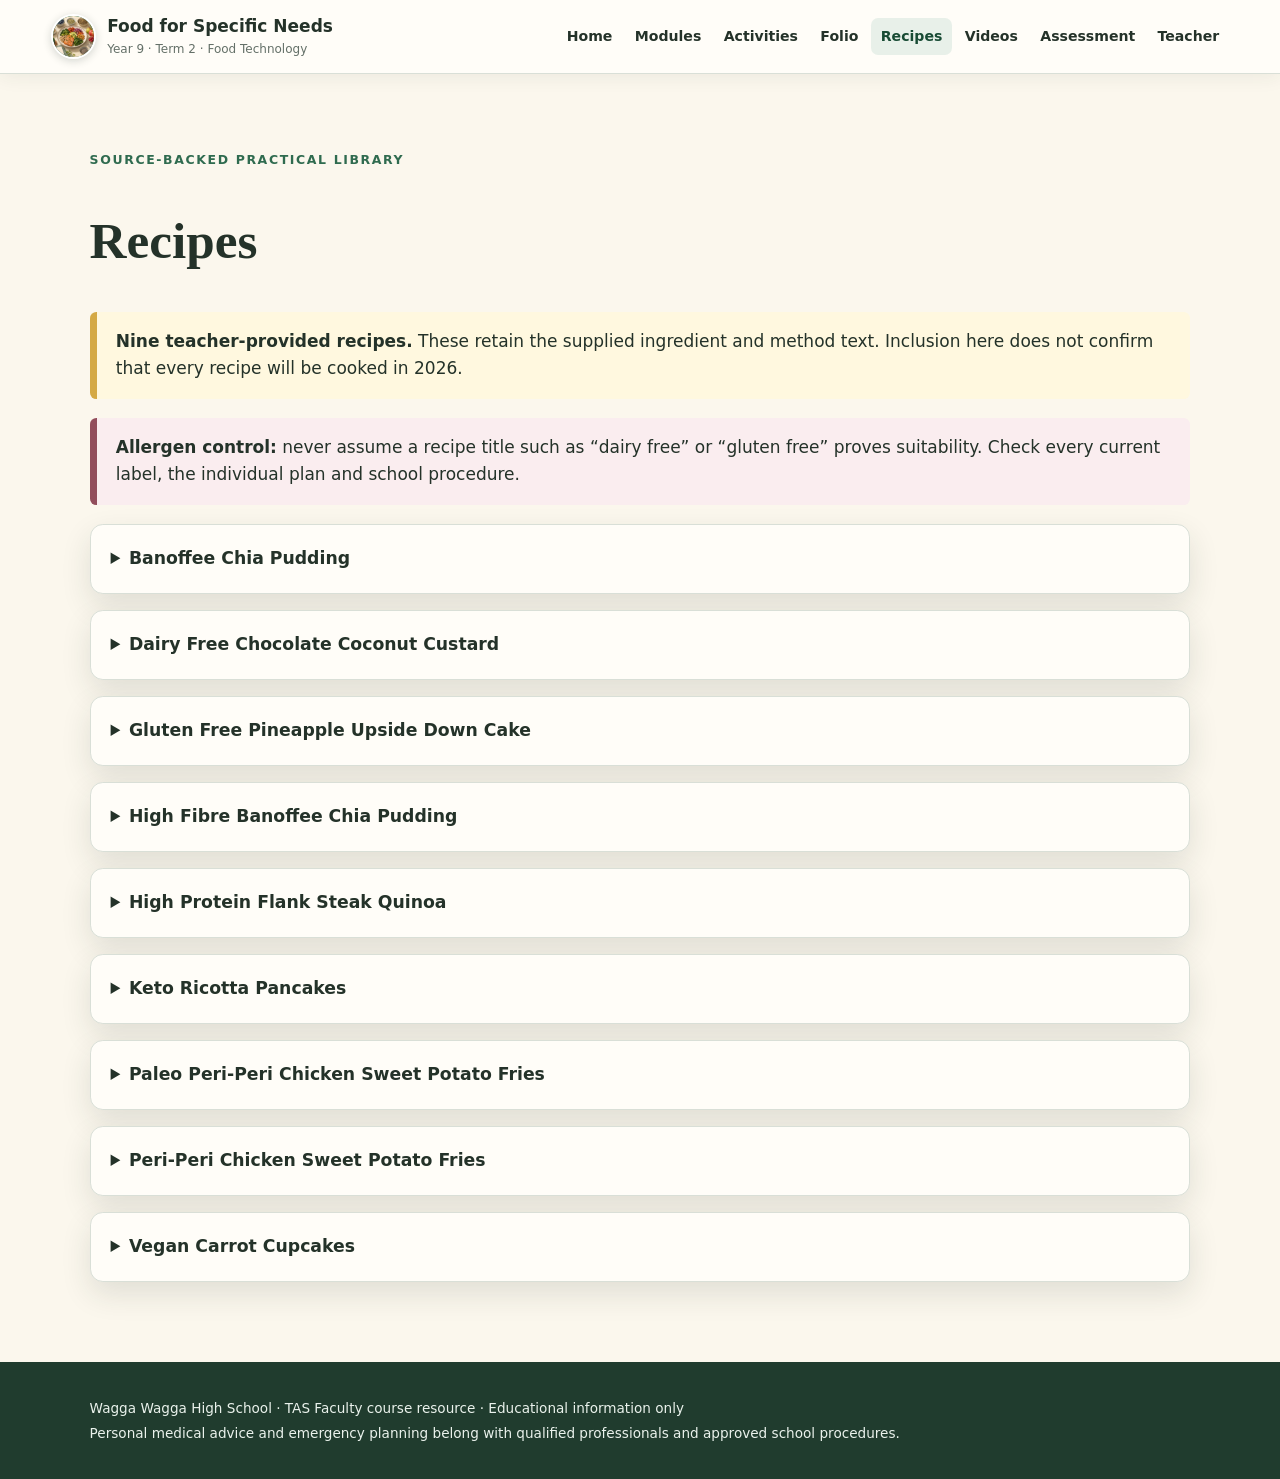
<file: recipes.html>
<!doctype html>
<html lang="en-AU"><head><meta charset="utf-8"><meta name="viewport" content="width=device-width,initial-scale=1">
<title>Recipes | Food for Specific Needs</title><link rel="stylesheet" href="assets/site.css?v=2"></head>
<body><a class="skip" href="#main">Skip to content</a>
<header class="site-header"><div class="brand"><span class="brand-mark"><img src="assets/food-for-specific-needs-identity-v1.png" alt=""></span><div><strong>Food for Specific Needs</strong><small>Year 9 · Term 2 · Food Technology</small></div></div>
<button class="nav-toggle" aria-expanded="false" aria-controls="site-nav">Menu</button><nav id="site-nav" aria-label="Course"><a href="index.html">Home</a><a href="index.html#modules">Modules</a><a href="activities.html">Activities</a><a href="folio.html">Folio</a><a href="recipes.html" class="active">Recipes</a><a href="videos.html">Videos</a><a href="assessment.html">Assessment</a><a href="teacher-resources.html">Teacher</a></nav></header>
<main id="main"><section class="page"><p class="eyebrow">Source-backed practical library</p><h1>Recipes</h1><div class="notice"><strong>Nine teacher-provided recipes.</strong> These retain the supplied ingredient and method text. Inclusion here does not confirm that every recipe will be cooked in 2026.</div><div class="notice risk"><strong>Allergen control:</strong> never assume a recipe title such as “dairy free” or “gluten free” proves suitability. Check every current label, the individual plan and school procedure.</div><details class="card recipe"><summary>Banoffee Chia Pudding</summary><div class="notice risk"><strong>Teacher check required:</strong> confirm the 2026 practical sequence, current labels, individual plans and local allergy controls before preparation.</div><h4>Ingredients (serves 2\)</h4><p>Chia</p><ol><li>1 tbsp chia seeds</li><li>½  cup (250ml) coconut milk</li><li>¼  tsp vanilla extract</li><li>1 tbl maple syrup</li></ol><p>Caramel</p><ol><li>½  cup dates, soft</li></ol><p>(pre-soaked for 10mins is warm water)</p><ol><li>30ml coconut milk</li><li>½ tsp sea salt</li></ol><p>Caramelised banana</p><ol><li>½ banana</li><li>1 tsp honey</li></ol><h4>Topping options</h4><ol><li>½ tsp cinnamon</li><li>1 tsp shredded coconut</li><li>1 tsp cacao nibs</li></ol><h4>Method</h4><ol><li>For the chia, in a large bowl mix the chia seeds, 250ml coconut milk and vanilla. Set aside in the fridge to allow the chia to absorb the coconut milk and swell.</li><li>For the caramel sauce, in a food processor, add dates, 60ml coconut milk and salt. Blitz until smooth and a sauce is created.</li><li>For the topping, heat a medium frying pan over a medium to high heat. Add rice malt syrup and sliced banana. Cook until golden on both sides.</li><li>To serve, using a serving glass, add caramel sauce to the bottom, top with chia and finish off with caramelised banana and your choice of topping.</li></ol></details><details class="card recipe"><summary>Dairy Free Chocolate Coconut Custard</summary><div class="notice risk"><strong>Teacher check required:</strong> confirm the 2026 practical sequence, current labels, individual plans and local allergy controls before preparation.</div><ol><li>demonstrates hygienic handling of food to ensure a safe and appealing product FT5-1</li></ol><p>•	demonstrate appropriate selection of techniques and equipment used in food preparation</p><ol><li>investigate circumstances which lead to specific food needs, for example: ![Aboriginal and Torres Strait Islander histories and cultures icon][image1] ![Ethical understanding icon][image2] ![Literacy icon][image3] ![Difference and diversity icon][image4]</li><li>Aboriginal cultural considerations, e.g. not consuming or preparing foods associated with totems</li><li>health status or disability, e.g. diet-related disorders</li><li>religious beliefs</li><li>lifestyle choices, e.g. vegetarianism</li></ol><h4>Ingredients (Serves 2\)</h4><ol><li>200ml (1/2 can) coconut milk</li><li>2 egg yolks</li><li>2 tbs (30g) caster sugar</li><li>2 tsp (10g) cocoa powder</li><li>2 tbs (20g) cornflour</li><li>1 tsp vanilla extract</li><li>Pinch of sea salt</li></ol><h4>Method:</h4><ol><li>In a large saucepan, over a medium heat warm the coconut milk until you start to get a light steam off the top. Do not allow to boil.</li><li>In a bowl whisk together the egg yolks, sugar, cocoa and cornflour.</li><li>Slowly add one third of the warmed milk mixture to the egg mixture while continuously whisking (this will temper the egg yolks and help prevent them from curdling).</li><li>Add the tempered egg mixture back into the saucepan and heat over medium-low heat while whisking continuously for approximately 5 minutes.</li><li>The custard is ready once it starts to thicken and coats the back of a spoon.</li><li>Remove from heat and whisk in the vanilla.</li><li>Strain the custard through a sieve and pour into a container, place plastic wrap on the top of the custard, put the lid on and set in the fridge.</li></ol></details><details class="card recipe"><summary>Gluten Free Pineapple Upside Down Cake</summary><div class="notice risk"><strong>Teacher check required:</strong> confirm the 2026 practical sequence, current labels, individual plans and local allergy controls before preparation.</div><p>›	identifies, assesses and manages the risks of injury and WHS issues associated with the handling of food FT5-2</p><p>•	investigate circumstances which lead to specific food needs, for example:</p><p>–	Aboriginal cultural considerations, e.g. not consuming or preparing foods associated with totems</p><p>–	health status or disability, e.g. diet-related disorders</p><p>–	religious beliefs</p><p>–	lifestyle choices, e.g. vegetarianism</p><p>•	demonstrate safe and hygienic work practices, for example: (ACTDEK045, ACTDEP050)</p><ol><li>personal hygiene</li><li>food safety, e.g. the food danger zone, cross-contamination</li><li>safe work practices</li><li>use of PPE</li></ol><h4>Ingredients (serves 2\)</h4><h4>Topping</h4><ol><li>1/4 cup (50g) brown sugar</li><li>¼ cup (50g) butter, melted</li><li>6 pineapple rings, drained</li></ol><p>(keep 2 tbs of juice/syrup for cake)</p><ol><li>3 glacé cherries, halved</li></ol><p>Cake</p><ol><li>1/2 cup (100g) raw caster sugar</li><li>100g butter</li><li>1 tsp vanilla extract</li><li>2 eggs</li><li>2 tbs pineapple juice/syrup from can</li><li>3/4 cup (100g) gluten free self-raising flour</li><li>1 tsp baking powder</li></ol><h4>Method</h4><ol><li>Preheat oven to 180C.</li><li>Grease a 20cm cake tin.</li><li>For the topping, in a large bowl, cream the softened butter and brown sugar together until creamy. Spread over the base and a quarter of the way up the sides of a 20cm round cake tin.</li><li>Arrange 6 pineapple rings on top (reserving the syrup for later), then place 6 glacé cherry halves in the centre of each pineapple ring. Set aside.</li><li>For the cake, in a large bowl cream the butter and sugar with an electric mixer. Add the vanilla, eggs and pineapple juice. Mix until well combined.</li><li>Spoon the cake mixture on top of the pineapple and spread it evenly.</li><li>Bake for 30 \- 35 mins.</li><li>Leave the cake to rest for 5 mins, then turn out onto a plate.</li></ol></details><details class="card recipe"><summary>High Fibre Banoffee Chia Pudding</summary><div class="notice risk"><strong>Teacher check required:</strong> confirm the 2026 practical sequence, current labels, individual plans and local allergy controls before preparation.</div><ol><li>investigate the role of nutritionally modified foods in meeting the requirements of individuals with specific needs, for example: ![Difference and diversity icon][image1]</li><li>low kilojoule</li><li>low fat, salt and/or sugar</li><li>high fibre</li><li>gluten free</li><li>demonstrate appropriate selection of techniques and equipment used in food preparation</li><li>demonstrate safe and hygienic work practices, for example: (ACTDEK045, ACTDEP050) ![Work and enterprise icon][image2]</li><li>personal hygiene</li><li>food safety, eg the food danger zone, cross-contamination</li><li>safe work practices</li><li>use of PPE</li></ol><h4>Ingredients (serves 2\)</h4><p>Chia</p><ol><li>3 tbs chia seeds</li><li>1 cup (250ml) coconut milk</li><li>½ tsp vanilla extract</li></ol><p>Caramel</p><ol><li>1 cup dates, soft</li></ol><p>(pre-soaked for 10mins is warm water)</p><ol><li>¼ cup (60ml) coconut milk</li><li>½ tsp sea salt</li></ol><p>Caramelised banana</p><ol><li>½ banana</li><li>1 tsp rice malt syrup or honey</li></ol><h4>Topping options</h4><ol><li>½ tsp cinnamon</li><li>1 tsp shredded coconut</li><li>1 tsp cacao nibs</li></ol><h4>Method</h4><ol><li>For the chia, in a large bowl mix the chia seeds, 250ml coconut milk and vanilla. Set aside in the fridge for 2-3 hours to allow the chia to absorb the coconut milk and swell.</li><li>For the caramel sauce, in a food processor, add dates, 60ml coconut milk and salt. Blitz until smooth and a sauce is created.</li><li>For the topping, heat a medium frying pan over a medium to high heat. Add rice malt syrup and sliced banana. Cook until golden on both sides.</li><li>To serve, using a serving glass, add caramel sauce to the bottom, top with chia and finish off with caramelised banana and your choice of topping.</li></ol></details><details class="card recipe"><summary>High Protein Flank Steak Quinoa</summary><div class="notice risk"><strong>Teacher check required:</strong> confirm the 2026 practical sequence, current labels, individual plans and local allergy controls before preparation.</div><ol><li>discuss the impact of food allergies and intolerances on an individual’s food choices</li><li>demonstrate appropriate selection of techniques and equipment used in food preparation</li><li>demonstrate safe and hygienic work practices, for example: (ACTDEK045, ACTDEP050) ![Work and enterprise icon][image1]</li><li>personal hygiene</li><li>food safety, e.g. the food danger zone, cross-contamination</li><li>safe work practices</li><li>use of PPE</li></ol><h4>Ingredients (serves 2\)</h4><p>Steak</p><ol><li>2 tsp olive oil</li><li>Pinch sea salt</li><li>2 x Flank steaks (minute steak)</li></ol><p>Quinoa</p><ol><li>½ cup quinoa, rinsed</li><li>1 cup (250ml) water</li><li>1 cup baby spinach</li><li>1 tbs olive oil</li><li>¼ tsp sea salt</li></ol><p>Chimichurri sauce</p><ol><li>½ cup flat leaf parsley</li><li>1 clove garlic, minced</li><li>1 tsp dried oregano leaves</li><li>2 ½ tbs light olive oil</li><li>1 tbs red wine vinegar</li><li>½ tsp lemon juice</li><li>⅛ tsp ground cumin</li><li>¼ tsp sea salt</li><li>⅛ tsp black pepper</li></ol><h4>Method</h4><ol><li>For the quinoa, in a medium saucepan, add the rinsed quinoa and water and bring to the boil uncovered over a medium to high heat. Decrease the heat to a gentle simmer and cook the quinoa until all the water is absorbed, keep decreasing the heat as needed. Do not stir the quinoa.</li><li>Once all of the water is absorbed, remove from heat and put the lid on. Let the quinoa steam for 5 mins before using a fork to fluff and stir through baby spinach, olive oil and salt.</li><li>For the steak, heat the oil in a large frying pan. Season both sides of the steak with sea salt. Once the pan is hot, add the steak and cook on high for 1 minute each side. Remove from pan and set aside to rest before slicing.</li><li>For the sauce, finely chop parsley, garlic and oregano. (Alternatively pulse in a food processor)</li><li>In a small bowl, add the fresh chopped sauce ingredients, then mix in olive oil, red wine vinegar, lemon juice, cumin, salt and pepper. Mix well until combined. Set aside in a small bowl.</li><li>To serve, add quinoa to a plate, top with sliced beef and finish off with chimichurri sauce.</li></ol><p>Tip: Rinsing quinoa removes its natural coating, called saponin, which can make it taste bitter or soapy.</p></details><details class="card recipe"><summary>Keto Ricotta Pancakes</summary><div class="notice risk"><strong>Teacher check required:</strong> confirm the 2026 practical sequence, current labels, individual plans and local allergy controls before preparation.</div><ol><li>investigate the role of nutritionally modified foods in meeting the requirements of individuals with specific needs, for example: ![Difference and diversity icon][image1]</li><li>low kilojoule</li><li>low fat, salt and/or sugar</li><li>high fibre</li><li>gluten free</li></ol><h4>Ingredients (Serves 2\)</h4><ol><li>4 large eggs</li><li>1 cup ricotta cheese</li><li>1/4 cup (60ml) full cream milk</li><li>1 tbs vanilla extract</li><li>½ tbs lemon zest</li><li>2 tbs raw sugar</li><li>6 tbs (42 grams) coconut flour</li><li>½ tsp baking soda</li><li>2 tbs butter for cooking</li></ol><h4>Topping options</h4><p>Option 1</p><ol><li>3 strawberries, sliced</li></ol><p>Option 2</p><ol><li>1 rasher bacon, cooked and sliced</li></ol><p>Option 3</p><ol><li>1 tbs butter</li><li>2 tbs lemon juice</li></ol><h4>Method</h4><ol><li>In a large bowl whisk the eggs. Then add ricotta, milk and vanilla. Whisk until nice and smooth. (Alternatively add to a food processer and blitz until smooth).</li><li>Heat a non-stick frying pan over medium heat. Add some butter to grease the pan.</li><li>Pour approximately  2 tablespoons worth of batter into the pan pancake.</li><li>Cook the pancakes until golden brown and puffed, 3-4 minutes per side. Grease the pan with the remainder of the butter and repeat with the second batch of batter.</li><li>Prepare your choice of topping and serve over pancakes.</li></ol></details><details class="card recipe"><summary>Paleo Peri-Peri Chicken Sweet Potato Fries</summary><div class="notice risk"><strong>Teacher check required:</strong> confirm the 2026 practical sequence, current labels, individual plans and local allergy controls before preparation.</div><p>\&gt; applies appropriate methods of food processing, preparation and storage FT5-5</p><ol><li>describe nutritional requirements for each stage of the life cycle ![Critical and creative thinking icon][image1] ![Literacy icon][image2]</li><li>demonstrate appropriate selection of techniques and equipment used in food preparation.</li></ol><p>•      demonstrate safe and hygienic work practices, for example: (ACTDEK045, ACTDEP050)</p><p>–	personal hygiene</p><p>–	food safety, e.g. the food danger zone, cross-contamination</p><p>–	safe work practices</p><p>–	use of PPE</p><h4>Ingredients (Serves 2\)</h4><p>Peri Peri Marinade</p><ol><li>1 large chicken breast</li><li>1 tbs olive oil</li><li>1 tsp chilli flakes</li><li>1 tsp minced garlic</li><li>2 tbs lemon juice</li><li>1 tsp smoked paprika</li><li>1 tsp oregano</li><li>1 tsp brown sugar</li><li>¼ tsp sea salt</li><li>Black pepper to taste</li></ol><p>Sweet Potato Fries</p><ol><li>1 large sweet potato,</li></ol><p>peeled and cut into chips</p><ol><li>3 tbs vegetable oil</li><li>¼ tsp smoked paprika</li><li>¼ tsp chilli powder</li><li>¼ tsp garlic powder</li><li>⅛ tsp white pepper</li><li>½ tsp sea salt</li></ol><h4>Method</h4><ol><li>Preheat oven to 220C.</li><li>Line a tray with baking paper.</li><li>In a large bowl mix together the oil, smoked paprika, chilli powder, garlic powder, white pepper and salt. Add the sweet potato chips and toss until evenly coated.</li><li>Spread the potato chips in a single layer onto the prepared baking sheet, being careful not to overcrowd them. Bake for 15-25 minutes turning once, or until golden brown.</li><li>In a medium bowl, mix together the marinade ingredients. Set aside.</li><li>Place your chicken breast on a chopping board and butterfly the breast by placing your hand flat on top of it. Carefully use a sharp knife to slice into one side of the breast, starting at the thicker end and ending at the thin point. Be careful not to cut all the way through to the other side. Open the chicken breast so it resembles a butterfly.</li><li>Add the chicken breast to the marinade mixture and toss well to coat the chicken evenly.</li><li>Place the chicken on a lined baking tray and place in oven to cook for 15 – 20 minutes. Chicken is cooked if juices run clear or by checking the internal temperature reaches 75°C with a thermometer.</li><li>Remove chicken from the oven and rest for 5 minutes before slicing.</li><li>Serve with sweet potato chips.</li></ol></details><details class="card recipe"><summary>Peri-Peri Chicken Sweet Potato Fries</summary><div class="notice risk"><strong>Teacher check required:</strong> confirm the 2026 practical sequence, current labels, individual plans and local allergy controls before preparation.</div><p>\&gt; applies appropriate methods of food processing, preparation and storage FT5-5</p><ol><li>describe nutritional requirements for each stage of the life cycle ![Critical and creative thinking icon][image1] ![Literacy icon][image2]</li><li>demonstrate appropriate selection of techniques and equipment used in food preparation.</li></ol><p>•      demonstrate safe and hygienic work practices, for example: (ACTDEK045, ACTDEP050)</p><p>–	personal hygiene</p><p>–	food safety, e.g. the food danger zone, cross-contamination</p><p>–	safe work practices</p><p>–	use of PPE</p><h4>Ingredients (Serves 2\)</h4><p>Sweet Potato Fries</p><ol><li>1 large sweet potato,</li></ol><p>peeled and cut into chips</p><ol><li>3 tbs vegetable oil</li><li>¼ tsp smoked paprika</li><li>Pinch  chilli powder</li><li>¼ tsp garlic powder</li><li>⅛ tsp white pepper</li><li>½ tsp sea salt</li></ol><p>Peri Peri Marinade</p><ol><li>1 large chicken breast</li><li>1 tbs olive oil</li><li>pinch chilli flakes</li><li>1 tsp minced garlic</li><li>2 tbs lemon juice</li><li>1 tsp smoked paprika</li><li>1 tsp oregano</li><li>1 tsp brown sugar</li><li>¼ tsp sea salt</li><li>Black pepper to taste</li></ol><h4>Method</h4><ol><li>Preheat oven to 220C.</li><li>Line a tray with baking paper.</li><li>In a large bowl mix together the oil, smoked paprika, chilli powder, garlic powder, white pepper and salt. Add the sweet potato chips and toss until evenly coated.</li><li>Spread the potato chips in a single layer onto the prepared baking sheet, being careful not to overcrowd them. Bake for 15-25 minutes turning once, or until golden brown.</li><li>In a medium bowl, mix together the marinade ingredients. Set aside.</li><li>Place your chicken breast on a chopping board and butterfly the breast by placing your hand flat on top of it. Carefully use a sharp knife to slice into one side of the breast, starting at the thicker end and ending at the thin point. Be careful not to cut all the way through to the other side. Open the chicken breast so it resembles a butterfly.</li><li>Add the chicken breast to the marinade mixture and toss well to coat the chicken evenly.</li><li>Place the chicken on a lined baking tray and place in oven to cook for 15 – 20 minutes. Chicken is cooked if juices run clear or by checking the internal temperature reaches 75°C with a thermometer.</li><li>Remove chicken from the oven and rest for 5 minutes before slicing.</li><li>Serve with sweet potato chips.</li></ol></details><details class="card recipe"><summary>Vegan Carrot Cupcakes</summary><div class="notice risk"><strong>Teacher check required:</strong> confirm the 2026 practical sequence, current labels, individual plans and local allergy controls before preparation.</div><ol><li>demonstrate appropriate selection of techniques and equipment used in food preparation</li><li>demonstrate safe and hygienic work practices, for example: (ACTDEK045, ACTDEP050) ![Work and enterprise icon][image1]</li><li>personal hygiene</li><li>food safety, e.g. the food danger zone, cross-contamination</li><li>safe work practices</li><li>use of PPE</li></ol><h4>Ingredients (Makes 12\)</h4><ol><li>2 cups (250g) plain flour</li><li>1 ½ cups (300g) brown sugar</li><li>1 tsp baking powder</li><li>1 tsp baking soda</li><li>½ tsp sea salt</li><li>2 tsp ground cinnamon</li><li>1 tsp ground nutmeg</li><li>2 1/3 cups (250g) grated carrot</li></ol><p>\- approx. 2-3 carrots</p><ol><li>2 flax eggs (2 tbs ground flaxseed</li></ol><p>meal with 6 tbs hot water)</p><ol><li>½ cup (125ml) vegetable oil</li><li>1 tsp vanilla extract</li><li>1 tbs apple cider vinegar</li></ol><h4>Lemon Buttercream Frosting</h4><ol><li>3 cups (375g) icing sugar</li><li>1/3 cup (75g) nuttelex margarine</li></ol><p>or similar</p><ol><li>½ tsp vanilla extract</li><li>1 tsp apple cider vinegar</li><li>2 tbs (30ml) lemon juice</li></ol><h4>Method</h4><ol><li>Preheat the oven to 180C.</li><li>Line a muffin pan with cupcake liners.</li><li>In a small bowl, make flax eggs by mixing the flax meal with hot water. Set aside for 5 minutes to thicken.</li><li>In a large bowl sift the flour. Add the brown sugar, baking powder, baking soda, sea salt, ground cinnamon, ground nutmeg, and grated carrot. Mix until combined.</li><li>Add the flax eggs to the bowl along with the oil, vanilla and apple cider vinegar. Mix until it forms a thick batter.</li><li>Scoop the cake mixture evenly across the 12 cupcake liners.</li><li>Bake in the oven for 20 \- 30 minutes or until a toothpick inserted in the centre comes out clean.</li><li>Let it rest in the muffin pan for 1 minute, then transfer to a wire rack to cool before frosting.</li></ol><h4>Frosting</h4><ol><li>In a large bowl add sugar, margarine, vanilla, apple cider vinegar and lemon juice. Mix on a low speed with an electric mixer until smooth.</li><li>The frosting should be thick enough to spread, if not add a little more icing sugar until you reach the desired consistency.</li><li>Evenly spread or pipe the frosting onto the cupcakes.</li></ol></details></section></main>
<footer><p>Wagga Wagga High School · TAS Faculty course resource · Educational information only</p><p>Personal medical advice and emergency planning belong with qualified professionals and approved school procedures.</p></footer>
<script src="assets/site.js"></script></body></html>
</file>
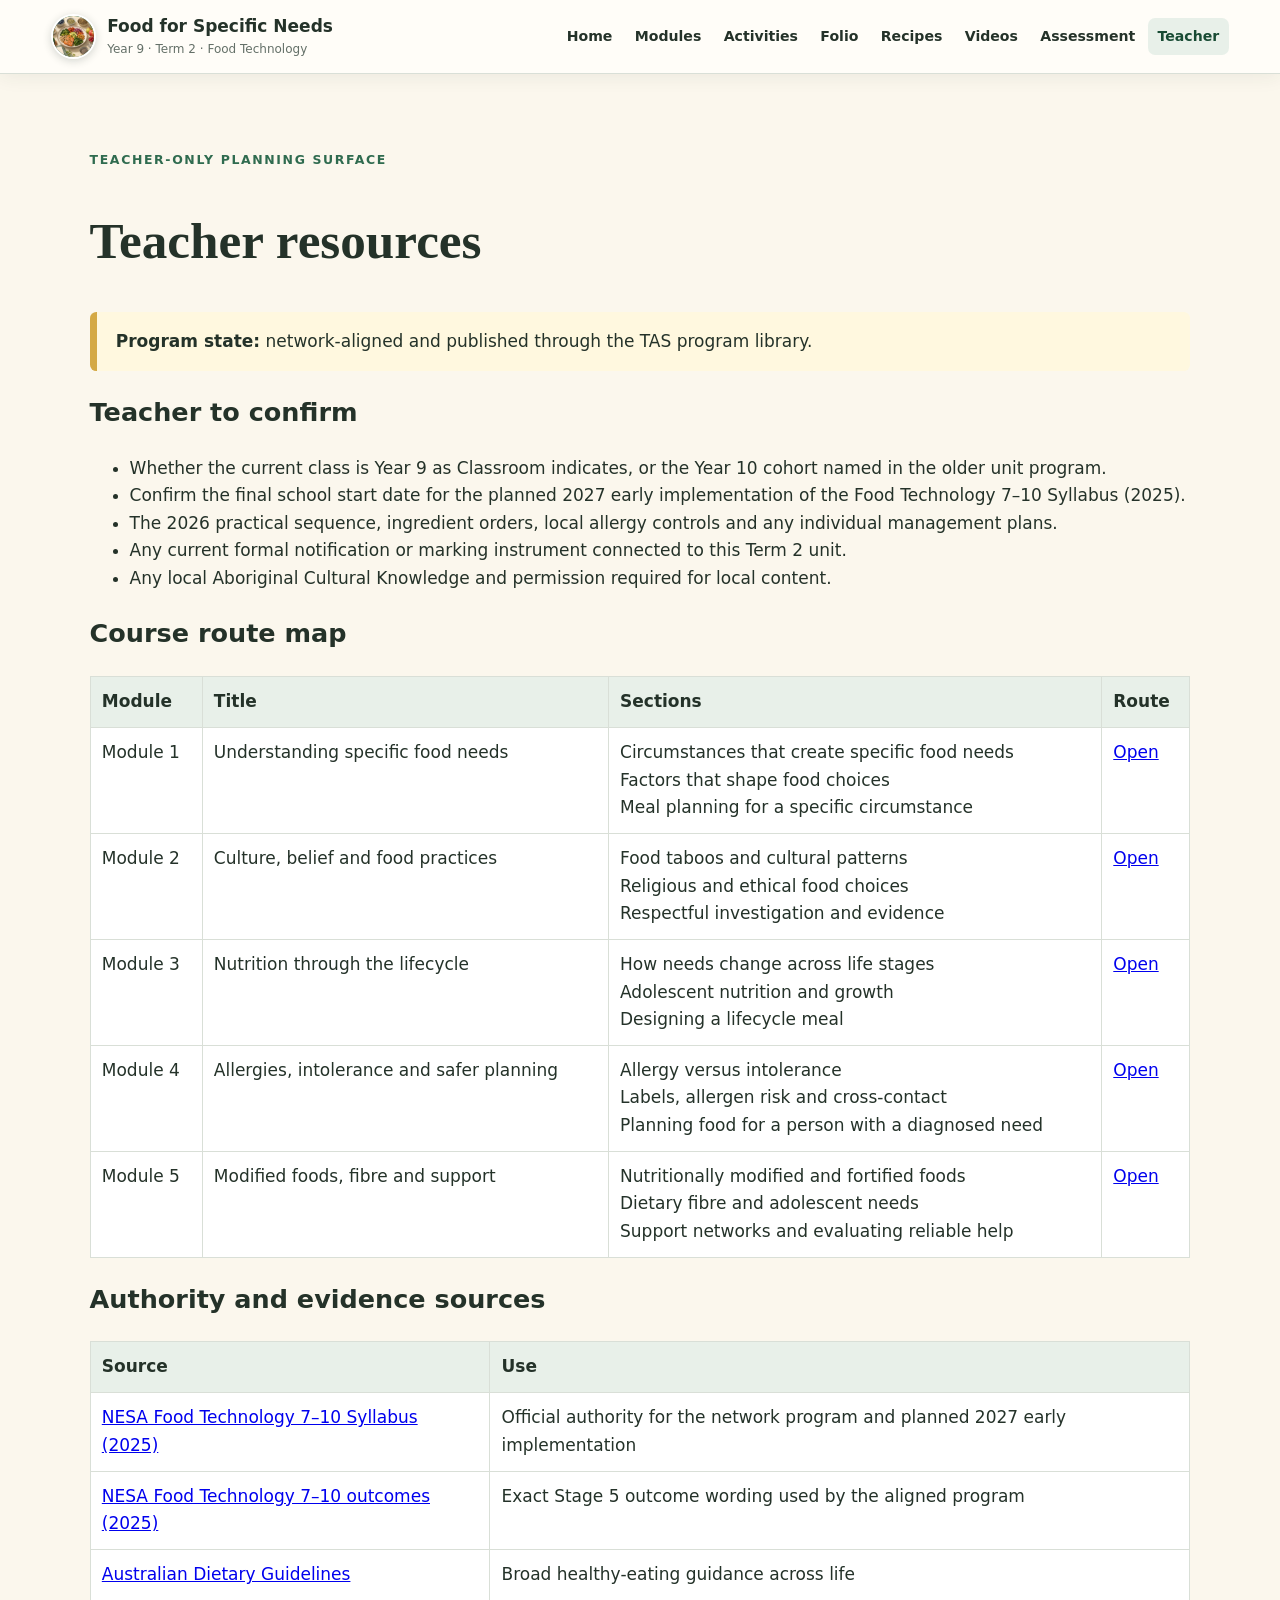
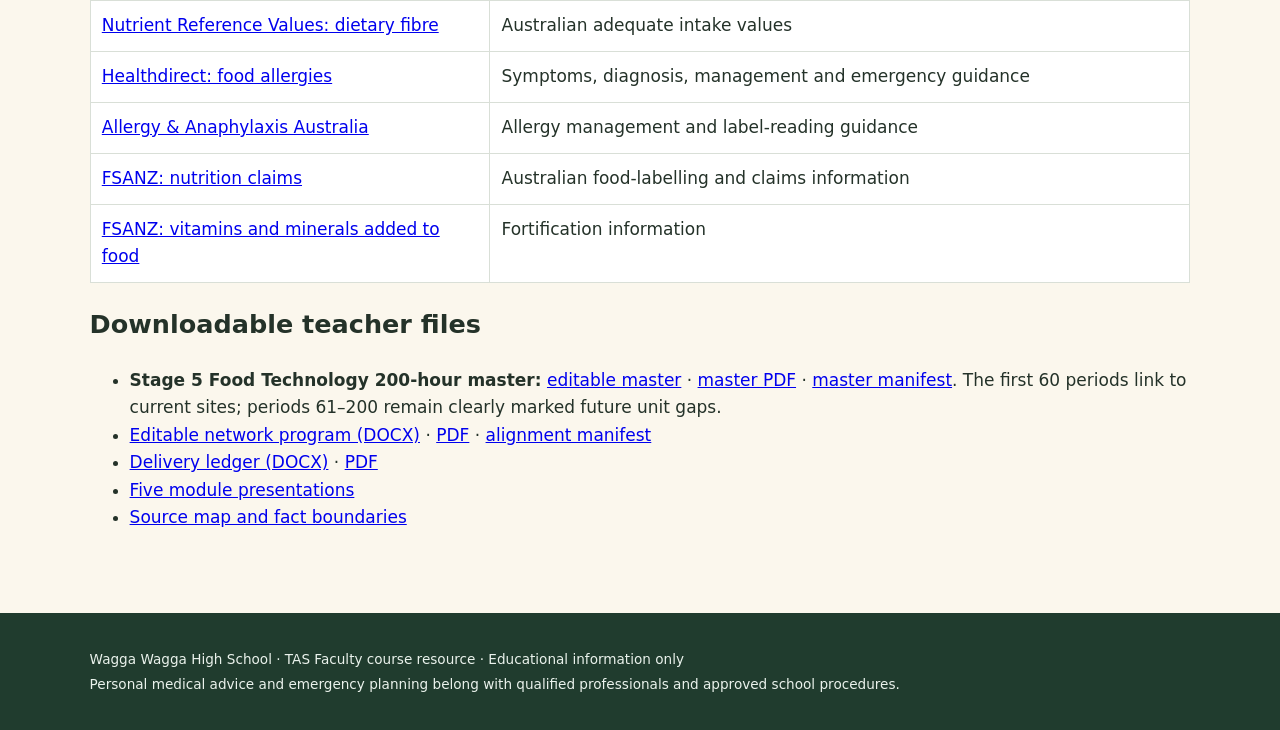
<file: teacher-resources.html>
<!doctype html>
<html lang="en-AU"><head><meta charset="utf-8"><meta name="viewport" content="width=device-width,initial-scale=1">
<title>Teacher resources | Food for Specific Needs</title><link rel="stylesheet" href="assets/site.css?v=2"></head>
<body><a class="skip" href="#main">Skip to content</a>
<header class="site-header"><div class="brand"><span class="brand-mark"><img src="assets/food-for-specific-needs-identity-v1.png" alt=""></span><div><strong>Food for Specific Needs</strong><small>Year 9 · Term 2 · Food Technology</small></div></div>
<button class="nav-toggle" aria-expanded="false" aria-controls="site-nav">Menu</button><nav id="site-nav" aria-label="Course"><a href="index.html">Home</a><a href="index.html#modules">Modules</a><a href="activities.html">Activities</a><a href="folio.html">Folio</a><a href="recipes.html">Recipes</a><a href="videos.html">Videos</a><a href="assessment.html">Assessment</a><a href="teacher-resources.html" class="active">Teacher</a></nav></header>
<main id="main"><section class="page"><p class="eyebrow">Teacher-only planning surface</p><h1>Teacher resources</h1><div class="notice"><strong>Program state:</strong> network-aligned and published through the TAS program library.</div><h2>Teacher to confirm</h2><ul><li>Whether the current class is Year 9 as Classroom indicates, or the Year 10 cohort named in the older unit program.</li><li>Confirm the final school start date for the planned 2027 early implementation of the Food Technology 7–10 Syllabus (2025).</li><li>The 2026 practical sequence, ingredient orders, local allergy controls and any individual management plans.</li><li>Any current formal notification or marking instrument connected to this Term 2 unit.</li><li>Any local Aboriginal Cultural Knowledge and permission required for local content.</li></ul><h2>Course route map</h2><table class="source-table"><thead><tr><th>Module</th><th>Title</th><th>Sections</th><th>Route</th></tr></thead><tbody><tr><td>Module 1</td><td>Understanding specific food needs</td><td>Circumstances that create specific food needs<br>Factors that shape food choices<br>Meal planning for a specific circumstance</td><td><a href="module-1.html">Open</a></td></tr><tr><td>Module 2</td><td>Culture, belief and food practices</td><td>Food taboos and cultural patterns<br>Religious and ethical food choices<br>Respectful investigation and evidence</td><td><a href="module-2.html">Open</a></td></tr><tr><td>Module 3</td><td>Nutrition through the lifecycle</td><td>How needs change across life stages<br>Adolescent nutrition and growth<br>Designing a lifecycle meal</td><td><a href="module-3.html">Open</a></td></tr><tr><td>Module 4</td><td>Allergies, intolerance and safer planning</td><td>Allergy versus intolerance<br>Labels, allergen risk and cross-contact<br>Planning food for a person with a diagnosed need</td><td><a href="module-4.html">Open</a></td></tr><tr><td>Module 5</td><td>Modified foods, fibre and support</td><td>Nutritionally modified and fortified foods<br>Dietary fibre and adolescent needs<br>Support networks and evaluating reliable help</td><td><a href="module-5.html">Open</a></td></tr></tbody></table><h2>Authority and evidence sources</h2><table class="source-table"><thead><tr><th>Source</th><th>Use</th></tr></thead><tbody><tr><td><a href="https://curriculum.nsw.edu.au/learning-areas/tas/food-technology-7-10-2025/overview/course">NESA Food Technology 7–10 Syllabus (2025)</a></td><td>Official authority for the network program and planned 2027 early implementation</td></tr><tr><td><a href="https://curriculum.nsw.edu.au/learning-areas/tas/food-technology-7-10-2025/outcomes">NESA Food Technology 7–10 outcomes (2025)</a></td><td>Exact Stage 5 outcome wording used by the aligned program</td></tr><tr><td><a href="https://www.eatforhealth.gov.au/eating-well/healthy-eating-throughout-all-life">Australian Dietary Guidelines</a></td><td>Broad healthy-eating guidance across life</td></tr><tr><td><a href="https://www.eatforhealth.gov.au/nutrient-reference-values/nutrients/dietary-fibre">Nutrient Reference Values: dietary fibre</a></td><td>Australian adequate intake values</td></tr><tr><td><a href="https://www.healthdirect.gov.au/food-allergies">Healthdirect: food allergies</a></td><td>Symptoms, diagnosis, management and emergency guidance</td></tr><tr><td><a href="https://allergyfacts.org.au/food-allergy-management-and-treatment/">Allergy &amp; Anaphylaxis Australia</a></td><td>Allergy management and label-reading guidance</td></tr><tr><td><a href="https://www.foodstandards.gov.au/consumer/labelling/nutrition">FSANZ: nutrition claims</a></td><td>Australian food-labelling and claims information</td></tr><tr><td><a href="https://www.foodstandards.gov.au/consumer/food-fortification/vitamin-added">FSANZ: vitamins and minerals added to food</a></td><td>Fortification information</td></tr></tbody></table><h2>Downloadable teacher files</h2><ul><li><strong>Stage 5 Food Technology 200-hour master:</strong> <a href="resources/teacher/food-technology-family/Stage-5-Food-200-Hour-Master-Teaching-Program-v2.0-Network-Benchmark.docx">editable master</a> · <a href="resources/teacher/food-technology-family/Stage-5-Food-200-Hour-Master-Teaching-Program-v2.0-Network-Benchmark.pdf">master PDF</a> · <a href="resources/teacher/food-technology-family/Stage-5-Food-200-Hour-Master-Alignment-Manifest-v2.0.json">master manifest</a>. The first 60 periods link to current sites; periods 61–200 remain clearly marked future unit gaps.</li><li><a href="resources/teacher/Food-for-Specific-Needs-20-Period-Teaching-Program-v2.0-Network-Benchmark.docx">Editable network program (DOCX)</a> · <a href="resources/teacher/Food-for-Specific-Needs-20-Period-Teaching-Program-v2.0-Network-Benchmark.pdf">PDF</a> · <a href="resources/teacher/Food-for-Specific-Needs-20-Period-Alignment-Manifest-v2.0.json">alignment manifest</a></li><li><a href="resources/teacher/food-for-specific-needs-delivery-ledger.docx">Delivery ledger (DOCX)</a> · <a href="resources/teacher/food-for-specific-needs-delivery-ledger.pdf">PDF</a></li><li><a href="resources/teacher/presentations/index.html">Five module presentations</a></li><li><a href="resources/teacher/source-map-v1.md">Source map and fact boundaries</a></li></ul></section></main>
<footer><p>Wagga Wagga High School · TAS Faculty course resource · Educational information only</p><p>Personal medical advice and emergency planning belong with qualified professionals and approved school procedures.</p></footer>
<script src="assets/site.js"></script></body></html>
</file>
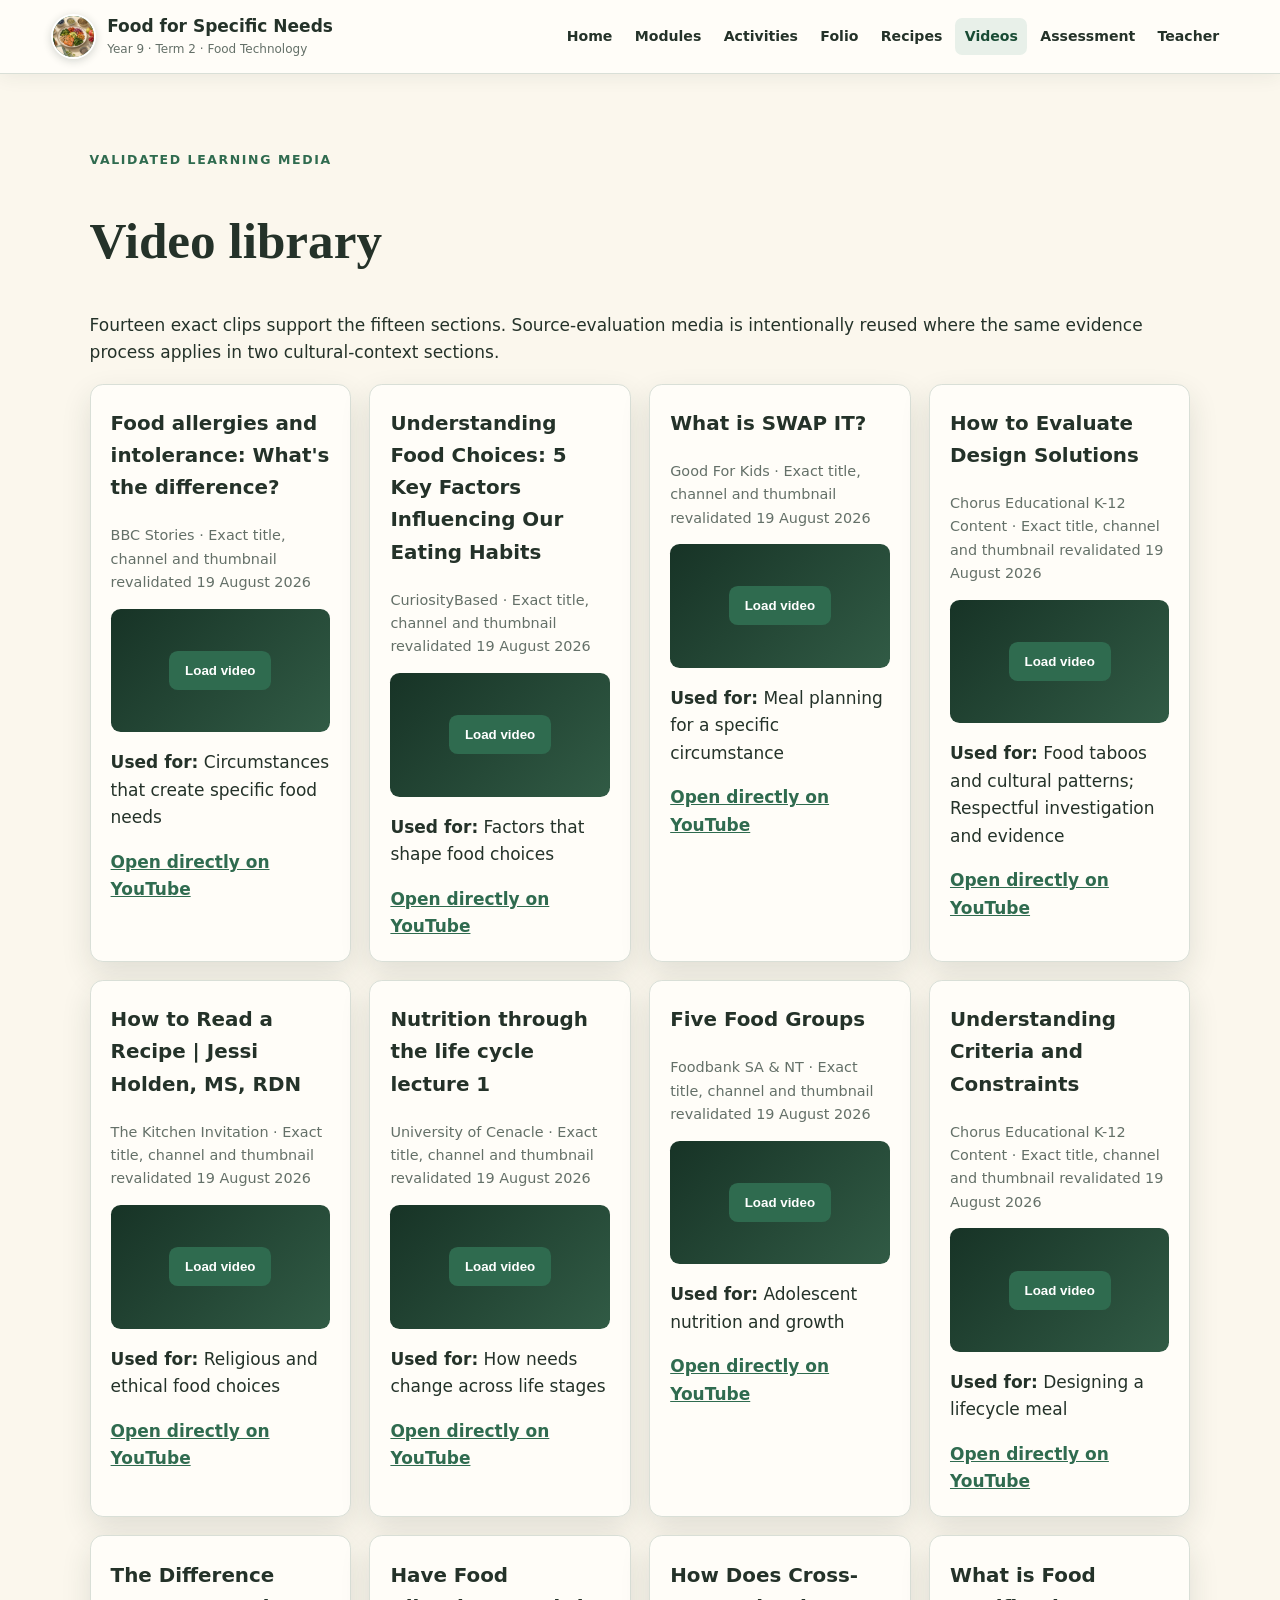
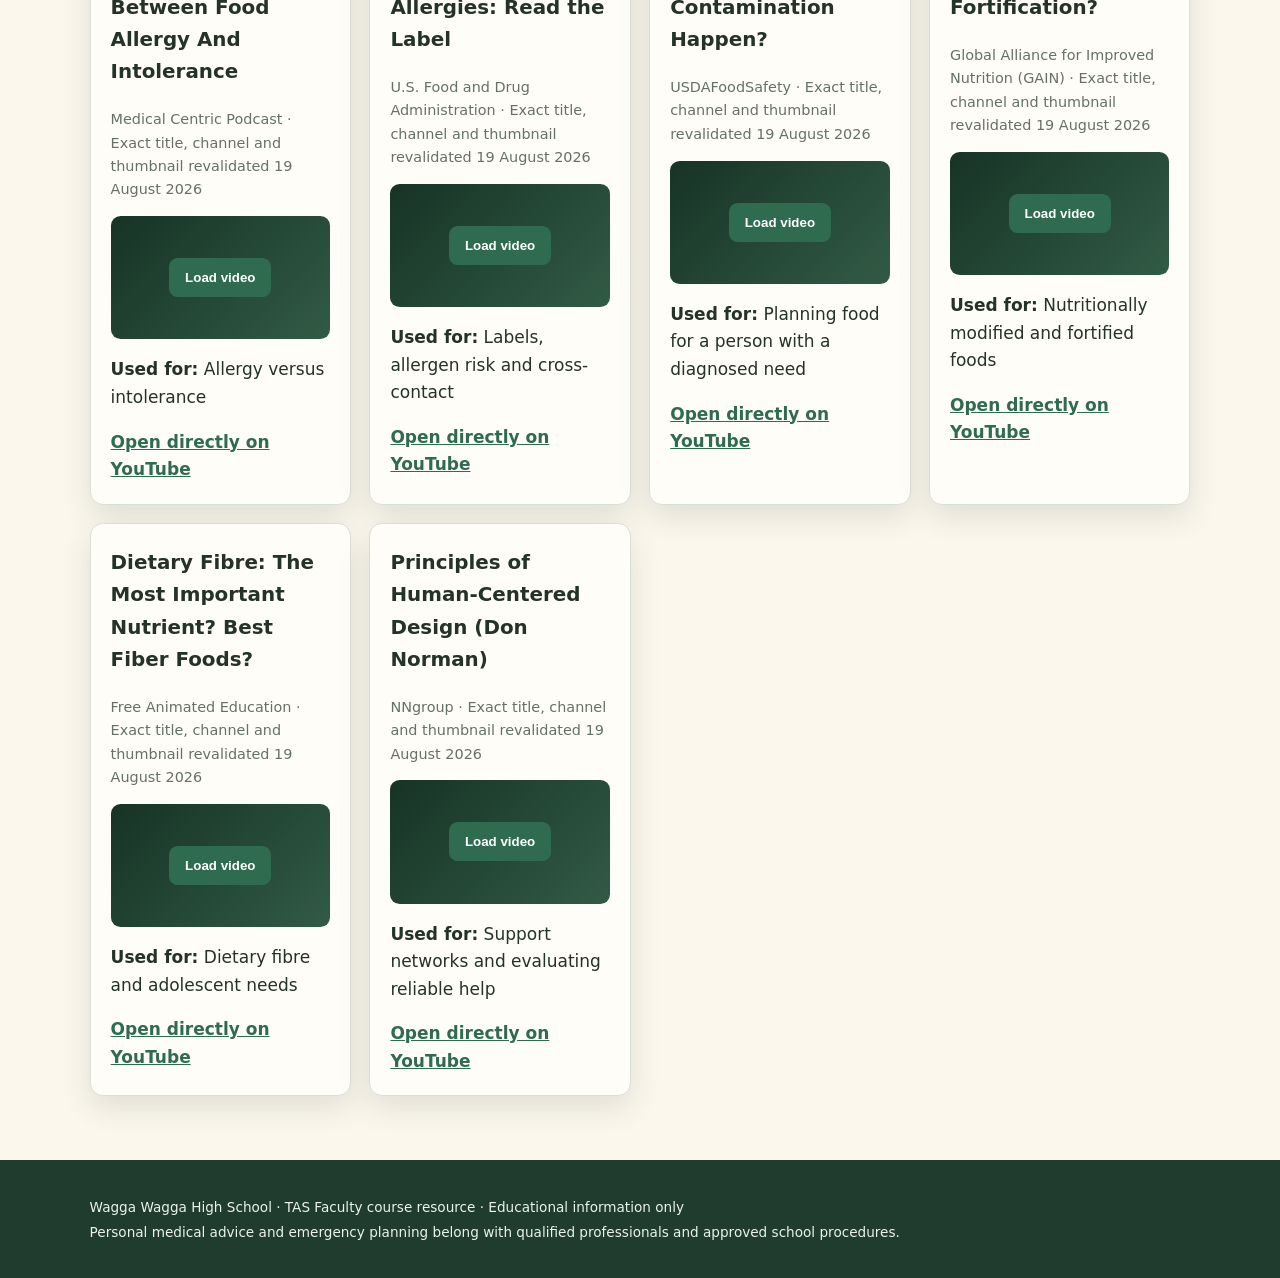
<file: videos.html>
<!doctype html>
<html lang="en-AU"><head><meta charset="utf-8"><meta name="viewport" content="width=device-width,initial-scale=1">
<title>Video library | Food for Specific Needs</title><link rel="stylesheet" href="assets/site.css?v=2"></head>
<body><a class="skip" href="#main">Skip to content</a>
<header class="site-header"><div class="brand"><span class="brand-mark"><img src="assets/food-for-specific-needs-identity-v1.png" alt=""></span><div><strong>Food for Specific Needs</strong><small>Year 9 · Term 2 · Food Technology</small></div></div>
<button class="nav-toggle" aria-expanded="false" aria-controls="site-nav">Menu</button><nav id="site-nav" aria-label="Course"><a href="index.html">Home</a><a href="index.html#modules">Modules</a><a href="activities.html">Activities</a><a href="folio.html">Folio</a><a href="recipes.html">Recipes</a><a href="videos.html" class="active">Videos</a><a href="assessment.html">Assessment</a><a href="teacher-resources.html">Teacher</a></nav></header>
<main id="main"><section class="page"><p class="eyebrow">Validated learning media</p><h1>Video library</h1><p>Fourteen exact clips support the fifteen sections. Source-evaluation media is intentionally reused where the same evidence process applies in two cultural-context sections.</p><div class="grid"><article class="card" id="KEcXoQInysI"><h3>Food allergies and intolerance: What&#x27;s the difference?</h3><p class="meta">BBC Stories · Exact title, channel and thumbnail revalidated 19 August 2026</p><div class="video-placeholder" data-library-video="KEcXoQInysI"><button class="button" type="button">Load video</button></div><p><strong>Used for:</strong> Circumstances that create specific food needs</p><a href="https://www.youtube.com/watch?v=KEcXoQInysI">Open directly on YouTube</a></article><article class="card" id="ny5r53d2c24"><h3>Understanding Food Choices: 5 Key Factors Influencing Our Eating Habits</h3><p class="meta">CuriosityBased · Exact title, channel and thumbnail revalidated 19 August 2026</p><div class="video-placeholder" data-library-video="ny5r53d2c24"><button class="button" type="button">Load video</button></div><p><strong>Used for:</strong> Factors that shape food choices</p><a href="https://www.youtube.com/watch?v=ny5r53d2c24">Open directly on YouTube</a></article><article class="card" id="mjb4niYijsg"><h3>What is SWAP IT?</h3><p class="meta">Good For Kids · Exact title, channel and thumbnail revalidated 19 August 2026</p><div class="video-placeholder" data-library-video="mjb4niYijsg"><button class="button" type="button">Load video</button></div><p><strong>Used for:</strong> Meal planning for a specific circumstance</p><a href="https://www.youtube.com/watch?v=mjb4niYijsg">Open directly on YouTube</a></article><article class="card" id="IqUjftjsnyI"><h3>How to Evaluate Design Solutions</h3><p class="meta">Chorus Educational K-12 Content · Exact title, channel and thumbnail revalidated 19 August 2026</p><div class="video-placeholder" data-library-video="IqUjftjsnyI"><button class="button" type="button">Load video</button></div><p><strong>Used for:</strong> Food taboos and cultural patterns; Respectful investigation and evidence</p><a href="https://www.youtube.com/watch?v=IqUjftjsnyI">Open directly on YouTube</a></article><article class="card" id="NFSZB4dGI_s"><h3>How to Read a Recipe | Jessi Holden, MS, RDN</h3><p class="meta">The Kitchen Invitation · Exact title, channel and thumbnail revalidated 19 August 2026</p><div class="video-placeholder" data-library-video="NFSZB4dGI_s"><button class="button" type="button">Load video</button></div><p><strong>Used for:</strong> Religious and ethical food choices</p><a href="https://www.youtube.com/watch?v=NFSZB4dGI_s">Open directly on YouTube</a></article><article class="card" id="VhIcC89sE3M"><h3>Nutrition through the life cycle lecture 1</h3><p class="meta">University of Cenacle · Exact title, channel and thumbnail revalidated 19 August 2026</p><div class="video-placeholder" data-library-video="VhIcC89sE3M"><button class="button" type="button">Load video</button></div><p><strong>Used for:</strong> How needs change across life stages</p><a href="https://www.youtube.com/watch?v=VhIcC89sE3M">Open directly on YouTube</a></article><article class="card" id="fWZuiMrxPg0"><h3>Five Food Groups</h3><p class="meta">Foodbank SA &amp; NT · Exact title, channel and thumbnail revalidated 19 August 2026</p><div class="video-placeholder" data-library-video="fWZuiMrxPg0"><button class="button" type="button">Load video</button></div><p><strong>Used for:</strong> Adolescent nutrition and growth</p><a href="https://www.youtube.com/watch?v=fWZuiMrxPg0">Open directly on YouTube</a></article><article class="card" id="SIj7CuwdVDA"><h3>Understanding Criteria and Constraints</h3><p class="meta">Chorus Educational K-12 Content · Exact title, channel and thumbnail revalidated 19 August 2026</p><div class="video-placeholder" data-library-video="SIj7CuwdVDA"><button class="button" type="button">Load video</button></div><p><strong>Used for:</strong> Designing a lifecycle meal</p><a href="https://www.youtube.com/watch?v=SIj7CuwdVDA">Open directly on YouTube</a></article><article class="card" id="9yxFJdlO0NA"><h3>The Difference Between Food Allergy And Intolerance</h3><p class="meta">Medical Centric Podcast · Exact title, channel and thumbnail revalidated 19 August 2026</p><div class="video-placeholder" data-library-video="9yxFJdlO0NA"><button class="button" type="button">Load video</button></div><p><strong>Used for:</strong> Allergy versus intolerance</p><a href="https://www.youtube.com/watch?v=9yxFJdlO0NA">Open directly on YouTube</a></article><article class="card" id="BUmfLyiLCqQ"><h3>Have Food Allergies: Read the Label</h3><p class="meta">U.S. Food and Drug Administration · Exact title, channel and thumbnail revalidated 19 August 2026</p><div class="video-placeholder" data-library-video="BUmfLyiLCqQ"><button class="button" type="button">Load video</button></div><p><strong>Used for:</strong> Labels, allergen risk and cross-contact</p><a href="https://www.youtube.com/watch?v=BUmfLyiLCqQ">Open directly on YouTube</a></article><article class="card" id="Xm_X5LJmrbw"><h3>How Does Cross-Contamination Happen?</h3><p class="meta">USDAFoodSafety · Exact title, channel and thumbnail revalidated 19 August 2026</p><div class="video-placeholder" data-library-video="Xm_X5LJmrbw"><button class="button" type="button">Load video</button></div><p><strong>Used for:</strong> Planning food for a person with a diagnosed need</p><a href="https://www.youtube.com/watch?v=Xm_X5LJmrbw">Open directly on YouTube</a></article><article class="card" id="D3tO6iMd2QU"><h3>What is Food Fortification?</h3><p class="meta">Global Alliance for Improved Nutrition (GAIN) · Exact title, channel and thumbnail revalidated 19 August 2026</p><div class="video-placeholder" data-library-video="D3tO6iMd2QU"><button class="button" type="button">Load video</button></div><p><strong>Used for:</strong> Nutritionally modified and fortified foods</p><a href="https://www.youtube.com/watch?v=D3tO6iMd2QU">Open directly on YouTube</a></article><article class="card" id="_qo5Bllt1_M"><h3>Dietary Fibre: The Most Important Nutrient? Best Fiber Foods?</h3><p class="meta">Free Animated Education · Exact title, channel and thumbnail revalidated 19 August 2026</p><div class="video-placeholder" data-library-video="_qo5Bllt1_M"><button class="button" type="button">Load video</button></div><p><strong>Used for:</strong> Dietary fibre and adolescent needs</p><a href="https://www.youtube.com/watch?v=_qo5Bllt1_M">Open directly on YouTube</a></article><article class="card" id="rmM0kRf8Dbk"><h3>Principles of Human-Centered Design (Don Norman)</h3><p class="meta">NNgroup · Exact title, channel and thumbnail revalidated 19 August 2026</p><div class="video-placeholder" data-library-video="rmM0kRf8Dbk"><button class="button" type="button">Load video</button></div><p><strong>Used for:</strong> Support networks and evaluating reliable help</p><a href="https://www.youtube.com/watch?v=rmM0kRf8Dbk">Open directly on YouTube</a></article></div></section><script>document.querySelectorAll('[data-library-video] button').forEach(b=>b.addEventListener('click',()=>{const box=b.parentElement,id=box.dataset.libraryVideo;box.innerHTML=`<iframe class="video-frame" src="https://www.youtube-nocookie.com/embed/${id}?rel=0" title="Learning video" allowfullscreen></iframe>`;}));</script></main>
<footer><p>Wagga Wagga High School · TAS Faculty course resource · Educational information only</p><p>Personal medical advice and emergency planning belong with qualified professionals and approved school procedures.</p></footer>
<script src="assets/site.js"></script></body></html>
</file>
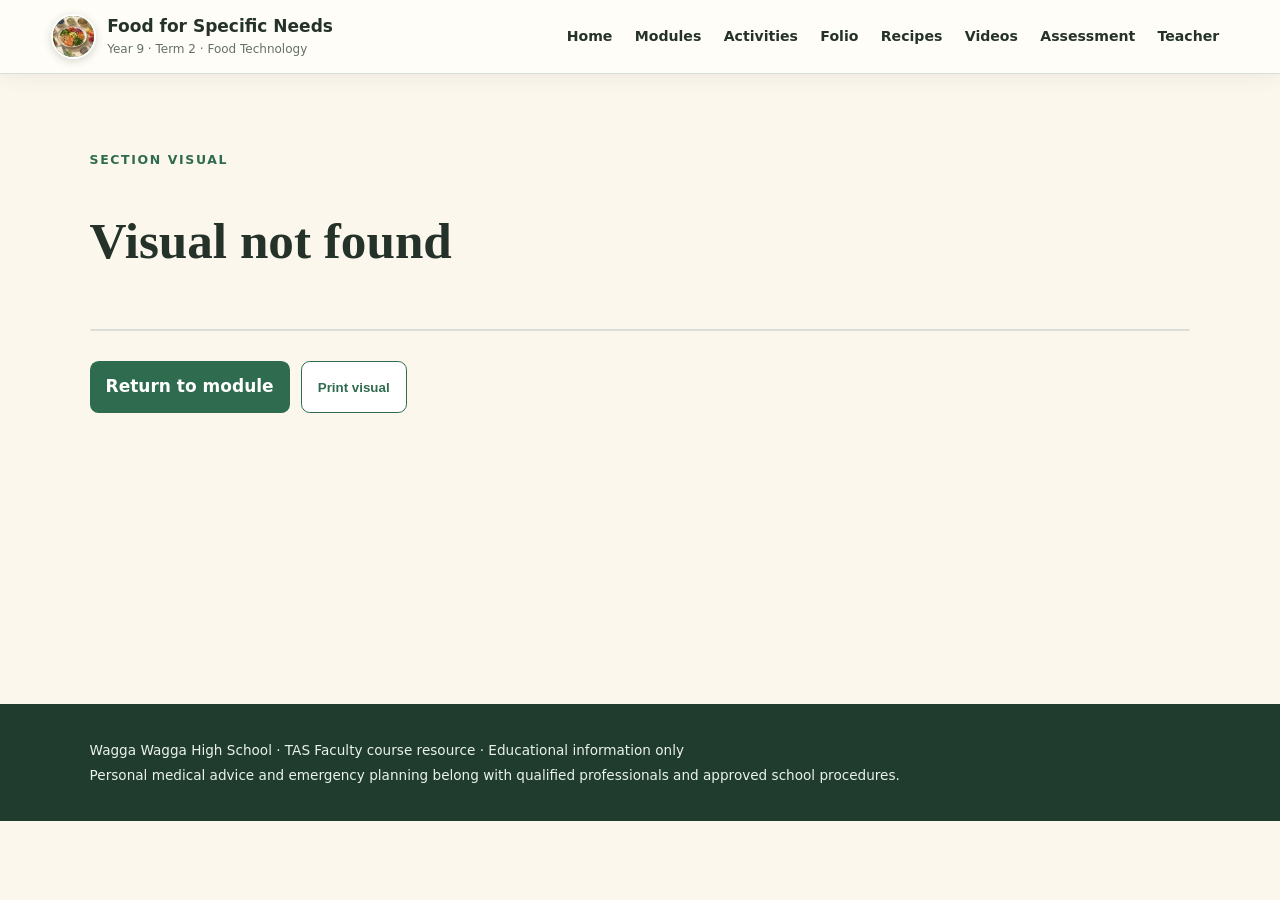
<file: visual.html>
<!doctype html>
<html lang="en-AU"><head><meta charset="utf-8"><meta name="viewport" content="width=device-width,initial-scale=1">
<title>Section visual | Food for Specific Needs</title><link rel="stylesheet" href="assets/site.css?v=2"></head>
<body><a class="skip" href="#main">Skip to content</a>
<header class="site-header"><div class="brand"><span class="brand-mark"><img src="assets/food-for-specific-needs-identity-v1.png" alt=""></span><div><strong>Food for Specific Needs</strong><small>Year 9 · Term 2 · Food Technology</small></div></div>
<button class="nav-toggle" aria-expanded="false" aria-controls="site-nav">Menu</button><nav id="site-nav" aria-label="Course"><a href="index.html">Home</a><a href="index.html#modules">Modules</a><a href="activities.html">Activities</a><a href="folio.html">Folio</a><a href="recipes.html">Recipes</a><a href="videos.html">Videos</a><a href="assessment.html">Assessment</a><a href="teacher-resources.html">Teacher</a></nav></header>
<main id="main"><section class="page"><p class="eyebrow">Section visual</p><h1 data-v-title>Loading visual…</h1><p data-v-goal></p><img class="visual" data-v-img alt=""><div class="actions"><a class="button" data-v-module>Return to module</a><button class="button secondary" onclick="FSN.print()">Print visual</button></div></section><script src="assets/course-data.js"></script><script>const id=new URLSearchParams(location.search).get('section');let found;for(const m of COURSE.modules){for(const s of m.sections){if(s.id===id)found={m,s};}}if(found){document.querySelector('[data-v-title]').textContent=found.s.title;document.querySelector('[data-v-goal]').textContent=found.s.goal;const im=document.querySelector('[data-v-img]');im.src='assets/visuals/'+id+'.svg';im.alt='Concept diagram for '+found.s.title;const a=document.querySelector('[data-v-module]');a.href='module-'+found.m.number+'.html#'+id;}else{document.querySelector('[data-v-title]').textContent='Visual not found';}</script></main>
<footer><p>Wagga Wagga High School · TAS Faculty course resource · Educational information only</p><p>Personal medical advice and emergency planning belong with qualified professionals and approved school procedures.</p></footer>
<script src="assets/site.js"></script></body></html>
</file>
<file: assets/site.css>
.card a.button{color:#fff}.card a.button.secondary{color:var(--green)}
@media print{.folio-stage,.folio-stage *{font-family:Arial,sans-serif!important}}
.brand-mark{display:block!important;overflow:hidden;border:2px solid #fff;box-shadow:0 2px 8px rgba(36,50,41,.2)}.brand-mark img{display:block;width:100%;height:100%;object-fit:cover}.hero-inner{position:relative;z-index:1;max-width:1180px;margin:0 auto;display:grid;grid-template-columns:minmax(0,1fr) minmax(320px,.82fr);align-items:center;gap:clamp(2rem,5vw,5rem)}.hero-media{margin:0;background:rgba(255,253,248,.88);padding:.7rem;border:1px solid rgba(47,107,79,.22);border-radius:1rem;box-shadow:0 20px 45px rgba(36,50,41,.18)}.hero-media img{display:block;width:100%;aspect-ratio:16/9;object-fit:cover;border-radius:.65rem}.hero-media figcaption{padding:.65rem .25rem 0;color:var(--muted);font-size:.82rem;line-height:1.35}@media(max-width:900px){.hero-inner{grid-template-columns:1fr}.hero-media{max-width:720px}}
.activity-box select,.activity-box input[type=text],.photo-control input[type=text]{width:100%;padding:.75rem;border:1px solid #aeb8af;border-radius:.45rem;font:inherit}.folio-orientation{display:grid;grid-template-columns:1fr 1fr;gap:1rem;background:#203c2e;color:white;padding:1.2rem;border-radius:.8rem}.folio-orientation h2{margin-top:0}.activity-tray{margin:1.2rem 0;padding:1rem;background:#eef4ed;border-radius:.8rem}.photo-control{margin-top:1rem;padding:1rem;background:#f7f8f5;border-radius:.6rem}.photo-control img{display:block;max-width:100%;max-height:34rem;margin:.8rem 0;border-radius:.5rem}.photo-control label:not(.button){display:block;margin:.6rem 0 .2rem;font-weight:700}@media(max-width:700px){.folio-orientation{grid-template-columns:1fr}}
:root{--ink:#243229;--green:#2f6b4f;--leaf:#5b8f67;--cream:#fbf7ed;--paper:#fffdf8;--gold:#d4a945;--berry:#924d5b;--line:#d9dfd7;--muted:#647068;--shadow:0 12px 30px rgba(36,50,41,.12)}
*{box-sizing:border-box}html{scroll-behavior:smooth}body{margin:0;background:var(--cream);color:var(--ink);font:17px/1.62 system-ui,-apple-system,"Segoe UI",sans-serif}.skip{position:absolute;left:-999px}.skip:focus{left:1rem;top:1rem;background:#fff;padding:.7rem;z-index:99}.site-header{position:sticky;top:0;z-index:20;display:flex;align-items:center;justify-content:space-between;gap:1rem;padding:.8rem clamp(1rem,4vw,4rem);background:rgba(255,253,248,.97);border-bottom:1px solid var(--line);box-shadow:0 3px 18px rgba(36,50,41,.07)}.brand{display:flex;align-items:center;gap:.7rem}.brand strong,.brand small{display:block}.brand small{color:var(--muted);font-size:.75rem}.brand-mark{display:grid;place-items:center;width:2.8rem;height:2.8rem;border-radius:50%;background:var(--green);color:white;font-weight:800;letter-spacing:.04em}.site-header nav{display:flex;gap:.2rem;flex-wrap:wrap;justify-content:flex-end}.site-header nav a{color:var(--ink);text-decoration:none;padding:.45rem .6rem;border-radius:.45rem;font-size:.88rem;font-weight:650}.site-header nav a:hover,.site-header nav a:focus,.site-header nav a.active{background:#e8f0e9;color:#184b34}.nav-toggle{display:none}main{min-height:70vh}.hero{padding:clamp(3.5rem,8vw,7rem) clamp(1.2rem,7vw,7rem);background:radial-gradient(circle at 88% 12%,#f4df9f 0 8%,transparent 8.5%),linear-gradient(135deg,#e6efe7,#fff9ea 60%,#f5e7e9);position:relative;overflow:hidden}.hero:after{content:"";position:absolute;width:18rem;height:18rem;border:3rem solid rgba(47,107,79,.09);border-radius:50%;right:-7rem;bottom:-8rem}.eyebrow{text-transform:uppercase;letter-spacing:.13em;color:var(--green);font-size:.78rem;font-weight:800}.hero h1{font-family:Georgia,serif;font-size:clamp(2.8rem,7vw,5.8rem);line-height:.95;max-width:11ch;margin:.25rem 0 1rem}.hero p{max-width:68ch;font-size:1.12rem}.actions{display:flex;gap:.7rem;flex-wrap:wrap;margin-top:1.4rem}.button{display:inline-block;background:var(--green);color:#fff;text-decoration:none;border:0;border-radius:.55rem;padding:.75rem 1rem;font-weight:750;cursor:pointer}.button.secondary{background:white;color:var(--green);border:1px solid var(--green)}.band,.page{padding:clamp(2rem,5vw,4rem) clamp(1.2rem,7vw,7rem)}.band h2,.page h1{font-family:Georgia,serif;font-size:clamp(2rem,4vw,3.2rem);line-height:1.1}.notice{border-left:.45rem solid var(--gold);background:#fff8df;padding:1rem 1.2rem;border-radius:.4rem;margin:1.2rem 0}.notice.risk{border-color:var(--berry);background:#faedef}.grid{display:grid;grid-template-columns:repeat(auto-fit,minmax(240px,1fr));gap:1.15rem}.card{background:var(--paper);border:1px solid var(--line);border-radius:.8rem;padding:1.25rem;box-shadow:var(--shadow)}.card h3{margin-top:.2rem}.card a{color:var(--green);font-weight:750}.module-card{display:flex;flex-direction:column}.module-card .number{color:var(--berry);font-weight:800}.module-card .button{margin-top:auto;align-self:flex-start}.progress{height:.45rem;background:#e4e8e4;border-radius:1rem;overflow:hidden}.progress span{display:block;height:100%;background:var(--green);width:0}.module-hero{background:var(--green);color:white;padding:clamp(2.5rem,6vw,5rem) clamp(1.2rem,7vw,7rem)}.module-hero h1{font-family:Georgia,serif;font-size:clamp(2.2rem,5vw,4.6rem);max-width:14ch;line-height:1;margin:.3rem 0}.module-shell{display:grid;grid-template-columns:minmax(0,1fr) 18rem;gap:2rem}.section-card{background:white;border:1px solid var(--line);border-radius:.8rem;padding:clamp(1rem,3vw,2rem);margin-bottom:1.3rem}.section-card h2{font-family:Georgia,serif;line-height:1.15}.section-tools{display:flex;gap:.55rem;flex-wrap:wrap;margin:1rem 0}.tool-link{display:inline-block;padding:.45rem .7rem;border:1px solid var(--green);color:var(--green);border-radius:.45rem;text-decoration:none;font-size:.92rem;font-weight:700}.check{margin-top:1.5rem;padding-top:1rem;border-top:1px solid var(--line)}.question{margin:1.1rem 0;padding:1rem;background:#f7f8f5;border-radius:.55rem}.question label{display:block;margin:.45rem 0}.feedback{margin:.5rem 0;font-weight:650}.written textarea,.folio-stage textarea,.activity-box textarea{width:100%;min-height:8rem;padding:.8rem;border:1px solid #aeb8af;border-radius:.45rem;font:inherit}.module-aside{position:sticky;top:6rem;align-self:start;background:#eef4ed;border-radius:.8rem;padding:1rem}.module-aside nav{display:block}.module-aside a{display:block;color:var(--ink);margin:.55rem 0}.visual{width:100%;height:auto;background:white;border:1px solid var(--line);border-radius:.6rem}.video-frame{aspect-ratio:16/9;width:100%;border:0;border-radius:.6rem;background:#111}.meta{color:var(--muted);font-size:.9rem}.recipe{margin-bottom:1rem}.recipe summary{cursor:pointer;font-weight:800;font-size:1.08rem}.source-table{width:100%;border-collapse:collapse;background:white}.source-table th,.source-table td{border:1px solid var(--line);padding:.7rem;text-align:left;vertical-align:top}.source-table th{background:#e8f0e9}.activity-box,.folio-stage{background:white;border:1px solid var(--line);border-radius:.7rem;padding:1.2rem;margin:1rem 0}.status{font-size:.86rem;color:var(--muted)}footer{background:#203c2e;color:#eaf2ec;padding:2rem clamp(1.2rem,7vw,7rem);font-size:.85rem}footer p{margin:.2rem 0}@media(max-width:900px){.nav-toggle{display:block;background:white;border:1px solid var(--green);padding:.5rem;border-radius:.4rem}.site-header nav{display:none;position:absolute;left:0;right:0;top:4.5rem;background:white;padding:1rem;box-shadow:var(--shadow)}.site-header nav.open{display:grid;grid-template-columns:1fr 1fr}.module-shell{grid-template-columns:1fr}.module-aside{position:static;order:-1}}@media print{.site-header,footer,.section-tools,.actions,.nav-toggle{display:none!important}body{background:white;font-size:12pt}.page,.band{padding:0}.card,.section-card,.activity-box,.folio-stage{box-shadow:none;break-inside:avoid}.module-shell{display:block}.module-aside{display:none}}
.module-start{display:grid;grid-template-columns:minmax(0,1fr) minmax(16rem,.55fr);gap:1rem;margin-bottom:1.4rem}.roadmap{display:flex;gap:.5rem;flex-wrap:wrap;margin:.8rem 0}.roadmap a{background:#e8f0e9;color:var(--green);padding:.4rem .65rem;border-radius:2rem;text-decoration:none;font-weight:700;font-size:.88rem}.theory-block{padding:.2rem 0 .55rem}.theory-block h3{margin-bottom:.2rem;color:#265c45}.inline-visual{margin:1rem 0;background:#f4f7f2;border:1px solid var(--line);border-radius:.7rem;padding:.7rem}.inline-visual img{display:block;width:100%;height:auto;border-radius:.45rem}.inline-visual figcaption{font-size:.9rem;color:var(--muted);margin-top:.55rem}.media-panel{background:#edf3ec;border-radius:.7rem;padding:1rem;margin:1.1rem 0}.video-placeholder{aspect-ratio:16/9;display:grid;place-items:center;text-align:center;background:linear-gradient(135deg,#173326,#315b45);color:white;border-radius:.6rem;padding:1rem}.watch-for{border-left:.35rem solid var(--gold);padding:.65rem .8rem;background:#fff8df;margin:.75rem 0}.response-help{background:#f4f0fa;border-left:.35rem solid #72528d;padding:.75rem 1rem;margin:.7rem 0}.completion-card{background:#203c2e;color:white;border-radius:.8rem;padding:1.2rem;margin:1.4rem 0}.completion-card .progress{background:#536b5d}.completion-card a{color:#fff}.module-meter{font-weight:800;margin:.65rem 0}.question.correct{background:#e7f4e8;border-left:.35rem solid var(--green)}.question.incorrect{background:#faedef;border-left:.35rem solid var(--berry)}.module-nav{display:flex;justify-content:space-between;gap:.8rem;flex-wrap:wrap;margin-top:1.5rem}.presentation-card{border-top:.35rem solid var(--gold)}.resume-strip{display:none;background:#203c2e;color:white;padding:1rem 1.2rem;border-radius:.7rem;margin:1rem 0}.resume-strip.show{display:block}.resume-strip a{color:white;font-weight:800}.progress-summary{font-size:.9rem;color:var(--muted)}@media(max-width:900px){.module-start{grid-template-columns:1fr}}@media(max-width:520px){body{font-size:16px}.site-header{padding:.65rem .75rem}.brand small{display:none}.brand-mark{width:2.35rem;height:2.35rem}.page,.band{padding-left:1rem;padding-right:1rem}.section-card{padding:1rem}.site-header nav.open{grid-template-columns:1fr 1fr;top:3.75rem}.button{width:100%;text-align:center}.section-tools .tool-link{width:100%;text-align:center}.question{padding:.85rem}.module-hero h1{font-size:2.35rem}.module-nav{display:grid}.module-nav a{width:100%}}
</file>
